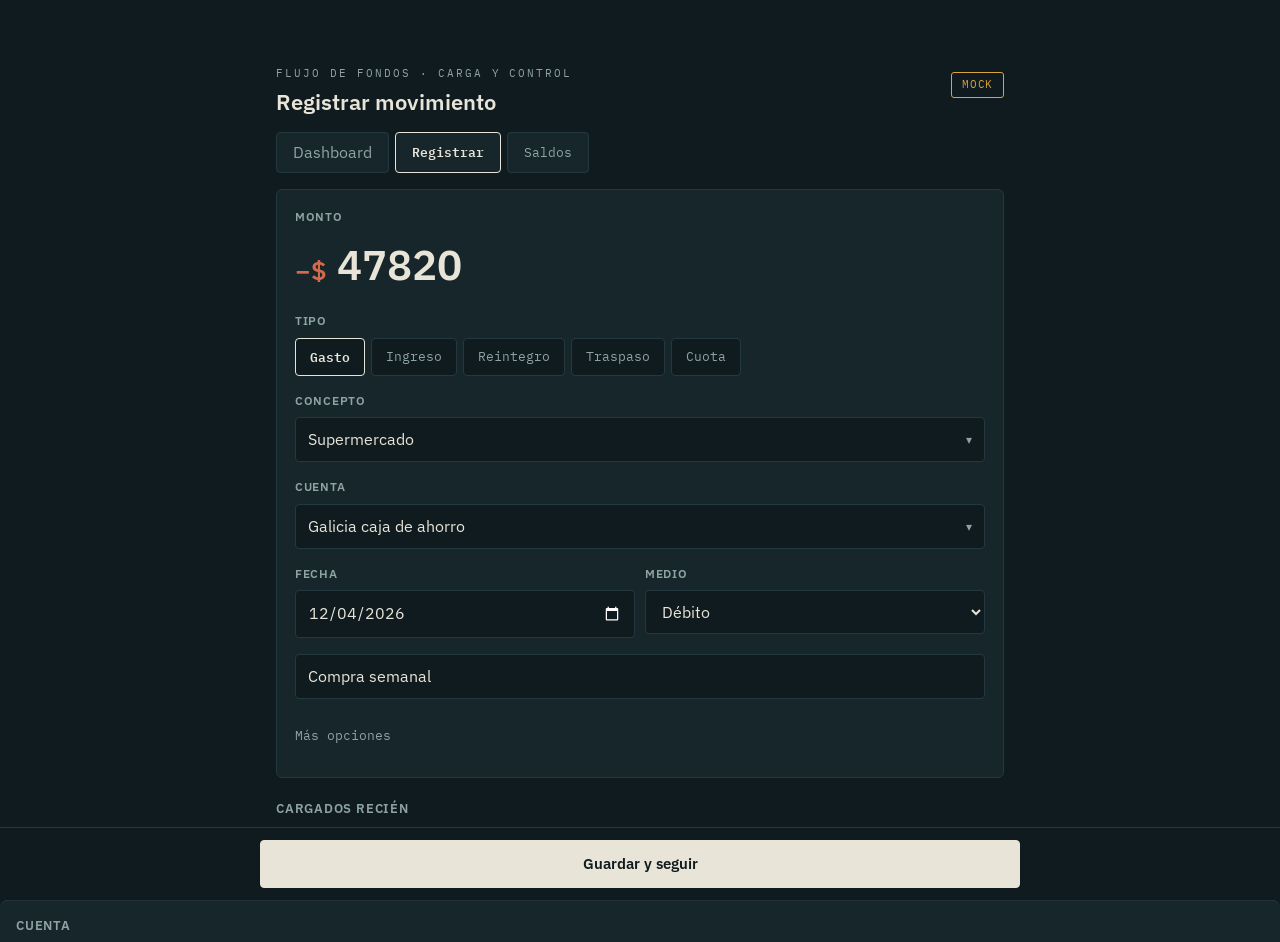
<file: demo-financeapp/index.html>
<!DOCTYPE html>
<html lang="es">
<head>
<meta charset="utf-8">
<meta name="viewport" content="width=device-width,initial-scale=1,viewport-fit=cover">
<title>Registrar — FinanceApp 2.0</title>
<link rel="preconnect" href="https://fonts.googleapis.com"><link rel="preconnect" href="https://fonts.gstatic.com" crossorigin><link href="https://fonts.googleapis.com/css2?family=IBM+Plex+Mono:wght@500;600&family=IBM+Plex+Sans:wght@400;500;600;700&display=swap" rel="stylesheet">
<style>
/* FinanceApp 2.0 — styles.css
   Mismo lenguaje visual que el Dashboard: paleta oscura, IBM Plex, bordes de 4-6px,
   nada de sombras. Las variables son exactamente las del Index.html del tablero,
   así las tres secciones se ven como una sola app.
   Mobile-first (§2.8): el escritorio es la misma pantalla en un viewport ancho. */

:root {
  --bg:      #0F1B1E;
  --surface: #16262B;
  --line:    #24393F;
  --text:    #E8E4D8;
  --muted:   #8FA3A3;
  --usd:     #7FBF8E;
  --riesgo:  #D26A4B;
  --estable: #D9A441;
  --optimo:  #7FBF8E;

  --egreso:   var(--riesgo);
  --ingreso:  var(--usd);
  --traspaso: #8AA9C4;

  --tap:      44px;
  --safe:     env(safe-area-inset-bottom, 0px);
  --safe-top: env(safe-area-inset-top, 0px);
}

* { box-sizing: border-box; margin: 0; padding: 0; -webkit-tap-highlight-color: transparent; }

body {
  background: var(--bg);
  color: var(--text);
  font-family: 'IBM Plex Sans', system-ui, -apple-system, sans-serif;
  -webkit-font-smoothing: antialiased;
  font-size: 16px;            /* 16px evita el zoom automático de iOS al enfocar */
  line-height: 1.45;
}

.mono, .monto-box input, .item .imp, .cta input, .conc .fila span:last-child {
  font-family: 'IBM Plex Mono', ui-monospace, Menlo, Consolas, monospace;
  font-variant-numeric: tabular-nums;
}

/* ---------------------------------------------------------------- layout */

.wrap {
  max-width: 760px;
  margin: 0 auto;
  padding: 20px 16px calc(96px + var(--safe));
}

.eyebrow {
  font-family: 'IBM Plex Mono', monospace; font-size: 11px; letter-spacing: .18em;
  color: var(--muted); text-transform: uppercase;
}
h1 { font-size: 22px; font-weight: 600; margin: 4px 0 14px; }

.encabezado { display: flex; align-items: flex-start; justify-content: space-between; gap: 12px; }

.badge {
  font-family: 'IBM Plex Mono', monospace; font-size: 11px; letter-spacing: .06em;
  text-transform: uppercase; padding: 4px 10px; border-radius: 3px;
  border: 1px solid var(--line); color: var(--muted); white-space: nowrap; margin-top: 6px;
}
.badge.mock { border-color: var(--estable); color: var(--estable); }

/* ---------------------------------------------------------------- nav */

.tabs { display: flex; gap: 6px; flex-wrap: wrap; margin-bottom: 16px; }
.tab {
  font-family: 'IBM Plex Mono', monospace; font-size: 13px;
  padding: 8px 16px; min-height: 38px;
  background: var(--surface); border: 1px solid var(--line); border-radius: 4px;
  color: var(--muted); cursor: pointer;
  transition: border-color .15s, color .15s;
  text-decoration: none; display: inline-flex; align-items: center;
}
.tab:hover { border-color: var(--muted); }
.tab[aria-pressed="true"] { color: var(--text); border-color: var(--text); font-weight: 600; }
.tab:focus-visible { outline: 2px solid var(--estable); outline-offset: 2px; }

/* ---------------------------------------------------------------- tarjetas */

.card {
  background: var(--surface); border: 1px solid var(--line); border-radius: 6px;
  padding: 18px; margin-bottom: 14px;
}

.field { margin-bottom: 16px; }
.field:last-child { margin-bottom: 0; }
label.lbl, h2 {
  display: block; font-size: 12px; font-weight: 600; color: var(--muted);
  text-transform: uppercase; letter-spacing: .06em; margin-bottom: 8px;
}
h2 { font-size: 13px; }

/* ---------------------------------------------------------------- monto */

.monto-box { display: flex; align-items: baseline; gap: 10px; }
.monto-box .signo { font-size: 26px; font-weight: 600; color: var(--muted); }
#monto {
  flex: 1; min-width: 0; width: 100%;
  font-size: 42px; font-weight: 600; line-height: 1;
  border: none; background: transparent; color: var(--text);
  padding: 4px 0;
}
#monto:focus { outline: none; }
#monto::placeholder { color: var(--line); }
.monto-box.egreso  .signo { color: var(--egreso); }
.monto-box.ingreso .signo { color: var(--ingreso); }
.monto-box.traspaso .signo { color: var(--traspaso); }

/* ---------------------------------------------------------------- controles */

.chips { display: flex; gap: 6px; flex-wrap: wrap; }
.chip {
  font-family: 'IBM Plex Mono', monospace; font-size: 13px;
  min-height: 36px; padding: 7px 14px;
  background: var(--bg); border: 1px solid var(--line); border-radius: 4px;
  color: var(--muted); cursor: pointer; transition: border-color .15s, color .15s;
}
.chip:hover { border-color: var(--muted); }
.chip[aria-pressed="true"] { color: var(--text); border-color: var(--text); font-weight: 600; }

.pick, input[type="text"], input:not([type]), input[type="date"], select {
  width: 100%; min-height: var(--tap);
  background: var(--bg); border: 1px solid var(--line); border-radius: 4px;
  color: var(--text); font: inherit; font-size: 16px; padding: 10px 12px;
}
.pick {
  display: flex; align-items: center; justify-content: space-between;
  gap: 8px; text-align: left; cursor: pointer;
}
.pick:hover { border-color: var(--muted); }
.pick .val { flex: 1; min-width: 0; overflow: hidden; text-overflow: ellipsis; white-space: nowrap; }
.pick .val.vacio { color: var(--muted); }
.pick .caret { color: var(--muted); font-size: 12px; }
.pick:focus-visible, input:focus-visible, select:focus-visible {
  outline: 2px solid var(--estable); outline-offset: 2px;
}
input[type="date"] { color-scheme: dark; }

.row2 { display: grid; grid-template-columns: 1fr 1fr; gap: 10px; }

details.mas summary {
  cursor: pointer; list-style: none; color: var(--muted);
  font-family: 'IBM Plex Mono', monospace; font-size: 13px;
  min-height: var(--tap); display: flex; align-items: center;
}
details.mas summary:hover { color: var(--text); }
details.mas summary::-webkit-details-marker { display: none; }
details.mas[open] summary { margin-bottom: 12px; }

/* ---------------------------------------------------------------- barra fija */

.barra {
  position: fixed; left: 0; right: 0; bottom: 0;
  padding: 12px 16px calc(12px + var(--safe));
  background: var(--bg); border-top: 1px solid var(--line);
}
.barra .inner { max-width: 760px; margin: 0 auto; }
.btn {
  width: 100%; min-height: 48px; border-radius: 4px; border: 1px solid var(--text);
  background: var(--text); color: var(--bg);
  font: inherit; font-size: 15px; font-weight: 600; cursor: pointer;
}
.btn[disabled] { opacity: .35; cursor: default; }
.btn.sec {
  background: var(--surface); color: var(--muted); border-color: var(--line);
  min-height: var(--tap); font-family: 'IBM Plex Mono', monospace; font-size: 13px;
}
.btn.sec:hover { border-color: var(--muted); color: var(--text); }

/* ---------------------------------------------------------------- hoja inferior */

.sheet-bg {
  position: fixed; inset: 0; background: rgba(0,0,0,.6);
  opacity: 0; pointer-events: none; transition: opacity .18s;
}
.sheet-bg.open { opacity: 1; pointer-events: auto; }

.sheet {
  position: fixed; left: 0; right: 0; bottom: 0;
  max-height: 82vh; display: flex; flex-direction: column;
  background: var(--surface); border-top: 1px solid var(--line);
  border-radius: 8px 8px 0 0;
  transform: translateY(100%); transition: transform .22s ease;
  padding-bottom: var(--safe); z-index: 50;
}
.sheet.open { transform: none; }
.sheet .head { padding: 16px 16px 10px; border-bottom: 1px solid var(--line); }
.sheet .head h2 { margin: 0 0 10px; }
.sheet .lista { overflow-y: auto; -webkit-overflow-scrolling: touch; }
.sheet .opt {
  display: flex; align-items: center; justify-content: space-between; gap: 10px;
  width: 100%; min-height: var(--tap); padding: 12px 16px;
  border: none; border-bottom: 1px solid var(--line);
  background: transparent; color: var(--text); font: inherit; font-size: 15px;
  text-align: left; cursor: pointer;
}
.sheet .opt:hover { background: var(--bg); }
.sheet .opt small {
  font-family: 'IBM Plex Mono', monospace; color: var(--muted); font-size: 11px; white-space: nowrap;
}
.sheet .grupo {
  padding: 12px 16px 5px; font-family: 'IBM Plex Mono', monospace;
  font-size: 10px; letter-spacing: .12em; text-transform: uppercase;
  color: var(--muted); background: var(--bg);
}

/* ---------------------------------------------------------------- listas */

.hoy h2 { margin: 22px 0 10px; }
.item {
  display: flex; align-items: center; gap: 10px;
  padding: 11px 14px; border: 1px solid var(--line); border-radius: 4px;
  background: var(--surface); margin-bottom: 6px;
}
.item .txt { flex: 1; min-width: 0; }
.item .txt b { display: block; font-size: 14px; font-weight: 500; }
.item .txt small { color: var(--muted); font-size: 11px; }
.item .imp { font-size: 14px; font-weight: 600; white-space: nowrap; }
.item.egreso   .imp { color: var(--egreso); }
.item.ingreso  .imp { color: var(--ingreso); }
.item.traspaso .imp { color: var(--traspaso); }
.item.anulado { opacity: .4; }
.item.anulado .imp { text-decoration: line-through; }
.item .x {
  border: none; background: transparent; color: var(--muted);
  font-size: 18px; width: var(--tap); height: var(--tap); cursor: pointer;
}
.item .x[disabled] { opacity: .3; cursor: default; }

/* ---------------------------------------------------------------- saldos */

.cta {
  display: flex; align-items: center; gap: 10px;
  background: var(--surface); border: 1px solid var(--line); border-radius: 4px;
  padding: 11px 14px; margin-bottom: 6px;
}
.cta .nom { flex: 1; min-width: 0; }
.cta .nom b { display: block; font-size: 14px; font-weight: 500; }
.cta .nom small { color: var(--muted); font-size: 11px; }
.cta input { width: 132px; flex: none; text-align: right; font-size: 15px; }
.cta .est { width: 18px; text-align: center; font-size: 15px; }
.cta.cierra   .est { color: var(--usd); }
.cta.nocierra .est { color: var(--riesgo); }

.conc {
  border: 1px solid var(--line); border-radius: 4px; background: var(--surface);
  padding: 14px; margin-bottom: 8px; font-size: 13px;
}
.conc b { font-size: 14px; }
.conc .fila { display: flex; justify-content: space-between; gap: 12px; margin-top: 5px; }
.conc.cierra   { border-left: 3px solid var(--usd); }
.conc.nocierra { border-left: 3px solid var(--riesgo); }

/* ---------------------------------------------------------------- avisos */

.toast {
  /* Arriba: abajo vive el botón de guardar, que es la zona del pulgar. */
  position: fixed; left: 12px; right: 12px; top: calc(10px + var(--safe-top));
  max-width: 736px; margin: 0 auto;
  display: flex; align-items: center; gap: 12px;
  padding: 13px 14px; border-radius: 4px;
  background: var(--text); color: var(--bg); font-size: 14px;
  transform: translateY(calc(-100% - 24px)); transition: transform .2s ease;
  z-index: 60; cursor: pointer;
}
.toast.open { transform: none; }
.toast.err { background: var(--riesgo); color: #fff; }
.toast .msg { flex: 1; min-width: 0; }
.toast button {
  border: none; background: transparent; color: inherit;
  font: inherit; font-weight: 700; text-decoration: underline; cursor: pointer;
}
.toast button[disabled] { opacity: .5; cursor: default; text-decoration: none; }
.toast .cerrar {
  flex: none; width: 28px; height: 28px; line-height: 1;
  font-size: 20px; opacity: .7; text-decoration: none;
}

.nota { font-size: 12px; color: var(--muted); margin-top: 8px; }
.nota.warn { color: var(--estable); }
.nota.aviso-doble {
  margin: 0; padding: 11px 13px; border-radius: 4px;
  background: var(--bg); border-left: 3px solid var(--traspaso);
  color: var(--text); font-size: 13px;
}

/* --------------------------------------------- build de demo */
#vistaDash{margin:0 -14px}
#vistaDash iframe{width:100%;height:calc(100vh - 190px);border:0;display:block;background:var(--bg)}
.tab#tabDash{font:inherit}

body{padding-top:46px}

</style>
</head>
<body>

<div class="wrap">

  <header class="encabezado">
    <div>
      <div class="eyebrow">Flujo de fondos · carga y control</div>
      <h1 id="titulo">Registrar movimiento</h1>
    </div>
    <span class="badge" id="badge">…</span>
  </header>

  <nav class="tabs" id="tabs">
    <button type="button" class="tab" id="tabDash" data-vista="dash" aria-pressed="false">Dashboard</button>
    <button type="button" class="tab" data-vista="reg" aria-pressed="true">Registrar</button>
    <button type="button" class="tab" data-vista="sal" aria-pressed="false">Saldos</button>
  </nav>

  <div id="vistaReg">

  <!-- ------------------------------------------------ formulario -->
  <form class="card" id="form" autocomplete="off">

    <div class="field">
      <label class="lbl" for="monto">Monto</label>
      <div class="monto-box egreso" id="montoBox">
        <span class="signo" id="signo">−$</span>
        <input id="monto" inputmode="decimal" placeholder="0" aria-label="Monto">
      </div>
      <p class="nota" id="notaMonto" hidden></p>
    </div>

    <div class="field">
      <label class="lbl">Tipo</label>
      <div class="chips" id="tipos" role="group" aria-label="Tipo de movimiento"></div>
    </div>

    <div class="field" id="fConcepto">
      <label class="lbl" for="bConcepto">Concepto</label>
      <button type="button" class="pick" id="bConcepto">
        <span class="val vacio">Elegir concepto</span><span class="caret">▾</span>
      </button>
    </div>

    <div class="field" id="fSub" hidden>
      <label class="lbl" for="bSub">Subcategoría</label>
      <button type="button" class="pick" id="bSub">
        <span class="val vacio">Elegir subcategoría</span><span class="caret">▾</span>
      </button>
    </div>

    <div class="field">
      <label class="lbl" for="bCuenta" id="lblCuenta">Cuenta</label>
      <button type="button" class="pick" id="bCuenta">
        <span class="val vacio">Elegir cuenta</span><span class="caret">▾</span>
      </button>
    </div>

    <div class="field" id="fDestino" hidden>
      <label class="lbl" for="bDestino">Cuenta destino</label>
      <button type="button" class="pick" id="bDestino">
        <span class="val vacio">Elegir destino</span><span class="caret">▾</span>
      </button>
    </div>

    <div class="field" id="fFci" hidden>
      <p class="nota aviso-doble" id="notaFci"></p>
    </div>

    <div class="field row2">
      <div>
        <label class="lbl" for="fecha">Fecha</label>
        <input type="date" id="fecha">
      </div>
      <div>
        <label class="lbl" for="medio">Medio</label>
        <select id="medio">
          <option value="">—</option>
          <option value="debito">Débito</option>
          <option value="transferencia">Transferencia</option>
          <option value="qr">QR / billetera</option>
          <option value="efectivo">Efectivo</option>
        </select>
      </div>
    </div>

    <div class="field">
      <button type="button" class="btn sec" id="bDesc">+ Descripción</button>
      <input type="text" id="desc" placeholder="Opcional" hidden>
    </div>

    <details class="mas" id="mas">
      <summary>Más opciones</summary>
      <div class="field row2">
        <div>
          <label class="lbl" for="moneda">Moneda</label>
          <select id="moneda"><option>ARS</option><option>USD</option></select>
        </div>
        <div>
          <label class="lbl" for="tc">TC aplicado</label>
          <input type="text" id="tc" inputmode="decimal" placeholder="Sólo si es USD">
        </div>
      </div>
      <div class="field">
        <label class="lbl" for="foto">Comprobante</label>
        <input type="file" id="foto" accept="image/*" capture="environment">
        <p class="nota">Se guarda en Drive a partir de F6. Por ahora no se sube.</p>
      </div>
    </details>

  </form>

  <!-- ------------------------------------------------ cargados hoy -->
  <section class="hoy">
    <h2>Cargados recién</h2>
    <div id="lista"><p class="nota">Todavía no cargaste nada en esta sesión.</p></div>
  </section>

  </div><!-- /vistaReg -->

  <!-- ---------------------------------------------- vista tablero -->
  <div id="vistaDash" hidden><iframe id="ifDash" title="Tablero"></iframe></div>

  <!-- ------------------------------------------------ vista saldos -->
  <div id="vistaSal" hidden>
    <div class="card">
      <div class="field">
        <label class="lbl" for="fechaSaldos">Fecha de la declaración</label>
        <input type="date" id="fechaSaldos">
      </div>
      <p class="nota">El saldo se copia de la app del banco. Es el único dato que
        viene de afuera del sistema, y por eso es el que audita.</p>
    </div>

    <div id="cuentasSaldos"><p class="nota">Cargando cuentas…</p></div>

    <section class="hoy">
      <h2>Última conciliación</h2>
      <div id="resConc"><p class="nota">Declará los saldos para ver si cierra.</p></div>
    </section>
  </div>

</div>

<!-- ------------------------------------------------ barra fija -->
<div class="barra">
  <div class="inner">
    <button class="btn" id="guardar" disabled>Guardar y seguir</button>
    <button class="btn" id="guardarSaldos" hidden>Guardar saldos</button>
  </div>
</div>

<!-- ------------------------------------------------ hoja inferior -->
<div class="sheet-bg" id="sheetBg"></div>
<div class="sheet" id="sheet" role="dialog" aria-modal="true">
  <div class="head">
    <h2 id="sheetTitulo">Elegir</h2>
    <input type="text" id="sheetBuscar" placeholder="Buscar…" aria-label="Buscar">
  </div>
  <div class="lista" id="sheetLista"></div>
</div>

<!-- ------------------------------------------------ toast -->
<div class="toast" id="toast" role="status">
  <span class="msg" id="toastMsg"></span>
  <button id="toastAccion" hidden>Deshacer</button>
  <button class="cerrar" id="toastCerrar" aria-label="Cerrar aviso">×</button>
</div>

<script>window.DASH_HTML = "<!DOCTYPE html>\n<html lang=\"es\">\n<head>\n<meta charset=\"UTF-8\">\n<meta name=\"viewport\" content=\"width=device-width, initial-scale=1\">\n<title>Flujo de Fondos<\/title>\n<link rel=\"preconnect\" href=\"https://fonts.googleapis.com\">\n<link href=\"https://fonts.googleapis.com/css2?family=IBM+Plex+Mono:wght@400;500;600&family=IBM+Plex+Sans:wght@400;500;600&display=swap\" rel=\"stylesheet\">\n<script src=\"https://cdnjs.cloudflare.com/ajax/libs/Chart.js/4.4.1/chart.umd.min.js\"><\/script>\n<style>\n  :root{\n    --bg:#0F1B1E; --surface:#16262B; --line:#24393F;\n    --text:#E8E4D8; --muted:#8FA3A3;\n    --usd:#7FBF8E; --riesgo:#D26A4B; --estable:#D9A441; --optimo:#7FBF8E;\n  }\n  *{box-sizing:border-box;margin:0;padding:0}\n  body{background:var(--bg);color:var(--text);font-family:'IBM Plex Sans',sans-serif;\n       -webkit-font-smoothing:antialiased;padding:20px 16px 48px;max-width:760px;margin:0 auto}\n  .mono{font-family:'IBM Plex Mono',monospace;font-variant-numeric:tabular-nums}\n\n  .eyebrow{font-family:'IBM Plex Mono',monospace;font-size:11px;letter-spacing:.18em;\n           color:var(--muted);text-transform:uppercase}\n  h1{font-size:22px;font-weight:600;margin:4px 0 14px}\n  .meta{display:flex;flex-wrap:wrap;gap:8px;align-items:center;margin-bottom:16px}\n  .chip{font-family:'IBM Plex Mono',monospace;font-size:12px;padding:4px 10px;\n        border:1px solid var(--line);border-radius:3px;color:var(--muted)}\n  .chip strong{color:var(--text);font-weight:600}\n\n  /* Selectores de escenario y per\u00edodo */\n  .selector{display:flex;gap:6px;flex-wrap:wrap;margin-bottom:10px}\n  .selector button{font-family:'IBM Plex Mono',monospace;font-size:13px;padding:7px 14px;\n        background:var(--surface);border:1px solid var(--line);border-radius:4px;\n        color:var(--muted);cursor:pointer;transition:border-color .15s,color .15s}\n  .selector button:hover{border-color:var(--muted)}\n  .selector button.on{color:var(--text);border-color:var(--text);font-weight:600}\n  .selector button:focus-visible{outline:2px solid var(--estable);outline-offset:2px}\n  .selector.periodos{margin-bottom:10px}\n  .selector.periodos button{font-size:12px;padding:5px 11px}\n  .selector.meses{margin-bottom:20px}\n  .selector.meses button{font-size:11px;padding:4px 8px}\n  .sel-label{font-size:10px;color:var(--muted);text-transform:uppercase;letter-spacing:.08em;\n             width:100%;margin-bottom:2px}\n\n  .card{background:var(--surface);border:1px solid var(--line);border-radius:6px;\n        padding:18px;margin-bottom:14px}\n  .kpi-label{font-size:12px;color:var(--muted);letter-spacing:.06em;text-transform:uppercase;margin-bottom:6px}\n  .kpi-usd{font-family:'IBM Plex Mono',monospace;font-size:42px;font-weight:600;\n           color:var(--usd);line-height:1;font-variant-numeric:tabular-nums}\n  .kpi-usd small{font-size:18px;color:var(--muted);font-weight:400}\n  .kpi-sub{font-size:12px;color:var(--muted);margin-top:8px}\n\n  .runway{margin-top:18px}\n  .runway-head{display:flex;justify-content:space-between;align-items:baseline;margin-bottom:6px}\n  .runway-val{font-family:'IBM Plex Mono',monospace;font-size:20px;font-weight:600}\n  .runway-track{position:relative;height:10px;background:var(--bg);border:1px solid var(--line);\n                border-radius:5px;overflow:visible}\n  .runway-fill{height:100%;border-radius:5px;background:var(--usd);transition:width .5s ease}\n  .runway-fill.bajo{background:var(--riesgo)}\n  .runway-umbral{position:absolute;top:-5px;bottom:-5px;width:2px;background:var(--text);opacity:.7}\n  .runway-umbral::after{content:'umbral 3m';position:absolute;top:auto;bottom:-20px;left:-16px;\n                        font-family:'IBM Plex Mono',monospace;font-size:10px;color:var(--muted);white-space:nowrap}\n  .runway{padding-bottom:14px}\n\n  .cinta{display:flex;gap:2px;margin-top:10px}\n  .cinta span{flex:1;height:26px;border-radius:2px;opacity:.85;cursor:pointer}\n  .cinta span.sel{outline:2px solid var(--text);outline-offset:1px;opacity:1}\n  .cinta-leyenda{display:flex;gap:14px;margin-top:8px;font-size:11px;color:var(--muted)}\n  .dot{display:inline-block;width:8px;height:8px;border-radius:2px;margin-right:5px;vertical-align:-1px}\n  .cinta-anios{display:flex;justify-content:space-between;font-family:'IBM Plex Mono',monospace;\n               font-size:10px;color:var(--muted);margin-top:4px}\n\n  .chart-wrap{position:relative;height:230px}\n  h2{font-size:13px;font-weight:600;letter-spacing:.06em;text-transform:uppercase;\n     color:var(--muted);margin-bottom:12px}\n  h2 .alcance{font-weight:400;text-transform:none;letter-spacing:0}\n\n  .kpi-doble{display:flex;gap:28px;flex-wrap:wrap;align-items:flex-end;margin-top:4px}\n  .kpi-ars{font-family:'IBM Plex Mono',monospace;font-size:26px;font-weight:600;\n           line-height:1.1;font-variant-numeric:tabular-nums}\n  .kpi-sub2{font-size:11px;color:var(--muted);margin-top:5px;letter-spacing:.04em}\n\n  .grid{display:grid;grid-template-columns:repeat(auto-fit,minmax(130px,1fr));gap:10px}\n  .mini{background:var(--bg);border:1px solid var(--line);border-radius:4px;padding:10px 12px;text-align:center}\n  .mini .l{font-size:10px;color:var(--muted);text-transform:uppercase;letter-spacing:.05em}\n  .mini .v{font-family:'IBM Plex Mono',monospace;font-size:15px;font-weight:500;margin-top:3px}\n  .neg{color:var(--riesgo)} .pos{color:var(--usd)}\n\n  .obj{margin-bottom:12px}\n  .obj:last-child{margin-bottom:0}\n  .obj-head{display:flex;justify-content:space-between;font-size:13px;margin-bottom:5px}\n  .obj-track{height:7px;background:var(--bg);border:1px solid var(--line);border-radius:4px;overflow:hidden}\n  .obj-fill{height:100%;background:var(--estable);border-radius:4px}\n  .obj-fill.full{background:var(--usd)}\n\n  footer{margin-top:22px;font-size:11px;color:var(--muted);text-align:center;line-height:1.6}\n  #preview-banner{display:none;background:var(--estable);color:#0F1B1E;font-size:12px;\n                  font-weight:600;padding:8px 12px;border-radius:4px;margin-bottom:16px;text-align:center}\n  #cargando{text-align:center;color:var(--muted);padding:60px 0;font-family:'IBM Plex Mono',monospace;font-size:13px}\n  @media (prefers-reduced-motion: reduce){ .runway-fill{transition:none} }\n<\/style>\n<\/head>\n<body>\n\n<div id=\"preview-banner\">VISTA PREVIA LOCAL \u2014 datos de ejemplo, no del archivo<\/div>\n<div id=\"cargando\">consultando el tablero y recalculando los tres escenarios\u2026<\/div>\n\n<div id=\"app\" style=\"display:none\">\n  <div class=\"eyebrow\">Informe de gesti\u00f3n \u00b7 solo lectura<\/div>\n  <h1>Flujo de Fondos<\/h1>\n  <div class=\"meta\">\n    <span class=\"chip\">Consulta <strong id=\"generado\" class=\"mono\">\u2014<\/strong><\/span>\n  <\/div>\n\n  <!-- KPI norte -->\n  <div class=\"card\">\n    <div class=\"kpi-label\">Posici\u00f3n proyectada \u00b7 a <span id=\"kpiMes\" class=\"mono\" style=\"color:var(--text)\">\u2014<\/span><\/div>\n    <div class=\"kpi-doble\">\n      <div>\n        <div class=\"kpi-usd\"><span id=\"fondoUSD\">\u2014<\/span> <small>USD<\/small><\/div>\n        <div class=\"kpi-sub2\">Fondo acumulado \u00b7 ahorro y cobertura<\/div>\n      <\/div>\n      <div>\n        <div class=\"kpi-ars\"><span id=\"fondoConting\">\u2014<\/span><\/div>\n        <div class=\"kpi-sub2\">Caja en pesos \u00b7 saldo l\u00edquido del mes<\/div>\n      <\/div>\n    <\/div>\n\n    <div class=\"runway\">\n      <div class=\"runway-head\">\n        <span class=\"kpi-label\" style=\"margin:0\">Margen de cobertura<\/span>\n        <span class=\"runway-val mono\"><span id=\"margen\">\u2014<\/span> <span style=\"font-size:12px;color:var(--muted)\">meses<\/span><\/span>\n      <\/div>\n      <div class=\"runway-track\">\n        <div class=\"runway-fill\" id=\"runwayFill\" style=\"width:0%\"><\/div>\n        <div class=\"runway-umbral\" id=\"runwayUmbral\"><\/div>\n      <\/div>\n    <\/div>\n  <\/div>\n\n  <!-- Cinta de liquidez -->\n  <div class=\"card\">\n    <h2>Estado de liquidez, mes a mes<\/h2>\n    <div class=\"cinta\" id=\"cinta\"><\/div>\n    <div class=\"cinta-anios\" id=\"cintaAnios\"><\/div>\n    <div class=\"cinta-leyenda\">\n      <span><i class=\"dot\" style=\"background:var(--riesgo)\"><\/i>Riesgo<\/span>\n      <span><i class=\"dot\" style=\"background:var(--estable)\"><\/i>Estable<\/span>\n      <span><i class=\"dot\" style=\"background:var(--optimo)\"><\/i>\u00d3ptimo<\/span>\n    <\/div>\n  <\/div>\n\n  <div class=\"selector\" id=\"selEscenarios\" role=\"tablist\" aria-label=\"Escenario\">\n    <span class=\"sel-label\">Escenario<\/span>\n  <\/div>\n  <div class=\"selector periodos\" id=\"selPeriodos\" role=\"tablist\" aria-label=\"Per\u00edodo\">\n    <span class=\"sel-label\">Per\u00edodo<\/span>\n  <\/div>\n  <div class=\"selector meses\" id=\"selMeses\" role=\"tablist\" aria-label=\"Mes\" style=\"display:none\"><\/div>\n\n  <div class=\"card\">\n    <h2>Fondo acumulado y compra mensual <span class=\"alcance\">\u00b7 USD<\/span><\/h2>\n    <div class=\"chart-wrap\"><canvas id=\"chartUSD\"><\/canvas><\/div>\n  <\/div>\n\n  <div class=\"card\">\n    <h2>Ingresos vs. gastos <span class=\"alcance\">\u00b7 ARS<\/span><\/h2>\n    <div class=\"chart-wrap\"><canvas id=\"chartFlujo\"><\/canvas><\/div>\n  <\/div>\n\n  <div class=\"card\">\n    <h2>Margen de cobertura vs. umbral<\/h2>\n    <div class=\"chart-wrap\"><canvas id=\"chartMargen\"><\/canvas><\/div>\n  <\/div>\n\n  <div class=\"card\">\n    <h2>Promedios mensuales (ARS) <span class=\"alcance\" id=\"alcanceProm\"><\/span><\/h2>\n    <div class=\"grid\">\n      <div class=\"mini\"><div class=\"l\">Ingresos<\/div><div class=\"v\" id=\"pIng\">\u2014<\/div><\/div>\n      <div class=\"mini\"><div class=\"l\">Egresos fijos<\/div><div class=\"v\" id=\"pEgr\">\u2014<\/div><\/div>\n      <div class=\"mini\"><div class=\"l\">Cuotas y pr\u00e9stamos<\/div><div class=\"v\" id=\"pCuo\">\u2014<\/div><\/div>\n      <div class=\"mini\"><div class=\"l\">Tasa de ahorro<\/div><div class=\"v\" id=\"pTas\">\u2014<\/div><\/div>\n      <div class=\"mini\"><div class=\"l\">Flujo neto<\/div><div class=\"v\" id=\"pFlu\">\u2014<\/div><\/div>\n    <\/div>\n  <\/div>\n\n  <div class=\"card\">\n    <h2>Cobertura de objetivos <span class=\"alcance\" id=\"alcanceObj\"><\/span><\/h2>\n    <div id=\"objetivos\"><\/div>\n  <\/div>\n\n  <footer>\n    Fuente: TABLERO_CONTROL del Google Sheet \u00b7 los tres escenarios se recalculan al cargar; el archivo queda en su escenario original.<br>\n    El registro y los supuestos se editan en el Sheet, no ac\u00e1.\n  <\/footer>\n<\/div>\n\n<script>\nconst UMBRAL = 3, RUNWAY_MAX = 12;\nconst cssVar = n => getComputedStyle(document.documentElement).getPropertyValue(n).trim();\nconst colorEstado = e => ({'Riesgo':cssVar('--riesgo'),'Estable':cssVar('--estable'),'\u00d3ptimo':cssVar('--optimo')})[e] || cssVar('--line');\n\nconst fmt0   = v => Math.round(v).toLocaleString('es-AR');                       // sin decimales\nconst fmtUSD = v => fmt0(v);\nconst fmtARS = v => '$ ' + (Math.abs(v)>=1e6 ? (v/1e6).toLocaleString('es-AR',{maximumFractionDigits:2})+' M' : fmt0(v));\nconst fmtK   = v => Math.abs(v)>=1e6 ? '$ '+(v/1e6).toLocaleString('es-AR',{maximumFractionDigits:1})+' M'\n                 : Math.abs(v)>=1e3 ? '$ '+(v/1e3).toLocaleString('es-AR',{maximumFractionDigits:0})+' K'\n                 : '$ '+fmt0(v);\nconst fmtPct = v => (v*100).toLocaleString('es-AR',{maximumFractionDigits:1})+' %';\nconst fmtMes = ym => { const [y,m]=ym.split('-');\n  return ['ene','feb','mar','abr','may','jun','jul','ago','sep','oct','nov','dic'][+m-1]+' '+y.slice(2); };\nconst mesCorto = ym => fmtMes(ym).split(' ')[0];\nconst hoyYM = () => { const d=new Date(); return d.getFullYear()+'-'+String(d.getMonth()+1).padStart(2,'0'); };\nconst mesIdx = ym => { const [y,m]=ym.split('-').map(Number); return y*12+m; };\n// Si el mes pedido no existe en la serie visible, devuelve el m\u00e1s cercano disponible\nfunction ajustarMes(deseado, serie){\n  if (serie.some(s=>s.fecha===deseado)) return deseado;\n  let mejor = serie[serie.length-1].fecha, dist = Infinity;\n  serie.forEach(s=>{ const d = Math.abs(mesIdx(s.fecha)-mesIdx(deseado));\n    if (d < dist){ dist = d; mejor = s.fecha; } });\n  return mejor;\n}\n\n// ---------- Estado de la app ----------\nlet DATA = null;\nlet escenarioVisto = null;\nlet periodoVisto = 'Todo';\nlet mesVisto = null;                 // mes navegado; por defecto, el \u00faltimo del per\u00edodo visible\nlet charts = { usd:null, flujo:null, margen:null };\n\n// L\u00ednea vertical sutil: marca el mes navegado por defecto, o el punto bajo el cursor\nconst lineaMes = {\n  id: 'lineaMes',\n  afterDraw(chart){\n    let x = null;\n    const act = chart.tooltip && chart.tooltip.getActiveElements ? chart.tooltip.getActiveElements() : [];\n    if (act.length) x = act[0].element.x;\n    else if (chart.$mesIdx != null) {\n      const p = chart.getDatasetMeta(0).data[chart.$mesIdx];\n      if (p) x = p.x;\n    }\n    if (x == null) return;\n    const {ctx, chartArea:{top,bottom}} = chart;\n    ctx.save();\n    ctx.strokeStyle = 'rgba(232,228,216,.28)';\n    ctx.lineWidth = 1;\n    ctx.setLineDash([3,4]);\n    ctx.beginPath(); ctx.moveTo(x,top); ctx.lineTo(x,bottom); ctx.stroke();\n    ctx.restore();\n  }\n};\n\nfunction iniciar(d){\n  DATA = d;\n  escenarioVisto = d.escenarioActivo;\n  document.getElementById('cargando').style.display='none';\n  document.getElementById('app').style.display='block';\n  document.getElementById('generado').textContent = d.generadoEl;\n\n  // Botonera de escenarios\n  const se = document.getElementById('selEscenarios');\n  d.escenarios.forEach(esc=>{\n    const b = document.createElement('button');\n    b.textContent = esc;\n    b.dataset.esc = esc;\n    b.onclick = ()=>{ escenarioVisto = esc; pintar(); };\n    se.appendChild(b);\n  });\n\n  // Botonera de per\u00edodos: a\u00f1os presentes en la serie + Todo\n  const anios = [...new Set(d.porEscenario[escenarioVisto].serie.map(s=>s.fecha.slice(0,4)))];\n  const sp = document.getElementById('selPeriodos');\n  ['Todo', ...anios].forEach(per=>{\n    const b = document.createElement('button');\n    b.textContent = per;\n    b.dataset.per = per;\n    b.onclick = ()=>{\n      periodoVisto = per;\n      if (per === 'Todo') mesVisto = hoyYM();                 // el presente como referencia\n      else if (mesVisto) mesVisto = per + '-' + mesVisto.slice(5); // mismo mes, otro a\u00f1o\n      pintar();\n    };\n    sp.appendChild(b);\n  });\n\n  crearCharts();\n  pintar();\n}\n\nfunction serieVisible(){\n  const s = DATA.porEscenario[escenarioVisto].serie;\n  return periodoVisto==='Todo' ? s : s.filter(x=>x.fecha.slice(0,4)===periodoVisto);\n}\n\nfunction pintar(){\n  const esc = DATA.porEscenario[escenarioVisto];\n  const serie = serieVisible();\n\n  // Estado visual de botoneras\n  document.querySelectorAll('#selEscenarios button').forEach(b=>\n    b.classList.toggle('on', b.dataset.esc===escenarioVisto));\n  document.querySelectorAll('#selPeriodos button').forEach(b=>\n    b.classList.toggle('on', b.dataset.per===periodoVisto));\n\n  // KPIs del mes navegado (por defecto, el mes calendario actual)\n  mesVisto = ajustarMes(mesVisto || hoyYM(), serie);\n  const punto = serie.find(s=>s.fecha===mesVisto);\n  document.getElementById('kpiMes').textContent = fmtMes(punto.fecha);\n  document.getElementById('fondoUSD').textContent = fmtUSD(punto.fondoUSD);\n  const conting = isFinite(punto.fondoContingARS) ? punto.fondoContingARS : esc.kpis.fondoContingARS;\n  document.getElementById('fondoConting').textContent = isFinite(conting) ? fmtARS(conting) : '\u2014';\n  document.getElementById('margen').textContent = punto.margen.toLocaleString('es-AR',{maximumFractionDigits:1});\n  const fill = document.getElementById('runwayFill');\n  fill.style.width = Math.min(punto.margen/RUNWAY_MAX,1)*100 + '%';\n  fill.classList.toggle('bajo', punto.margen < UMBRAL);\n\n  // Chips de mes: visibles solo cuando hay un a\u00f1o elegido\n  const sm = document.getElementById('selMeses');\n  if (periodoVisto === 'Todo') {\n    sm.style.display = 'none';\n  } else {\n    sm.style.display = 'flex';\n    sm.innerHTML = '<span class=\"sel-label\">Mes<\/span>';\n    serie.forEach(s=>{\n      const b = document.createElement('button');\n      b.textContent = mesCorto(s.fecha);\n      b.classList.toggle('on', s.fecha === mesVisto);\n      b.onclick = ()=>{ mesVisto = s.fecha; pintar(); };\n      sm.appendChild(b);\n    });\n  }\n  document.getElementById('runwayUmbral').style.left = (UMBRAL/RUNWAY_MAX*100)+'%';\n\n  // Cinta de liquidez del per\u00edodo visible\n  const cinta = document.getElementById('cinta');\n  cinta.innerHTML = '';\n  serie.forEach(s=>{\n    const el = document.createElement('span');\n    el.style.background = colorEstado(s.estado);\n    el.title = fmtMes(s.fecha)+' \u00b7 '+s.estado+' \u00b7 '+s.margen.toFixed(1)+' m';\n    if (s.fecha === mesVisto) el.classList.add('sel');\n    el.onclick = ()=>{ mesVisto = s.fecha; pintar(); };\n    cinta.appendChild(el);\n  });\n  const anios = [...new Set(serie.map(s=>s.fecha.slice(0,4)))];\n  document.getElementById('cintaAnios').innerHTML = anios.map(a=>'<span>'+a+'<\/span>').join('');\n\n  // Gr\u00e1ficos\n  const labels = serie.map(s=>fmtMes(s.fecha));\n  const mi = serie.findIndex(s=>s.fecha===mesVisto);\n  charts.usd.$mesIdx = mi; charts.flujo.$mesIdx = mi; charts.margen.$mesIdx = mi;\n  charts.usd.data.labels = labels;\n  charts.usd.data.datasets[0].data = serie.map(s=>s.fondoUSD);\n  // Compra USD del mes: ARS convertidos al TC de la columna M; sin TC no se dibuja el punto\n  charts.usd.data.datasets[1].data = serie.map(s=> s.tc>0 ? s.compraUSDARS/s.tc : null);\n  charts.usd.update();\n  charts.flujo.data.labels = labels;\n  charts.flujo.data.datasets[0].data = serie.map(s=>s.ingresos);\n  charts.flujo.data.datasets[1].data = serie.map(s=>s.egresos + s.cuotas);\n  charts.flujo.update();\n  charts.margen.data.labels = labels;\n  charts.margen.data.datasets[0].data = serie.map(s=>s.margen);\n  charts.margen.data.datasets[1].data = serie.map(()=>UMBRAL);\n  charts.margen.update();\n\n  // Promedios recalculados sobre el per\u00edodo visible\n  const n = serie.length || 1;\n  const avg = f => serie.reduce((a,s)=>a+f(s),0)/n;\n  document.getElementById('alcanceProm').textContent =\n    periodoVisto==='Todo' ? '\u00b7 horizonte completo' : '\u00b7 '+periodoVisto;\n  document.getElementById('pIng').textContent = fmtARS(avg(s=>s.ingresos));\n  document.getElementById('pEgr').textContent = fmtARS(avg(s=>s.egresos));\n  document.getElementById('pCuo').textContent = fmtARS(avg(s=>s.cuotas));\n  const tasa = avg(s=>s.tasaAhorro), flujo = avg(s=>s.flujoNeto);\n  const tas = document.getElementById('pTas');\n  tas.textContent = fmtPct(tasa);\n  tas.className = 'v ' + (tasa>=0?'pos':'neg');\n  const flu = document.getElementById('pFlu');\n  flu.textContent = fmtARS(flujo);\n  flu.className = 'v ' + (flujo>=0?'pos':'neg');\n\n  // Objetivos: cobertura del fondo del mes navegado sobre cada monto objetivo (USD)\n  document.getElementById('alcanceObj').textContent = '\u00b7 a ' + fmtMes(punto.fecha);\n  const cont = document.getElementById('objetivos');\n  cont.innerHTML = '';\n  esc.objetivos.forEach(o=>{\n    // El tablero guarda cobertura al mes de G3; el monto objetivo se despeja: objetivo = D7 / cobertura\n    const objetivoUSD = (o.cobertura && isFinite(o.cobertura) && o.cobertura > 0 && esc.kpis.fondoUSD > 0)\n      ? esc.kpis.fondoUSD / o.cobertura : null;\n    const sinDato = !objetivoUSD || !isFinite(objetivoUSD);\n    const pct = sinDato ? 0 : Math.max(0, punto.fondoUSD / objetivoUSD);\n    const detalle = sinDato ? 'sin dato en el tablero'\n                            : fmtPct(pct)+' de USD '+fmt0(objetivoUSD);\n    const div = document.createElement('div');\n    div.className = 'obj';\n    div.innerHTML =\n      '<div class=\"obj-head\"><span>'+o.nombre+'<\/span>'+\n      '<span class=\"mono\">'+detalle+'<\/span><\/div>'+\n      '<div class=\"obj-track\"><div class=\"obj-fill'+(pct>=1?' full':'')+\n      '\" style=\"width:'+Math.min(pct,1)*100+'%\"><\/div><\/div>';\n    cont.appendChild(div);\n  });\n}\n\nfunction crearCharts(){\n  const gridCol = cssVar('--line'), tickCol = cssVar('--muted');\n  const base = tooltipFmt => ({\n    responsive:true, maintainAspectRatio:false, animation:{duration:300},\n    interaction:{mode:'index', intersect:false},\n    plugins:{ legend:{display:false},\n      tooltip:{ callbacks:{ label: ctx => tooltipFmt(ctx.parsed.y) } } },\n    scales:{ x:{grid:{color:gridCol},ticks:{color:tickCol,maxTicksLimit:8,font:{family:'IBM Plex Mono',size:10}}},\n             y:{grid:{color:gridCol},ticks:{color:tickCol,font:{family:'IBM Plex Mono',size:10},\n                callback:v=>fmt0(v)}} }\n  });\n\n  charts.usd = new Chart(document.getElementById('chartUSD'),{\n    type:'line',\n    data:{labels:[], datasets:[\n      { label:'Fondo acumulado', data:[], borderColor:cssVar('--usd'),\n        backgroundColor:'rgba(127,191,142,.12)', fill:true, borderWidth:2, pointRadius:0,\n        pointHitRadius:12, tension:.25 },\n      { label:'Compra USD del mes', data:[], borderColor:cssVar('--estable'),\n        borderWidth:1.5, borderDash:[6,4], pointRadius:0, pointHitRadius:12,\n        tension:.25 }\n    ]},\n    options: (()=>{ const o = base(v => fmt0(v)+' USD');\n      o.plugins.legend = { display:true, labels:{ color:tickCol, boxWidth:14, boxHeight:2,\n        font:{family:'IBM Plex Sans', size:11} } };\n      o.plugins.tooltip.callbacks.label = ctx => ctx.dataset.label+': '+fmt0(ctx.parsed.y)+' USD';\n      return o; })(),\n    plugins: [lineaMes]\n  });\n\n  charts.flujo = new Chart(document.getElementById('chartFlujo'),{\n    type:'line',\n    data:{labels:[], datasets:[\n      { label:'Ingresos',   data:[], borderColor:cssVar('--usd'),     borderWidth:2, pointRadius:0, pointHitRadius:12, tension:.25 },\n      { label:'Gastos',     data:[], borderColor:cssVar('--riesgo'),  borderWidth:2, pointRadius:0, pointHitRadius:12, tension:.25 }\n    ]},\n    options: (()=>{ const o = base(v=>v);\n      o.plugins.legend = { display:true, labels:{ color:tickCol, boxWidth:14, boxHeight:2,\n        font:{family:'IBM Plex Sans', size:11} } };\n      o.plugins.tooltip.callbacks.label = ctx => ctx.dataset.label+': '+fmtK(ctx.parsed.y);\n      o.scales.y.ticks.callback = v => fmtK(v);\n      return o; })(),\n    plugins: [lineaMes]\n  });\n\n  charts.margen = new Chart(document.getElementById('chartMargen'),{\n    type:'line',\n    data:{labels:[], datasets:[\n      { data:[], borderColor:cssVar('--estable'), borderWidth:2, pointRadius:0,\n        pointHitRadius:12, tension:.25 },\n      { data:[], borderColor:cssVar('--text'), borderWidth:1, borderDash:[5,5], pointRadius:0 }\n    ]},\n    options: (()=>{ const o = base(v => v.toLocaleString('es-AR',{maximumFractionDigits:1})+' meses');\n      o.plugins.tooltip.filter = i => i.datasetIndex===0;   // el umbral no muestra tooltip\n      o.scales.y.ticks.callback = v => v;                    // meses, escala chica\n      return o; })(),\n    plugins: [lineaMes]\n  });\n}\n\nfunction fallo(err){\n  document.getElementById('cargando').textContent = 'No se pudo leer el tablero: '+ (err && err.message || err);\n}\n\n// ---------- Arranque ----------\nif (typeof google !== 'undefined' && google.script) {\n  google.script.run.withSuccessHandler(iniciar).withFailureHandler(fallo).getDashboardData();\n} else {\n  document.getElementById('preview-banner').style.display='block';\n  const meses=[], ini=new Date(2025,10,1);\n  for(let i=0;i<50;i++){ const f=new Date(ini.getFullYear(),ini.getMonth()+i,1);\n    meses.push(f.getFullYear()+'-'+String(f.getMonth()+1).padStart(2,'0')); }\n  const arma = factor => {\n    let usd=0;\n    const serie = meses.map((m,i)=>{ usd += (i<4?0 : (400+i*45)*factor);\n      const margen = Math.max(.3, usd/(2800 - i*10));\n      return { fecha:m, ingresos:(5000000+i*60000)*factor, egresos:2300000+i*20000,\n               cuotas:i<38?850000:0, tasaAhorro:.05+.01*i*factor, flujoNeto:(i%7===0?-1:1)*(300000+i*40000),\n               fondoContingARS:500000, compraUSDARS:(i<4?0:(600000+i*35000)*factor),\n               fondoUSD:usd, tc:1480+i*15, fondoARS:usd*(1480+i*15), margen,\n               estado: margen<1.5?'Riesgo': margen<8?'Estable':'\u00d3ptimo' }; });\n    const u = serie[49];\n    return { kpis:{fondoUSD:u.fondoUSD, margenMeses:u.margen, fondoContingARS:500000},\n             objetivos:[{nombre:'Viaje',cobertura:19.56*factor},{nombre:'Depto',cobertura:1.30*factor},\n                        {nombre:'Casa',cobertura:0.78*factor}], serie };\n  };\n  iniciar({ escenarios:['Pesimista','Base','Optimista'], escenarioActivo:'Base',\n    mesSeleccionado:meses[49],\n    porEscenario:{ Pesimista:arma(.55), Base:arma(1), Optimista:arma(1.45) },\n    generadoEl:'vista previa' });\n}\n<\/script>\n<\/body>\n<\/html>\n";</script>
<script>
/**
 * FinanceApp 2.0 — api.js
 *
 * Única puerta de salida de datos del front. Dos adaptadores intercambiables:
 *   · MockAdapter — datos de ejemplo, para iterar en el navegador sin Google.
 *   · GasAdapter  — google.script.run envuelto en promesas.
 *
 * Ningún otro archivo llama a Google directamente. Esta capa es lo que hace
 * barata la eventual mudanza a otro hosting (ver §2.10 del documento).
 */

(function (global) {
  'use strict';

  // ---------------------------------------------------------------- GAS

  /**
   * Las funciones srv* del server devuelven STRING JSON, no objetos: Apps Script
   * serializa los objetos por su cuenta y ante cualquier valor que no le gusta
   * devuelve null sin avisar. Mandar JSON hace el transporte predecible.
   */
  function gasCall(fn, args) {
    return new Promise(function (resolve, reject) {
      google.script.run
        .withSuccessHandler(function (txt) {
          if (txt === null || txt === undefined) {
            return reject(new Error('El servidor no devolvió nada. Revisá el registro de ejecuciones.'));
          }
          try { resolve(typeof txt === 'string' ? JSON.parse(txt) : txt); }
          catch (e) { reject(new Error('Respuesta ilegible del servidor: ' + String(txt).slice(0, 120))); }
        })
        .withFailureHandler(function (err) { reject(new Error(err && err.message || String(err))); })
        [fn].apply(null, args || []);
    });
  }

  var GasAdapter = {
    modo: 'vivo',
    getCatalogos: function () { return gasCall('srvGetCatalogos'); },
    appendMovimientos: function (lote, opts) { return gasCall('srvAppendMovimientos', [lote, opts || {}]); },
    appendCompraTarjeta: function (c, opts) { return gasCall('srvAppendCompraTarjeta', [c, opts || {}]); },
    declararSaldos: function (l, opts) { return gasCall('srvDeclararSaldos', [l, opts || {}]); },
    anularMovimiento: function (id, motivo) { return gasCall('srvAnularMovimiento', [id, motivo]); },
    getUltimosMovimientos: function (n) { return gasCall('srvUltimosMovimientos', [n]); },
    estadoSaldos: function () { return gasCall('srvEstadoSaldos'); },
    registrarRendimiento: function (c, m) { return gasCall('srvRegistrarRendimiento', [c, m]); }
  };

  // ---------------------------------------------------------------- MOCK

  var MOCK_CUENTAS = [
    { id: 'galicia_ars', nombre: 'Galicia caja de ahorro', tipo: 'banco', moneda: 'ARS', concilia: 'si', activo: 'si' },
    { id: 'galicia_usd', nombre: 'Galicia caja de ahorro USD', tipo: 'banco', moneda: 'USD', concilia: 'si', activo: 'si' },
    { id: 'fima', nombre: 'FIMA', tipo: 'fci', moneda: 'ARS', concilia: 'si', activo: 'si' },
    { id: 'mercadopago', nombre: 'MercadoPago', tipo: 'billetera', moneda: 'ARS', concilia: 'si', activo: 'si' },
    { id: 'efectivo', nombre: 'Efectivo', tipo: 'efectivo', moneda: 'ARS', concilia: 'si', activo: 'si' }
  ];

  var MOCK_CONCEPTOS = [
    ['Sueldo', 2, 'INGRESOS', 'no'], ['Imp. Ganancias', 3, 'INGRESOS', 'no'],
    ['Bono/Vacaciones/Regalos/Aum. retroactivo', 4, 'INGRESOS', 'no'],
    ['Alquiler Joaco', 5, 'INGRESOS', 'no'], ['SAC', 7, 'INGRESOS', 'no'],
    ['Alquiler', 9, 'EGRESOS', 'si'], ['Gastos Alquiler', 10, 'EGRESOS', 'si'],
    ['Luz', 11, 'EGRESOS', 'si'], ['Gas', 12, 'EGRESOS', 'si'], ['Agua', 13, 'EGRESOS', 'si'],
    ['Celular', 14, 'EGRESOS', 'si'], ['Celular abuela', 15, 'EGRESOS', 'si'],
    ['Internet', 16, 'EGRESOS', 'si'], ['Spotify', 17, 'EGRESOS', 'si'], ['IA', 18, 'EGRESOS', 'si'],
    ['Seguros', 19, 'EGRESOS', 'si'], ['Gastos Auto', 20, 'EGRESOS', 'si'],
    ['Patente/Inmobiliario', 21, 'EGRESOS', 'si'], ['Teatro', 22, 'EGRESOS', 'si'],
    ['Futurock', 23, 'EGRESOS', 'si'], ['Verdulería', 24, 'EGRESOS', 'si'],
    ['Carnicería', 25, 'EGRESOS', 'si'], ['Supermercado', 26, 'EGRESOS', 'si'],
    ['Ida a la oficina', 27, 'EGRESOS', 'si'], ['Farmacia', 28, 'EGRESOS', 'si'],
    ['Regalos cumples', 29, 'EGRESOS', 'si'], ['Delivery/Pedidos', 30, 'EGRESOS', 'si'],
    ['Salidas', 31, 'EGRESOS', 'si'], ['Cigarrillos', 32, 'EGRESOS', 'si'],
    ['Flores', 33, 'EGRESOS', 'si'], ['Peluquería', 34, 'EGRESOS', 'si'],
    ['Limpieza', 35, 'EGRESOS', 'si'], ['Resto Extra', 36, 'EGRESOS', 'si'],
    ['Gastos Extra', 37, 'EGRESOS', 'si'], ['TC Mamá', 38, 'EGRESOS', 'no'],
    ['TC Galicia', 39, 'EGRESOS', 'no'],
    ['Cuota Préstamo MercadoPago', 41, 'DEUDA', 'no'], ['Cuota Préstamo Galicia', 42, 'DEUDA', 'no'],
    ['Cuota Préstamo Anses', 43, 'DEUDA', 'no'], ['Cuota Préstamo Provincia', 44, 'DEUDA', 'no']
  ].map(function (c) {
    return { concepto: c[0], fila: c[1], bloque: c[2], admite_reintegro: c[3], activo: 'si' };
  });

  var MOCK_SUBS = ['Viaje a Bolivar', 'Almuerzo home office', 'Veterinario Albus', 'Plantas',
    'Libros', 'Regalos', 'Ropa', 'Hogar', 'Panadería', 'Mudanza a Bolivar',
    'Eventos/Recitales', 'Vacaciones', 'Quebradura']
    .map(function (s) { return { concepto: 'Gastos Extra', subcategoria: s, activo: 'si' }; });

  var MockAdapter = {
    modo: 'mock',
    _mov: [],

    getCatalogos: function () {
      return this._demora({
        cuentas: MOCK_CUENTAS,
        conceptos: MOCK_CONCEPTOS,
        subcategorias: MOCK_SUBS,
        config: { MES_INICIO_LEDGER: '2026-09', MODO: 'sombra' },
        hoy: new Date().toISOString().slice(0, 10),
        recientes: {
          conceptos: { 'Supermercado': 12, 'Salidas': 8, 'Delivery/Pedidos': 6, 'Verdulería': 5, 'Gastos Auto': 4 },
          cuentas: { 'galicia_ars': 20, 'mercadopago': 9, 'efectivo': 2 }
        }
      });
    },

    appendMovimientos: function (lote, opts) {
      var self = this;
      var resultados = lote.map(function (m, i) {
        // Espeja las validaciones del server, en versión mínima, para que el
        // mock no de una falsa sensación de que todo entra.
        if (!(Number(m.monto) > 0)) return { indice: i, ok: false, error: 'Monto inválido' };
        if (m.fecha > new Date().toISOString().slice(0, 10)) {
          return { indice: i, ok: false, error: 'No se cargan movimientos futuros' };
        }
        if (m.tipo !== 'TRASPASO' && !m.concepto) return { indice: i, ok: false, error: 'Falta el concepto' };
        if (m.concepto === 'Gastos Extra' && !m.subcategoria) {
          return { indice: i, ok: false, error: '"Gastos Extra" exige subcategoría' };
        }
        if (m.tipo === 'TRASPASO' && (!m.cuenta_destino || m.cuenta_destino === m.cuenta)) {
          return { indice: i, ok: false, error: 'Traspaso: destino inválido' };
        }
        var id = 'mock-' + Date.now() + '-' + i;
        var filas = m.desde_fci && m.tipo !== 'TRASPASO' ? 2 : 1;
        self._mov.push({
          id: id, fecha: m.fecha, tipo: m.tipo, concepto: m.concepto || '(traspaso)',
          descripcion: m.descripcion, monto: Number(m.monto), cuenta: m.cuenta, estado: 'confirmado'
        });
        return { indice: i, ok: true, id: id, filas: new Array(filas) };
      });
      var errores = resultados.some(function (r) { return !r.ok; });
      return this._demora({
        ok: !errores,
        escritos: errores ? 0 : resultados.reduce(function (a, r) { return a + (r.filas ? r.filas.length : 0); }, 0),
        resultados: resultados
      });
    },

    appendCompraTarjeta: function (c) {
      return this._demora({ ok: true, grupo_id: 'mock-tj-' + Date.now(), cuotas: Number(c.cuotas_total) });
    },

    declararSaldos: function (l) {
      var self = this;
      l.forEach(function (d) { self._saldos[d.cuenta] = { saldo: d.saldo_real, fecha: d.fecha }; });
      return this._demora({ ok: true, escritos: l.length });
    },

    _saldos: {},

    estadoSaldos: function () {
      var self = this;
      return this._demora({
        hoy: new Date().toISOString().slice(0, 10),
        cuentas: MOCK_CUENTAS.map(function (c) {
          var u = self._saldos[c.id];
          return {
            id: c.id, nombre: c.nombre, moneda: c.moneda, tipo: c.tipo,
            ultimoSaldo: u ? u.saldo : (c.id === 'fima' ? 495265 : 0),
            ultimaFecha: u ? u.fecha : '2026-09-09',
            cierra: c.id !== 'fima', diferencia: c.id === 'fima' ? -5297.42 : 0,
            rendimientoSugerido: c.id === 'fima' ? 5297.42 : null,
            tna: c.id === 'fima' ? 0.43 : null, tnaPlausible: true
          };
        })
      });
    },

    registrarRendimiento: function () { return this._demora({ ok: true, monto: 5297.42, concepto: 'Rendimientos FIMA' }); },

    anularMovimiento: function (id) {
      var m = this._mov.filter(function (x) { return x.id === id; })[0];
      if (m) m.estado = 'anulado';
      return this._demora({ ok: true });
    },

    getUltimosMovimientos: function (n) {
      return this._demora(this._mov.slice(-(n || 20)).reverse());
    },

    // Simula la latencia real de Apps Script (§2.9) para que la UX se pruebe
    // contra el peor caso y no contra una respuesta instantánea.
    _demora: function (v) {
      return new Promise(function (res) {
        setTimeout(function () { res(JSON.parse(JSON.stringify(v))); }, 350 + Math.random() * 900);
      });
    }
  };

  // ---------------------------------------------------------------- selector

  var enApps = typeof google !== 'undefined' && google.script && google.script.run;
  global.API = enApps ? GasAdapter : MockAdapter;
  global.API.enApps = !!enApps;

})(window);

/* ============================================================ SEMILLA DEMO
   Números inventados. No hay ni un dato real de nadie acá adentro.
   Se monta encima del MockAdapter para que las dos pantallas abran con
   contenido: sin esto, la demo arranca vacía y no se entiende qué hace.
   ========================================================================= */
(function () {
  var A = window.API;

  var hoy = new Date();
  var d = function (n) {
    var x = new Date(hoy.getTime() - n * 86400000);
    return x.toISOString().slice(0, 10);
  };

  A._mov = [
    { id: 'demo-1', fecha: d(0), tipo: 'EGRESO',    concepto: 'Supermercado',
      descripcion: 'Compra semanal', monto: 47820, cuenta: 'galicia_ars', estado: 'confirmado' },
    { id: 'demo-2', fecha: d(0), tipo: 'EGRESO',    concepto: 'Delivery/Pedidos',
      descripcion: '', monto: 12400, cuenta: 'mercadopago', estado: 'confirmado' },
    { id: 'demo-3', fecha: d(1), tipo: 'REINTEGRO', concepto: 'Ida a la oficina',
      descripcion: 'Nafta del viaje a Capital', monto: 38000, cuenta: 'galicia_ars', estado: 'confirmado' },
    { id: 'demo-4', fecha: d(1), tipo: 'TRASPASO',  concepto: '(traspaso)',
      descripcion: 'Rescate para pagar', monto: 90000, cuenta: 'fima', estado: 'confirmado' },
    { id: 'demo-5', fecha: d(2), tipo: 'DEUDA',     concepto: 'Cuota Préstamo Galicia',
      descripcion: 'Cuota 7 de 24', monto: 156300, cuenta: 'galicia_ars', estado: 'confirmado' }
  ];

  /* Una cuenta que no cierra es lo interesante de mostrar: el FCI devenga y la
     diferencia del tramo ES el rendimiento, no un error. */
  var DEMO = {
    galicia_ars: { saldo: 214650,  cierra: true,  dif: 0 },
    galicia_usd: { saldo: 1840,    cierra: true,  dif: 0 },
    fima:        { saldo: 1286470, cierra: false, dif: -8412.65,
                   rend: 8412.65, tna: 0.412 },
    mercadopago: { saldo: 63120,   cierra: true,  dif: 0 },
    efectivo:    { saldo: 0,       cierra: true,  dif: 0 }
  };

  A.estadoSaldos = function () {
    var self = this;
    return this._demora({
      hoy: d(0),
      cuentas: Object.keys(DEMO).map(function (id) {
        var base = NOMBRES[id], x = DEMO[id];
        var u = self._saldos[id];
        return {
          id: id, nombre: base.nombre, moneda: base.moneda, tipo: base.tipo,
          ultimoSaldo: u ? u.saldo : x.saldo,
          ultimaFecha: u ? u.fecha : d(1),
          cierra: x.cierra, diferencia: x.dif,
          rendimientoSugerido: x.rend || null,
          tna: x.tna === undefined ? null : x.tna,
          tnaPlausible: true
        };
      })
    });
  };

  var NOMBRES = {
    galicia_ars: { nombre: 'Galicia caja de ahorro',     moneda: 'ARS', tipo: 'banco' },
    galicia_usd: { nombre: 'Galicia caja de ahorro USD', moneda: 'USD', tipo: 'banco' },
    fima:        { nombre: 'FIMA',                       moneda: 'ARS', tipo: 'fci' },
    mercadopago: { nombre: 'MercadoPago',                moneda: 'ARS', tipo: 'billetera' },
    efectivo:    { nombre: 'Efectivo',                   moneda: 'ARS', tipo: 'efectivo' }
  };

  A.registrarRendimiento = function () {
    DEMO.fima.cierra = true; DEMO.fima.dif = 0; DEMO.fima.rend = null;
    return this._demora({ ok: true, monto: 8412.65, concepto: 'Rendimientos FIMA' });
  };

  /* La demora real de Apps Script es de 1 a 3 segundos (§2.9). Acá se deja una
     versión corta: alcanza para que se vea que la UI es optimista, sin que la
     demo parezca trabada. */
  A._demora = function (v) {
    return new Promise(function (res) {
      setTimeout(function () { res(JSON.parse(JSON.stringify(v))); }, 180 + Math.random() * 260);
    });
  };
})();

(function () {
  var $ = function (id) { return document.getElementById(id); };

  function esperar(cond, hacer, intentos) {
    intentos = intentos === undefined ? 60 : intentos;
    if (cond()) return hacer();
    if (intentos <= 0) return;                     // se rinde en silencio
    setTimeout(function () { esperar(cond, hacer, intentos - 1); }, 100);
  }

  function elegir(botonId, texto, luego) {
    $(botonId).click();
    esperar(function () { return $('sheetLista').children.length > 0; }, function () {
      var b = Array.prototype.filter.call($('sheetLista').querySelectorAll('button'),
        function (x) { return x.textContent.indexOf(texto) === 0; })[0];
      if (b) b.click();
      setTimeout(luego, 220);
    });
  }

  window.addEventListener('DOMContentLoaded', function () {
    esperar(function () { return $('badge').textContent !== 'cargando' &&
                                 $('tipos').children.length > 0; }, function () {
      var m = $('monto');
      m.value = '47820';
      m.dispatchEvent(new Event('input', { bubbles: true }));
      elegir('bConcepto', 'Supermercado', function () {
        elegir('bCuenta', 'Galicia caja de ahorro', function () {
          $('medio').value = 'debito';
          $('bDesc').click();
          $('desc').value = 'Compra semanal';
          if (document.activeElement) document.activeElement.blur();
          window.scrollTo(0, 0);
        });
      });
    });
  });
})();

</script>
<script>
/**
 * FinanceApp 2.0 — app.js
 *
 * Lógica del formulario de registro. Habla sólo con window.API (api.js).
 *
 * Principios que este archivo respeta (§2.8 y §2.9 del documento):
 *   · El formulario está operativo apenas llegan los catálogos. Nada más lo bloquea.
 *   · UI optimista: el movimiento aparece en la lista al instante; la escritura va atrás.
 *   · Confirmación con deshacer, nunca un diálogo previo.
 *   · Guardar no vuelve al inicio: limpia monto y descripción y deja el foco listo.
 */

(function () {
  'use strict';

  var $ = function (id) { return document.getElementById(id); };

  var TIPOS = [
    { id: 'EGRESO',    label: 'Gasto',     signo: '−$', clase: 'egreso' },
    { id: 'INGRESO',   label: 'Ingreso',   signo: '+$', clase: 'ingreso' },
    { id: 'REINTEGRO', label: 'Reintegro', signo: '+$', clase: 'ingreso' },
    { id: 'TRASPASO',  label: 'Traspaso',  signo: '$',  clase: 'traspaso' },
    { id: 'DEUDA',     label: 'Cuota',     signo: '−$', clase: 'egreso' }
  ];

  var cat = null;                                  // catálogos del server
  var st = { tipo: 'EGRESO', concepto: '', subcategoria: '', cuenta: '', destino: '' };
  var pendientes = 0;                              // escrituras en vuelo

  // ================================================================ arranque

  document.addEventListener('DOMContentLoaded', function () {
    pintarTipos();
    // La pestaña inicial también viaja desde el server: location.search dentro
    // del iframe es el del iframe, no el de la app.
    if (window.TAB_INICIAL === 'sal') setTimeout(function () { irA('sal'); }, 0);
    $('fecha').value = new Date().toISOString().slice(0, 10);
    conectar();
    cargarCatalogos();
  });

  function cargarCatalogos() {
    $('badge').textContent = 'cargando';
    API.getCatalogos().then(function (c) {
      cat = c;
      if (c.hoy) $('fecha').value = c.hoy;
      $('badge').textContent = API.enApps ? (c.config.MODO || 'en vivo') : 'mock';
      $('badge').classList.toggle('mock', !API.enApps);
      $('badge').title = API.enApps
        ? 'Ledger desde ' + c.config.MES_INICIO_LEDGER + ' · modo ' + c.config.MODO
        : 'Datos de ejemplo. No se escribe nada en la planilla.';
      revisar();
    }).catch(function (e) {
      $('badge').textContent = 'sin conexión';
      aviso('No pude cargar los catálogos: ' + e.message, true);
    });
  }

  // ================================================================ tipos

  function pintarTipos() {
    $('tipos').innerHTML = '';
    TIPOS.forEach(function (t) {
      var b = document.createElement('button');
      b.type = 'button';
      b.className = 'chip';
      b.textContent = t.label;
      b.setAttribute('aria-pressed', String(t.id === st.tipo));
      b.onclick = function () { setTipo(t.id); };
      $('tipos').appendChild(b);
    });
  }

  function setTipo(id) {
    st.tipo = id;
    var t = tipoActual();

    // Un traspaso no lleva concepto; lleva cuenta destino.
    var esTraspaso = id === 'TRASPASO';
    $('fConcepto').hidden = esTraspaso;
    $('fDestino').hidden = !esTraspaso;
    $('lblCuenta').textContent = esTraspaso ? 'Cuenta origen' : 'Cuenta';

    $('signo').textContent = t.signo;
    $('montoBox').className = 'monto-box ' + t.clase;

    // Al cambiar de tipo, un concepto que ya no aplica se limpia.
    if (st.concepto && !conceptoValido(st.concepto)) setConcepto('');

    pintarTipos();
    revisarFci();
    revisar();
  }

  function tipoActual() {
    return TIPOS.filter(function (t) { return t.id === st.tipo; })[0];
  }

  /** Qué conceptos tienen sentido para el tipo elegido. */
  function conceptosDelTipo() {
    if (!cat) return [];
    return cat.conceptos.filter(function (c) {
      if (st.tipo === 'INGRESO')   return c.bloque === 'INGRESOS';
      if (st.tipo === 'DEUDA')     return c.bloque === 'DEUDA';
      // Mismo criterio que el server: si acá se ofrece un concepto que allá se
      // rechaza, el usuario lo elige y recién al guardar se entera. Una sola regla.
      if (st.tipo === 'REINTEGRO') return c.admite_reintegro === 'si';
      if (st.tipo === 'EGRESO')    return c.bloque === 'EGRESOS';
      return true;
    });
  }

  function conceptoValido(nombre) {
    return conceptosDelTipo().some(function (c) { return c.concepto === nombre; });
  }

  // ================================================================ selección

  function setConcepto(nombre) {
    st.concepto = nombre;
    ponerVal('bConcepto', nombre, 'Elegir concepto');
    var esExtra = nombre === 'Gastos Extra';
    $('fSub').hidden = !esExtra;
    if (!esExtra) { st.subcategoria = ''; ponerVal('bSub', '', 'Elegir subcategoría'); }
    revisar();
  }

  function setCuenta(id) {
    st.cuenta = id;
    ponerVal('bCuenta', nombreCuenta(id), 'Elegir cuenta');
    revisarFci();
    revisar();
  }

  function ponerVal(btnId, texto, placeholder) {
    var v = $(btnId).querySelector('.val');
    v.textContent = texto || placeholder;
    v.classList.toggle('vacio', !texto);
  }

  function nombreCuenta(id) {
    if (!cat) return id;
    var c = cat.cuentas.filter(function (x) { return x.id === id; })[0];
    return c ? c.nombre : id;
  }

  /**
   * Cuentas que no pagan directo (FIMA): el banco siempre hace rescate a la caja
   * de ahorro y paga desde ahí. No hay nada que tildar — se elige de dónde salió
   * la plata y el server arma las dos patas. Acá sólo se avisa qué va a pasar.
   */
  function revisarFci() {
    var c = cat && cat.cuentas.filter(function (x) { return x.id === st.cuenta; })[0];
    var via = c && c.paga_via && ['EGRESO', 'DEUDA'].indexOf(st.tipo) !== -1 ? c.paga_via : null;
    var box = $('fFci');
    box.hidden = !via;
    if (via) {
      $('notaFci').textContent =
        'Se registran dos movimientos, igual que en el banco: el rescate de ' +
        c.nombre + ' a ' + nombreCuenta(via) + ', y el pago desde ahí.';
    }
  }

  // ================================================================ hoja inferior

  var sheetOnPick = null;

  function abrirSheet(titulo, items, onPick) {
    sheetOnPick = onPick;
    $('sheetTitulo').textContent = titulo;
    $('sheetBuscar').value = '';
    pintarSheet(items, '');
    $('sheetBuscar').oninput = function () { pintarSheet(items, this.value); };
    $('sheet').classList.add('open');
    $('sheetBg').classList.add('open');
    // En escritorio el buscador se enfoca solo; en el celular no, para que el
    // teclado no tape media lista antes de que se pueda ver.
    if (window.matchMedia('(min-width: 700px)').matches) $('sheetBuscar').focus();
  }

  function cerrarSheet() {
    $('sheet').classList.remove('open');
    $('sheetBg').classList.remove('open');
  }

  function pintarSheet(items, filtro) {
    var f = quitarTildes(filtro);
    var vis = items.filter(function (i) {
      return !f || quitarTildes(i.label).indexOf(f) !== -1;
    });
    var cont = $('sheetLista');
    cont.innerHTML = '';
    var grupoActual = null;
    vis.forEach(function (i) {
      if (i.grupo && i.grupo !== grupoActual) {
        grupoActual = i.grupo;
        var g = document.createElement('div');
        g.className = 'grupo';
        g.textContent = i.grupo;
        cont.appendChild(g);
      }
      var b = document.createElement('button');
      b.type = 'button';
      b.className = 'opt';
      b.innerHTML = '<span></span>' + (i.nota ? '<small></small>' : '');
      b.querySelector('span').textContent = i.label;
      if (i.nota) b.querySelector('small').textContent = i.nota;
      b.onclick = function () { cerrarSheet(); sheetOnPick(i.value); };
      cont.appendChild(b);
    });
    if (!vis.length) {
      cont.innerHTML = '<p class="nota" style="padding:16px">Nada coincide con "' + filtro + '".</p>';
    }
  }

  function quitarTildes(s) {
    return String(s || '').toLowerCase().normalize('NFD').replace(/[\u0300-\u036f]/g, '');
  }

  /** Ordena por uso reciente y deja el resto alfabético debajo. */
  function porUso(items, usos, claveLabel) {
    var frecuentes = [], resto = [];
    items.forEach(function (i) {
      var n = usos[i.value] || usos[i[claveLabel]] || 0;
      (n > 0 ? frecuentes : resto).push({ i: i, n: n });
    });
    frecuentes.sort(function (a, b) { return b.n - a.n; });
    resto.sort(function (a, b) { return a.i.label.localeCompare(b.i.label, 'es'); });
    return frecuentes.map(function (x) {
      x.i.grupo = 'Frecuentes'; x.i.nota = x.n + '×'; return x.i;
    }).concat(resto.map(function (x) { x.i.grupo = 'Todos'; return x.i; }));
  }

  // ================================================================ validación

  function montoNumero() {
    // Acepta "45.000,50" y "45000.50" indistintamente.
    var t = $('monto').value.trim().replace(/\s/g, '');
    if (!t) return NaN;
    if (t.indexOf(',') !== -1) t = t.replace(/\./g, '').replace(',', '.');
    return Number(t);
  }

  function revisar() {
    var m = montoNumero();
    var ok = cat && isFinite(m) && m > 0 && st.cuenta;

    if (st.tipo === 'TRASPASO') {
      ok = ok && st.destino && st.destino !== st.cuenta;
    } else {
      ok = ok && st.concepto;
      if (st.concepto === 'Gastos Extra') ok = ok && st.subcategoria;
    }

    if ($('moneda').value === 'USD') ok = ok && Number($('tc').value) > 0;

    var nota = $('notaMonto');
    if ($('monto').value.trim() && !(m > 0)) {
      nota.hidden = false; nota.className = 'nota warn';
      nota.textContent = 'El monto va siempre en positivo: el signo lo da el tipo.';
    } else {
      nota.hidden = true;
    }

    $('guardar').disabled = !ok;
    return ok;
  }

  // ================================================================ guardar

  var guardando = false;

  function guardar() {
    if (guardando || !revisar()) return;
    guardando = true;
    setTimeout(function () { guardando = false; }, 400);   // anti doble-toque

    var mov = {
      fecha: $('fecha').value,
      tipo: st.tipo,
      monto: montoNumero(),
      cuenta: st.cuenta,
      descripcion: $('desc').value.trim(),
      medio_pago: $('medio').value,
      moneda: $('moneda').value,
      origen: 'manual'
    };
    if (st.tipo === 'TRASPASO') {
      mov.cuenta_destino = st.destino;
    } else {
      mov.concepto = st.concepto;
      if (st.subcategoria) mov.subcategoria = st.subcategoria;
      // El asiento compuesto ya no se pide: sale de paga_via en CUENTAS.
    }
    if (mov.moneda === 'USD') mov.tc_aplicado = Number($('tc').value.replace(',', '.'));

    // --- UI optimista: primero se ve, después se escribe.
    var temp = agregarItemProvisorio(mov);
    limpiarParaElSiguiente();
    pendientes++;
    marcarPendientes();

    API.appendMovimientos([mov]).then(function (res) {
      pendientes--; marcarPendientes();
      var r = res.resultados && res.resultados[0];

      if (!res.ok) {
        var msg = (r && r.error) || res.error || 'No se pudo guardar';
        temp.remove();
        if (r && r.duplicado) return preguntarDuplicado(mov, msg);
        return aviso(msg, true, function () { restaurar(mov); });
      }

      temp.dataset.id = r.id;
      temp.classList.remove('pendiente');
      var filas = r.filas ? r.filas.length : 1;
      aviso('Guardado' + (filas > 1 ? ' (' + filas + ' asientos)' : '') +
            (r.aviso ? ' · ' + r.aviso : ''), false, function () { deshacer(r.id, temp); }, 'Deshacer');
    }).catch(function (e) {
      pendientes--; marcarPendientes();
      temp.remove();
      aviso('Error de conexión: ' + e.message, true, function () { restaurar(mov); });
    });
  }

  function preguntarDuplicado(mov, msg) {
    aviso(msg, true, function () {
      mov.forzar_duplicado = true;
      var temp = agregarItemProvisorio(mov);
      API.appendMovimientos([mov]).then(function (res) {
        var r = res.resultados && res.resultados[0];
        if (res.ok) { temp.dataset.id = r.id; temp.classList.remove('pendiente'); aviso('Guardado igual'); }
        else { temp.remove(); aviso((r && r.error) || 'No se pudo', true); }
      });
    }, 'Guardar igual');
  }

  /**
   * Anular es una acción no repetible: se bloquea en el momento del clic, no
   * cuando vuelve la respuesta. Entre el clic y la respuesta hay 1-3 segundos, y
   * ese hueco alcanza para que tres toques impacientes manden tres pedidos.
   */
  function deshacer(id, nodo) {
    if (nodo.dataset.anulando === '1' || nodo.classList.contains('anulado')) return;
    nodo.dataset.anulando = '1';

    var x = nodo.querySelector('.x');
    if (x) { x.disabled = true; x.textContent = '…'; }

    API.anularMovimiento(id, 'Deshecho desde la app').then(function (res) {
      if (res.ok) {
        nodo.classList.add('anulado');
        if (x) x.remove();
        aviso(res.yaEstaba ? 'Ya estaba anulado' : (res.mensaje || 'Anulado'));
      } else {
        nodo.dataset.anulando = '';
        if (x) { x.disabled = false; x.textContent = '×'; }
        aviso(res.error || 'No se pudo anular', true);
      }
    }).catch(function (e) {
      nodo.dataset.anulando = '';
      if (x) { x.disabled = false; x.textContent = '×'; }
      aviso('Error al anular: ' + e.message, true);
    });
  }

  /** Devuelve el formulario al estado anterior si la escritura falló. */
  function restaurar(mov) {
    $('monto').value = String(mov.monto).replace('.', ',');
    if (mov.descripcion) { abrirDescripcion(); $('desc').value = mov.descripcion; }
    revisar();
    $('monto').focus();
  }

  /** La descripción arranca plegada: casi nunca se usa y abrir el teclado por
   *  reflejo obliga a cerrarlo para llegar al botón de guardar. */
  function plegarDescripcion() {
    $('desc').value = '';
    $('desc').hidden = true;
    $('bDesc').hidden = false;
  }

  function abrirDescripcion() {
    $('bDesc').hidden = true;
    $('desc').hidden = false;
    $('desc').focus();
  }

  function limpiarParaElSiguiente() {
    // La fecha, el tipo, la cuenta y el concepto se conservan: cargar tres
    // cosas seguidas tiene que ser un gesto por ítem, no un formulario nuevo.
    $('monto').value = '';
    plegarDescripcion();
    revisar();
    $('monto').focus();
  }

  function marcarPendientes() {
    $('guardar').textContent = pendientes
      ? 'Guardando ' + pendientes + '…'
      : 'Guardar y seguir';
  }

  // ================================================================ lista

  function agregarItemProvisorio(mov) {
    var cont = $('lista');
    if (cont.querySelector('.nota')) cont.innerHTML = '';

    var t = TIPOS.filter(function (x) { return x.id === mov.tipo; })[0];
    var el = document.createElement('div');
    el.className = 'item pendiente ' + t.clase;
    el.innerHTML =
      '<div class="txt"><b></b><small></small></div>' +
      '<div class="imp"></div>' +
      '<button class="x" title="Deshacer">×</button>';
    el.querySelector('b').textContent = mov.concepto ||
      (nombreCuenta(mov.cuenta) + ' → ' + nombreCuenta(mov.cuenta_destino));
    el.querySelector('small').textContent =
      [mov.fecha, nombreCuenta(mov.cuenta), mov.descripcion].filter(Boolean).join(' · ');
    el.querySelector('.imp').textContent = t.signo.replace('$', '') + ' ' + fmt(mov.monto);
    el.querySelector('.x').onclick = function () {
      if (el.dataset.id) deshacer(el.dataset.id, el);
    };
    cont.insertBefore(el, cont.firstChild);
    return el;
  }

  function fmt(n) {
    return Number(n).toLocaleString('es-AR', { minimumFractionDigits: 0, maximumFractionDigits: 2 });
  }

  // ================================================================ toast

  var toastT = null;

  /**
   * El aviso vive ARRIBA (ver styles.css): abajo está el botón de guardar y
   * taparlo es peor que no avisar. Se cierra solo, tocándolo, o con la ×.
   */
  function aviso(msg, esError, accion, textoAccion) {
    clearTimeout(toastT);
    $('toastMsg').textContent = msg;
    $('toast').classList.toggle('err', !!esError);

    var b = $('toastAccion');
    if (accion) {
      b.hidden = false;
      b.disabled = false;
      b.textContent = textoAccion || 'Reintentar';
      // De un solo uso: se desarma antes de ejecutar, no después.
      b.onclick = function (ev) {
        ev.stopPropagation();
        b.disabled = true;
        b.onclick = null;
        ocultarToast();
        accion();
      };
    } else {
      b.hidden = true;
      b.onclick = null;
    }

    $('toast').classList.add('open');
    toastT = setTimeout(ocultarToast, esError ? 8000 : 4000);
  }

  function ocultarToast() {
    clearTimeout(toastT);
    $('toast').classList.remove('open');
  }

  // ================================================================ eventos

  function conectar() {
    $('monto').addEventListener('input', revisar);
    $('moneda').addEventListener('change', revisar);
    $('tc').addEventListener('input', revisar);

    $('form').addEventListener('submit', function (e) { e.preventDefault(); guardar(); });
    $('guardar').addEventListener('click', guardar);

    $('monto').addEventListener('keydown', function (e) {
      if (e.key === 'Enter') { e.preventDefault(); guardar(); }
    });

    $('bConcepto').onclick = function () {
      if (!cat) return;
      var items = conceptosDelTipo().map(function (c) {
        return { label: c.concepto, value: c.concepto };
      });
      abrirSheet('Concepto', porUso(items, cat.recientes.conceptos, 'value'), setConcepto);
    };

    $('bSub').onclick = function () {
      if (!cat) return;
      var items = cat.subcategorias.map(function (s) {
        return { label: s.subcategoria, value: s.subcategoria };
      });
      abrirSheet('Subcategoría', items, function (v) {
        st.subcategoria = v; ponerVal('bSub', v, 'Elegir subcategoría'); revisar();
      });
    };

    $('bCuenta').onclick = function () {
      if (!cat) return;
      var items = cat.cuentas.map(function (c) {
        return { label: c.nombre, value: c.id, nota: c.moneda };
      });
      abrirSheet('Cuenta', porUso(items, cat.recientes.cuentas, 'value'), setCuenta);
    };

    $('bDestino').onclick = function () {
      if (!cat) return;
      var items = cat.cuentas
        .filter(function (c) { return c.id !== st.cuenta; })
        .map(function (c) { return { label: c.nombre, value: c.id, nota: c.moneda }; });
      abrirSheet('Cuenta destino', items, function (v) {
        st.destino = v; ponerVal('bDestino', nombreCuenta(v), 'Elegir destino'); revisar();
      });
    };

    $('bDesc').onclick = abrirDescripcion;
    $('guardarSaldos').onclick = guardarSaldos;
    Array.prototype.forEach.call(document.querySelectorAll('.tab[data-vista]'), function (b) {
      b.onclick = function () { irA(b.dataset.vista); };
    });
    // El link al Dashboard necesita URL ABSOLUTA y target="_top": adentro del
    // iframe de Apps Script, una ruta relativa se resuelve contra
    // googleusercontent.com y la pantalla queda en blanco.
    // BUILD DE DEMO: el tablero no vive en otra URL, se muestra acá adentro
    // dentro de un iframe. En la app publicada esto es un link con target="_top".

    // Tocar el aviso en cualquier parte lo cierra. Antes sólo se iba solo, y si
    // uno lo tocaba no pasaba nada: parecía colgado.
    $('toast').onclick = ocultarToast;
    $('toastCerrar').onclick = function (ev) { ev.stopPropagation(); ocultarToast(); };

    $('sheetBg').onclick = cerrarSheet;
    document.addEventListener('keydown', function (e) {
      if (e.key === 'Escape') cerrarSheet();
    });

    // armarSalida() queda fuera del build web: adentro de un iframe
    // pisaría el historial de la página que lo contiene.
  }

  // ================================================================ vistas

  var vista = 'reg';

  function irA(v) {
    vista = v;
    $('vistaReg').hidden = v !== 'reg';
    $('vistaSal').hidden = v !== 'sal';
    $('vistaDash').hidden = v !== 'dash';
    document.querySelector('.barra').hidden = v === 'dash';
    if (v === 'dash') {
      var ifr = $('ifDash');
      if (!ifr.srcdoc) ifr.srcdoc = window.DASH_HTML;   // se carga recién al entrar
    }
    $('guardar').hidden = v !== 'reg';
    $('guardarSaldos').hidden = v !== 'sal';
    $('titulo').textContent = v === 'dash' ? 'Tablero'
      : (v === 'reg' ? 'Registrar movimiento' : 'Saldos y conciliación');
    Array.prototype.forEach.call(document.querySelectorAll('.tab[data-vista]'), function (b) {
      b.setAttribute('aria-pressed', String(b.dataset.vista === v));
    });
    if (v === 'sal') cargarSaldos();
  }

  // ================================================================ saldos

  var estado = null;

  function cargarSaldos() {
    $('cuentasSaldos').innerHTML = '<p class="nota">Cargando cuentas…</p>';
    API.estadoSaldos().then(function (e) {
      estado = e;
      if (!$('fechaSaldos').value) $('fechaSaldos').value = e.hoy;
      pintarCuentas();
      pintarConciliacion();
    }).catch(function (err) {
      $('cuentasSaldos').innerHTML = '';
      aviso('No pude traer los saldos: ' + err.message, true);
    });
  }

  function pintarCuentas() {
    var cont = $('cuentasSaldos');
    cont.innerHTML = '';
    estado.cuentas.forEach(function (c) {
      var el = document.createElement('div');
      el.className = 'cta ' + (c.cierra === null ? '' : c.cierra ? 'cierra' : 'nocierra');
      el.innerHTML =
        '<div class="nom"><b></b><small></small></div>' +
        '<input inputmode="decimal" aria-label="Saldo">' +
        '<span class="est"></span>';
      el.querySelector('b').textContent = c.nombre;
      el.querySelector('small').textContent = c.ultimaFecha
        ? 'último: ' + c.ultimaFecha + ' · ' + fmt(c.ultimoSaldo) + ' ' + c.moneda
        : 'sin declarar';
      el.querySelector('.est').textContent = c.cierra === null ? '' : (c.cierra ? '✓' : '✗');
      var inp = el.querySelector('input');
      inp.dataset.cuenta = c.id;
      // Prellenado con el último saldo: la mayoría de los días una o dos cuentas
      // no se mueven, y así se confirman sin tipear nada.
      inp.value = c.ultimoSaldo === null ? '' : String(c.ultimoSaldo).replace('.', ',');
      cont.appendChild(el);
    });
  }

  function pintarConciliacion() {
    var cont = $('resConc');
    cont.innerHTML = '';
    var algo = false;
    estado.cuentas.forEach(function (c) {
      if (c.cierra === null) return;
      algo = true;
      var el = document.createElement('div');
      el.className = 'conc ' + (c.cierra ? 'cierra' : 'nocierra');
      var h = '<b>' + (c.cierra ? '✓ ' : '✗ ') + c.nombre + '</b>' +
              '<div class="fila"><span>Diferencia</span><span>' + fmt(c.diferencia) + '</span></div>';
      if (!c.cierra && c.tipo === 'fci' && c.rendimientoSugerido) {
        h += '<div class="fila"><span>Rendimiento sugerido</span><span>' +
             fmt(c.rendimientoSugerido) + '</span></div>';
        if (c.tna !== null) {
          // Coma decimal: el resto de los números de la pantalla usa es-AR y un
          // punto acá se lee como separador de miles.
          h += '<div class="fila"><span>TNA implícita</span><span>' +
               (c.tna * 100).toFixed(1).replace('.', ',') + ' %' +
               (c.tnaPlausible ? '' : ' ⚠') + '</span></div>';
        }
        h += '<button type="button" class="btn sec" style="margin-top:8px" data-rend="' +
             c.id + '">Registrar como rendimiento</button>';
        if (!c.tnaPlausible) {
          h += '<p class="nota warn">Una tasa fuera de rango casi siempre es un ' +
               'movimiento sin cargar, no un rendimiento. Revisá antes.</p>';
        }
      }
      el.innerHTML = h;
      var b = el.querySelector('[data-rend]');
      if (b) b.onclick = function () { registrarRend(c.id, b); };
      cont.appendChild(el);
    });
    if (!algo) cont.innerHTML = '<p class="nota">Hacen falta dos declaraciones para conciliar.</p>';
  }

  function registrarRend(cuentaId, boton) {
    boton.disabled = true;
    boton.textContent = 'Registrando…';
    API.registrarRendimiento(cuentaId).then(function (r) {
      if (r.ok) { aviso('Registrado ' + fmt(r.monto) + ' como ' + r.concepto); cargarSaldos(); }
      else { boton.disabled = false; boton.textContent = 'Registrar como rendimiento';
             aviso(r.error || 'No se pudo', true); }
    });
  }

  function guardarSaldos() {
    var fecha = $('fechaSaldos').value;
    if (!fecha) return aviso('Falta la fecha', true);

    var lista = [];
    Array.prototype.forEach.call($('cuentasSaldos').querySelectorAll('input'), function (i) {
      var t = i.value.trim().replace(/\./g, '').replace(',', '.');
      if (t === '') return;
      var v = Number(t);
      if (!isFinite(v)) return;
      lista.push({ fecha: fecha, cuenta: i.dataset.cuenta, saldo_real: v, origen: 'manual' });
    });
    if (!lista.length) return aviso('No hay ningún saldo para guardar', true);

    $('guardarSaldos').disabled = true;
    $('guardarSaldos').textContent = 'Guardando…';
    API.declararSaldos(lista).then(function (r) {
      $('guardarSaldos').disabled = false;
      $('guardarSaldos').textContent = 'Guardar saldos';
      if (!r.ok) return aviso(r.error || 'No se pudo guardar', true);
      aviso(lista.length + ' saldo(s) declarado(s)');
      cargarSaldos();
    }).catch(function (e) {
      $('guardarSaldos').disabled = false;
      $('guardarSaldos').textContent = 'Guardar saldos';
      aviso('Error: ' + e.message, true);
    });
  }

  // ================================================================ salir

  /**
   * El gesto de atrás cerraba la app de una. Se mete una entrada de historia
   * propia: el primer "atrás" cierra la hoja inferior si está abierta, o avisa;
   * recién el segundo sale. Es el patrón de las apps nativas.
   */
  function armarSalida() {
    var armado = false, t = null;
    history.pushState({ fa: 1 }, '');

    window.addEventListener('popstate', function () {
      if ($('sheet').classList.contains('open')) {
        cerrarSheet();
        history.pushState({ fa: 1 }, '');
        return;
      }
      if (vista !== 'reg') {
        irA('reg');
        history.pushState({ fa: 1 }, '');
        return;
      }
      if (armado) { armado = false; history.back(); return; }

      history.pushState({ fa: 1 }, '');
      armado = true;
      clearTimeout(t);
      t = setTimeout(function () { armado = false; }, 3500);

      var hayAlgo = $('monto').value.trim() || pendientes > 0;
      aviso(hayAlgo
        ? 'Tenés algo sin terminar. Tocá atrás otra vez para salir.'
        : 'Tocá atrás otra vez para salir.', !!hayAlgo);
    });
  }

})();

</script>
</body>
</html>
</file>
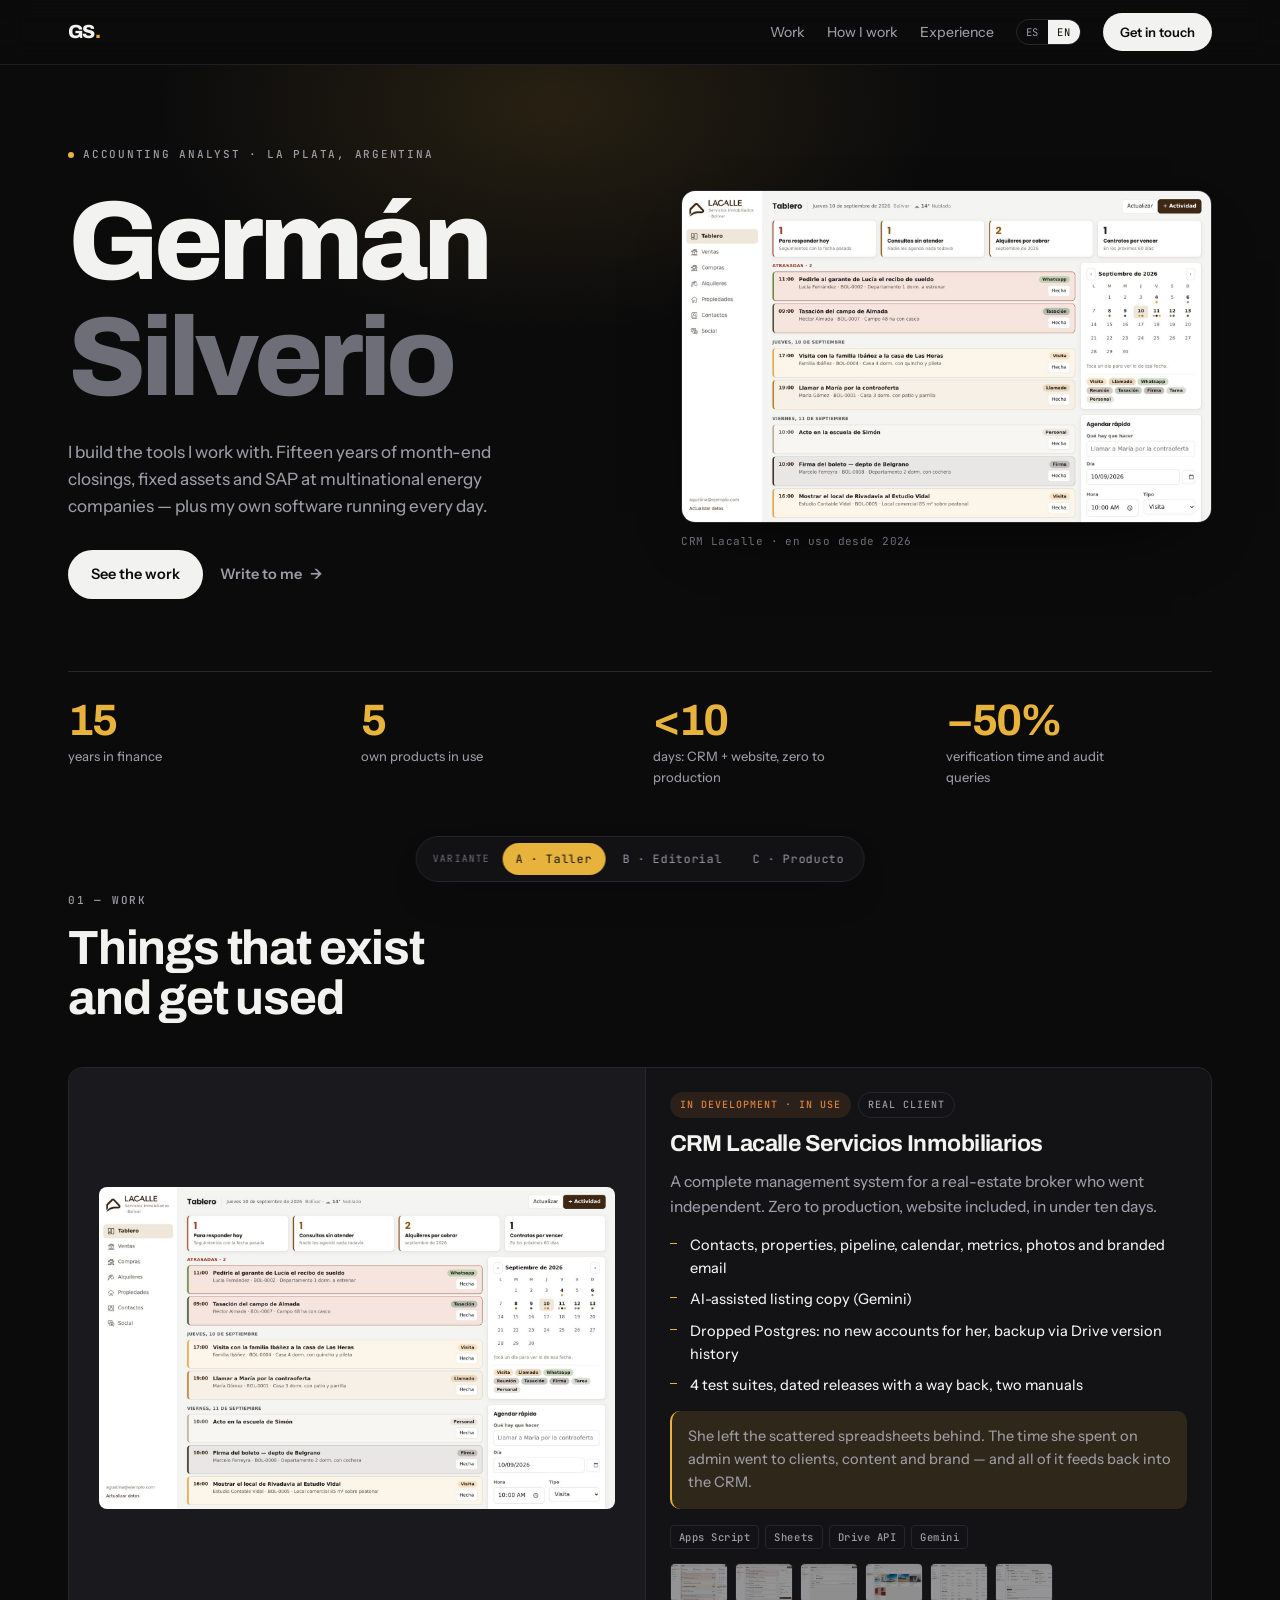
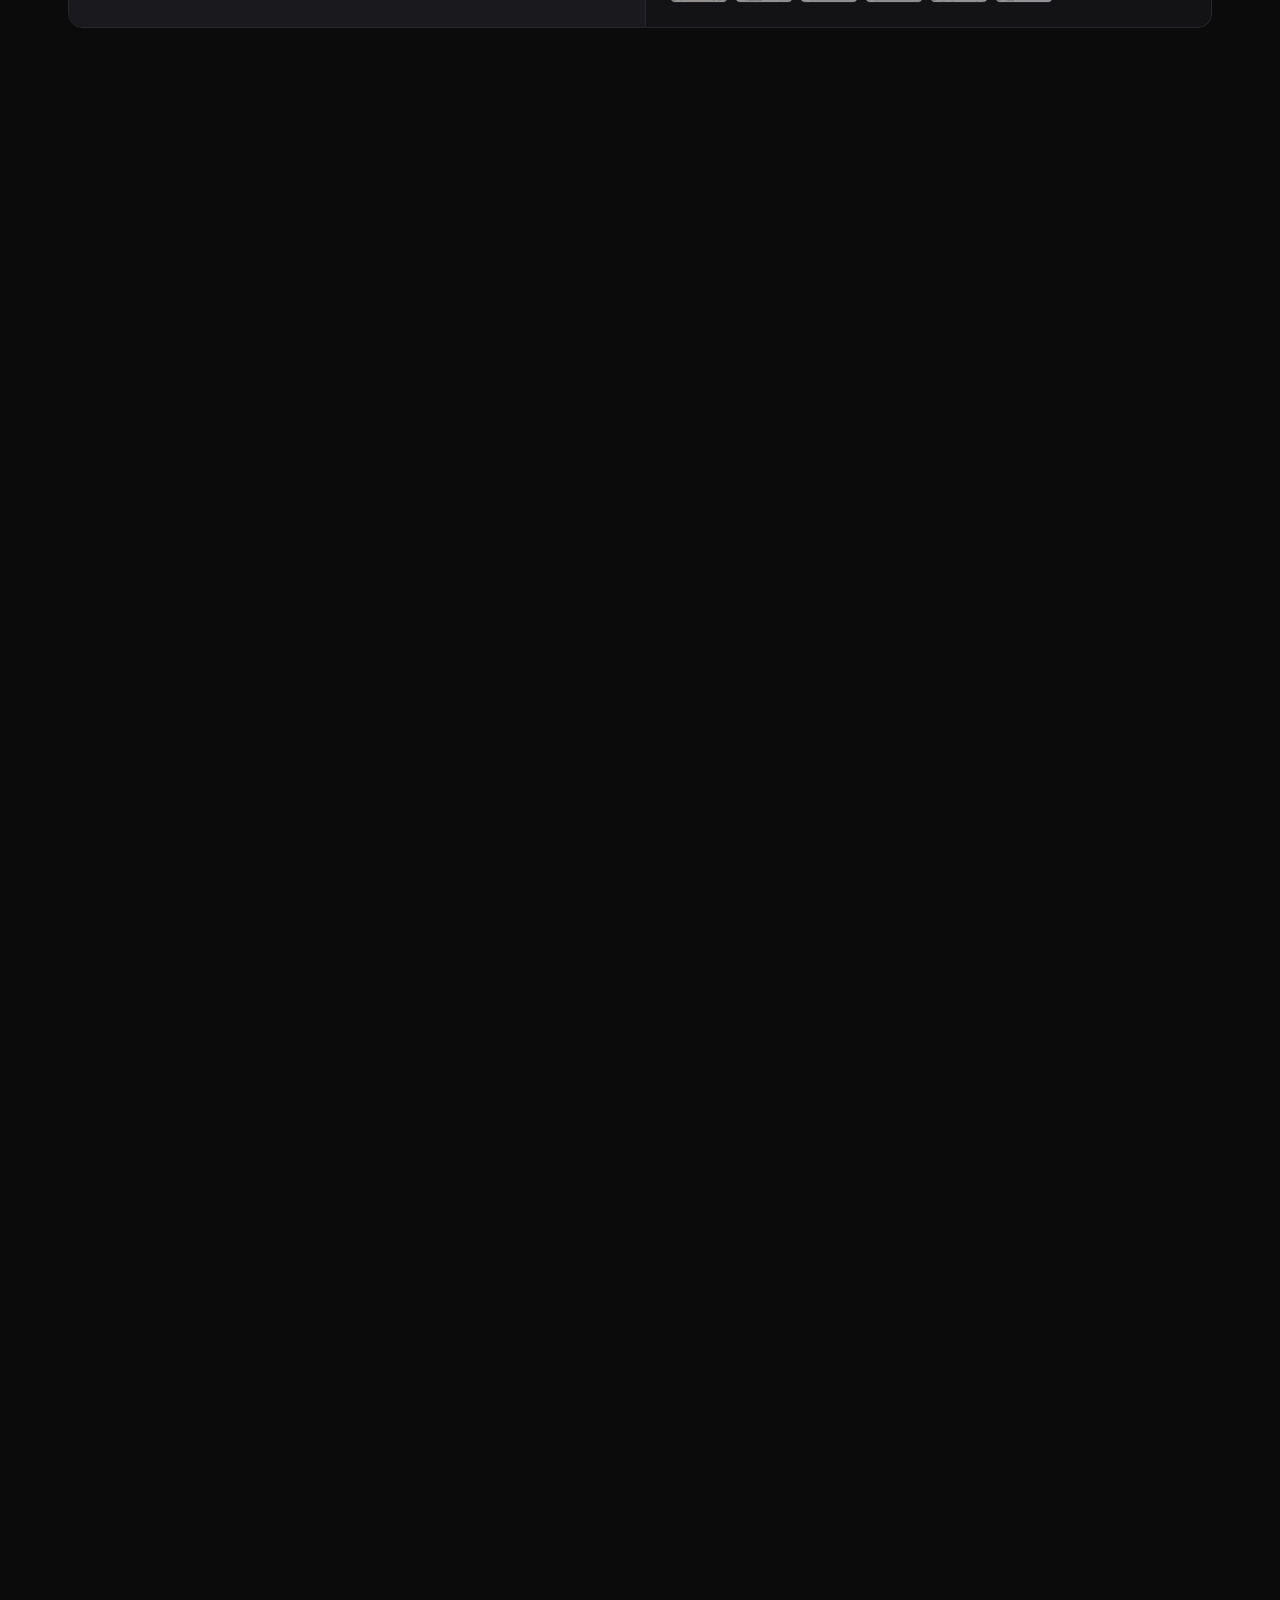
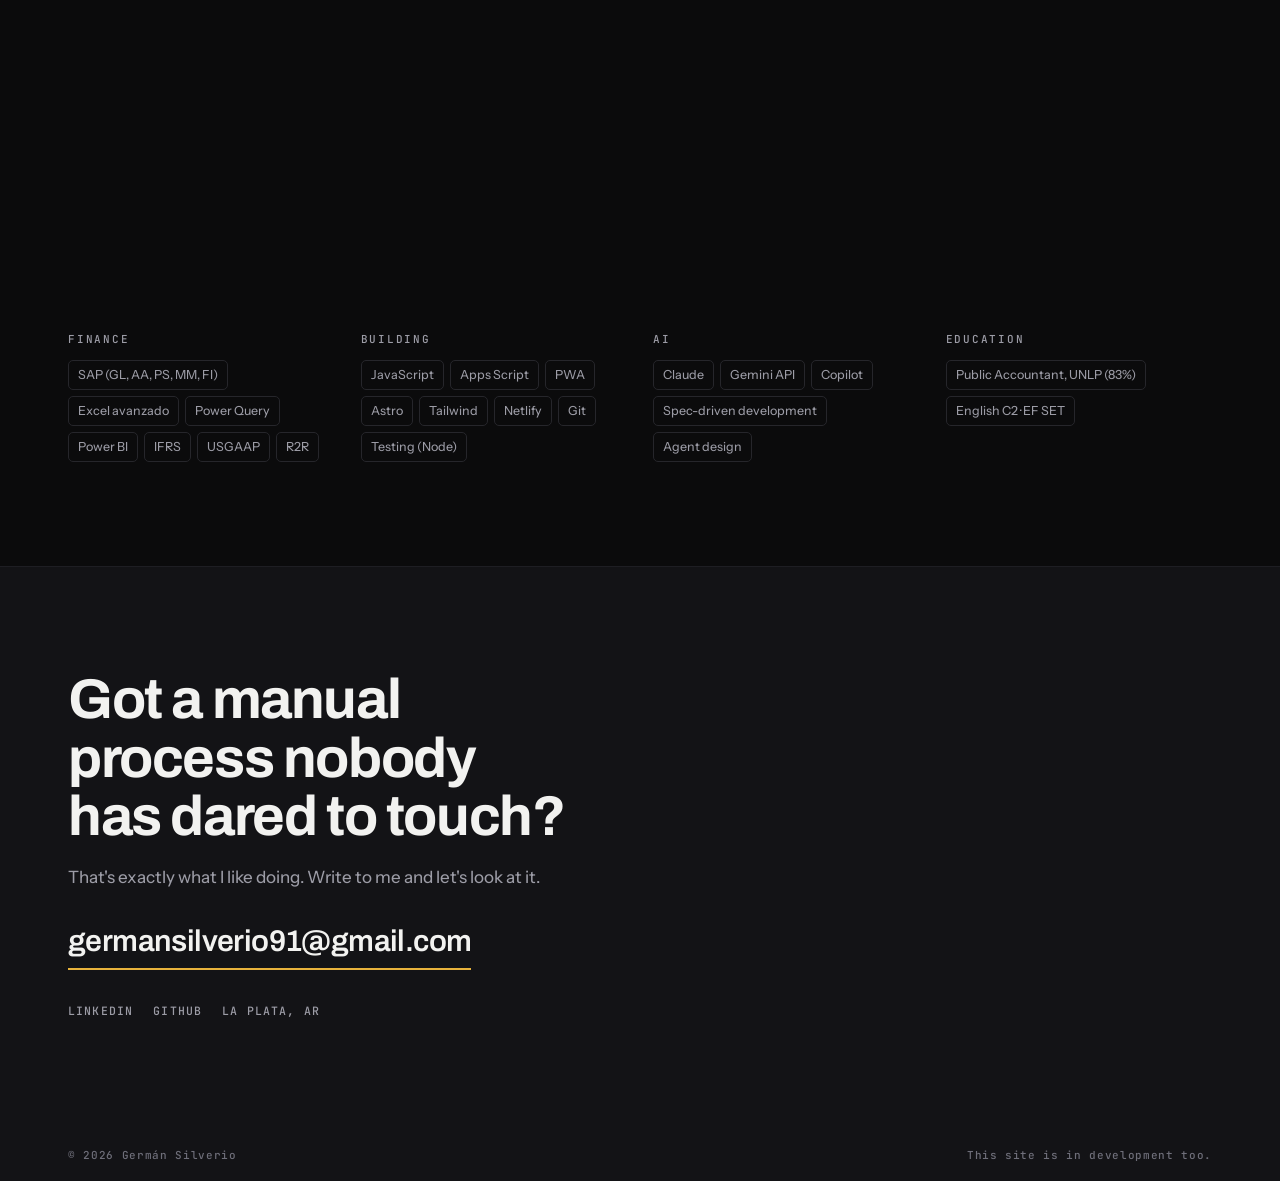
<file: variantes/index.html>
<!DOCTYPE html>
<html lang="es">
<head>
<meta charset="UTF-8">
<title>Variantes del portfolio</title>
<meta http-equiv="refresh" content="0; url=a/index.html">
</head>
<body style="background:#0B0B0C;color:#F2F2F0;font-family:system-ui,sans-serif;padding:40px">
<p>Abriendo la variante A… <a href="a/index.html" style="color:#E8B33C">entrar</a></p>
</body>
</html>
</file>
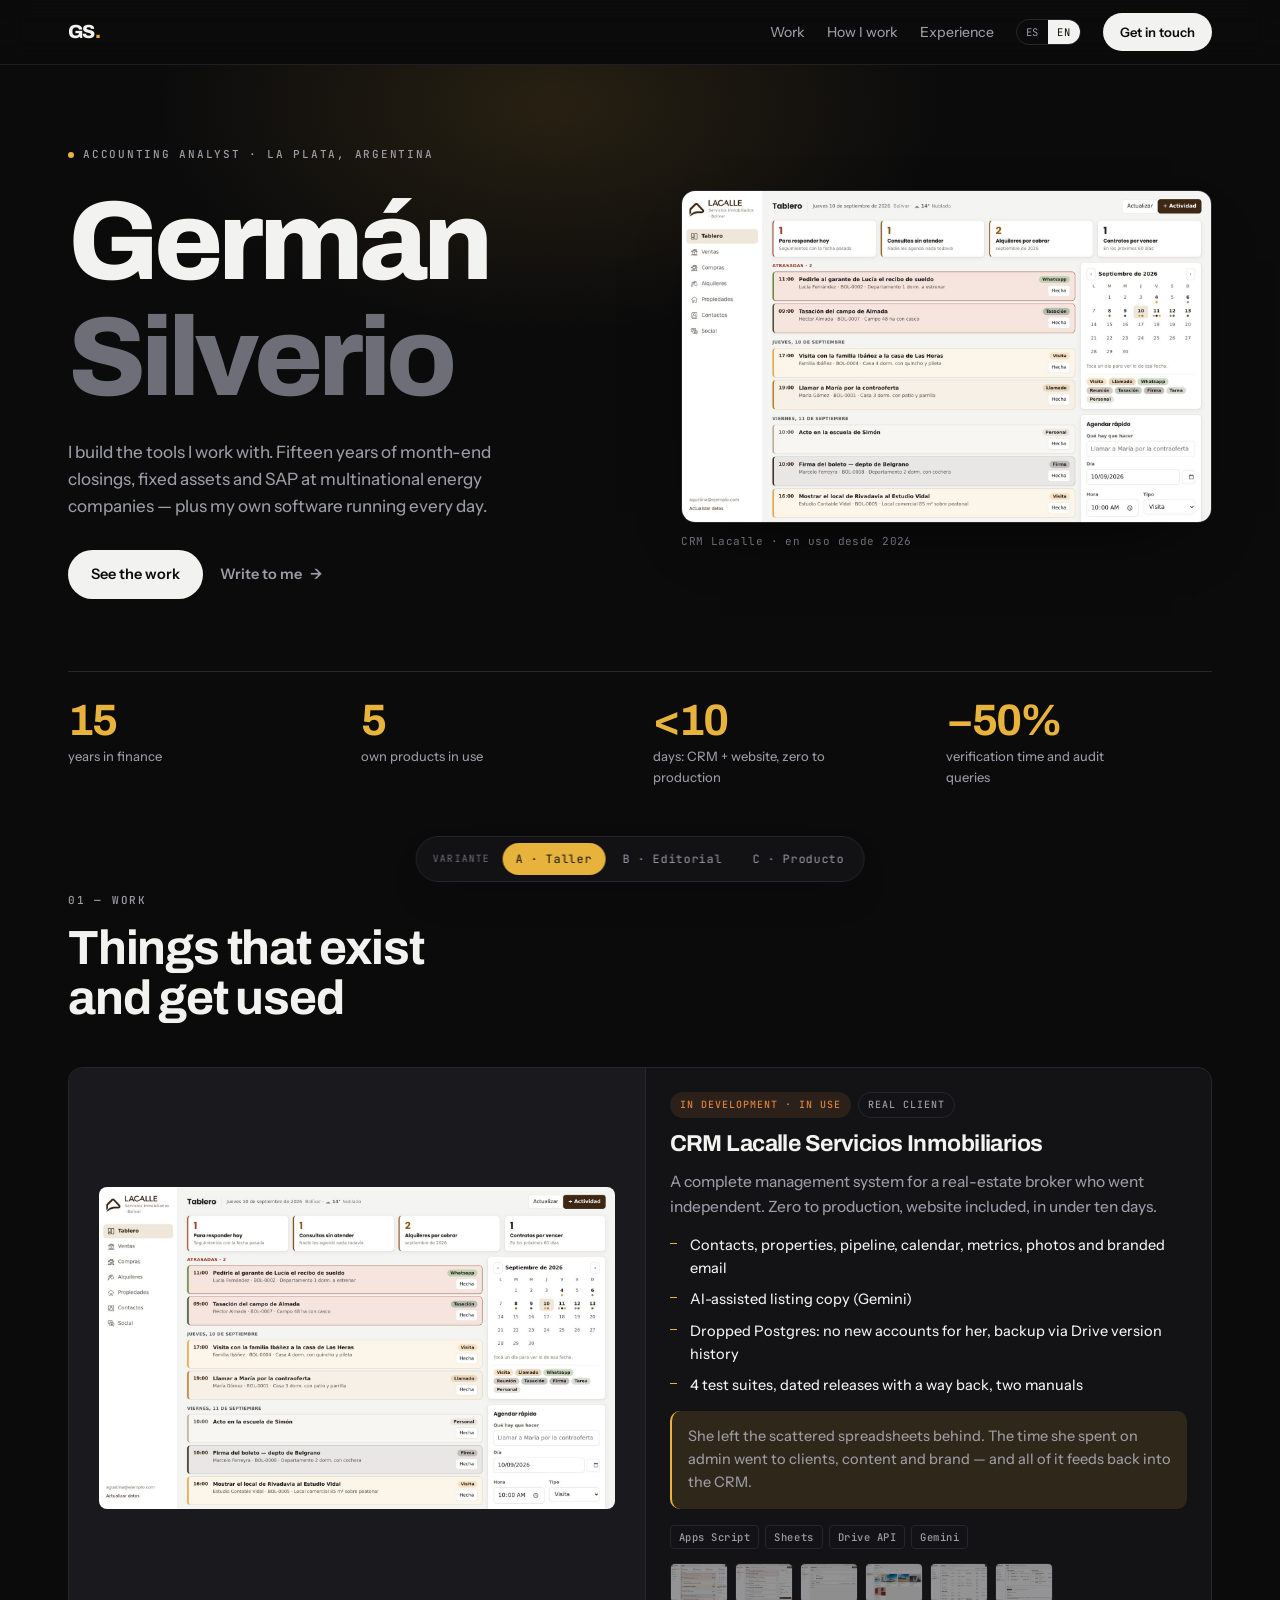
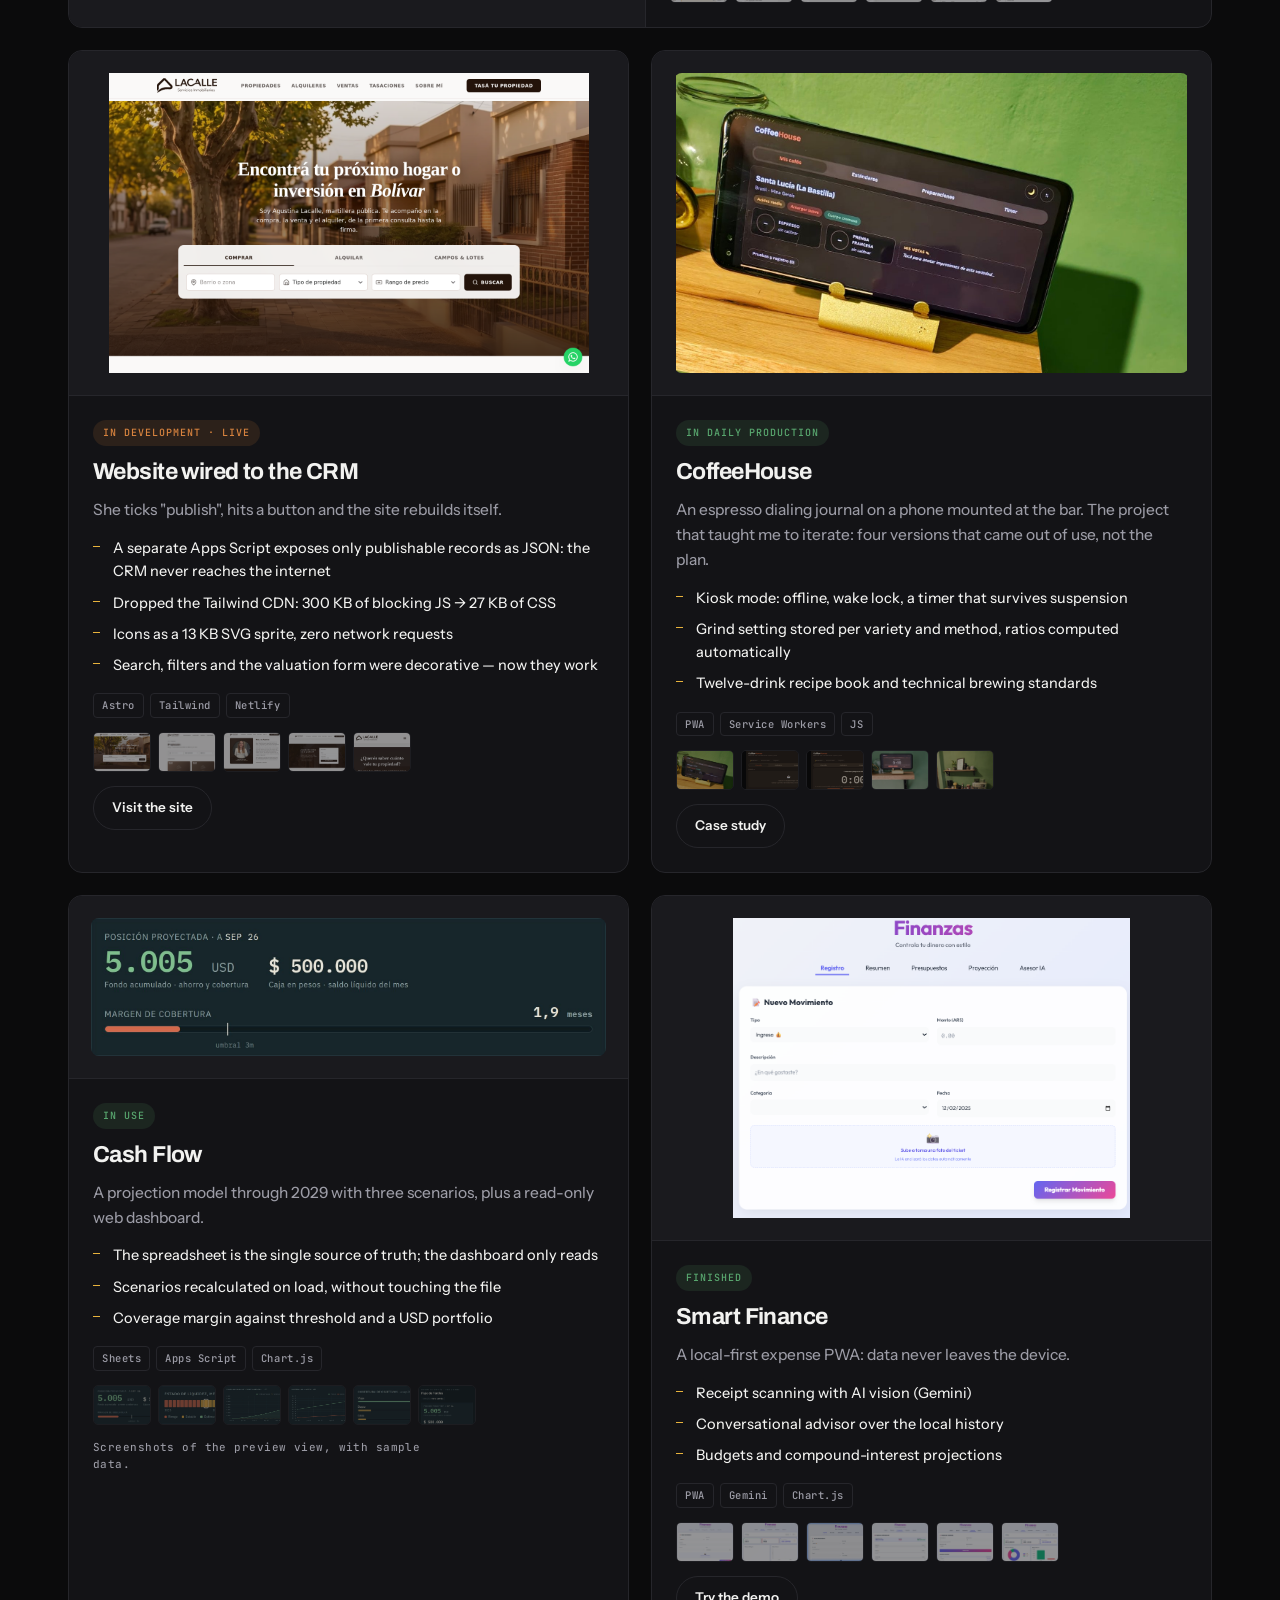
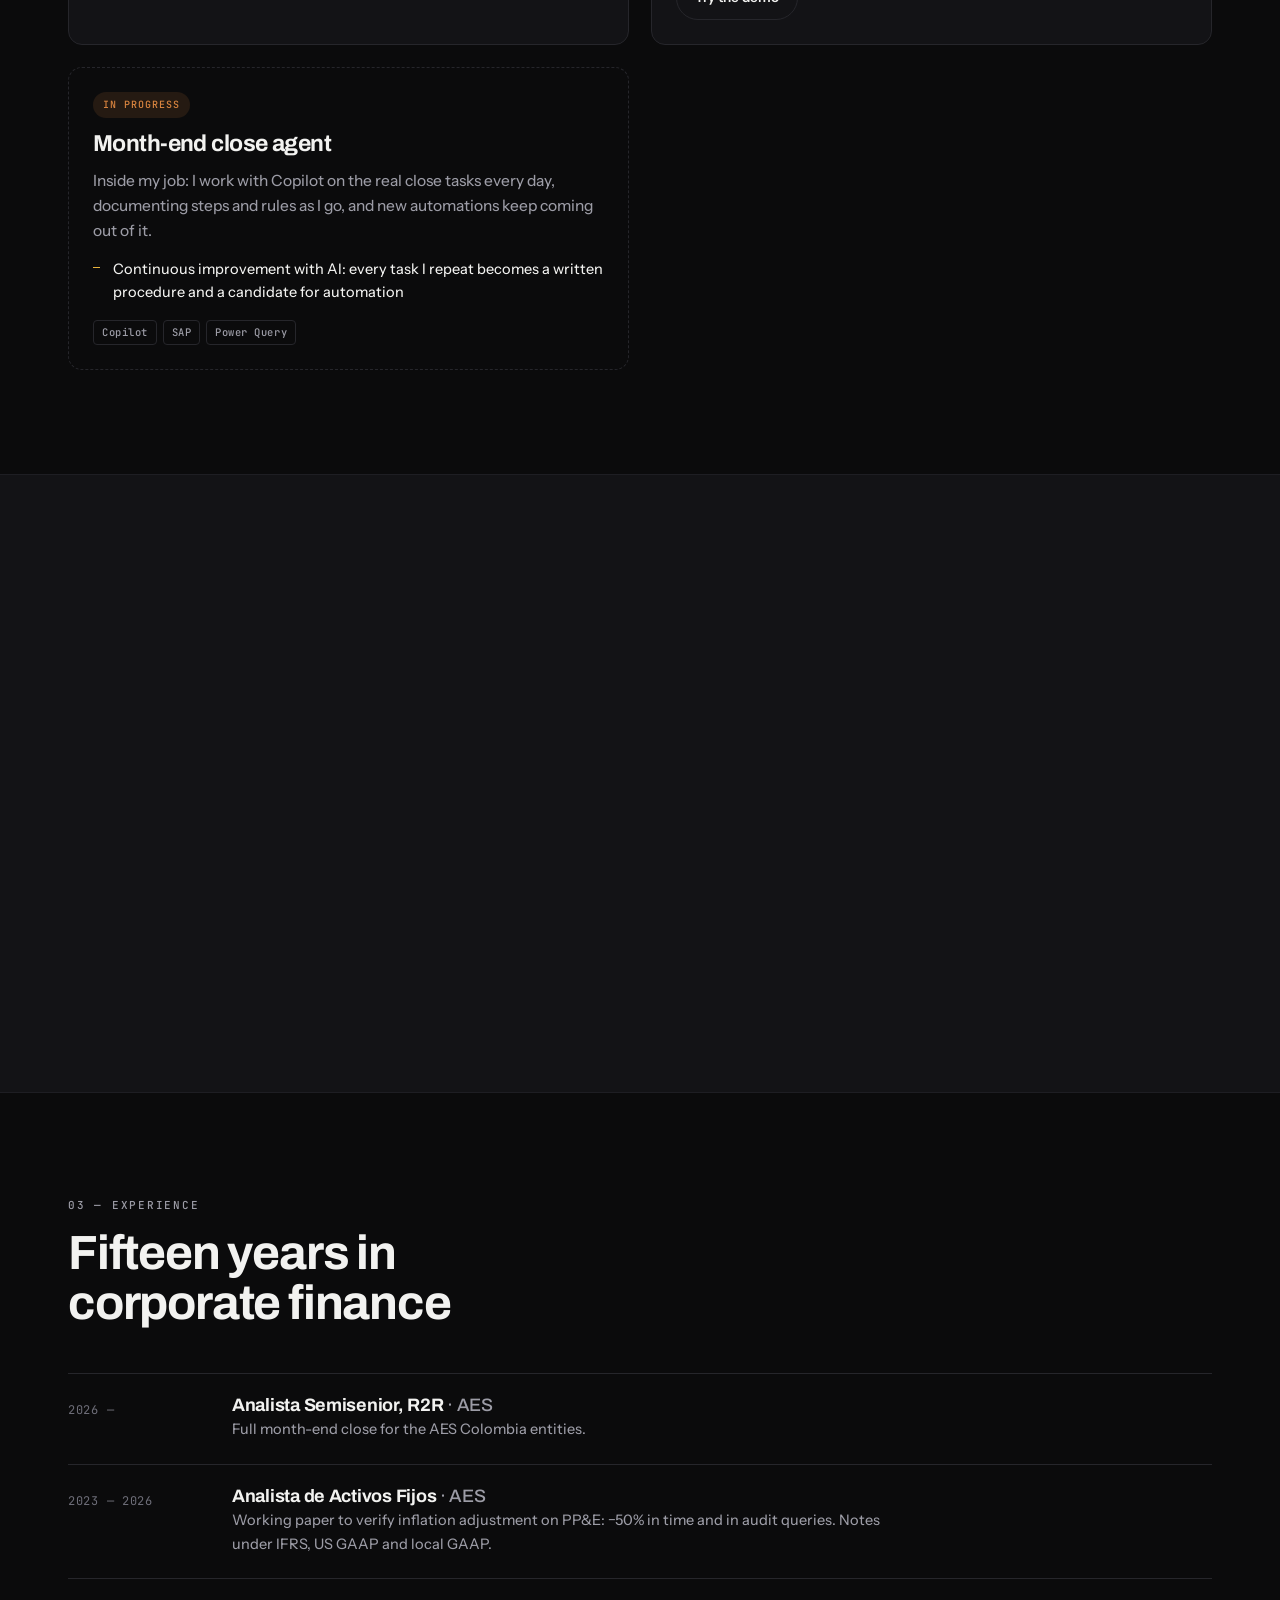
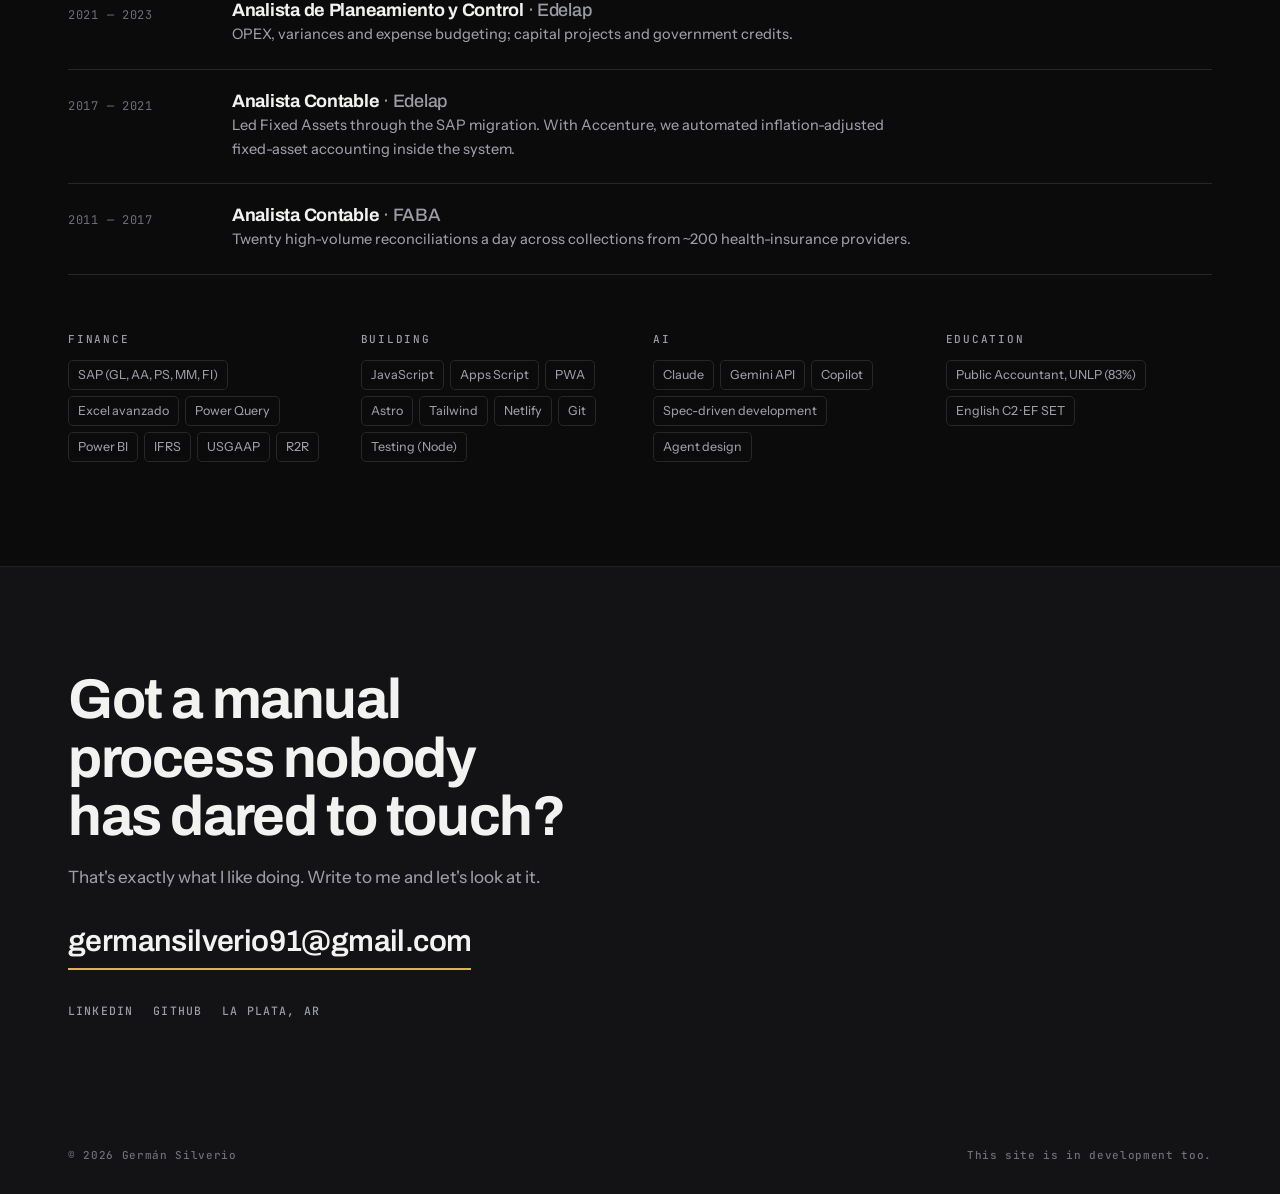
<file: variantes/a/index.html>
<!DOCTYPE html>
<html lang="es">

<head>
    <meta charset="UTF-8">
    <meta name="viewport" content="width=device-width, initial-scale=1.0">
    <title>Germán Silverio | Portfolio — A · Taller</title>
    <meta name="description"
        content="Analista contable que construye las herramientas con las que trabaja. Automatización, IA aplicada y software de negocio en producción.">

    <link rel="icon" type="image/svg+xml" href="../../assets/favicon.svg">
    <link rel="icon" type="image/png" sizes="32x32" href="../../assets/favicon-32.png">
    <link rel="apple-touch-icon" href="../../assets/apple-touch-icon.png">

    <link rel="preconnect" href="https://fonts.googleapis.com">
    <link rel="preconnect" href="https://fonts.gstatic.com" crossorigin>
    <link href="https://fonts.googleapis.com/css2?family=Archivo:wght@500;600;700;800&family=Instrument+Sans:wght@400..700&family=JetBrains+Mono:wght@400;500&display=swap" rel="stylesheet">

    <link rel="stylesheet" href="styles.css">
</head>

<body>

    <nav class="nav">
        <div class="shell nav-in">
            <a href="#top" class="mark">GS<span>.</span></a>
            <div class="nav-right">
                <ul class="nav-links">
                    <li><a href="#work" data-i18n="nav.work">Proyectos</a></li>
                    <li><a href="#how" data-i18n="nav.how">Cómo trabajo</a></li>
                    <li><a href="#cv" data-i18n="nav.cv">Trayectoria</a></li>
                </ul>
                <div class="lang" role="group" aria-label="Idioma / Language">
                    <button id="lang-es" class="on" type="button">ES</button>
                    <button id="lang-en" type="button">EN</button>
                </div>
                <a href="#contact" class="btn btn-solid btn-sm" data-i18n="nav.cta">Hablemos</a>
            </div>
        </div>
    </nav>

    <!-- ================= HERO ================= -->
    <header id="top" class="hero">
        <div class="shell hero-grid">
            <div class="hero-copy">
                <span class="eyebrow"><i class="dot"></i><span data-i18n="hero.eyebrow">Analista contable · La Plata,
                        Argentina</span></span>
                <h1>Germán<br><span class="outline">Silverio</span></h1>
                <p class="lead" data-i18n="hero.lead">Construyo las herramientas con las que trabajo. Quince años de
                    cierres, activos fijos y SAP en multinacionales de energía — y software propio que corre todos los
                    días.</p>
                <div class="hero-cta">
                    <a href="#work" class="btn btn-solid" data-i18n="hero.cta1">Ver proyectos</a>
                    <a href="#contact" class="btn btn-link" data-i18n="hero.cta2">Escribime <span
                            aria-hidden="true">→</span></a>
                </div>
            </div>
            <figure class="hero-shot">
                <img src="../../assets/images/crm-tablero.jpg"
                    alt="Tablero del CRM que Germán construyó para una martillera pública">
                <figcaption class="cap" data-i18n="hero.cap">CRM Lacalle · en uso desde 2026</figcaption>
            </figure>
        </div>

        <div class="shell">
            <ul class="stats">
                <li><b>15</b><span data-i18n="stat.1">años en finanzas</span></li>
                <li><b>5</b><span data-i18n="stat.2">productos propios en uso</span></li>
                <li><b>&lt;10</b><span data-i18n="stat.3">días: CRM + web, de cero a producción</span></li>
                <li><b>−50%</b><span data-i18n="stat.4">tiempo de verificación y consultas de auditoría</span></li>
            </ul>
        </div>
    </header>

    <!-- ================= PROYECTOS ================= -->
    <section id="work" class="sec">
        <div class="shell">
            <div class="sec-head">
                <span class="eyebrow" data-i18n="work.eyebrow">01 — Proyectos</span>
                <h2 data-i18n="work.title">Cosas que existen y se usan</h2>
            </div>

            <div class="cards">

                <article class="card wide">
                    <div class="shot">
                        <img src="../../assets/images/crm-tablero.jpg" alt="Tablero del CRM Lacalle" id="m1">
                    </div>
                    <div class="card-body">
                        <div class="tags">
                            <span class="tag tag-dev" data-i18n="p1.state">En desarrollo · en uso</span>
                            <span class="tag" data-i18n="p1.kind">Cliente real</span>
                        </div>
                        <h3 data-i18n="p1.title">CRM Lacalle Servicios Inmobiliarios</h3>
                        <p data-i18n="p1.sub">Sistema de gestión completo para una martillera que se lanzó por su
                            cuenta. Del cero a producción, con el sitio web, en menos de diez días.</p>
                        <ul class="pts">
                            <li data-i18n="p1.b1">Contactos, propiedades, pipeline, agenda, métricas, fotos y mails
                                con firma</li>
                            <li data-i18n="p1.b2">Redacción de avisos asistida por IA (Gemini)</li>
                            <li data-i18n="p1.b3">Descarté Postgres: cero cuentas nuevas para ella, respaldo por
                                historial de Drive</li>
                            <li data-i18n="p1.b4">4 suites de tests, releases fechadas con vuelta atrás, dos manuales
                            </li>
                        </ul>
                        <p class="win"><span data-i18n="p1.win">Dejó las planillas sueltas. El tiempo que gastaba en
                                administrar se le fue a clientes, contenido y marca — y todo eso vuelve al CRM como
                                insumo.</span></p>
                        <ul class="stack">
                            <li>Apps Script</li>
                            <li>Sheets</li>
                            <li>Drive API</li>
                            <li>Gemini</li>
                        </ul>
                        <div class="thumbs" data-target="m1">
                            <img src="../../assets/images/crm-tablero.jpg" alt="Tablero">
                            <img src="../../assets/images/crm-agenda.jpg" alt="Agenda">
                            <img src="../../assets/images/crm-operaciones.jpg" alt="Operaciones">
                            <img src="../../assets/images/crm-propiedades.jpg" alt="Propiedades">
                            <img src="../../assets/images/crm-contactos.jpg" alt="Contactos">
                            <img src="../../assets/images/crm-social.jpg" alt="Social">
                        </div>
                    </div>
                </article>

                <article class="card">
                    <div class="shot">
                        <img src="../../assets/images/web-hero.png" alt="Portada del sitio web de Lacalle" id="m2">
                    </div>
                    <div class="card-body">
                        <div class="tags">
                            <span class="tag tag-dev" data-i18n="p2.state">En desarrollo · publicada</span>
                        </div>
                        <h3 data-i18n="p2.title">Sitio web conectado al CRM</h3>
                        <p data-i18n="p2.sub">Ella tilda "publicar", aprieta un botón y el sitio se reconstruye solo.
                        </p>
                        <ul class="pts">
                            <li data-i18n="p2.b1">Un Apps Script aparte expone por JSON solo lo publicable: el CRM
                                nunca sale a internet</li>
                            <li data-i18n="p2.b2">Saqué el CDN de Tailwind: 300 KB de JS bloqueante → 27 KB de CSS</li>
                            <li data-i18n="p2.b3">Iconos por sprite SVG de 13 KB, sin pedidos de red</li>
                            <li data-i18n="p2.b4">Buscador, filtros y formulario de tasación: eran decorativos, hoy
                                funcionan</li>
                        </ul>
                        <ul class="stack">
                            <li>Astro</li>
                            <li>Tailwind</li>
                            <li>Netlify</li>
                        </ul>
                        <div class="thumbs" data-target="m2">
                            <img src="../../assets/images/web-hero.png" alt="Portada">
                            <img src="../../assets/images/web-listado.png" alt="Listado">
                            <img src="../../assets/images/web-nosotros.png" alt="Institucional">
                            <img src="../../assets/images/web-tasacion.png" alt="Tasación">
                            <img src="../../assets/images/web-movil.png" alt="Móvil">
                        </div>
                        <a href="https://agustinalacalleinmobiliaria.netlify.app" target="_blank" rel="noopener"
                            class="btn btn-line" data-i18n="p2.cta">Ver el sitio</a>
                    </div>
                </article>

                <article class="card">
                    <div class="shot">
                        <img src="../../assets/images/coffee-pared-cafes.jpg" alt="CoffeeHouse montada en la barra" id="m3">
                    </div>
                    <div class="card-body">
                        <div class="tags">
                            <span class="tag tag-live" data-i18n="p3.state">En producción diaria</span>
                        </div>
                        <h3 data-i18n="p3.title">CoffeeHouse</h3>
                        <p data-i18n="p3.sub">Bitácora de calibración de espresso en un teléfono montado en la barra.
                            El proyecto que me enseñó a iterar: cuatro versiones salidas del uso, no del plan.</p>
                        <ul class="pts">
                            <li data-i18n="p3.b1">Modo kiosk: offline, wake lock, timer que sobrevive la suspensión
                            </li>
                            <li data-i18n="p3.b2">Calibre guardado por variedad y método, ratios automáticos</li>
                            <li data-i18n="p3.b3">Recetario de doce preparaciones y estándares técnicos</li>
                        </ul>
                        <ul class="stack">
                            <li>PWA</li>
                            <li>Service Workers</li>
                            <li>JS</li>
                        </ul>
                        <div class="thumbs" data-target="m3">
                            <img src="../../assets/images/coffee-pared-cafes.jpg" alt="En la barra">
                            <img src="../../assets/images/coffee-pantalla-cafes.jpg" alt="Registro">
                            <img src="../../assets/images/coffee-pantalla-timer.jpg" alt="Timer">
                            <img src="../../assets/images/coffee-pared-timer.jpg" alt="Timer en la barra">
                            <img src="../../assets/images/coffee-barra-antes.jpg" alt="Antes">
                        </div>
                        <a href="https://germansilverio.github.io/coffeehouse_caso/#historia" target="_blank"
                            rel="noopener" class="btn btn-line" data-i18n="p3.cta">Caso de estudio</a>
                    </div>
                </article>

                <article class="card">
                    <div class="shot">
                        <img src="../../assets/images/cashflow-tablero.jpg" alt="Tablero de flujo de fondos" id="m4">
                    </div>
                    <div class="card-body">
                        <div class="tags">
                            <span class="tag tag-live" data-i18n="p4.state">En uso</span>
                        </div>
                        <h3 data-i18n="p4.title">Flujo de Fondos</h3>
                        <p data-i18n="p4.sub">Modelo de proyección a 2029 con tres escenarios, más un tablero web de
                            solo lectura.</p>
                        <ul class="pts">
                            <li data-i18n="p4.b1">El Sheet es la única fuente de verdad; el tablero solo lee</li>
                            <li data-i18n="p4.b2">Escenarios recalculados al cargar, sin tocar el archivo</li>
                            <li data-i18n="p4.b3">Margen de cobertura contra umbral y cartera en dólares</li>
                        </ul>
                        <ul class="stack">
                            <li>Sheets</li>
                            <li>Apps Script</li>
                            <li>Chart.js</li>
                        </ul>
                        <div class="thumbs" data-target="m4">
                            <img src="../../assets/images/cashflow-tablero.jpg" alt="Posición">
                            <img src="../../assets/images/cashflow-liquidez.jpg" alt="Liquidez">
                            <img src="../../assets/images/cashflow-flujo.jpg" alt="Fondo acumulado">
                            <img src="../../assets/images/cashflow-ingresos.jpg" alt="Ingresos vs. gastos">
                            <img src="../../assets/images/cashflow-objetivos.jpg" alt="Objetivos">
                            <img src="../../assets/images/cashflow-movil.jpg" alt="Móvil">
                        </div>
                        <p class="cap" data-i18n="p4.cap">Capturas de la vista de demostración, con datos de ejemplo.
                        </p>
                    </div>
                </article>

                <article class="card">
                    <div class="shot">
                        <img src="../../assets/images/finance-main.png" alt="Smart Finance" id="m5">
                    </div>
                    <div class="card-body">
                        <div class="tags">
                            <span class="tag tag-live" data-i18n="p5.state">Terminada</span>
                        </div>
                        <h3 data-i18n="p5.title">Smart Finance</h3>
                        <p data-i18n="p5.sub">PWA de gastos local-first: los datos nunca salen del dispositivo.</p>
                        <ul class="pts">
                            <li data-i18n="p5.b1">Escaneo de tickets por visión artificial (Gemini)</li>
                            <li data-i18n="p5.b2">Asesor conversacional sobre el historial local</li>
                            <li data-i18n="p5.b3">Presupuestos y proyección con interés compuesto</li>
                        </ul>
                        <ul class="stack">
                            <li>PWA</li>
                            <li>Gemini</li>
                            <li>Chart.js</li>
                        </ul>
                        <div class="thumbs" data-target="m5">
                            <img src="../../assets/images/finance-main.png" alt="Principal">
                            <img src="../../assets/images/finance-dashboard.png" alt="Dashboard">
                            <img src="../../assets/images/finance-registro.png" alt="Registro">
                            <img src="../../assets/images/finance-budget.png" alt="Presupuestos">
                            <img src="../../assets/images/finance-projection.png" alt="Proyección">
                            <img src="../../assets/images/finance-chart.png" alt="Gráficos">
                        </div>
                        <a href="../../demo/index.html" target="_blank" class="btn btn-line" data-i18n="p5.cta">Probar la
                            demo</a>
                    </div>
                </article>

                <article class="card card-flat">
                    <div class="card-body">
                        <div class="tags">
                            <span class="tag tag-dev" data-i18n="p6.state">En curso</span>
                        </div>
                        <h3 data-i18n="p6.title">Agente de cierres contables</h3>
                        <p data-i18n="p6.sub">Dentro de mi trabajo: uso Copilot sobre las tareas reales de cierre y
                            documento los pasos y las reglas mientras las hago, para construir un agente que las
                            ejecute.</p>
                        <ul class="pts">
                            <li data-i18n="p6.b1">Sin resultados todavía: es la dirección, no un logro</li>
                        </ul>
                        <ul class="stack">
                            <li>Copilot</li>
                            <li>SAP</li>
                            <li>Power Query</li>
                        </ul>
                    </div>
                </article>

            </div>
        </div>
    </section>

    <!-- ================= CÓMO TRABAJO ================= -->
    <section id="how" class="sec sec-alt">
        <div class="shell">
            <div class="sec-head">
                <span class="eyebrow" data-i18n="how.eyebrow">02 — Cómo trabajo</span>
                <h2 data-i18n="how.title">Entender, construir, sostener</h2>
            </div>
            <div class="steps">
                <div class="step">
                    <span class="num">01</span>
                    <h3 data-i18n="how.s1.t">Entiendo el proceso</h3>
                    <p data-i18n="how.s1.p">Quince años adentro de cierres y control de gestión. Sé dónde se pierde el
                        tiempo y qué dato no cierra. Automatizar sin eso es acelerar un error.</p>
                </div>
                <div class="step">
                    <span class="num">02</span>
                    <h3 data-i18n="how.s2.t">Construyo la herramienta</h3>
                    <p data-i18n="how.s2.p">Escribo la especificación, dirijo el desarrollo con IA y decido la
                        arquitectura. El código lo escribe el modelo; las decisiones las tomo yo.</p>
                </div>
                <div class="step">
                    <span class="num">03</span>
                    <h3 data-i18n="how.s3.t">La sostengo</h3>
                    <p data-i18n="how.s3.p">Entrego, miro cómo se usa de verdad y vuelvo a tocarla. Tests, versionado
                        y manuales para que no dependa de mí.</p>
                </div>
            </div>
        </div>
    </section>

    <!-- ================= TRAYECTORIA ================= -->
    <section id="cv" class="sec">
        <div class="shell">
            <div class="sec-head">
                <span class="eyebrow" data-i18n="cv.eyebrow">03 — Trayectoria</span>
                <h2 data-i18n="cv.title">Quince años en finanzas corporativas</h2>
            </div>

            <ol class="roles">
                <li>
                    <span class="when">2026 —</span>
                    <div>
                        <h3>Analista Semisenior, R2R <em>· AES</em></h3>
                        <p data-i18n="cv.r1">Cierre mensual integral de las entidades de AES Colombia.</p>
                    </div>
                </li>
                <li>
                    <span class="when">2023 — 2026</span>
                    <div>
                        <h3>Analista de Activos Fijos <em>· AES</em></h3>
                        <p data-i18n="cv.r2">Papel de trabajo para verificar el RECPAM sobre bienes de uso: −50% en
                            tiempo y en consultas de auditoría. Notas bajo IFRS, USGAAP y GAAP local.</p>
                    </div>
                </li>
                <li>
                    <span class="when">2021 — 2023</span>
                    <div>
                        <h3>Analista de Planeamiento y Control <em>· Edelap</em></h3>
                        <p data-i18n="cv.r3">OPEX, desvíos y presupuesto de gastos; obras de capital y créditos con el
                            Estado.</p>
                    </div>
                </li>
                <li>
                    <span class="when">2017 — 2021</span>
                    <div>
                        <h3>Analista Contable <em>· Edelap</em></h3>
                        <p data-i18n="cv.r4">Lideré Activos Fijos en la migración a SAP. Con Accenture, automatizamos
                            el ajuste por inflación de bienes de uso dentro del sistema.</p>
                    </div>
                </li>
                <li>
                    <span class="when">2011 — 2017</span>
                    <div>
                        <h3>Analista Contable <em>· FABA</em></h3>
                        <p data-i18n="cv.r5">Veinte conciliaciones de alto volumen por día sobre las cobranzas de ~200
                            obras sociales.</p>
                    </div>
                </li>
            </ol>

            <div class="tools">
                <div>
                    <span class="eyebrow" data-i18n="tools.1">Finanzas</span>
                    <div class="chips">
                        <span>SAP (GL, AA, PS, MM, FI)</span><span>Excel avanzado</span><span>Power Query</span><span>Power
                            BI</span><span>IFRS</span><span>USGAAP</span><span>R2R</span>
                    </div>
                </div>
                <div>
                    <span class="eyebrow" data-i18n="tools.2">Construcción</span>
                    <div class="chips">
                        <span>JavaScript</span><span>Apps Script</span><span>PWA</span><span>Astro</span><span>Tailwind</span><span>Netlify</span><span>Git</span><span
                            data-i18n="tools.test">Testing (Node)</span>
                    </div>
                </div>
                <div>
                    <span class="eyebrow" data-i18n="tools.3">IA</span>
                    <div class="chips">
                        <span>Claude</span><span>Gemini API</span><span>Copilot</span><span
                            data-i18n="tools.spec">Desarrollo por especificación</span><span
                            data-i18n="tools.agents">Diseño de agentes</span>
                    </div>
                </div>
                <div>
                    <span class="eyebrow" data-i18n="tools.4">Formación</span>
                    <div class="chips">
                        <span data-i18n="tools.degree">Contador Público, UNLP (83%)</span><span
                            data-i18n="tools.en">Inglés C2 · EF SET</span>
                    </div>
                </div>
            </div>
        </div>
    </section>

    <!-- ================= CONTACTO ================= -->
    <section id="contact" class="sec cta">
        <div class="shell cta-in">
            <h2 data-i18n="cta.title">¿Tenés un proceso manual que nadie se animó a tocar?</h2>
            <p data-i18n="cta.sub">Eso es exactamente lo que me gusta hacer. Escribime y lo miramos.</p>
            <a href="mailto:germansilverio91@gmail.com" class="mail">germansilverio91@gmail.com</a>
            <div class="links">
                <a href="https://www.linkedin.com/in/germán-silverio/" target="_blank" rel="noopener">LinkedIn</a>
                <a href="https://github.com/germansilverio" target="_blank" rel="noopener">GitHub</a>
                <span>La Plata, AR</span>
            </div>
        </div>
    </section>

    <footer class="foot">
        <div class="shell foot-in">
            <span>© 2026 Germán Silverio</span>
            <span data-i18n="foot.note">Este sitio también está en desarrollo.</span>
        </div>
    </footer>


    <nav class="vswitch" aria-label="Comparar variantes"><em>Variante</em><a href="../a/index.html" class="on">A · Taller</a><a href="../b/index.html" class="">B · Editorial</a><a href="../c/index.html" class="">C · Producto</a></nav>
    <div id="lb" class="lb" hidden>
        <button class="lb-x" type="button" aria-label="Cerrar">×</button>
        <button class="lb-p" type="button" aria-label="Anterior">‹</button>
        <img id="lb-img" alt="">
        <button class="lb-n" type="button" aria-label="Siguiente">›</button>
    </div>

    <script src="../../js/main.js"></script>
</body>

</html>
</file>
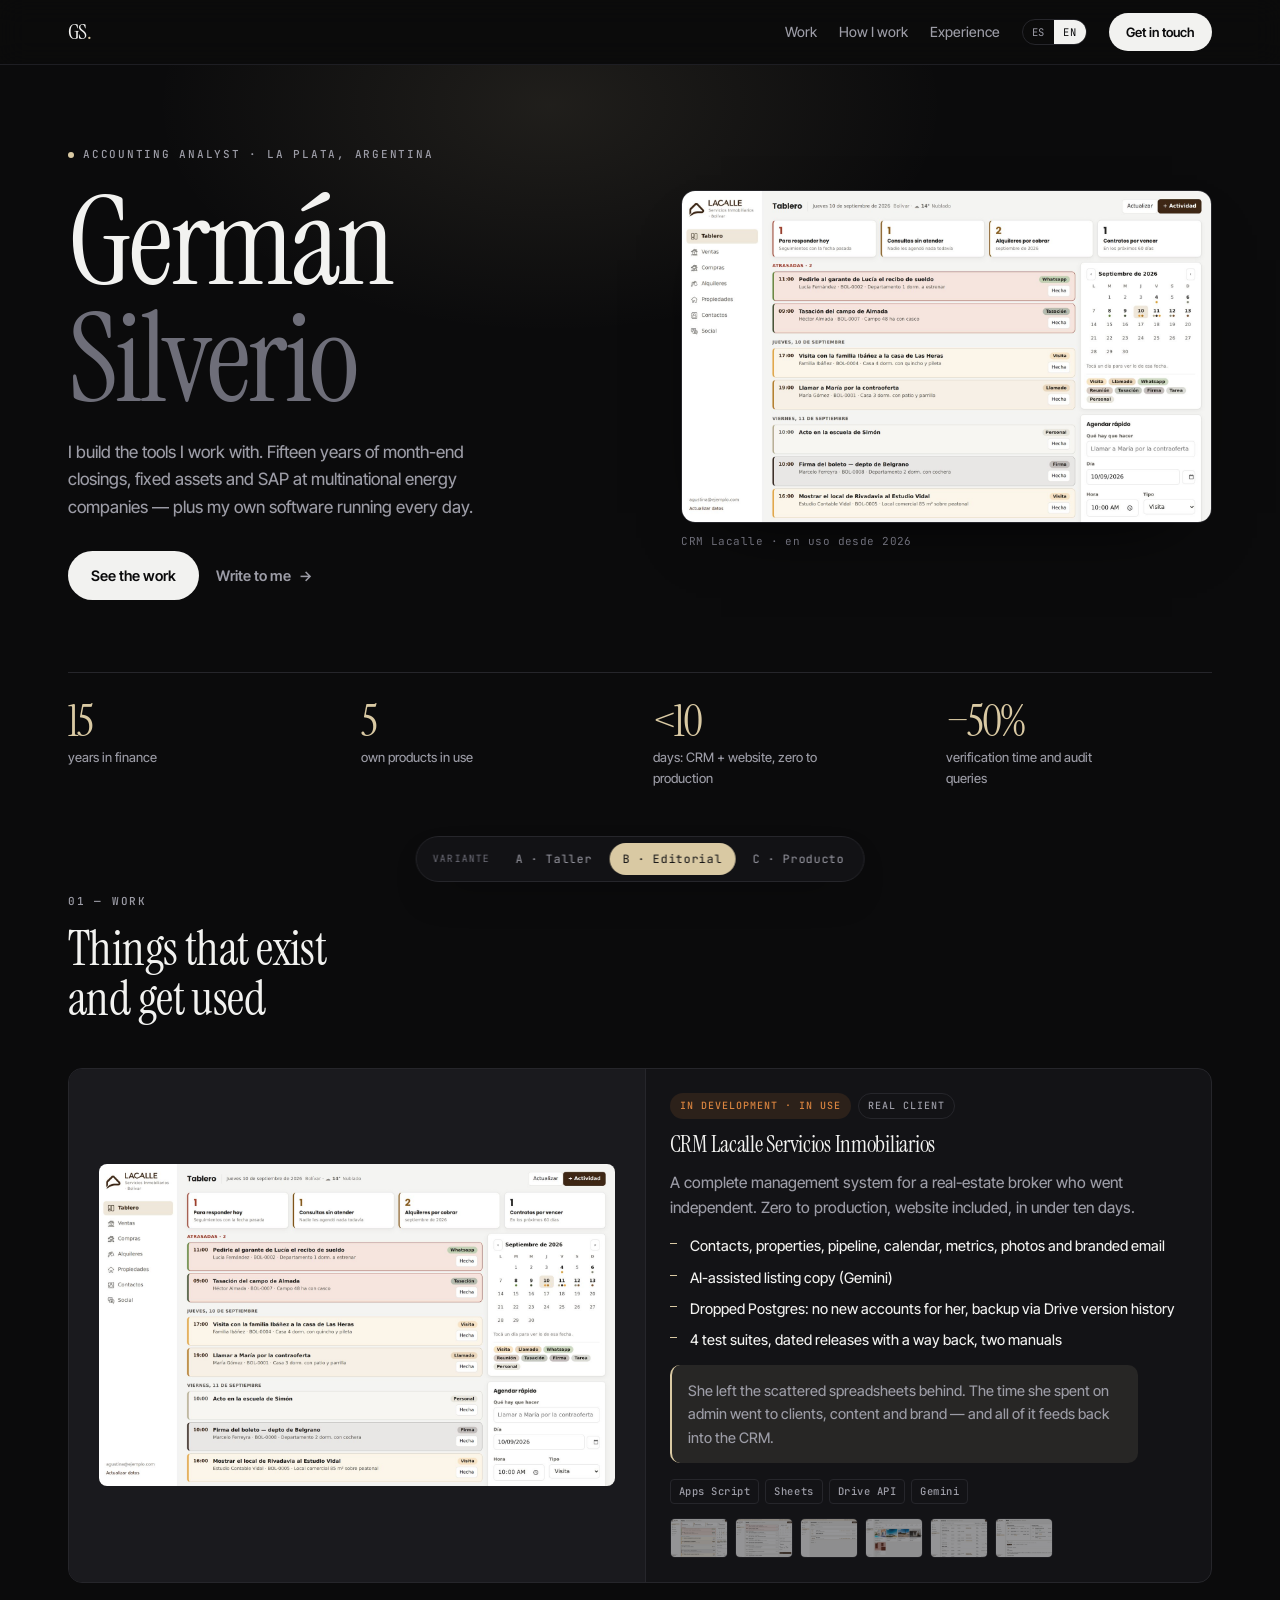
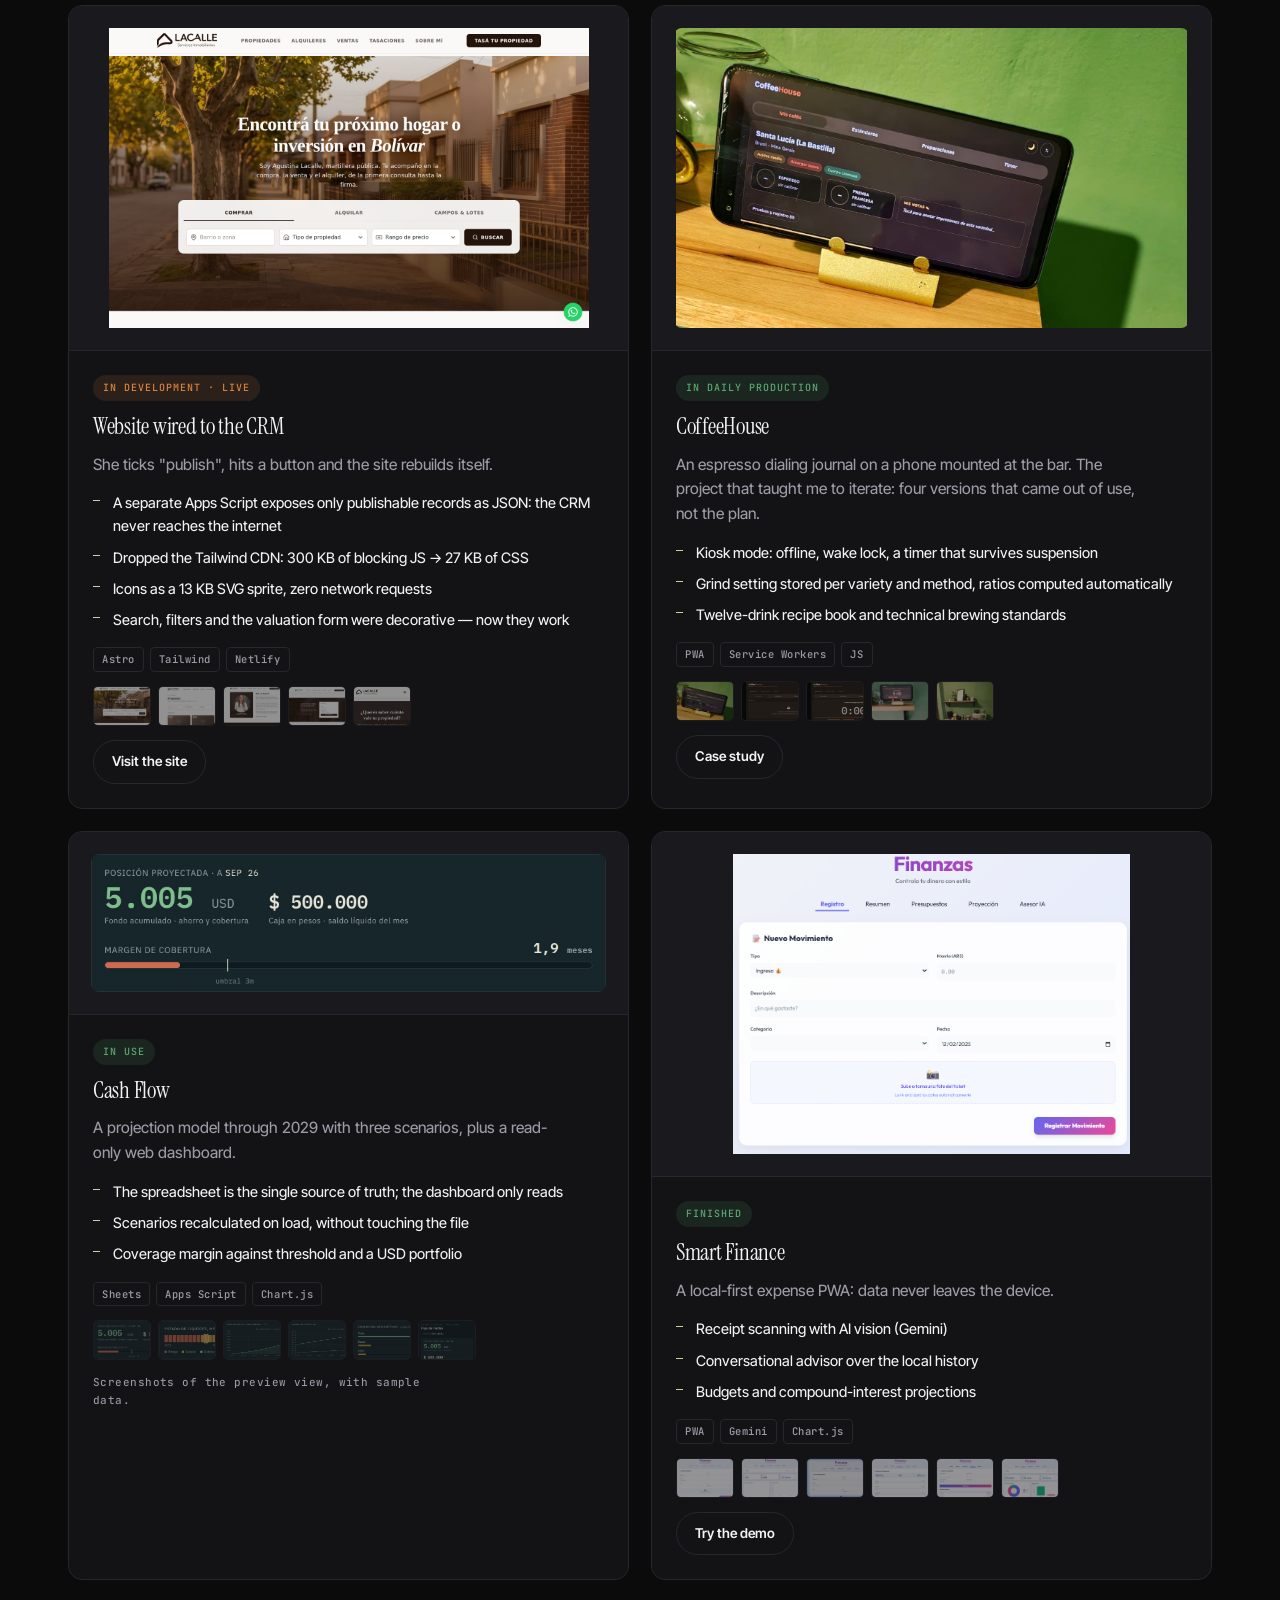
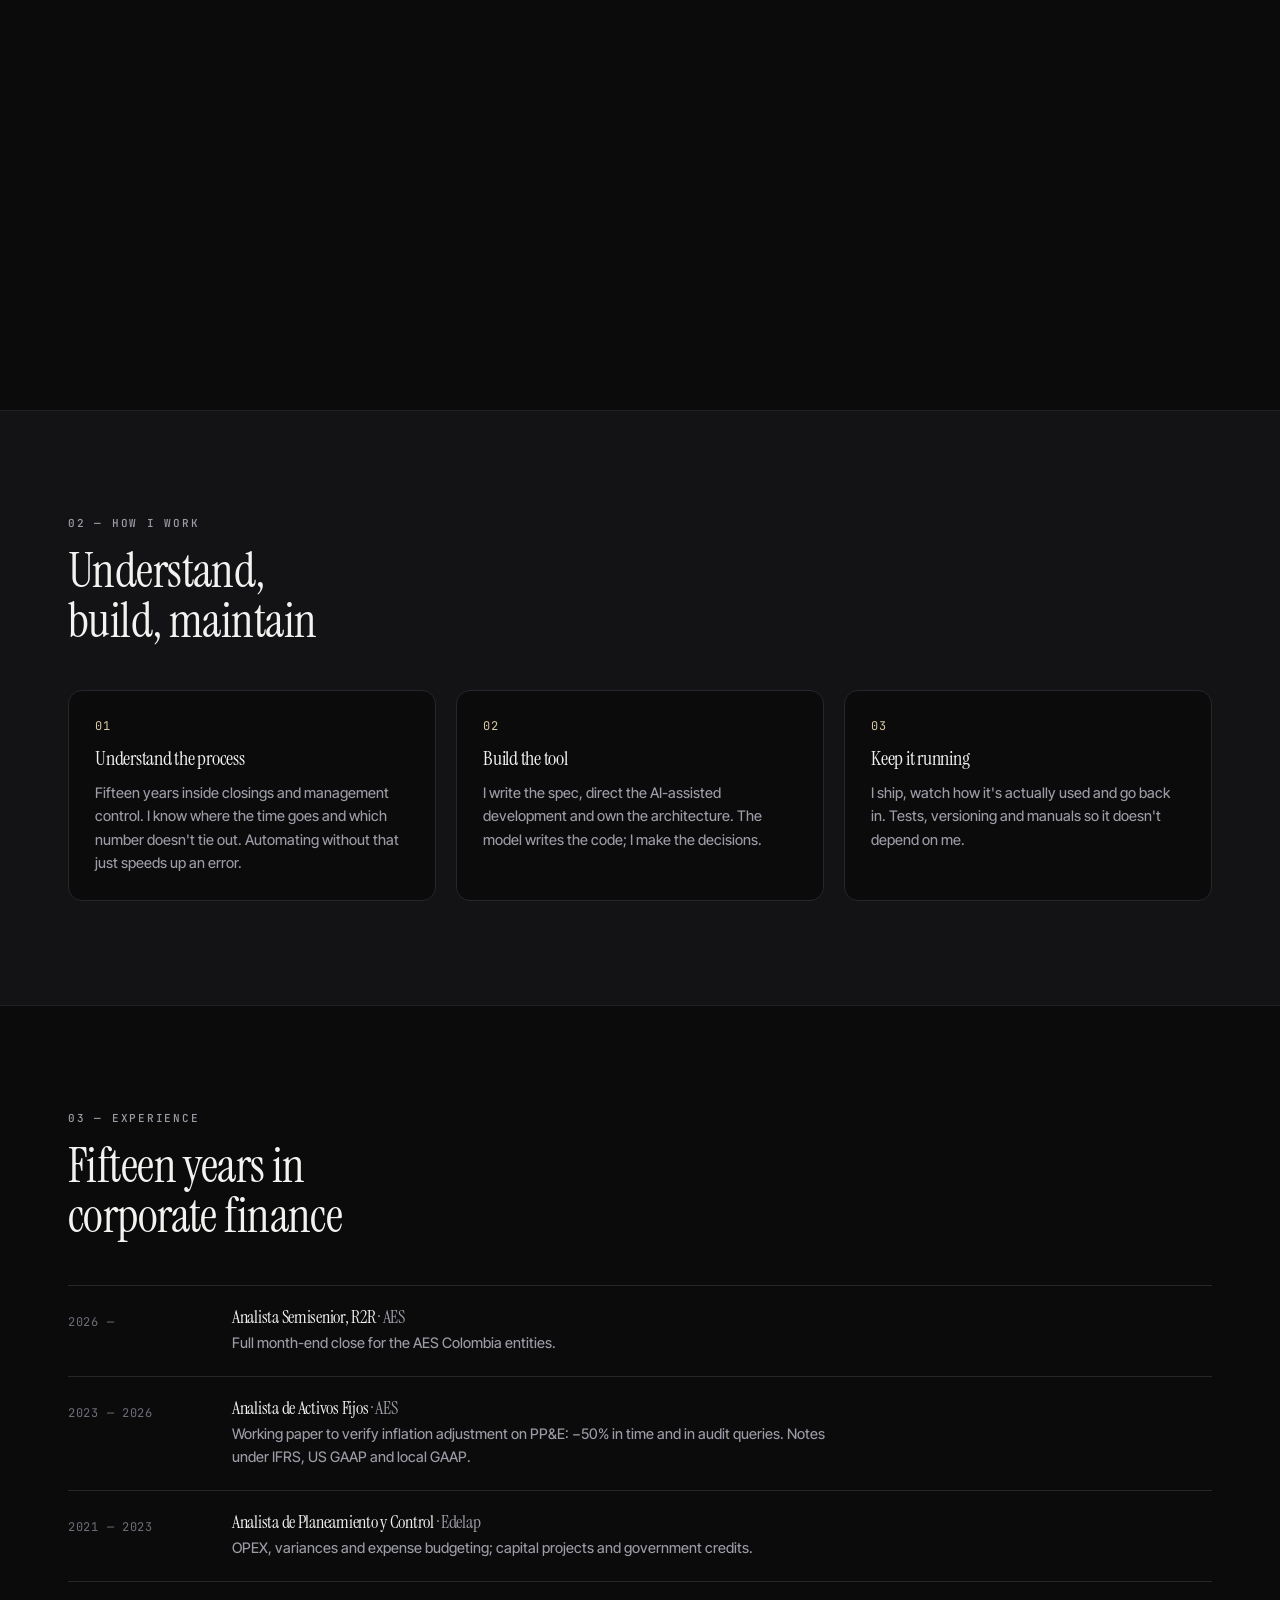
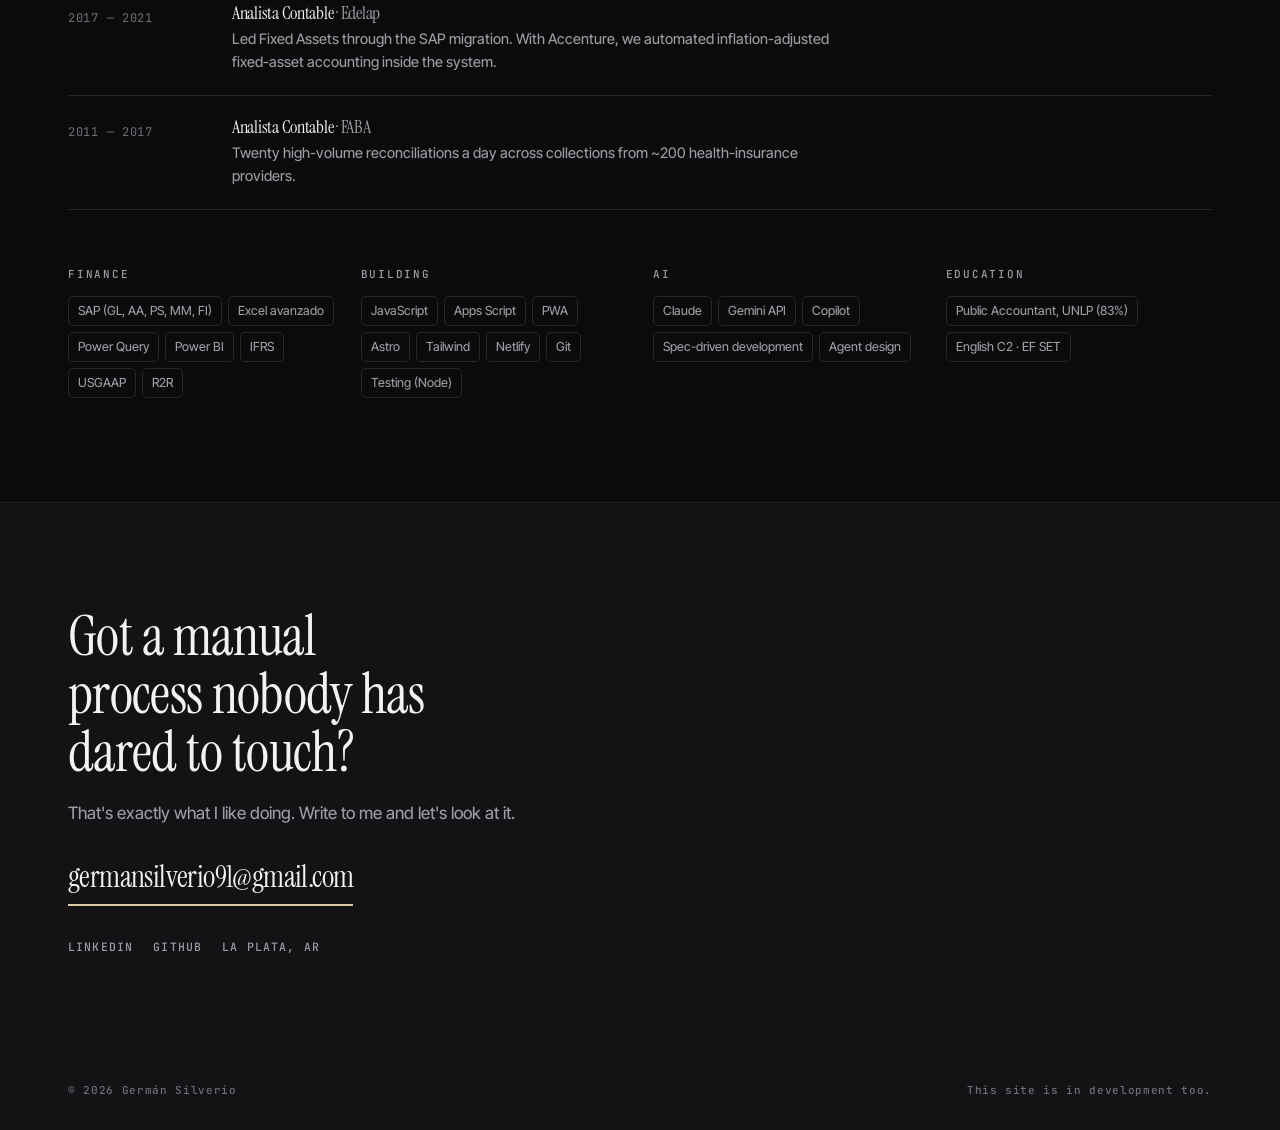
<file: variantes/b/index.html>
<!DOCTYPE html>
<html lang="es">

<head>
    <meta charset="UTF-8">
    <meta name="viewport" content="width=device-width, initial-scale=1.0">
    <title>Germán Silverio | Portfolio — B · Editorial</title>
    <meta name="description"
        content="Analista contable que construye las herramientas con las que trabaja. Automatización, IA aplicada y software de negocio en producción.">

    <link rel="icon" type="image/svg+xml" href="../../assets/favicon.svg">
    <link rel="icon" type="image/png" sizes="32x32" href="../../assets/favicon-32.png">
    <link rel="apple-touch-icon" href="../../assets/apple-touch-icon.png">

    <link rel="preconnect" href="https://fonts.googleapis.com">
    <link rel="preconnect" href="https://fonts.gstatic.com" crossorigin>
    <link href="https://fonts.googleapis.com/css2?family=Instrument+Serif&family=Inter+Tight:wght@400..700&family=JetBrains+Mono:wght@400;500&display=swap" rel="stylesheet">

    <link rel="stylesheet" href="styles.css">
</head>

<body>

    <nav class="nav">
        <div class="shell nav-in">
            <a href="#top" class="mark">GS<span>.</span></a>
            <div class="nav-right">
                <ul class="nav-links">
                    <li><a href="#work" data-i18n="nav.work">Proyectos</a></li>
                    <li><a href="#how" data-i18n="nav.how">Cómo trabajo</a></li>
                    <li><a href="#cv" data-i18n="nav.cv">Trayectoria</a></li>
                </ul>
                <div class="lang" role="group" aria-label="Idioma / Language">
                    <button id="lang-es" class="on" type="button">ES</button>
                    <button id="lang-en" type="button">EN</button>
                </div>
                <a href="#contact" class="btn btn-solid btn-sm" data-i18n="nav.cta">Hablemos</a>
            </div>
        </div>
    </nav>

    <!-- ================= HERO ================= -->
    <header id="top" class="hero">
        <div class="shell hero-grid">
            <div class="hero-copy">
                <span class="eyebrow"><i class="dot"></i><span data-i18n="hero.eyebrow">Analista contable · La Plata,
                        Argentina</span></span>
                <h1>Germán<br><span class="outline">Silverio</span></h1>
                <p class="lead" data-i18n="hero.lead">Construyo las herramientas con las que trabajo. Quince años de
                    cierres, activos fijos y SAP en multinacionales de energía — y software propio que corre todos los
                    días.</p>
                <div class="hero-cta">
                    <a href="#work" class="btn btn-solid" data-i18n="hero.cta1">Ver proyectos</a>
                    <a href="#contact" class="btn btn-link" data-i18n="hero.cta2">Escribime <span
                            aria-hidden="true">→</span></a>
                </div>
            </div>
            <figure class="hero-shot">
                <img src="../../assets/images/crm-tablero.jpg"
                    alt="Tablero del CRM que Germán construyó para una martillera pública">
                <figcaption class="cap" data-i18n="hero.cap">CRM Lacalle · en uso desde 2026</figcaption>
            </figure>
        </div>

        <div class="shell">
            <ul class="stats">
                <li><b>15</b><span data-i18n="stat.1">años en finanzas</span></li>
                <li><b>5</b><span data-i18n="stat.2">productos propios en uso</span></li>
                <li><b>&lt;10</b><span data-i18n="stat.3">días: CRM + web, de cero a producción</span></li>
                <li><b>−50%</b><span data-i18n="stat.4">tiempo de verificación y consultas de auditoría</span></li>
            </ul>
        </div>
    </header>

    <!-- ================= PROYECTOS ================= -->
    <section id="work" class="sec">
        <div class="shell">
            <div class="sec-head">
                <span class="eyebrow" data-i18n="work.eyebrow">01 — Proyectos</span>
                <h2 data-i18n="work.title">Cosas que existen y se usan</h2>
            </div>

            <div class="cards">

                <article class="card wide">
                    <div class="shot">
                        <img src="../../assets/images/crm-tablero.jpg" alt="Tablero del CRM Lacalle" id="m1">
                    </div>
                    <div class="card-body">
                        <div class="tags">
                            <span class="tag tag-dev" data-i18n="p1.state">En desarrollo · en uso</span>
                            <span class="tag" data-i18n="p1.kind">Cliente real</span>
                        </div>
                        <h3 data-i18n="p1.title">CRM Lacalle Servicios Inmobiliarios</h3>
                        <p data-i18n="p1.sub">Sistema de gestión completo para una martillera que se lanzó por su
                            cuenta. Del cero a producción, con el sitio web, en menos de diez días.</p>
                        <ul class="pts">
                            <li data-i18n="p1.b1">Contactos, propiedades, pipeline, agenda, métricas, fotos y mails
                                con firma</li>
                            <li data-i18n="p1.b2">Redacción de avisos asistida por IA (Gemini)</li>
                            <li data-i18n="p1.b3">Descarté Postgres: cero cuentas nuevas para ella, respaldo por
                                historial de Drive</li>
                            <li data-i18n="p1.b4">4 suites de tests, releases fechadas con vuelta atrás, dos manuales
                            </li>
                        </ul>
                        <p class="win"><span data-i18n="p1.win">Dejó las planillas sueltas. El tiempo que gastaba en
                                administrar se le fue a clientes, contenido y marca — y todo eso vuelve al CRM como
                                insumo.</span></p>
                        <ul class="stack">
                            <li>Apps Script</li>
                            <li>Sheets</li>
                            <li>Drive API</li>
                            <li>Gemini</li>
                        </ul>
                        <div class="thumbs" data-target="m1">
                            <img src="../../assets/images/crm-tablero.jpg" alt="Tablero">
                            <img src="../../assets/images/crm-agenda.jpg" alt="Agenda">
                            <img src="../../assets/images/crm-operaciones.jpg" alt="Operaciones">
                            <img src="../../assets/images/crm-propiedades.jpg" alt="Propiedades">
                            <img src="../../assets/images/crm-contactos.jpg" alt="Contactos">
                            <img src="../../assets/images/crm-social.jpg" alt="Social">
                        </div>
                    </div>
                </article>

                <article class="card">
                    <div class="shot">
                        <img src="../../assets/images/web-hero.png" alt="Portada del sitio web de Lacalle" id="m2">
                    </div>
                    <div class="card-body">
                        <div class="tags">
                            <span class="tag tag-dev" data-i18n="p2.state">En desarrollo · publicada</span>
                        </div>
                        <h3 data-i18n="p2.title">Sitio web conectado al CRM</h3>
                        <p data-i18n="p2.sub">Ella tilda "publicar", aprieta un botón y el sitio se reconstruye solo.
                        </p>
                        <ul class="pts">
                            <li data-i18n="p2.b1">Un Apps Script aparte expone por JSON solo lo publicable: el CRM
                                nunca sale a internet</li>
                            <li data-i18n="p2.b2">Saqué el CDN de Tailwind: 300 KB de JS bloqueante → 27 KB de CSS</li>
                            <li data-i18n="p2.b3">Iconos por sprite SVG de 13 KB, sin pedidos de red</li>
                            <li data-i18n="p2.b4">Buscador, filtros y formulario de tasación: eran decorativos, hoy
                                funcionan</li>
                        </ul>
                        <ul class="stack">
                            <li>Astro</li>
                            <li>Tailwind</li>
                            <li>Netlify</li>
                        </ul>
                        <div class="thumbs" data-target="m2">
                            <img src="../../assets/images/web-hero.png" alt="Portada">
                            <img src="../../assets/images/web-listado.png" alt="Listado">
                            <img src="../../assets/images/web-nosotros.png" alt="Institucional">
                            <img src="../../assets/images/web-tasacion.png" alt="Tasación">
                            <img src="../../assets/images/web-movil.png" alt="Móvil">
                        </div>
                        <a href="https://agustinalacalleinmobiliaria.netlify.app" target="_blank" rel="noopener"
                            class="btn btn-line" data-i18n="p2.cta">Ver el sitio</a>
                    </div>
                </article>

                <article class="card">
                    <div class="shot">
                        <img src="../../assets/images/coffee-pared-cafes.jpg" alt="CoffeeHouse montada en la barra" id="m3">
                    </div>
                    <div class="card-body">
                        <div class="tags">
                            <span class="tag tag-live" data-i18n="p3.state">En producción diaria</span>
                        </div>
                        <h3 data-i18n="p3.title">CoffeeHouse</h3>
                        <p data-i18n="p3.sub">Bitácora de calibración de espresso en un teléfono montado en la barra.
                            El proyecto que me enseñó a iterar: cuatro versiones salidas del uso, no del plan.</p>
                        <ul class="pts">
                            <li data-i18n="p3.b1">Modo kiosk: offline, wake lock, timer que sobrevive la suspensión
                            </li>
                            <li data-i18n="p3.b2">Calibre guardado por variedad y método, ratios automáticos</li>
                            <li data-i18n="p3.b3">Recetario de doce preparaciones y estándares técnicos</li>
                        </ul>
                        <ul class="stack">
                            <li>PWA</li>
                            <li>Service Workers</li>
                            <li>JS</li>
                        </ul>
                        <div class="thumbs" data-target="m3">
                            <img src="../../assets/images/coffee-pared-cafes.jpg" alt="En la barra">
                            <img src="../../assets/images/coffee-pantalla-cafes.jpg" alt="Registro">
                            <img src="../../assets/images/coffee-pantalla-timer.jpg" alt="Timer">
                            <img src="../../assets/images/coffee-pared-timer.jpg" alt="Timer en la barra">
                            <img src="../../assets/images/coffee-barra-antes.jpg" alt="Antes">
                        </div>
                        <a href="https://germansilverio.github.io/coffeehouse_caso/#historia" target="_blank"
                            rel="noopener" class="btn btn-line" data-i18n="p3.cta">Caso de estudio</a>
                    </div>
                </article>

                <article class="card">
                    <div class="shot">
                        <img src="../../assets/images/cashflow-tablero.jpg" alt="Tablero de flujo de fondos" id="m4">
                    </div>
                    <div class="card-body">
                        <div class="tags">
                            <span class="tag tag-live" data-i18n="p4.state">En uso</span>
                        </div>
                        <h3 data-i18n="p4.title">Flujo de Fondos</h3>
                        <p data-i18n="p4.sub">Modelo de proyección a 2029 con tres escenarios, más un tablero web de
                            solo lectura.</p>
                        <ul class="pts">
                            <li data-i18n="p4.b1">El Sheet es la única fuente de verdad; el tablero solo lee</li>
                            <li data-i18n="p4.b2">Escenarios recalculados al cargar, sin tocar el archivo</li>
                            <li data-i18n="p4.b3">Margen de cobertura contra umbral y cartera en dólares</li>
                        </ul>
                        <ul class="stack">
                            <li>Sheets</li>
                            <li>Apps Script</li>
                            <li>Chart.js</li>
                        </ul>
                        <div class="thumbs" data-target="m4">
                            <img src="../../assets/images/cashflow-tablero.jpg" alt="Posición">
                            <img src="../../assets/images/cashflow-liquidez.jpg" alt="Liquidez">
                            <img src="../../assets/images/cashflow-flujo.jpg" alt="Fondo acumulado">
                            <img src="../../assets/images/cashflow-ingresos.jpg" alt="Ingresos vs. gastos">
                            <img src="../../assets/images/cashflow-objetivos.jpg" alt="Objetivos">
                            <img src="../../assets/images/cashflow-movil.jpg" alt="Móvil">
                        </div>
                        <p class="cap" data-i18n="p4.cap">Capturas de la vista de demostración, con datos de ejemplo.
                        </p>
                    </div>
                </article>

                <article class="card">
                    <div class="shot">
                        <img src="../../assets/images/finance-main.png" alt="Smart Finance" id="m5">
                    </div>
                    <div class="card-body">
                        <div class="tags">
                            <span class="tag tag-live" data-i18n="p5.state">Terminada</span>
                        </div>
                        <h3 data-i18n="p5.title">Smart Finance</h3>
                        <p data-i18n="p5.sub">PWA de gastos local-first: los datos nunca salen del dispositivo.</p>
                        <ul class="pts">
                            <li data-i18n="p5.b1">Escaneo de tickets por visión artificial (Gemini)</li>
                            <li data-i18n="p5.b2">Asesor conversacional sobre el historial local</li>
                            <li data-i18n="p5.b3">Presupuestos y proyección con interés compuesto</li>
                        </ul>
                        <ul class="stack">
                            <li>PWA</li>
                            <li>Gemini</li>
                            <li>Chart.js</li>
                        </ul>
                        <div class="thumbs" data-target="m5">
                            <img src="../../assets/images/finance-main.png" alt="Principal">
                            <img src="../../assets/images/finance-dashboard.png" alt="Dashboard">
                            <img src="../../assets/images/finance-registro.png" alt="Registro">
                            <img src="../../assets/images/finance-budget.png" alt="Presupuestos">
                            <img src="../../assets/images/finance-projection.png" alt="Proyección">
                            <img src="../../assets/images/finance-chart.png" alt="Gráficos">
                        </div>
                        <a href="../../demo/index.html" target="_blank" class="btn btn-line" data-i18n="p5.cta">Probar la
                            demo</a>
                    </div>
                </article>

                <article class="card card-flat">
                    <div class="card-body">
                        <div class="tags">
                            <span class="tag tag-dev" data-i18n="p6.state">En curso</span>
                        </div>
                        <h3 data-i18n="p6.title">Agente de cierres contables</h3>
                        <p data-i18n="p6.sub">Dentro de mi trabajo: uso Copilot sobre las tareas reales de cierre y
                            documento los pasos y las reglas mientras las hago, para construir un agente que las
                            ejecute.</p>
                        <ul class="pts">
                            <li data-i18n="p6.b1">Sin resultados todavía: es la dirección, no un logro</li>
                        </ul>
                        <ul class="stack">
                            <li>Copilot</li>
                            <li>SAP</li>
                            <li>Power Query</li>
                        </ul>
                    </div>
                </article>

            </div>
        </div>
    </section>

    <!-- ================= CÓMO TRABAJO ================= -->
    <section id="how" class="sec sec-alt">
        <div class="shell">
            <div class="sec-head">
                <span class="eyebrow" data-i18n="how.eyebrow">02 — Cómo trabajo</span>
                <h2 data-i18n="how.title">Entender, construir, sostener</h2>
            </div>
            <div class="steps">
                <div class="step">
                    <span class="num">01</span>
                    <h3 data-i18n="how.s1.t">Entiendo el proceso</h3>
                    <p data-i18n="how.s1.p">Quince años adentro de cierres y control de gestión. Sé dónde se pierde el
                        tiempo y qué dato no cierra. Automatizar sin eso es acelerar un error.</p>
                </div>
                <div class="step">
                    <span class="num">02</span>
                    <h3 data-i18n="how.s2.t">Construyo la herramienta</h3>
                    <p data-i18n="how.s2.p">Escribo la especificación, dirijo el desarrollo con IA y decido la
                        arquitectura. El código lo escribe el modelo; las decisiones las tomo yo.</p>
                </div>
                <div class="step">
                    <span class="num">03</span>
                    <h3 data-i18n="how.s3.t">La sostengo</h3>
                    <p data-i18n="how.s3.p">Entrego, miro cómo se usa de verdad y vuelvo a tocarla. Tests, versionado
                        y manuales para que no dependa de mí.</p>
                </div>
            </div>
        </div>
    </section>

    <!-- ================= TRAYECTORIA ================= -->
    <section id="cv" class="sec">
        <div class="shell">
            <div class="sec-head">
                <span class="eyebrow" data-i18n="cv.eyebrow">03 — Trayectoria</span>
                <h2 data-i18n="cv.title">Quince años en finanzas corporativas</h2>
            </div>

            <ol class="roles">
                <li>
                    <span class="when">2026 —</span>
                    <div>
                        <h3>Analista Semisenior, R2R <em>· AES</em></h3>
                        <p data-i18n="cv.r1">Cierre mensual integral de las entidades de AES Colombia.</p>
                    </div>
                </li>
                <li>
                    <span class="when">2023 — 2026</span>
                    <div>
                        <h3>Analista de Activos Fijos <em>· AES</em></h3>
                        <p data-i18n="cv.r2">Papel de trabajo para verificar el RECPAM sobre bienes de uso: −50% en
                            tiempo y en consultas de auditoría. Notas bajo IFRS, USGAAP y GAAP local.</p>
                    </div>
                </li>
                <li>
                    <span class="when">2021 — 2023</span>
                    <div>
                        <h3>Analista de Planeamiento y Control <em>· Edelap</em></h3>
                        <p data-i18n="cv.r3">OPEX, desvíos y presupuesto de gastos; obras de capital y créditos con el
                            Estado.</p>
                    </div>
                </li>
                <li>
                    <span class="when">2017 — 2021</span>
                    <div>
                        <h3>Analista Contable <em>· Edelap</em></h3>
                        <p data-i18n="cv.r4">Lideré Activos Fijos en la migración a SAP. Con Accenture, automatizamos
                            el ajuste por inflación de bienes de uso dentro del sistema.</p>
                    </div>
                </li>
                <li>
                    <span class="when">2011 — 2017</span>
                    <div>
                        <h3>Analista Contable <em>· FABA</em></h3>
                        <p data-i18n="cv.r5">Veinte conciliaciones de alto volumen por día sobre las cobranzas de ~200
                            obras sociales.</p>
                    </div>
                </li>
            </ol>

            <div class="tools">
                <div>
                    <span class="eyebrow" data-i18n="tools.1">Finanzas</span>
                    <div class="chips">
                        <span>SAP (GL, AA, PS, MM, FI)</span><span>Excel avanzado</span><span>Power Query</span><span>Power
                            BI</span><span>IFRS</span><span>USGAAP</span><span>R2R</span>
                    </div>
                </div>
                <div>
                    <span class="eyebrow" data-i18n="tools.2">Construcción</span>
                    <div class="chips">
                        <span>JavaScript</span><span>Apps Script</span><span>PWA</span><span>Astro</span><span>Tailwind</span><span>Netlify</span><span>Git</span><span
                            data-i18n="tools.test">Testing (Node)</span>
                    </div>
                </div>
                <div>
                    <span class="eyebrow" data-i18n="tools.3">IA</span>
                    <div class="chips">
                        <span>Claude</span><span>Gemini API</span><span>Copilot</span><span
                            data-i18n="tools.spec">Desarrollo por especificación</span><span
                            data-i18n="tools.agents">Diseño de agentes</span>
                    </div>
                </div>
                <div>
                    <span class="eyebrow" data-i18n="tools.4">Formación</span>
                    <div class="chips">
                        <span data-i18n="tools.degree">Contador Público, UNLP (83%)</span><span
                            data-i18n="tools.en">Inglés C2 · EF SET</span>
                    </div>
                </div>
            </div>
        </div>
    </section>

    <!-- ================= CONTACTO ================= -->
    <section id="contact" class="sec cta">
        <div class="shell cta-in">
            <h2 data-i18n="cta.title">¿Tenés un proceso manual que nadie se animó a tocar?</h2>
            <p data-i18n="cta.sub">Eso es exactamente lo que me gusta hacer. Escribime y lo miramos.</p>
            <a href="mailto:germansilverio91@gmail.com" class="mail">germansilverio91@gmail.com</a>
            <div class="links">
                <a href="https://www.linkedin.com/in/germán-silverio/" target="_blank" rel="noopener">LinkedIn</a>
                <a href="https://github.com/germansilverio" target="_blank" rel="noopener">GitHub</a>
                <span>La Plata, AR</span>
            </div>
        </div>
    </section>

    <footer class="foot">
        <div class="shell foot-in">
            <span>© 2026 Germán Silverio</span>
            <span data-i18n="foot.note">Este sitio también está en desarrollo.</span>
        </div>
    </footer>


    <nav class="vswitch" aria-label="Comparar variantes"><em>Variante</em><a href="../a/index.html" class="">A · Taller</a><a href="../b/index.html" class="on">B · Editorial</a><a href="../c/index.html" class="">C · Producto</a></nav>
    <div id="lb" class="lb" hidden>
        <button class="lb-x" type="button" aria-label="Cerrar">×</button>
        <button class="lb-p" type="button" aria-label="Anterior">‹</button>
        <img id="lb-img" alt="">
        <button class="lb-n" type="button" aria-label="Siguiente">›</button>
    </div>

    <script src="../../js/main.js"></script>
</body>

</html>
</file>
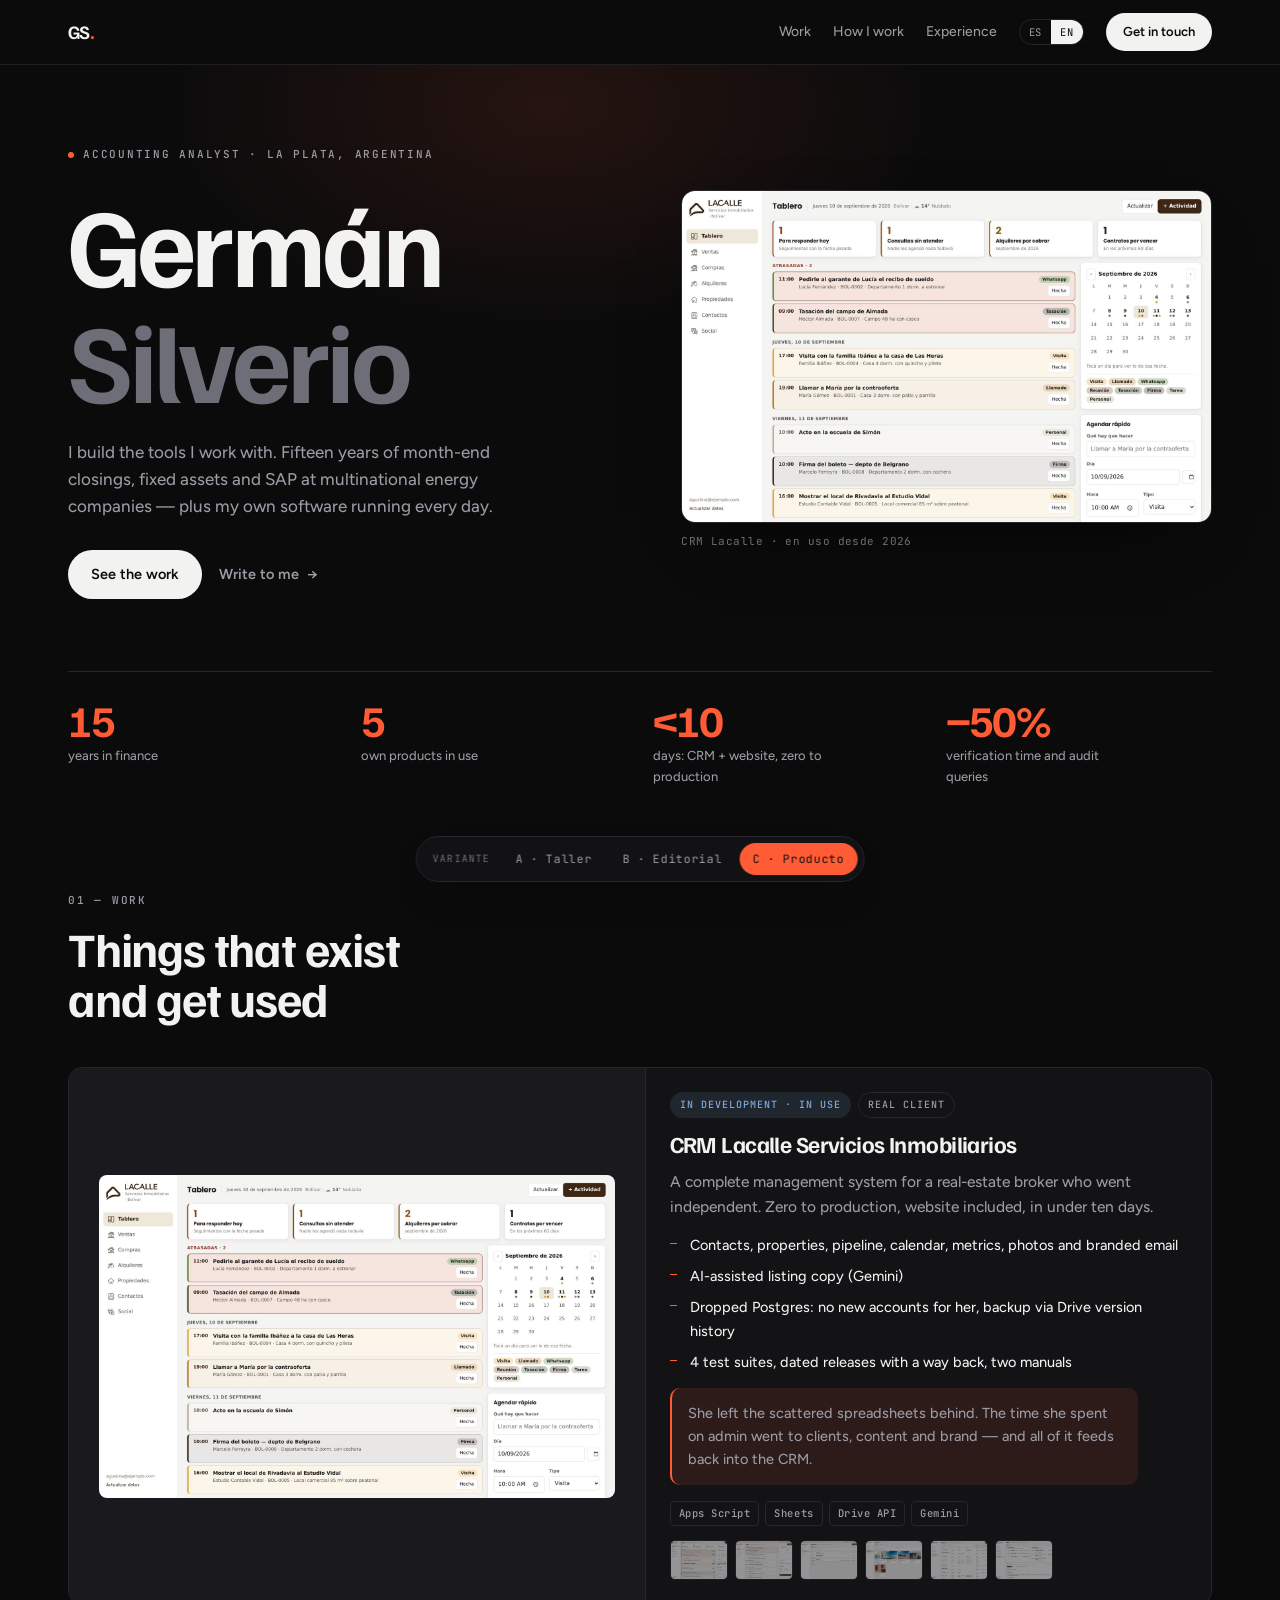
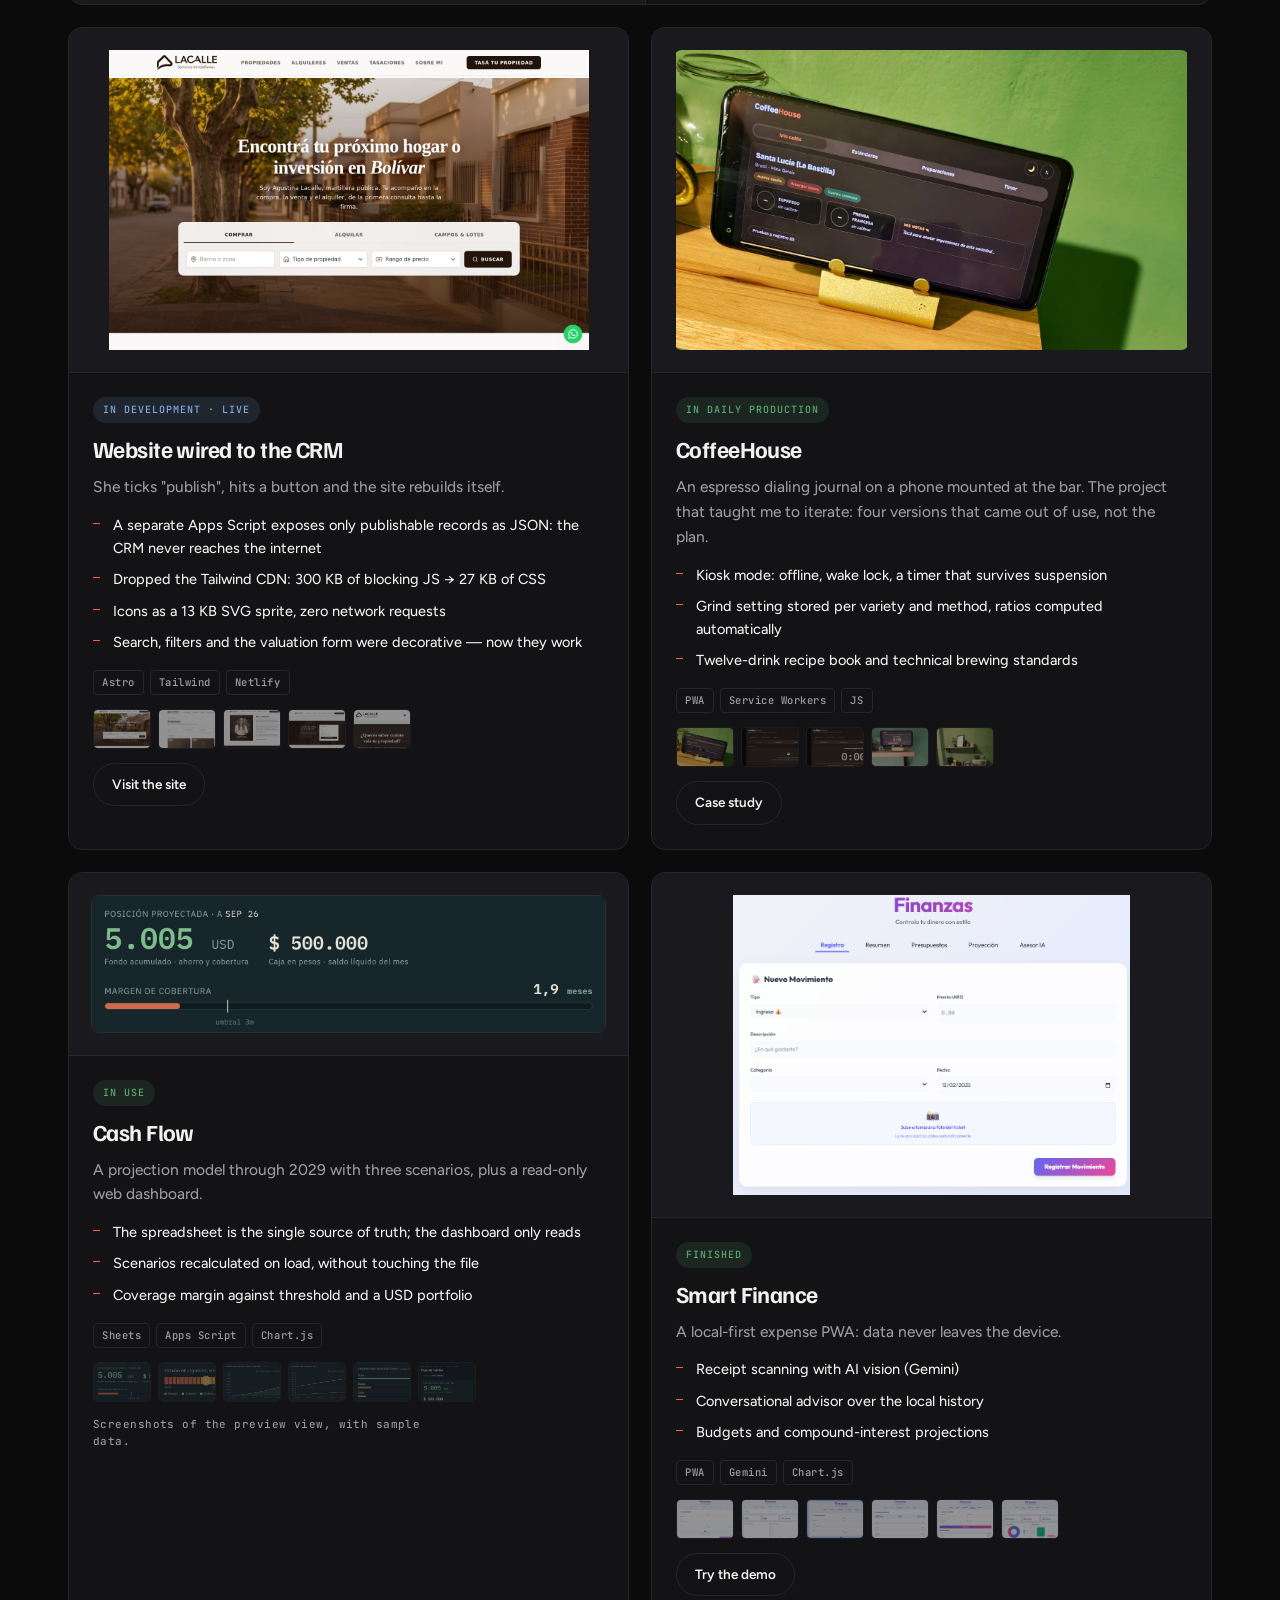
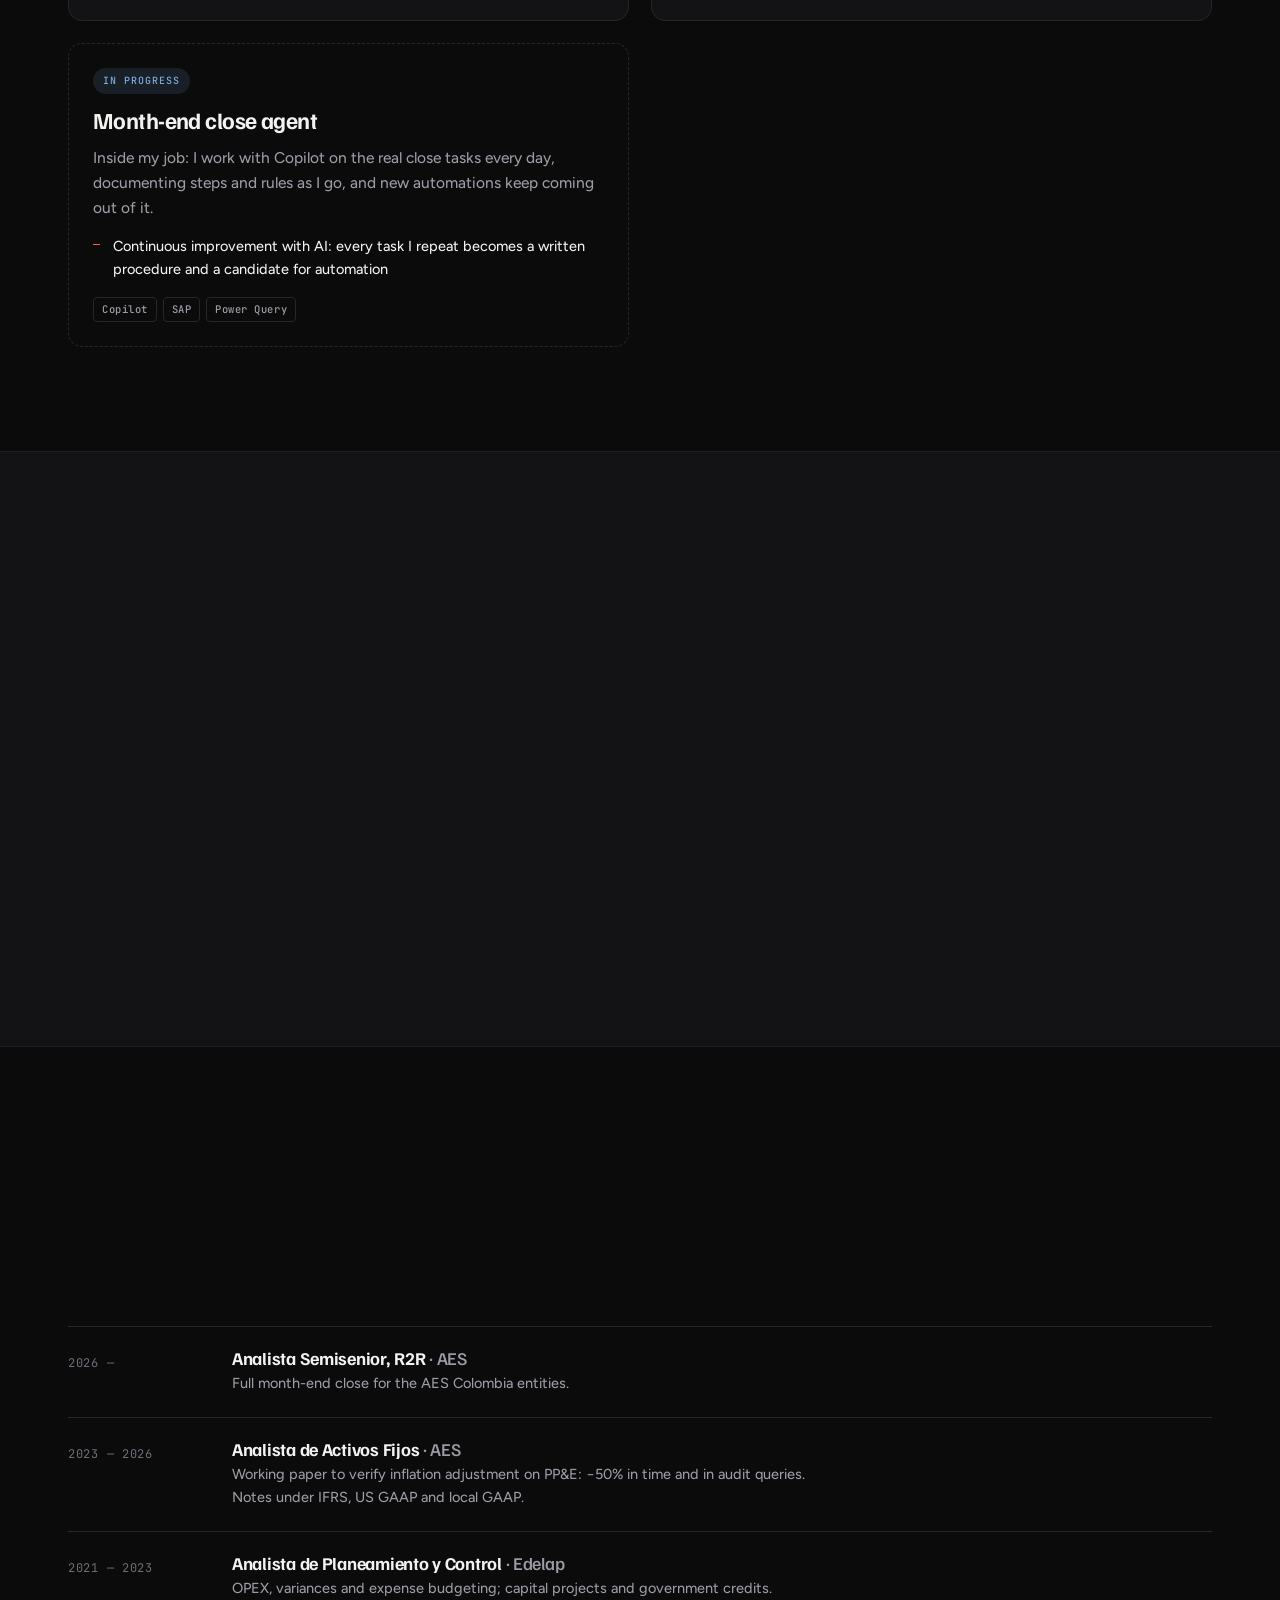
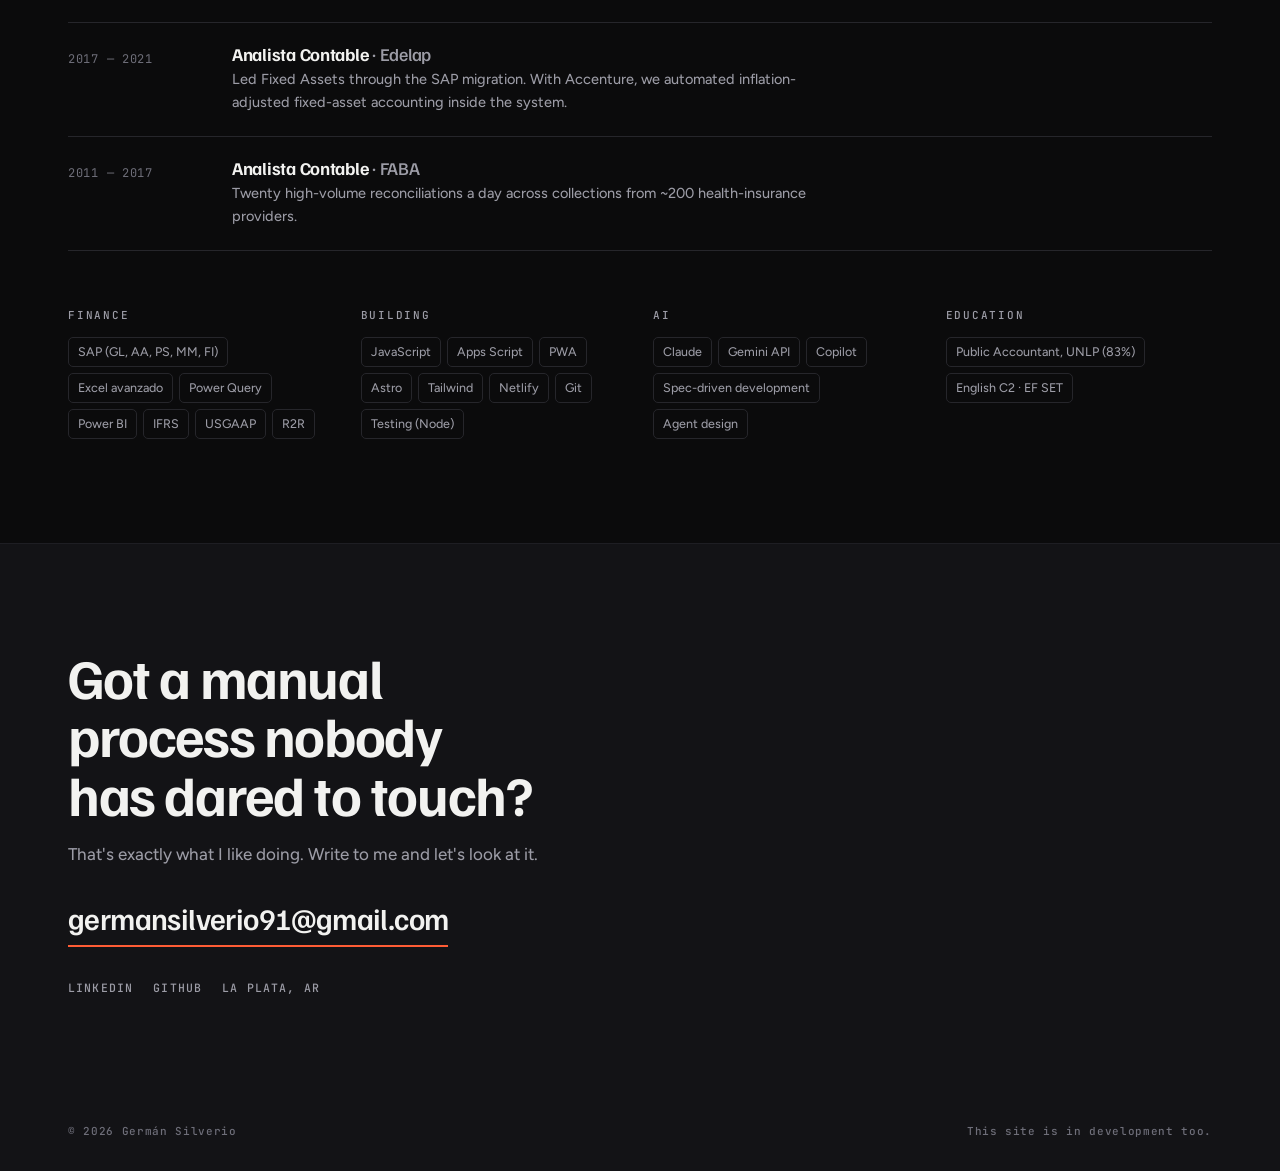
<file: variantes/c/index.html>
<!DOCTYPE html>
<html lang="es">

<head>
    <meta charset="UTF-8">
    <meta name="viewport" content="width=device-width, initial-scale=1.0">
    <title>Germán Silverio | Portfolio — C · Producto</title>
    <meta name="description"
        content="Analista contable que construye las herramientas con las que trabaja. Automatización, IA aplicada y software de negocio en producción.">

    <link rel="icon" type="image/svg+xml" href="../../assets/favicon.svg">
    <link rel="icon" type="image/png" sizes="32x32" href="../../assets/favicon-32.png">
    <link rel="apple-touch-icon" href="../../assets/apple-touch-icon.png">

    <link rel="preconnect" href="https://fonts.googleapis.com">
    <link rel="preconnect" href="https://fonts.gstatic.com" crossorigin>
    <link href="https://fonts.googleapis.com/css2?family=Familjen+Grotesk:wght@400..700&family=Figtree:wght@400..700&family=JetBrains+Mono:wght@400;500&display=swap" rel="stylesheet">

    <link rel="stylesheet" href="styles.css">
</head>

<body>

    <nav class="nav">
        <div class="shell nav-in">
            <a href="#top" class="mark">GS<span>.</span></a>
            <div class="nav-right">
                <ul class="nav-links">
                    <li><a href="#work" data-i18n="nav.work">Proyectos</a></li>
                    <li><a href="#how" data-i18n="nav.how">Cómo trabajo</a></li>
                    <li><a href="#cv" data-i18n="nav.cv">Trayectoria</a></li>
                </ul>
                <div class="lang" role="group" aria-label="Idioma / Language">
                    <button id="lang-es" class="on" type="button">ES</button>
                    <button id="lang-en" type="button">EN</button>
                </div>
                <a href="#contact" class="btn btn-solid btn-sm" data-i18n="nav.cta">Hablemos</a>
            </div>
        </div>
    </nav>

    <!-- ================= HERO ================= -->
    <header id="top" class="hero">
        <div class="shell hero-grid">
            <div class="hero-copy">
                <span class="eyebrow"><i class="dot"></i><span data-i18n="hero.eyebrow">Analista contable · La Plata,
                        Argentina</span></span>
                <h1>Germán<br><span class="outline">Silverio</span></h1>
                <p class="lead" data-i18n="hero.lead">Construyo las herramientas con las que trabajo. Quince años de
                    cierres, activos fijos y SAP en multinacionales de energía — y software propio que corre todos los
                    días.</p>
                <div class="hero-cta">
                    <a href="#work" class="btn btn-solid" data-i18n="hero.cta1">Ver proyectos</a>
                    <a href="#contact" class="btn btn-link" data-i18n="hero.cta2">Escribime <span
                            aria-hidden="true">→</span></a>
                </div>
            </div>
            <figure class="hero-shot">
                <img src="../../assets/images/crm-tablero.jpg"
                    alt="Tablero del CRM que Germán construyó para una martillera pública">
                <figcaption class="cap" data-i18n="hero.cap">CRM Lacalle · en uso desde 2026</figcaption>
            </figure>
        </div>

        <div class="shell">
            <ul class="stats">
                <li><b>15</b><span data-i18n="stat.1">años en finanzas</span></li>
                <li><b>5</b><span data-i18n="stat.2">productos propios en uso</span></li>
                <li><b>&lt;10</b><span data-i18n="stat.3">días: CRM + web, de cero a producción</span></li>
                <li><b>−50%</b><span data-i18n="stat.4">tiempo de verificación y consultas de auditoría</span></li>
            </ul>
        </div>
    </header>

    <!-- ================= PROYECTOS ================= -->
    <section id="work" class="sec">
        <div class="shell">
            <div class="sec-head">
                <span class="eyebrow" data-i18n="work.eyebrow">01 — Proyectos</span>
                <h2 data-i18n="work.title">Cosas que existen y se usan</h2>
            </div>

            <div class="cards">

                <article class="card wide">
                    <div class="shot">
                        <img src="../../assets/images/crm-tablero.jpg" alt="Tablero del CRM Lacalle" id="m1">
                    </div>
                    <div class="card-body">
                        <div class="tags">
                            <span class="tag tag-dev" data-i18n="p1.state">En desarrollo · en uso</span>
                            <span class="tag" data-i18n="p1.kind">Cliente real</span>
                        </div>
                        <h3 data-i18n="p1.title">CRM Lacalle Servicios Inmobiliarios</h3>
                        <p data-i18n="p1.sub">Sistema de gestión completo para una martillera que se lanzó por su
                            cuenta. Del cero a producción, con el sitio web, en menos de diez días.</p>
                        <ul class="pts">
                            <li data-i18n="p1.b1">Contactos, propiedades, pipeline, agenda, métricas, fotos y mails
                                con firma</li>
                            <li data-i18n="p1.b2">Redacción de avisos asistida por IA (Gemini)</li>
                            <li data-i18n="p1.b3">Descarté Postgres: cero cuentas nuevas para ella, respaldo por
                                historial de Drive</li>
                            <li data-i18n="p1.b4">4 suites de tests, releases fechadas con vuelta atrás, dos manuales
                            </li>
                        </ul>
                        <p class="win"><span data-i18n="p1.win">Dejó las planillas sueltas. El tiempo que gastaba en
                                administrar se le fue a clientes, contenido y marca — y todo eso vuelve al CRM como
                                insumo.</span></p>
                        <ul class="stack">
                            <li>Apps Script</li>
                            <li>Sheets</li>
                            <li>Drive API</li>
                            <li>Gemini</li>
                        </ul>
                        <div class="thumbs" data-target="m1">
                            <img src="../../assets/images/crm-tablero.jpg" alt="Tablero">
                            <img src="../../assets/images/crm-agenda.jpg" alt="Agenda">
                            <img src="../../assets/images/crm-operaciones.jpg" alt="Operaciones">
                            <img src="../../assets/images/crm-propiedades.jpg" alt="Propiedades">
                            <img src="../../assets/images/crm-contactos.jpg" alt="Contactos">
                            <img src="../../assets/images/crm-social.jpg" alt="Social">
                        </div>
                    </div>
                </article>

                <article class="card">
                    <div class="shot">
                        <img src="../../assets/images/web-hero.png" alt="Portada del sitio web de Lacalle" id="m2">
                    </div>
                    <div class="card-body">
                        <div class="tags">
                            <span class="tag tag-dev" data-i18n="p2.state">En desarrollo · publicada</span>
                        </div>
                        <h3 data-i18n="p2.title">Sitio web conectado al CRM</h3>
                        <p data-i18n="p2.sub">Ella tilda "publicar", aprieta un botón y el sitio se reconstruye solo.
                        </p>
                        <ul class="pts">
                            <li data-i18n="p2.b1">Un Apps Script aparte expone por JSON solo lo publicable: el CRM
                                nunca sale a internet</li>
                            <li data-i18n="p2.b2">Saqué el CDN de Tailwind: 300 KB de JS bloqueante → 27 KB de CSS</li>
                            <li data-i18n="p2.b3">Iconos por sprite SVG de 13 KB, sin pedidos de red</li>
                            <li data-i18n="p2.b4">Buscador, filtros y formulario de tasación: eran decorativos, hoy
                                funcionan</li>
                        </ul>
                        <ul class="stack">
                            <li>Astro</li>
                            <li>Tailwind</li>
                            <li>Netlify</li>
                        </ul>
                        <div class="thumbs" data-target="m2">
                            <img src="../../assets/images/web-hero.png" alt="Portada">
                            <img src="../../assets/images/web-listado.png" alt="Listado">
                            <img src="../../assets/images/web-nosotros.png" alt="Institucional">
                            <img src="../../assets/images/web-tasacion.png" alt="Tasación">
                            <img src="../../assets/images/web-movil.png" alt="Móvil">
                        </div>
                        <a href="https://agustinalacalleinmobiliaria.netlify.app" target="_blank" rel="noopener"
                            class="btn btn-line" data-i18n="p2.cta">Ver el sitio</a>
                    </div>
                </article>

                <article class="card">
                    <div class="shot">
                        <img src="../../assets/images/coffee-pared-cafes.jpg" alt="CoffeeHouse montada en la barra" id="m3">
                    </div>
                    <div class="card-body">
                        <div class="tags">
                            <span class="tag tag-live" data-i18n="p3.state">En producción diaria</span>
                        </div>
                        <h3 data-i18n="p3.title">CoffeeHouse</h3>
                        <p data-i18n="p3.sub">Bitácora de calibración de espresso en un teléfono montado en la barra.
                            El proyecto que me enseñó a iterar: cuatro versiones salidas del uso, no del plan.</p>
                        <ul class="pts">
                            <li data-i18n="p3.b1">Modo kiosk: offline, wake lock, timer que sobrevive la suspensión
                            </li>
                            <li data-i18n="p3.b2">Calibre guardado por variedad y método, ratios automáticos</li>
                            <li data-i18n="p3.b3">Recetario de doce preparaciones y estándares técnicos</li>
                        </ul>
                        <ul class="stack">
                            <li>PWA</li>
                            <li>Service Workers</li>
                            <li>JS</li>
                        </ul>
                        <div class="thumbs" data-target="m3">
                            <img src="../../assets/images/coffee-pared-cafes.jpg" alt="En la barra">
                            <img src="../../assets/images/coffee-pantalla-cafes.jpg" alt="Registro">
                            <img src="../../assets/images/coffee-pantalla-timer.jpg" alt="Timer">
                            <img src="../../assets/images/coffee-pared-timer.jpg" alt="Timer en la barra">
                            <img src="../../assets/images/coffee-barra-antes.jpg" alt="Antes">
                        </div>
                        <a href="https://germansilverio.github.io/coffeehouse_caso/#historia" target="_blank"
                            rel="noopener" class="btn btn-line" data-i18n="p3.cta">Caso de estudio</a>
                    </div>
                </article>

                <article class="card">
                    <div class="shot">
                        <img src="../../assets/images/cashflow-tablero.jpg" alt="Tablero de flujo de fondos" id="m4">
                    </div>
                    <div class="card-body">
                        <div class="tags">
                            <span class="tag tag-live" data-i18n="p4.state">En uso</span>
                        </div>
                        <h3 data-i18n="p4.title">Flujo de Fondos</h3>
                        <p data-i18n="p4.sub">Modelo de proyección a 2029 con tres escenarios, más un tablero web de
                            solo lectura.</p>
                        <ul class="pts">
                            <li data-i18n="p4.b1">El Sheet es la única fuente de verdad; el tablero solo lee</li>
                            <li data-i18n="p4.b2">Escenarios recalculados al cargar, sin tocar el archivo</li>
                            <li data-i18n="p4.b3">Margen de cobertura contra umbral y cartera en dólares</li>
                        </ul>
                        <ul class="stack">
                            <li>Sheets</li>
                            <li>Apps Script</li>
                            <li>Chart.js</li>
                        </ul>
                        <div class="thumbs" data-target="m4">
                            <img src="../../assets/images/cashflow-tablero.jpg" alt="Posición">
                            <img src="../../assets/images/cashflow-liquidez.jpg" alt="Liquidez">
                            <img src="../../assets/images/cashflow-flujo.jpg" alt="Fondo acumulado">
                            <img src="../../assets/images/cashflow-ingresos.jpg" alt="Ingresos vs. gastos">
                            <img src="../../assets/images/cashflow-objetivos.jpg" alt="Objetivos">
                            <img src="../../assets/images/cashflow-movil.jpg" alt="Móvil">
                        </div>
                        <p class="cap" data-i18n="p4.cap">Capturas de la vista de demostración, con datos de ejemplo.
                        </p>
                    </div>
                </article>

                <article class="card">
                    <div class="shot">
                        <img src="../../assets/images/finance-main.png" alt="Smart Finance" id="m5">
                    </div>
                    <div class="card-body">
                        <div class="tags">
                            <span class="tag tag-live" data-i18n="p5.state">Terminada</span>
                        </div>
                        <h3 data-i18n="p5.title">Smart Finance</h3>
                        <p data-i18n="p5.sub">PWA de gastos local-first: los datos nunca salen del dispositivo.</p>
                        <ul class="pts">
                            <li data-i18n="p5.b1">Escaneo de tickets por visión artificial (Gemini)</li>
                            <li data-i18n="p5.b2">Asesor conversacional sobre el historial local</li>
                            <li data-i18n="p5.b3">Presupuestos y proyección con interés compuesto</li>
                        </ul>
                        <ul class="stack">
                            <li>PWA</li>
                            <li>Gemini</li>
                            <li>Chart.js</li>
                        </ul>
                        <div class="thumbs" data-target="m5">
                            <img src="../../assets/images/finance-main.png" alt="Principal">
                            <img src="../../assets/images/finance-dashboard.png" alt="Dashboard">
                            <img src="../../assets/images/finance-registro.png" alt="Registro">
                            <img src="../../assets/images/finance-budget.png" alt="Presupuestos">
                            <img src="../../assets/images/finance-projection.png" alt="Proyección">
                            <img src="../../assets/images/finance-chart.png" alt="Gráficos">
                        </div>
                        <a href="../../demo/index.html" target="_blank" class="btn btn-line" data-i18n="p5.cta">Probar la
                            demo</a>
                    </div>
                </article>

                <article class="card card-flat">
                    <div class="card-body">
                        <div class="tags">
                            <span class="tag tag-dev" data-i18n="p6.state">En curso</span>
                        </div>
                        <h3 data-i18n="p6.title">Agente de cierres contables</h3>
                        <p data-i18n="p6.sub">Dentro de mi trabajo: uso Copilot sobre las tareas reales de cierre y
                            documento los pasos y las reglas mientras las hago, para construir un agente que las
                            ejecute.</p>
                        <ul class="pts">
                            <li data-i18n="p6.b1">Sin resultados todavía: es la dirección, no un logro</li>
                        </ul>
                        <ul class="stack">
                            <li>Copilot</li>
                            <li>SAP</li>
                            <li>Power Query</li>
                        </ul>
                    </div>
                </article>

            </div>
        </div>
    </section>

    <!-- ================= CÓMO TRABAJO ================= -->
    <section id="how" class="sec sec-alt">
        <div class="shell">
            <div class="sec-head">
                <span class="eyebrow" data-i18n="how.eyebrow">02 — Cómo trabajo</span>
                <h2 data-i18n="how.title">Entender, construir, sostener</h2>
            </div>
            <div class="steps">
                <div class="step">
                    <span class="num">01</span>
                    <h3 data-i18n="how.s1.t">Entiendo el proceso</h3>
                    <p data-i18n="how.s1.p">Quince años adentro de cierres y control de gestión. Sé dónde se pierde el
                        tiempo y qué dato no cierra. Automatizar sin eso es acelerar un error.</p>
                </div>
                <div class="step">
                    <span class="num">02</span>
                    <h3 data-i18n="how.s2.t">Construyo la herramienta</h3>
                    <p data-i18n="how.s2.p">Escribo la especificación, dirijo el desarrollo con IA y decido la
                        arquitectura. El código lo escribe el modelo; las decisiones las tomo yo.</p>
                </div>
                <div class="step">
                    <span class="num">03</span>
                    <h3 data-i18n="how.s3.t">La sostengo</h3>
                    <p data-i18n="how.s3.p">Entrego, miro cómo se usa de verdad y vuelvo a tocarla. Tests, versionado
                        y manuales para que no dependa de mí.</p>
                </div>
            </div>
        </div>
    </section>

    <!-- ================= TRAYECTORIA ================= -->
    <section id="cv" class="sec">
        <div class="shell">
            <div class="sec-head">
                <span class="eyebrow" data-i18n="cv.eyebrow">03 — Trayectoria</span>
                <h2 data-i18n="cv.title">Quince años en finanzas corporativas</h2>
            </div>

            <ol class="roles">
                <li>
                    <span class="when">2026 —</span>
                    <div>
                        <h3>Analista Semisenior, R2R <em>· AES</em></h3>
                        <p data-i18n="cv.r1">Cierre mensual integral de las entidades de AES Colombia.</p>
                    </div>
                </li>
                <li>
                    <span class="when">2023 — 2026</span>
                    <div>
                        <h3>Analista de Activos Fijos <em>· AES</em></h3>
                        <p data-i18n="cv.r2">Papel de trabajo para verificar el RECPAM sobre bienes de uso: −50% en
                            tiempo y en consultas de auditoría. Notas bajo IFRS, USGAAP y GAAP local.</p>
                    </div>
                </li>
                <li>
                    <span class="when">2021 — 2023</span>
                    <div>
                        <h3>Analista de Planeamiento y Control <em>· Edelap</em></h3>
                        <p data-i18n="cv.r3">OPEX, desvíos y presupuesto de gastos; obras de capital y créditos con el
                            Estado.</p>
                    </div>
                </li>
                <li>
                    <span class="when">2017 — 2021</span>
                    <div>
                        <h3>Analista Contable <em>· Edelap</em></h3>
                        <p data-i18n="cv.r4">Lideré Activos Fijos en la migración a SAP. Con Accenture, automatizamos
                            el ajuste por inflación de bienes de uso dentro del sistema.</p>
                    </div>
                </li>
                <li>
                    <span class="when">2011 — 2017</span>
                    <div>
                        <h3>Analista Contable <em>· FABA</em></h3>
                        <p data-i18n="cv.r5">Veinte conciliaciones de alto volumen por día sobre las cobranzas de ~200
                            obras sociales.</p>
                    </div>
                </li>
            </ol>

            <div class="tools">
                <div>
                    <span class="eyebrow" data-i18n="tools.1">Finanzas</span>
                    <div class="chips">
                        <span>SAP (GL, AA, PS, MM, FI)</span><span>Excel avanzado</span><span>Power Query</span><span>Power
                            BI</span><span>IFRS</span><span>USGAAP</span><span>R2R</span>
                    </div>
                </div>
                <div>
                    <span class="eyebrow" data-i18n="tools.2">Construcción</span>
                    <div class="chips">
                        <span>JavaScript</span><span>Apps Script</span><span>PWA</span><span>Astro</span><span>Tailwind</span><span>Netlify</span><span>Git</span><span
                            data-i18n="tools.test">Testing (Node)</span>
                    </div>
                </div>
                <div>
                    <span class="eyebrow" data-i18n="tools.3">IA</span>
                    <div class="chips">
                        <span>Claude</span><span>Gemini API</span><span>Copilot</span><span
                            data-i18n="tools.spec">Desarrollo por especificación</span><span
                            data-i18n="tools.agents">Diseño de agentes</span>
                    </div>
                </div>
                <div>
                    <span class="eyebrow" data-i18n="tools.4">Formación</span>
                    <div class="chips">
                        <span data-i18n="tools.degree">Contador Público, UNLP (83%)</span><span
                            data-i18n="tools.en">Inglés C2 · EF SET</span>
                    </div>
                </div>
            </div>
        </div>
    </section>

    <!-- ================= CONTACTO ================= -->
    <section id="contact" class="sec cta">
        <div class="shell cta-in">
            <h2 data-i18n="cta.title">¿Tenés un proceso manual que nadie se animó a tocar?</h2>
            <p data-i18n="cta.sub">Eso es exactamente lo que me gusta hacer. Escribime y lo miramos.</p>
            <a href="mailto:germansilverio91@gmail.com" class="mail">germansilverio91@gmail.com</a>
            <div class="links">
                <a href="https://www.linkedin.com/in/germán-silverio/" target="_blank" rel="noopener">LinkedIn</a>
                <a href="https://github.com/germansilverio" target="_blank" rel="noopener">GitHub</a>
                <span>La Plata, AR</span>
            </div>
        </div>
    </section>

    <footer class="foot">
        <div class="shell foot-in">
            <span>© 2026 Germán Silverio</span>
            <span data-i18n="foot.note">Este sitio también está en desarrollo.</span>
        </div>
    </footer>


    <nav class="vswitch" aria-label="Comparar variantes"><em>Variante</em><a href="../a/index.html" class="">A · Taller</a><a href="../b/index.html" class="">B · Editorial</a><a href="../c/index.html" class="on">C · Producto</a></nav>
    <div id="lb" class="lb" hidden>
        <button class="lb-x" type="button" aria-label="Cerrar">×</button>
        <button class="lb-p" type="button" aria-label="Anterior">‹</button>
        <img id="lb-img" alt="">
        <button class="lb-n" type="button" aria-label="Siguiente">›</button>
    </div>

    <script src="../../js/main.js"></script>
</body>

</html>
</file>
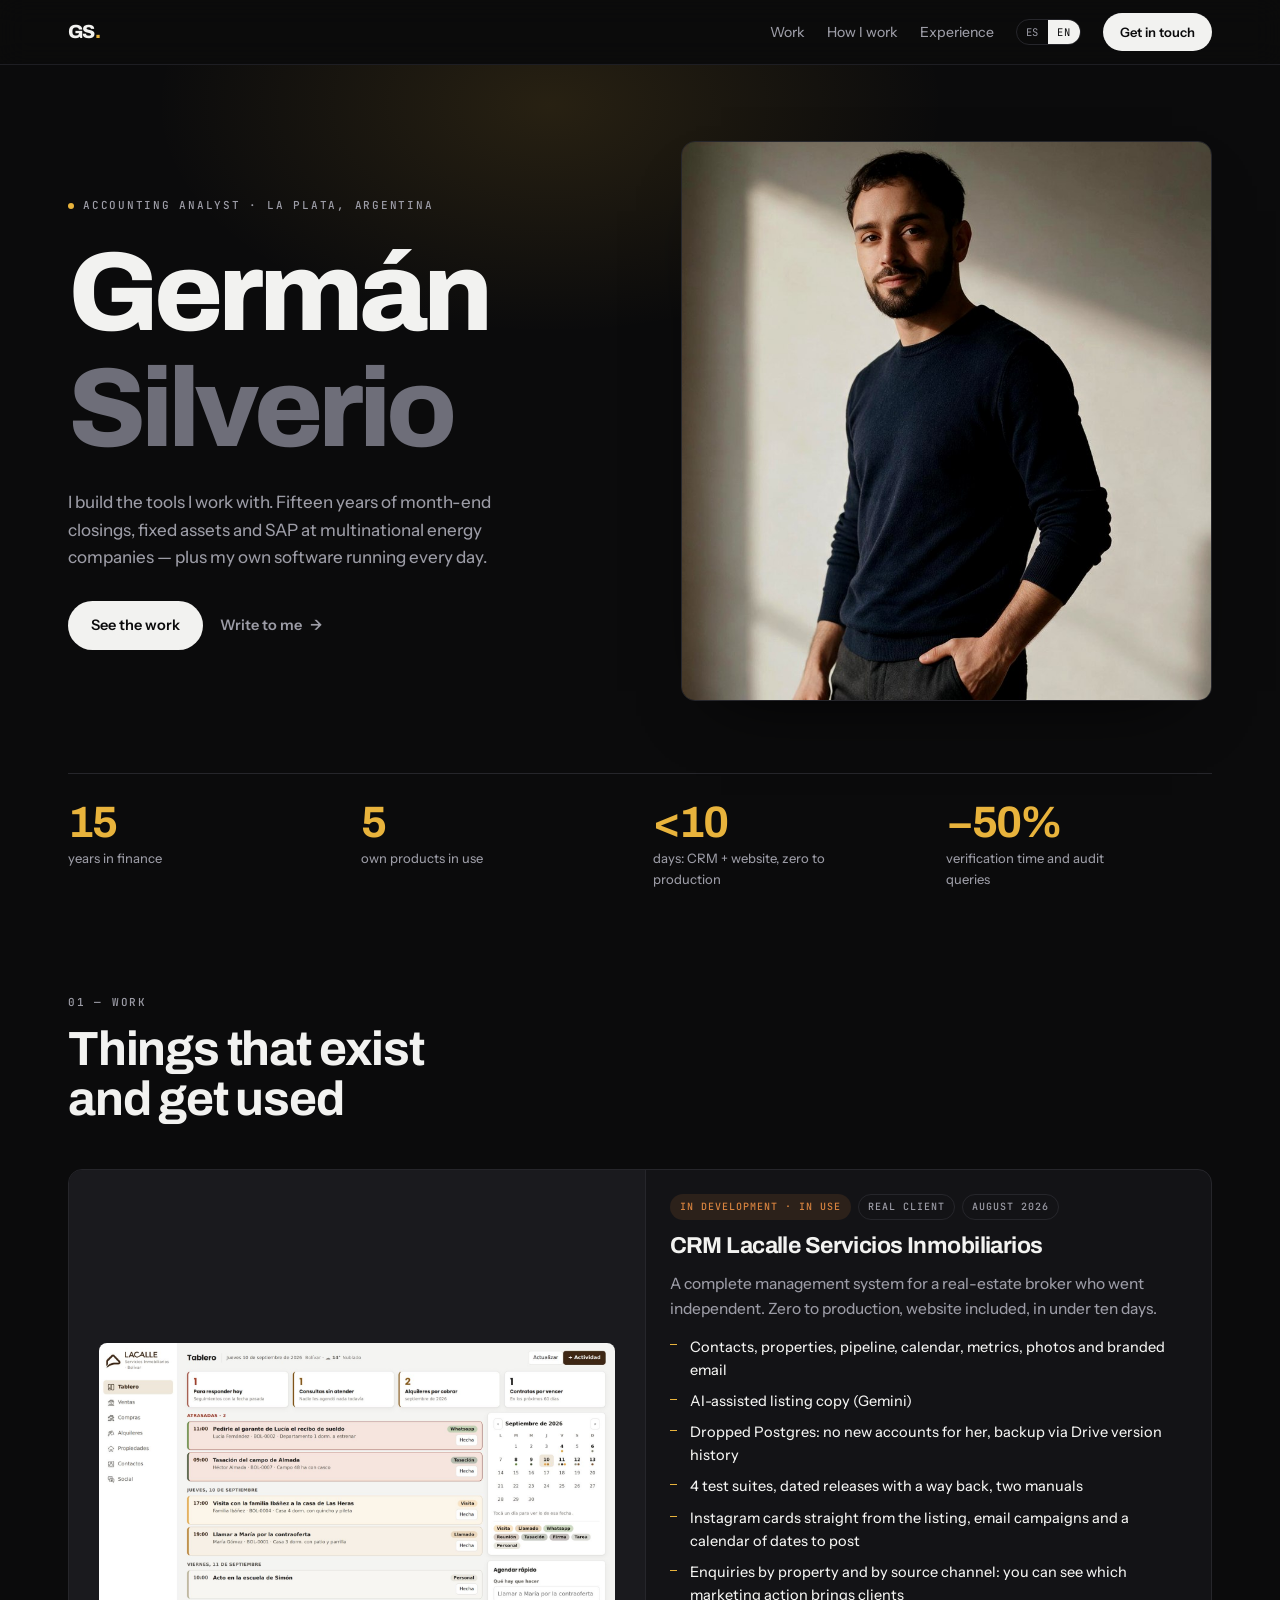
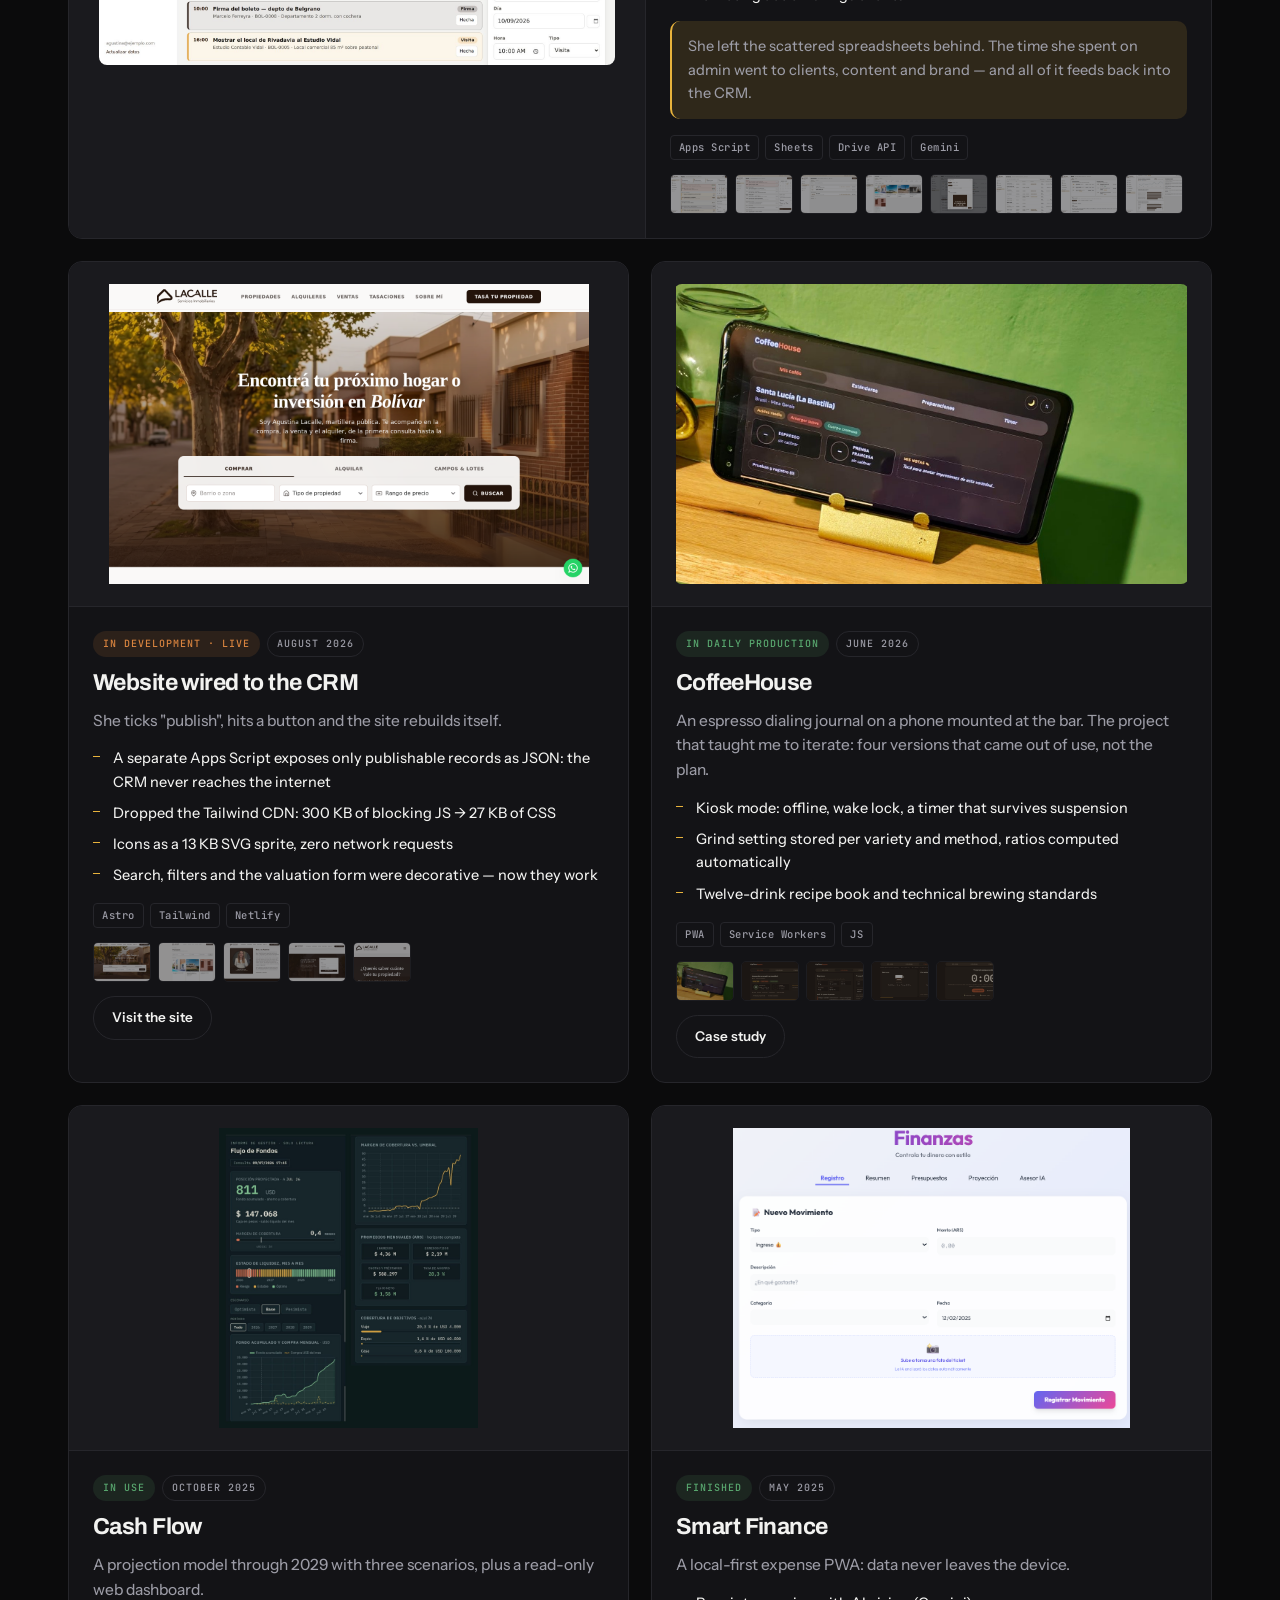
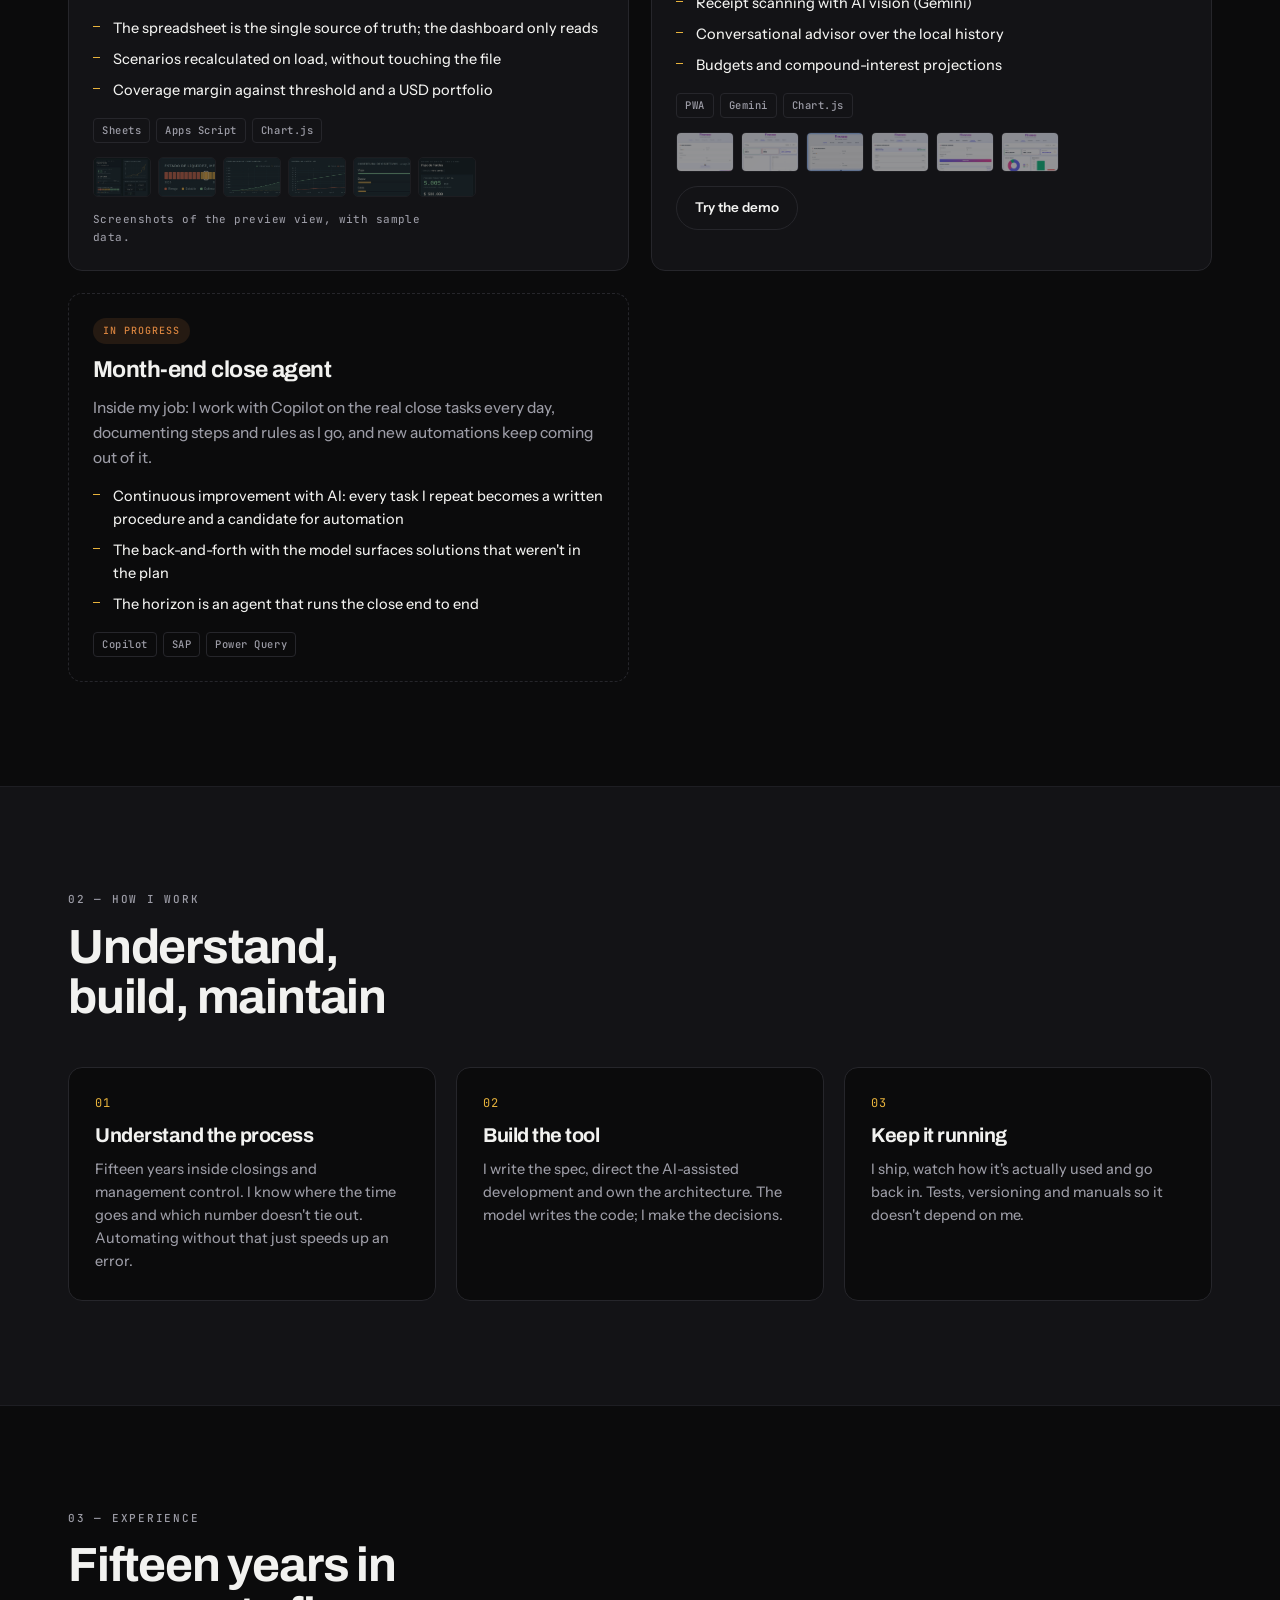
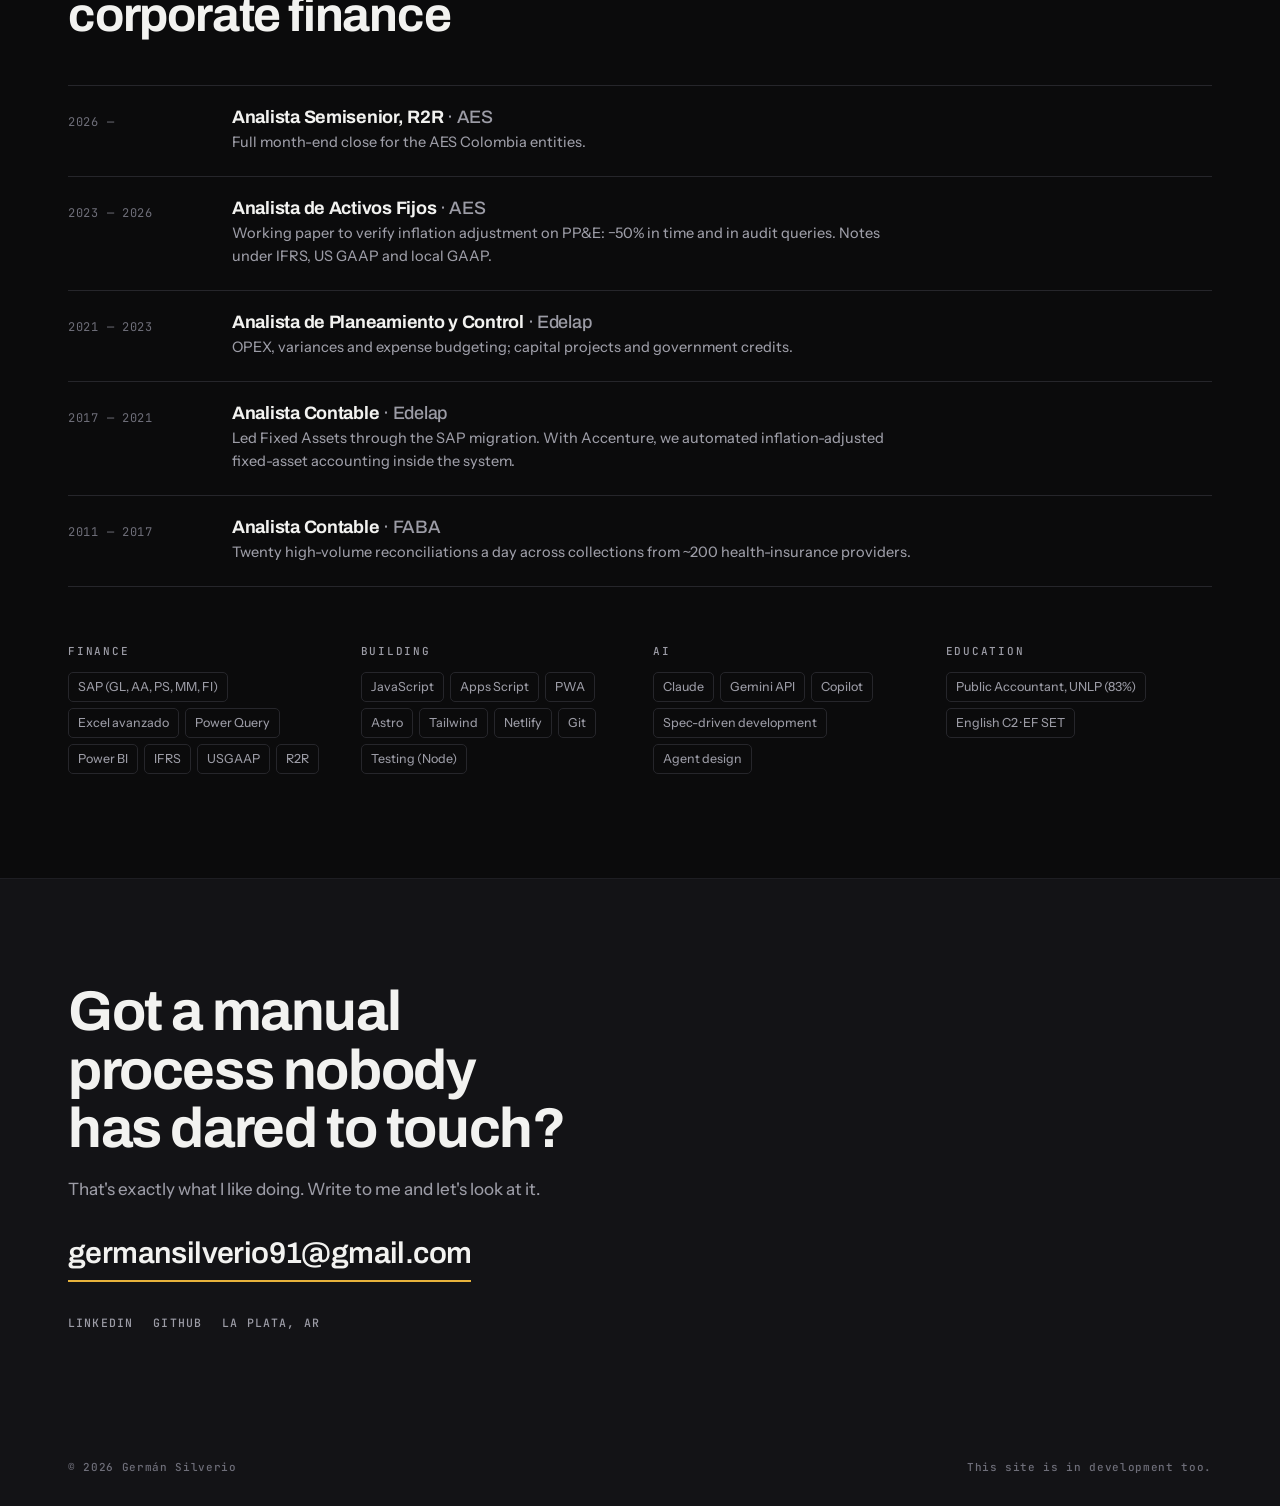
<file: versiones/v1-ago-2026/index.html>
<!DOCTYPE html>
<html lang="es">

<head>
    <meta charset="UTF-8">
    <meta name="viewport" content="width=device-width, initial-scale=1.0">
    <title>Germán Silverio | Portfolio</title>
    <meta name="description"
        content="Analista contable que construye las herramientas con las que trabaja. Automatización, IA aplicada y software de negocio en producción.">

    <link rel="icon" type="image/svg+xml" href="../../assets/favicon.svg">
    <link rel="icon" type="image/png" sizes="32x32" href="../../assets/favicon-32.png">
    <link rel="apple-touch-icon" href="../../assets/apple-touch-icon.png">

    <link rel="preconnect" href="https://fonts.googleapis.com">
    <link rel="preconnect" href="https://fonts.gstatic.com" crossorigin>
    <link href="https://fonts.googleapis.com/css2?family=Archivo:wght@500;600;700;800&family=Instrument+Sans:wght@400..700&family=JetBrains+Mono:wght@400;500&display=swap" rel="stylesheet">

    <link rel="stylesheet" href="css/styles.css">
</head>

<body>

    <nav class="nav">
        <div class="shell nav-in">
            <a href="#top" class="mark">GS<span>.</span></a>
            <div class="nav-right">
                <ul class="nav-links">
                    <li><a href="#work" data-i18n="nav.work">Proyectos</a></li>
                    <li><a href="#how" data-i18n="nav.how">Cómo trabajo</a></li>
                    <li><a href="#cv" data-i18n="nav.cv">Trayectoria</a></li>
                </ul>
                <div class="lang" role="group" aria-label="Idioma / Language">
                    <button id="lang-es" class="on" type="button">ES</button>
                    <button id="lang-en" type="button">EN</button>
                </div>
                <a href="#contact" class="btn btn-solid btn-sm" data-i18n="nav.cta">Hablemos</a>
            </div>
        </div>
    </nav>

    <!-- ================= HERO ================= -->
    <header id="top" class="hero">
        <div class="shell hero-grid">
            <div class="hero-copy">
                <span class="eyebrow"><i class="dot"></i><span data-i18n="hero.eyebrow">Analista contable · La Plata,
                        Argentina</span></span>
                <h1>Germán<br><span class="outline">Silverio</span></h1>
                <p class="lead" data-i18n="hero.lead">Construyo las herramientas con las que trabajo. Quince años de
                    cierres, activos fijos y SAP en multinacionales de energía — y software propio que corre todos los
                    días.</p>
                <div class="hero-cta">
                    <a href="#work" class="btn btn-solid" data-i18n="hero.cta1">Ver proyectos</a>
                    <a href="#contact" class="btn btn-link" data-i18n="hero.cta2">Escribime <span
                            aria-hidden="true">→</span></a>
                </div>
            </div>
            <figure class="hero-shot">
                <img src="../../assets/images/german.jpg" alt="Germán Silverio">
            </figure>
        </div>

        <div class="shell">
            <ul class="stats">
                <li><b>15</b><span data-i18n="stat.1">años en finanzas</span></li>
                <li><b>5</b><span data-i18n="stat.2">productos propios en uso</span></li>
                <li><b>&lt;10</b><span data-i18n="stat.3">días: CRM + web, de cero a producción</span></li>
                <li><b>−50%</b><span data-i18n="stat.4">tiempo de verificación y consultas de auditoría</span></li>
            </ul>
        </div>
    </header>

    <!-- ================= PROYECTOS ================= -->
    <section id="work" class="sec">
        <div class="shell">
            <div class="sec-head">
                <span class="eyebrow" data-i18n="work.eyebrow">01 — Proyectos</span>
                <h2 data-i18n="work.title">Cosas que existen y se usan</h2>
            </div>

            <div class="cards">

                <article class="card wide">
                    <div class="shot">
                        <img src="../../assets/images/crm-tablero.jpg" alt="Tablero del CRM Lacalle" id="m1">
                    </div>
                    <div class="card-body">
                        <div class="tags">
                            <span class="tag tag-dev" data-i18n="p1.state">En desarrollo · en uso</span>
                            <span class="tag" data-i18n="p1.kind">Cliente real</span>
                            <span class="tag" data-i18n="p1.date">Agosto 2026</span>
                        </div>
                        <h3 data-i18n="p1.title">CRM Lacalle Servicios Inmobiliarios</h3>
                        <p data-i18n="p1.sub">Sistema de gestión completo para una martillera que se lanzó por su
                            cuenta. Del cero a producción, con el sitio web, en menos de diez días.</p>
                        <ul class="pts">
                            <li data-i18n="p1.b1">Contactos, propiedades, pipeline, agenda, métricas, fotos y mails
                                con firma</li>
                            <li data-i18n="p1.b2">Redacción de avisos asistida por IA (Gemini)</li>
                            <li data-i18n="p1.b3">Descarté Postgres: cero cuentas nuevas para ella, respaldo por
                                historial de Drive</li>
                            <li data-i18n="p1.b4">4 suites de tests, releases fechadas con vuelta atrás, dos manuales
                            </li>
                            <li data-i18n="p1.b5">Placas para Instagram desde la ficha, difusión por mail y calendario de
                                fechas para postear</li>
                            <li data-i18n="p1.b6">Consultas por propiedad y por canal de origen: se ve qué acción de
                                publicidad trae clientes</li>
                        </ul>
                        <p class="win"><span data-i18n="p1.win">Dejó las planillas sueltas. El tiempo que gastaba en
                                administrar se le fue a clientes, contenido y marca — y todo eso vuelve al CRM como
                                insumo.</span></p>
                        <ul class="stack">
                            <li>Apps Script</li>
                            <li>Sheets</li>
                            <li>Drive API</li>
                            <li>Gemini</li>
                        </ul>
                        <div class="thumbs" data-target="m1">
                            <img src="../../assets/images/crm-tablero.jpg" alt="Tablero">
                            <img src="../../assets/images/crm-agenda.jpg" alt="Agenda">
                            <img src="../../assets/images/crm-operaciones.jpg" alt="Operaciones">
                            <img src="../../assets/images/crm-propiedades.jpg" alt="Propiedades">
                            <img src="../../assets/images/crm-placa.jpg" alt="Placa para Instagram">
                            <img src="../../assets/images/crm-contactos.jpg" alt="Contactos">
                            <img src="../../assets/images/crm-social.jpg" alt="Social">
                            <img src="../../assets/images/crm-metricas.jpg" alt="Métricas y consultas">
                        </div>
                    </div>
                </article>

                <article class="card">
                    <div class="shot">
                        <img src="../../assets/images/web-hero.png" alt="Portada del sitio web de Lacalle" id="m2">
                    </div>
                    <div class="card-body">
                        <div class="tags">
                            <span class="tag tag-dev" data-i18n="p2.state">En desarrollo · publicada</span>
                            <span class="tag" data-i18n="p2.date">Agosto 2026</span>
                        </div>
                        <h3 data-i18n="p2.title">Sitio web conectado al CRM</h3>
                        <p data-i18n="p2.sub">Ella tilda "publicar", aprieta un botón y el sitio se reconstruye solo.
                        </p>
                        <ul class="pts">
                            <li data-i18n="p2.b1">Un Apps Script aparte expone por JSON solo lo publicable: el CRM
                                nunca sale a internet</li>
                            <li data-i18n="p2.b2">Saqué el CDN de Tailwind: 300 KB de JS bloqueante → 27 KB de CSS</li>
                            <li data-i18n="p2.b3">Iconos por sprite SVG de 13 KB, sin pedidos de red</li>
                            <li data-i18n="p2.b4">Buscador, filtros y formulario de tasación: eran decorativos, hoy
                                funcionan</li>
                        </ul>
                        <ul class="stack">
                            <li>Astro</li>
                            <li>Tailwind</li>
                            <li>Netlify</li>
                        </ul>
                        <div class="thumbs" data-target="m2">
                            <img src="../../assets/images/web-hero.png" alt="Portada">
                            <img src="../../assets/images/web-propiedades.jpg" alt="Listado de propiedades">
                            <img src="../../assets/images/web-nosotros.png" alt="Institucional">
                            <img src="../../assets/images/web-tasacion.png" alt="Tasación">
                            <img src="../../assets/images/web-movil.png" alt="Móvil">
                        </div>
                        <a href="https://agustinalacalleinmobiliaria.netlify.app" target="_blank" rel="noopener"
                            class="btn btn-line" data-i18n="p2.cta">Ver el sitio</a>
                    </div>
                </article>

                <article class="card">
                    <div class="shot">
                        <img src="../../assets/images/coffee-pared-cafes.jpg" alt="CoffeeHouse montada en la barra" id="m3">
                    </div>
                    <div class="card-body">
                        <div class="tags">
                            <span class="tag tag-live" data-i18n="p3.state">En producción diaria</span>
                            <span class="tag" data-i18n="p3.date">Junio 2026</span>
                        </div>
                        <h3 data-i18n="p3.title">CoffeeHouse</h3>
                        <p data-i18n="p3.sub">Bitácora de calibración de espresso en un teléfono montado en la barra.
                            El proyecto que me enseñó a iterar: cuatro versiones salidas del uso, no del plan.</p>
                        <ul class="pts">
                            <li data-i18n="p3.b1">Modo kiosk: offline, wake lock, timer que sobrevive la suspensión
                            </li>
                            <li data-i18n="p3.b2">Calibre guardado por variedad y método, ratios automáticos</li>
                            <li data-i18n="p3.b3">Recetario de doce preparaciones y estándares técnicos</li>
                        </ul>
                        <ul class="stack">
                            <li>PWA</li>
                            <li>Service Workers</li>
                            <li>JS</li>
                        </ul>
                        <div class="thumbs" data-target="m3">
                            <img src="../../assets/images/coffee-pared-cafes.jpg" alt="En la barra">
                            <img src="../../assets/images/coffee-app-cafes.jpg" alt="Mis cafés">
                            <img src="../../assets/images/coffee-app-estandares.jpg" alt="Estándares">
                            <img src="../../assets/images/coffee-app-preparaciones.jpg" alt="Preparaciones">
                            <img src="../../assets/images/coffee-app-timer.jpg" alt="Timer">
                        </div>
                        <a href="https://germansilverio.github.io/coffeehouse_caso/#historia" target="_blank"
                            rel="noopener" class="btn btn-line" data-i18n="p3.cta">Caso de estudio</a>
                    </div>
                </article>

                <article class="card">
                    <div class="shot">
                        <img src="../../assets/images/cashflow-app-completo.jpg" alt="Tablero completo de flujo de fondos" id="m4">
                    </div>
                    <div class="card-body">
                        <div class="tags">
                            <span class="tag tag-live" data-i18n="p4.state">En uso</span>
                            <span class="tag" data-i18n="p4.date">Octubre 2025</span>
                        </div>
                        <h3 data-i18n="p4.title">Flujo de Fondos</h3>
                        <p data-i18n="p4.sub">Modelo de proyección a 2029 con tres escenarios, más un tablero web de
                            solo lectura.</p>
                        <ul class="pts">
                            <li data-i18n="p4.b1">El Sheet es la única fuente de verdad; el tablero solo lee</li>
                            <li data-i18n="p4.b2">Escenarios recalculados al cargar, sin tocar el archivo</li>
                            <li data-i18n="p4.b3">Margen de cobertura contra umbral y cartera en dólares</li>
                        </ul>
                        <ul class="stack">
                            <li>Sheets</li>
                            <li>Apps Script</li>
                            <li>Chart.js</li>
                        </ul>
                        <div class="thumbs" data-target="m4">
                            <img src="../../assets/images/cashflow-app-completo.jpg" alt="Tablero completo">
                            <img src="../../assets/images/cashflow-liquidez.jpg" alt="Liquidez">
                            <img src="../../assets/images/cashflow-flujo.jpg" alt="Fondo acumulado">
                            <img src="../../assets/images/cashflow-ingresos.jpg" alt="Ingresos vs. gastos">
                            <img src="../../assets/images/cashflow-objetivos.jpg" alt="Objetivos">
                            <img src="../../assets/images/cashflow-movil.jpg" alt="Móvil">
                        </div>
                        <p class="cap" data-i18n="p4.cap">Capturas de la vista de demostración, con datos de ejemplo.
                        </p>
                    </div>
                </article>

                <article class="card">
                    <div class="shot">
                        <img src="../../assets/images/finance-main.png" alt="Smart Finance" id="m5">
                    </div>
                    <div class="card-body">
                        <div class="tags">
                            <span class="tag tag-live" data-i18n="p5.state">Terminada</span>
                            <span class="tag" data-i18n="p5.date">Mayo 2025</span>
                        </div>
                        <h3 data-i18n="p5.title">Smart Finance</h3>
                        <p data-i18n="p5.sub">PWA de gastos local-first: los datos nunca salen del dispositivo.</p>
                        <ul class="pts">
                            <li data-i18n="p5.b1">Escaneo de tickets por visión artificial (Gemini)</li>
                            <li data-i18n="p5.b2">Asesor conversacional sobre el historial local</li>
                            <li data-i18n="p5.b3">Presupuestos y proyección con interés compuesto</li>
                        </ul>
                        <ul class="stack">
                            <li>PWA</li>
                            <li>Gemini</li>
                            <li>Chart.js</li>
                        </ul>
                        <div class="thumbs" data-target="m5">
                            <img src="../../assets/images/finance-main.png" alt="Principal">
                            <img src="../../assets/images/finance-dashboard.png" alt="Dashboard">
                            <img src="../../assets/images/finance-registro.png" alt="Registro">
                            <img src="../../assets/images/finance-budget.png" alt="Presupuestos">
                            <img src="../../assets/images/finance-projection.png" alt="Proyección">
                            <img src="../../assets/images/finance-chart.png" alt="Gráficos">
                        </div>
                        <a href="../../demo/index.html" target="_blank" class="btn btn-line" data-i18n="p5.cta">Probar la
                            demo</a>
                    </div>
                </article>

                <article class="card card-flat">
                    <div class="card-body">
                        <div class="tags">
                            <span class="tag tag-dev" data-i18n="p6.state">En curso</span>
                        </div>
                        <h3 data-i18n="p6.title">Agente de cierres contables</h3>
                        <p data-i18n="p6.sub">Dentro de mi trabajo: día a día trabajo con Copilot sobre las tareas
                            reales de cierre, documento pasos y reglas mientras las hago, y de ahí van saliendo
                            automatizaciones nuevas.</p>
                        <ul class="pts">
                            <li data-i18n="p6.b1">Mejora continua con IA: cada tarea que repito se vuelve procedimiento
                                escrito y candidata a automatizar</li>
                            <li data-i18n="p6.b2">Del ida y vuelta con el modelo aparecen soluciones que no estaban en el
                                plan</li>
                            <li data-i18n="p6.b3">El horizonte es un agente que ejecute el cierre punta a punta</li>
                        </ul>
                        <ul class="stack">
                            <li>Copilot</li>
                            <li>SAP</li>
                            <li>Power Query</li>
                        </ul>
                    </div>
                </article>

            </div>
        </div>
    </section>

    <!-- ================= CÓMO TRABAJO ================= -->
    <section id="how" class="sec sec-alt">
        <div class="shell">
            <div class="sec-head">
                <span class="eyebrow" data-i18n="how.eyebrow">02 — Cómo trabajo</span>
                <h2 data-i18n="how.title">Entender, construir, sostener</h2>
            </div>
            <div class="steps">
                <div class="step">
                    <span class="num">01</span>
                    <h3 data-i18n="how.s1.t">Entiendo el proceso</h3>
                    <p data-i18n="how.s1.p">Quince años adentro de cierres y control de gestión. Sé dónde se pierde el
                        tiempo y qué dato no cierra. Automatizar sin eso es acelerar un error.</p>
                </div>
                <div class="step">
                    <span class="num">02</span>
                    <h3 data-i18n="how.s2.t">Construyo la herramienta</h3>
                    <p data-i18n="how.s2.p">Escribo la especificación, dirijo el desarrollo con IA y decido la
                        arquitectura. El código lo escribe el modelo; las decisiones las tomo yo.</p>
                </div>
                <div class="step">
                    <span class="num">03</span>
                    <h3 data-i18n="how.s3.t">La sostengo</h3>
                    <p data-i18n="how.s3.p">Entrego, miro cómo se usa de verdad y vuelvo a tocarla. Tests, versionado
                        y manuales para que no dependa de mí.</p>
                </div>
            </div>
        </div>
    </section>

    <!-- ================= TRAYECTORIA ================= -->
    <section id="cv" class="sec">
        <div class="shell">
            <div class="sec-head">
                <span class="eyebrow" data-i18n="cv.eyebrow">03 — Trayectoria</span>
                <h2 data-i18n="cv.title">Quince años en finanzas corporativas</h2>
            </div>

            <ol class="roles">
                <li>
                    <span class="when">2026 —</span>
                    <div>
                        <h3>Analista Semisenior, R2R <em>· AES</em></h3>
                        <p data-i18n="cv.r1">Cierre mensual integral de las entidades de AES Colombia.</p>
                    </div>
                </li>
                <li>
                    <span class="when">2023 — 2026</span>
                    <div>
                        <h3>Analista de Activos Fijos <em>· AES</em></h3>
                        <p data-i18n="cv.r2">Papel de trabajo para verificar el RECPAM sobre bienes de uso: −50% en
                            tiempo y en consultas de auditoría. Notas bajo IFRS, USGAAP y GAAP local.</p>
                    </div>
                </li>
                <li>
                    <span class="when">2021 — 2023</span>
                    <div>
                        <h3>Analista de Planeamiento y Control <em>· Edelap</em></h3>
                        <p data-i18n="cv.r3">OPEX, desvíos y presupuesto de gastos; obras de capital y créditos con el
                            Estado.</p>
                    </div>
                </li>
                <li>
                    <span class="when">2017 — 2021</span>
                    <div>
                        <h3>Analista Contable <em>· Edelap</em></h3>
                        <p data-i18n="cv.r4">Lideré Activos Fijos en la migración a SAP. Con Accenture, automatizamos
                            el ajuste por inflación de bienes de uso dentro del sistema.</p>
                    </div>
                </li>
                <li>
                    <span class="when">2011 — 2017</span>
                    <div>
                        <h3>Analista Contable <em>· FABA</em></h3>
                        <p data-i18n="cv.r5">Veinte conciliaciones de alto volumen por día sobre las cobranzas de ~200
                            obras sociales.</p>
                    </div>
                </li>
            </ol>

            <div class="tools">
                <div>
                    <span class="eyebrow" data-i18n="tools.1">Finanzas</span>
                    <div class="chips">
                        <span>SAP (GL, AA, PS, MM, FI)</span><span>Excel avanzado</span><span>Power Query</span><span>Power
                            BI</span><span>IFRS</span><span>USGAAP</span><span>R2R</span>
                    </div>
                </div>
                <div>
                    <span class="eyebrow" data-i18n="tools.2">Construcción</span>
                    <div class="chips">
                        <span>JavaScript</span><span>Apps Script</span><span>PWA</span><span>Astro</span><span>Tailwind</span><span>Netlify</span><span>Git</span><span
                            data-i18n="tools.test">Testing (Node)</span>
                    </div>
                </div>
                <div>
                    <span class="eyebrow" data-i18n="tools.3">IA</span>
                    <div class="chips">
                        <span>Claude</span><span>Gemini API</span><span>Copilot</span><span
                            data-i18n="tools.spec">Desarrollo por especificación</span><span
                            data-i18n="tools.agents">Diseño de agentes</span>
                    </div>
                </div>
                <div>
                    <span class="eyebrow" data-i18n="tools.4">Formación</span>
                    <div class="chips">
                        <span data-i18n="tools.degree">Contador Público, UNLP (83%)</span><span
                            data-i18n="tools.en">Inglés C2 · EF SET</span>
                    </div>
                </div>
            </div>
        </div>
    </section>

    <!-- ================= CONTACTO ================= -->
    <section id="contact" class="sec cta">
        <div class="shell cta-in">
            <h2 data-i18n="cta.title">¿Tenés un proceso manual que nadie se animó a tocar?</h2>
            <p data-i18n="cta.sub">Eso es exactamente lo que me gusta hacer. Escribime y lo miramos.</p>
            <a href="mailto:germansilverio91@gmail.com" class="mail">germansilverio91@gmail.com</a>
            <div class="links">
                <a href="https://www.linkedin.com/in/germán-silverio/" target="_blank" rel="noopener">LinkedIn</a>
                <a href="https://github.com/germansilverio" target="_blank" rel="noopener">GitHub</a>
                <span>La Plata, AR</span>
            </div>
        </div>
    </section>

    <footer class="foot">
        <div class="shell foot-in">
            <span>© 2026 Germán Silverio</span>
            <span data-i18n="foot.note">Este sitio también está en desarrollo.</span>
        </div>
    </footer>

    <div id="lb" class="lb" hidden>
        <button class="lb-x" type="button" aria-label="Cerrar">×</button>
        <button class="lb-p" type="button" aria-label="Anterior">‹</button>
        <img id="lb-img" alt="">
        <button class="lb-n" type="button" aria-label="Siguiente">›</button>
    </div>

    <script src="js/main.js"></script>
</body>

</html>
</file>
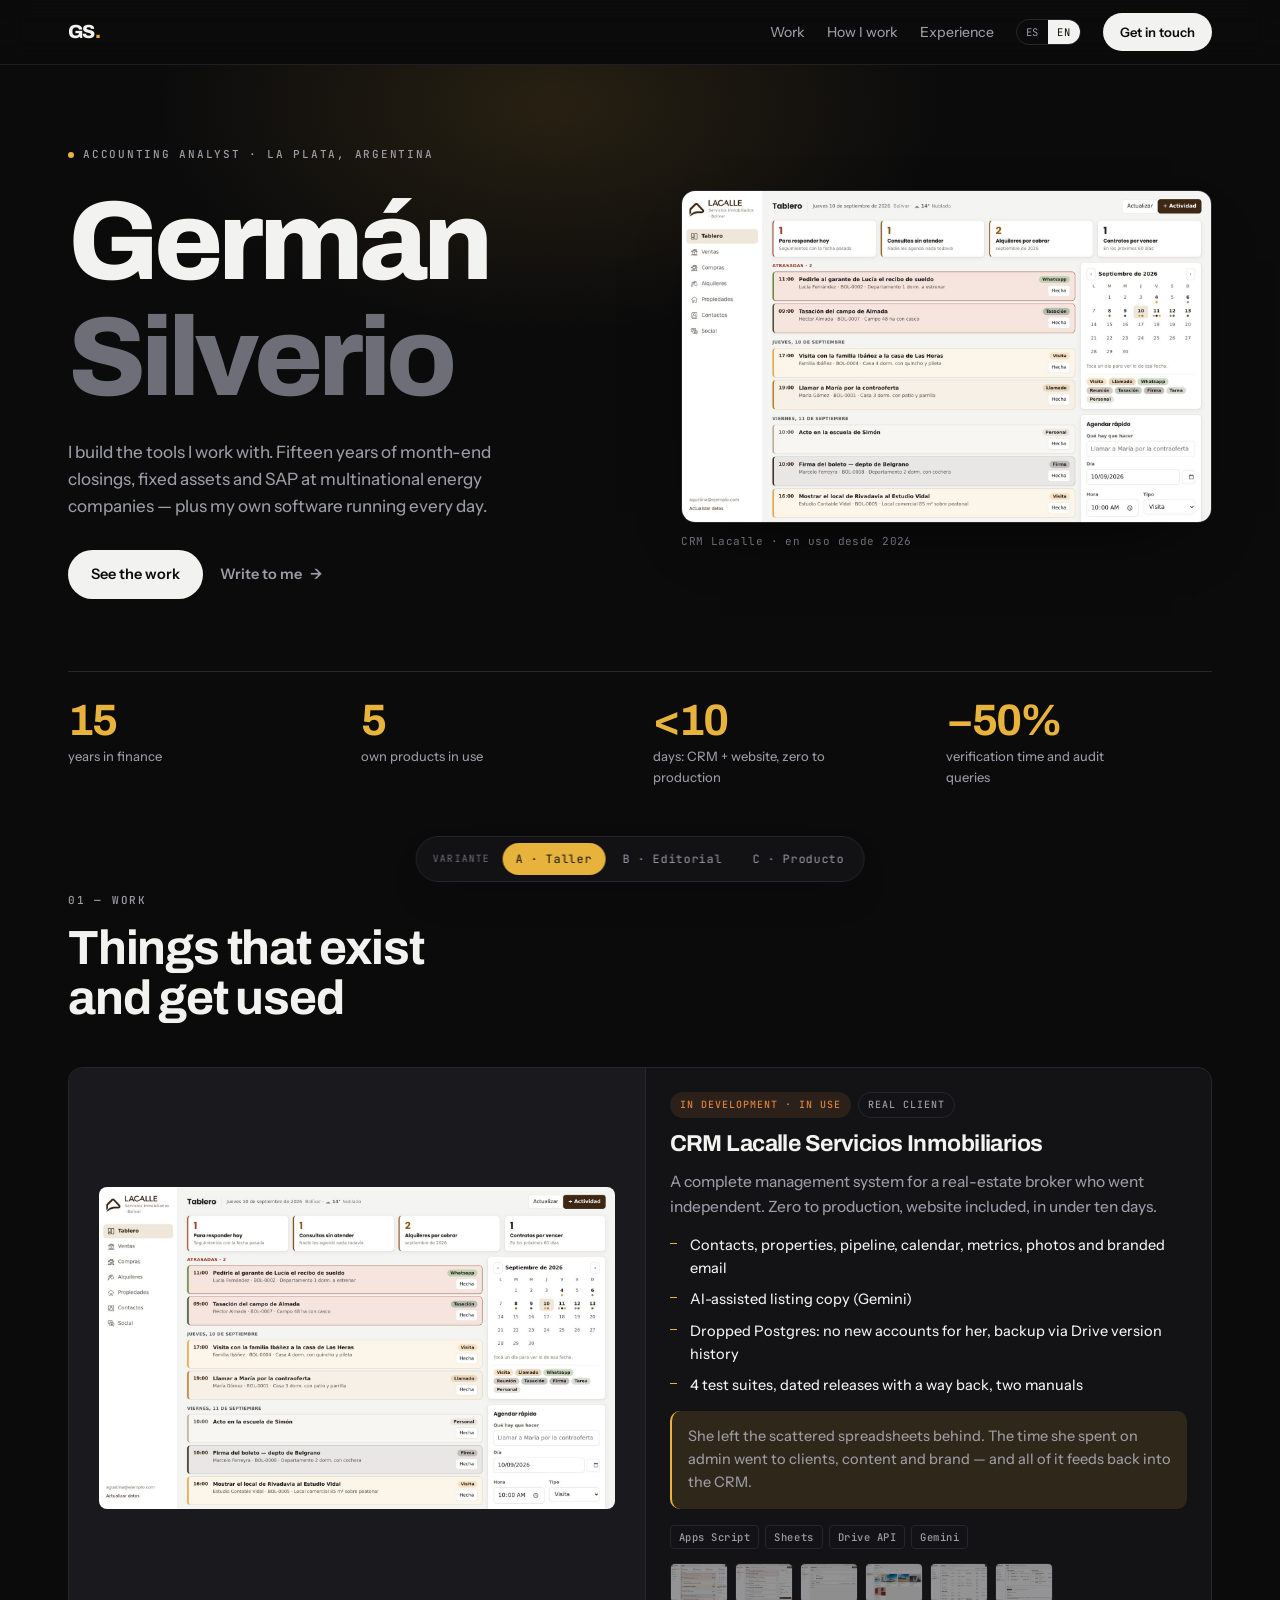
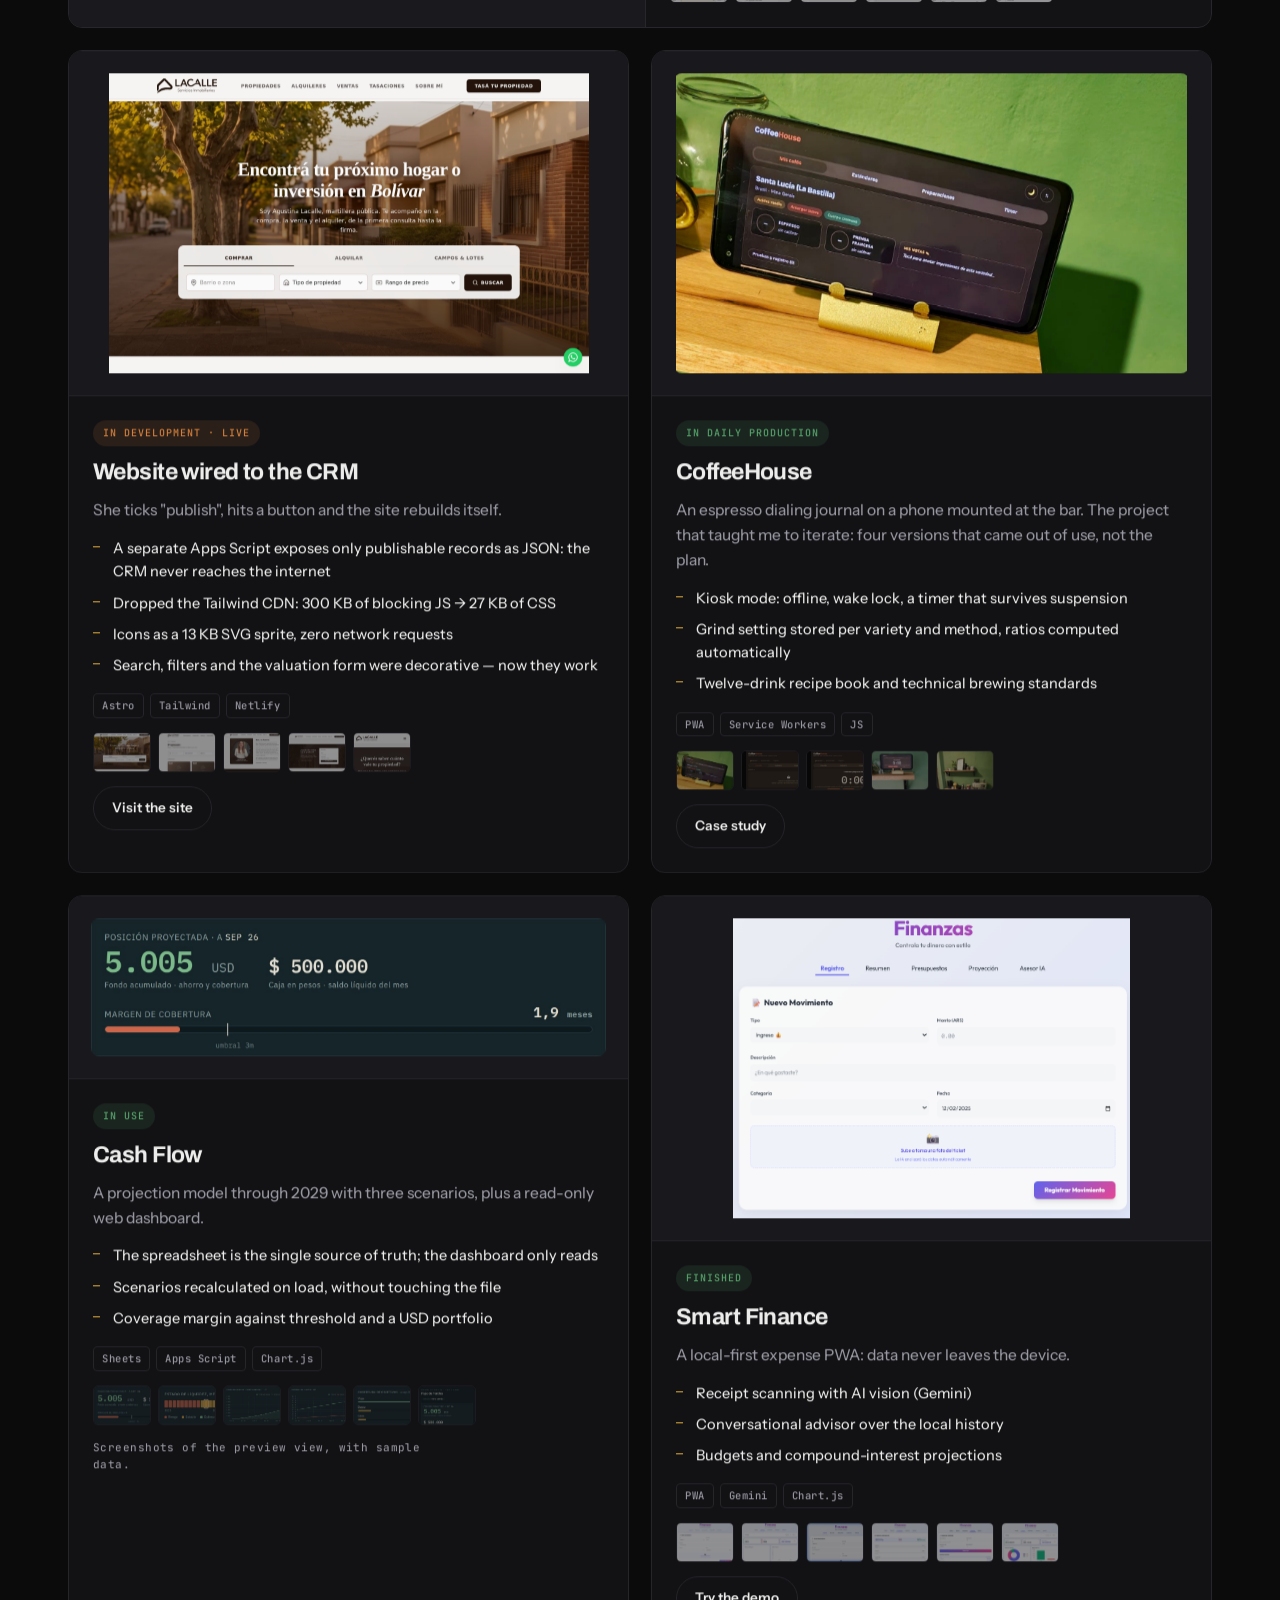
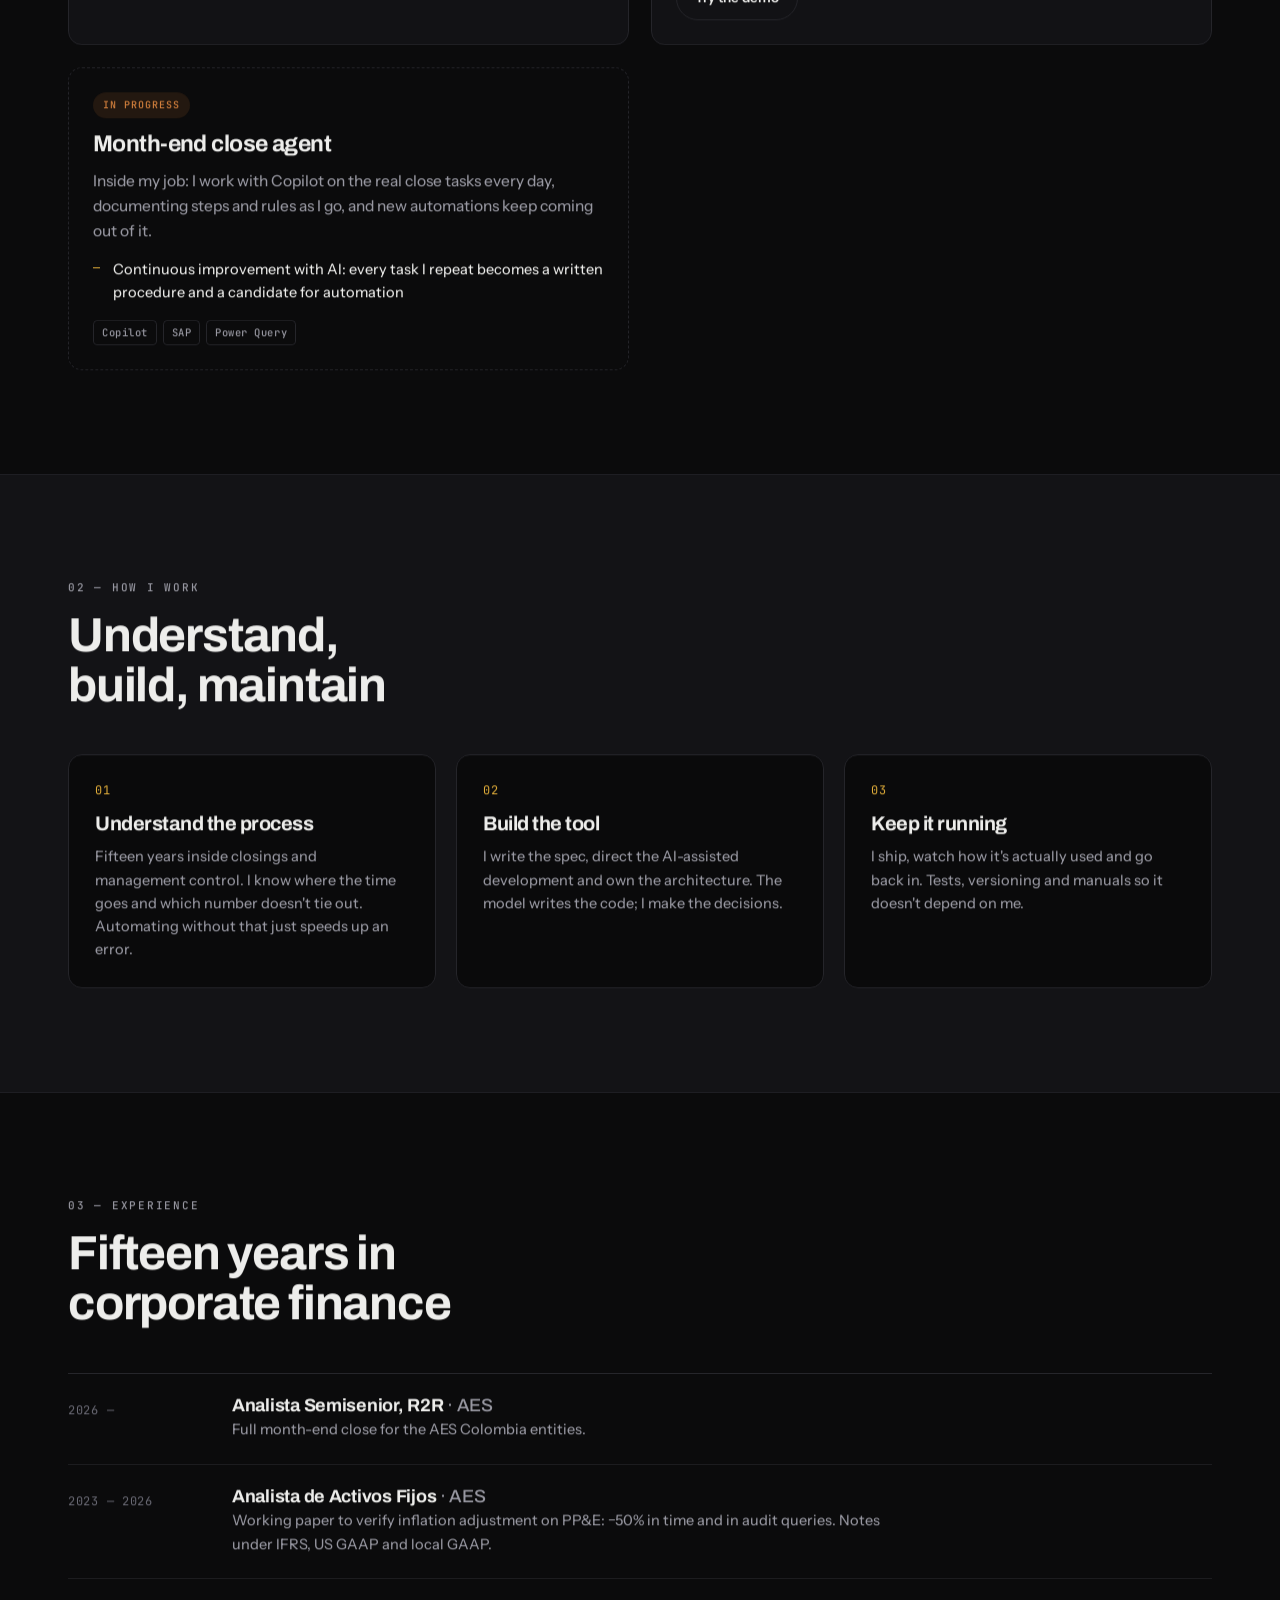
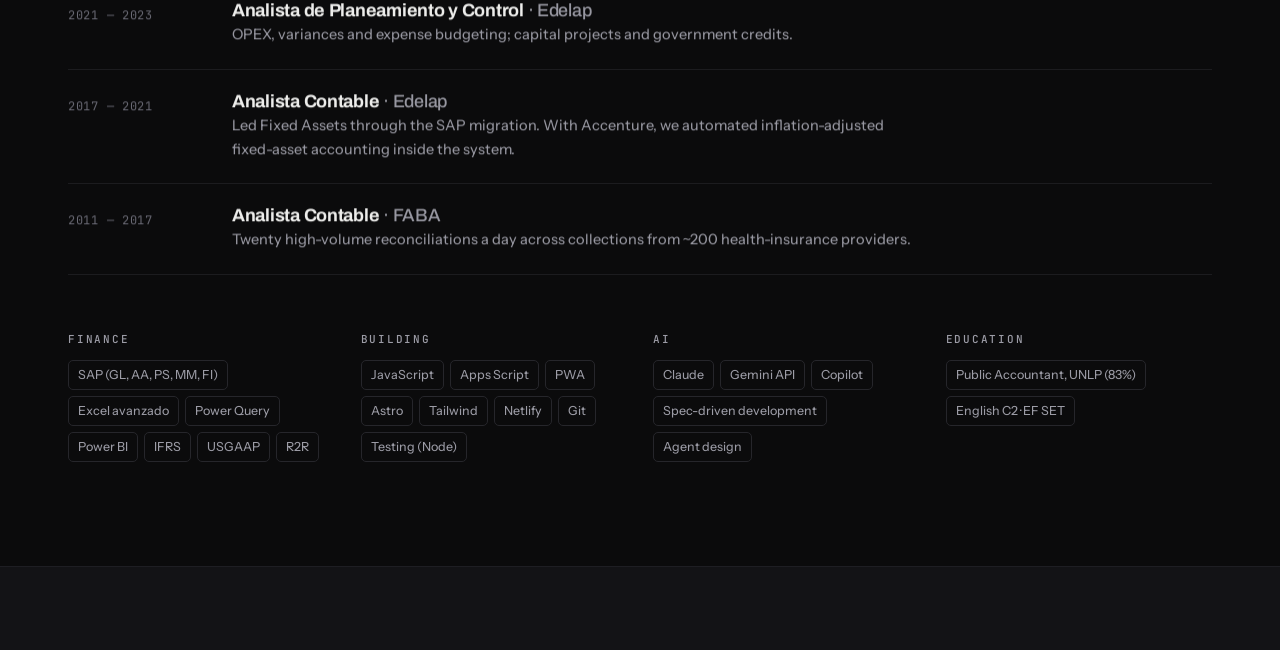
<file: versiones/v1-ago-2026/variantes/index.html>
<!DOCTYPE html>
<html lang="es">
<head>
<meta charset="UTF-8">
<title>Variantes del portfolio</title>
<meta http-equiv="refresh" content="0; url=a/index.html">
</head>
<body style="background:#0B0B0C;color:#F2F2F0;font-family:system-ui,sans-serif;padding:40px">
<p>Abriendo la variante A… <a href="a/index.html" style="color:#E8B33C">entrar</a></p>
</body>
</html>
</file>
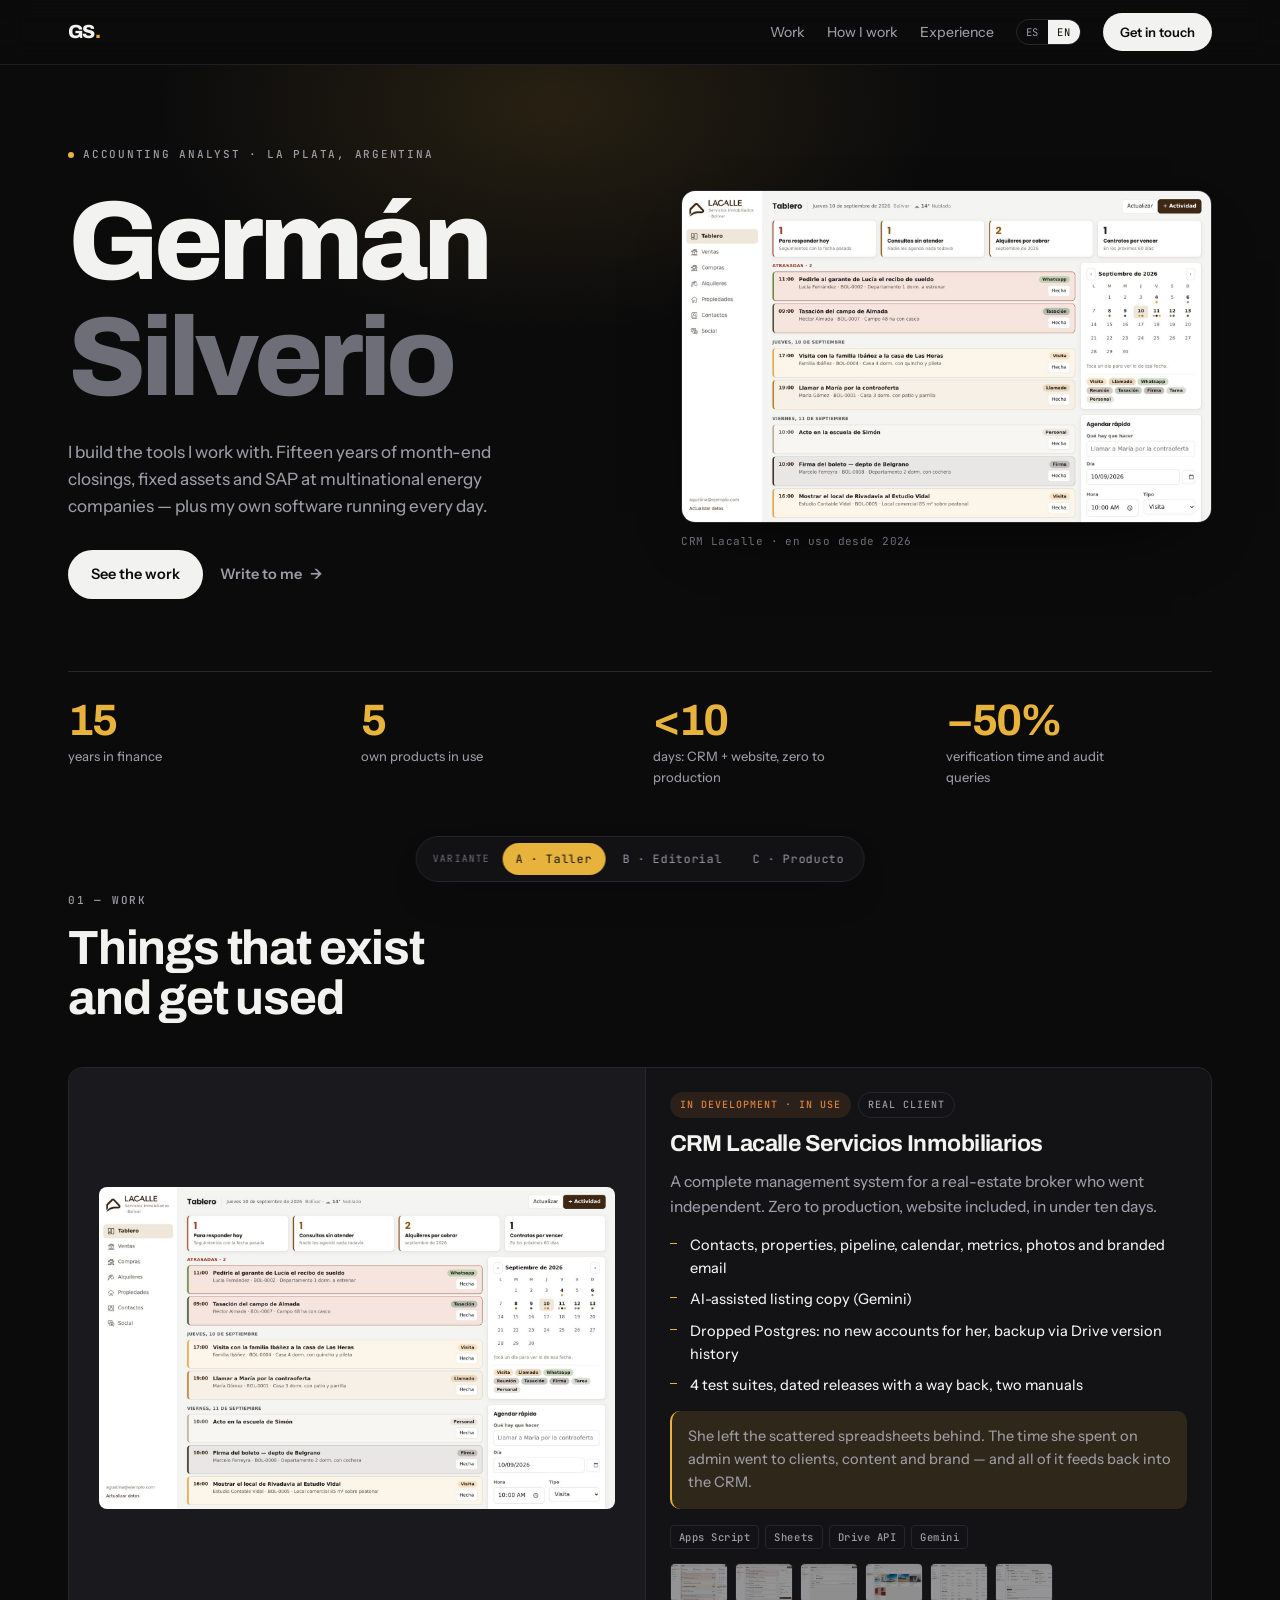
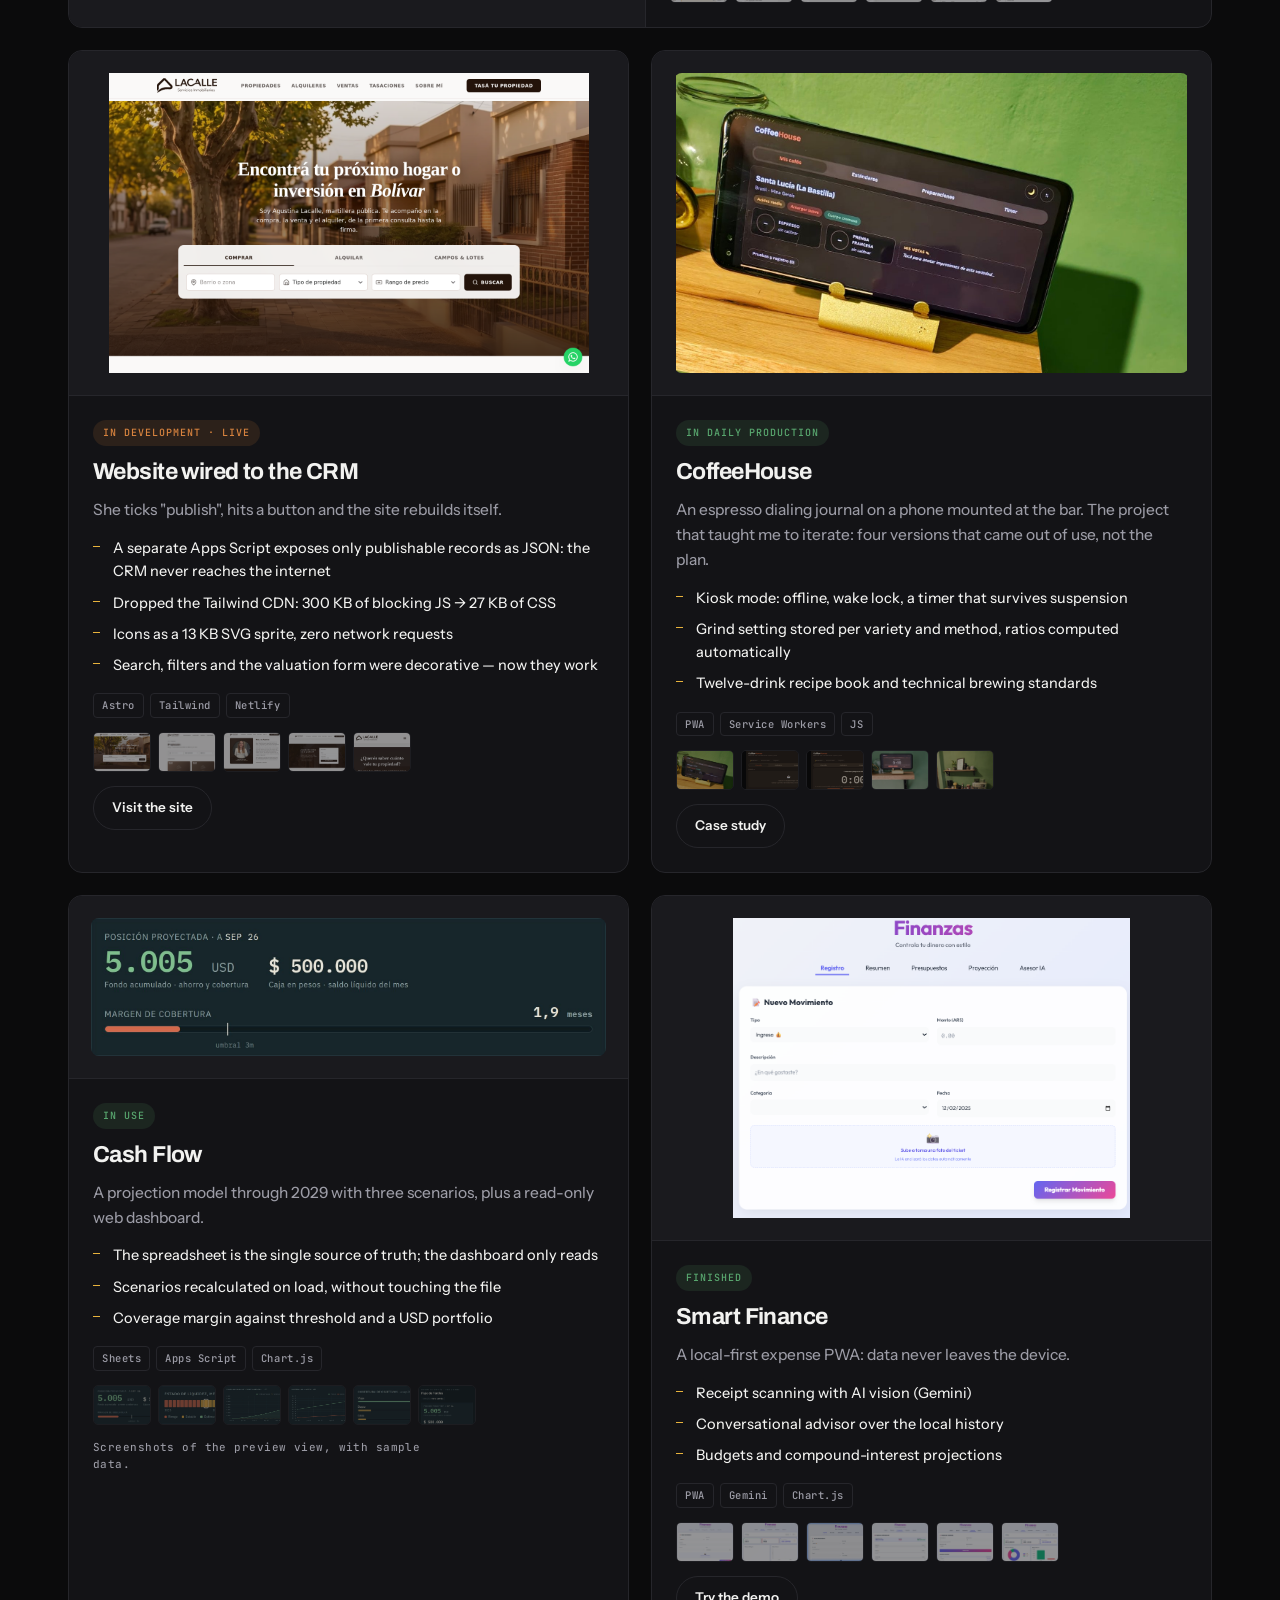
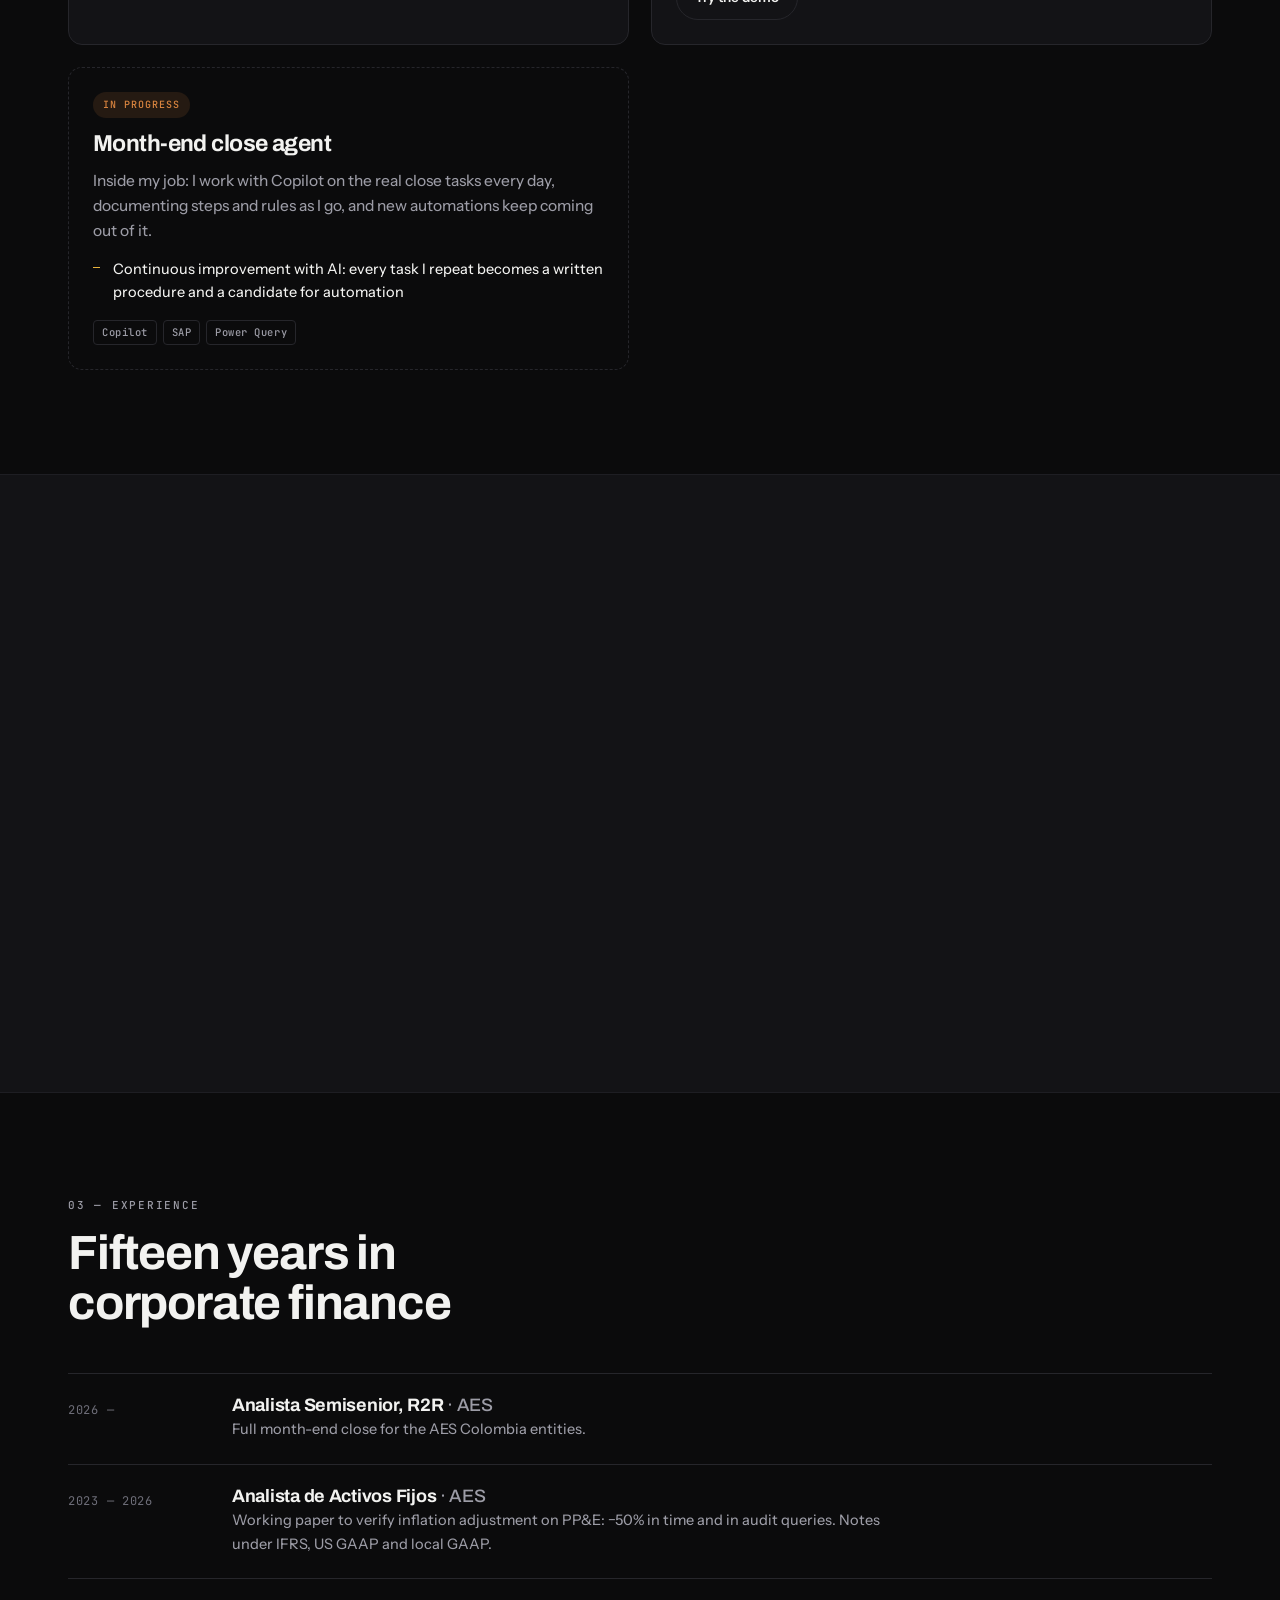
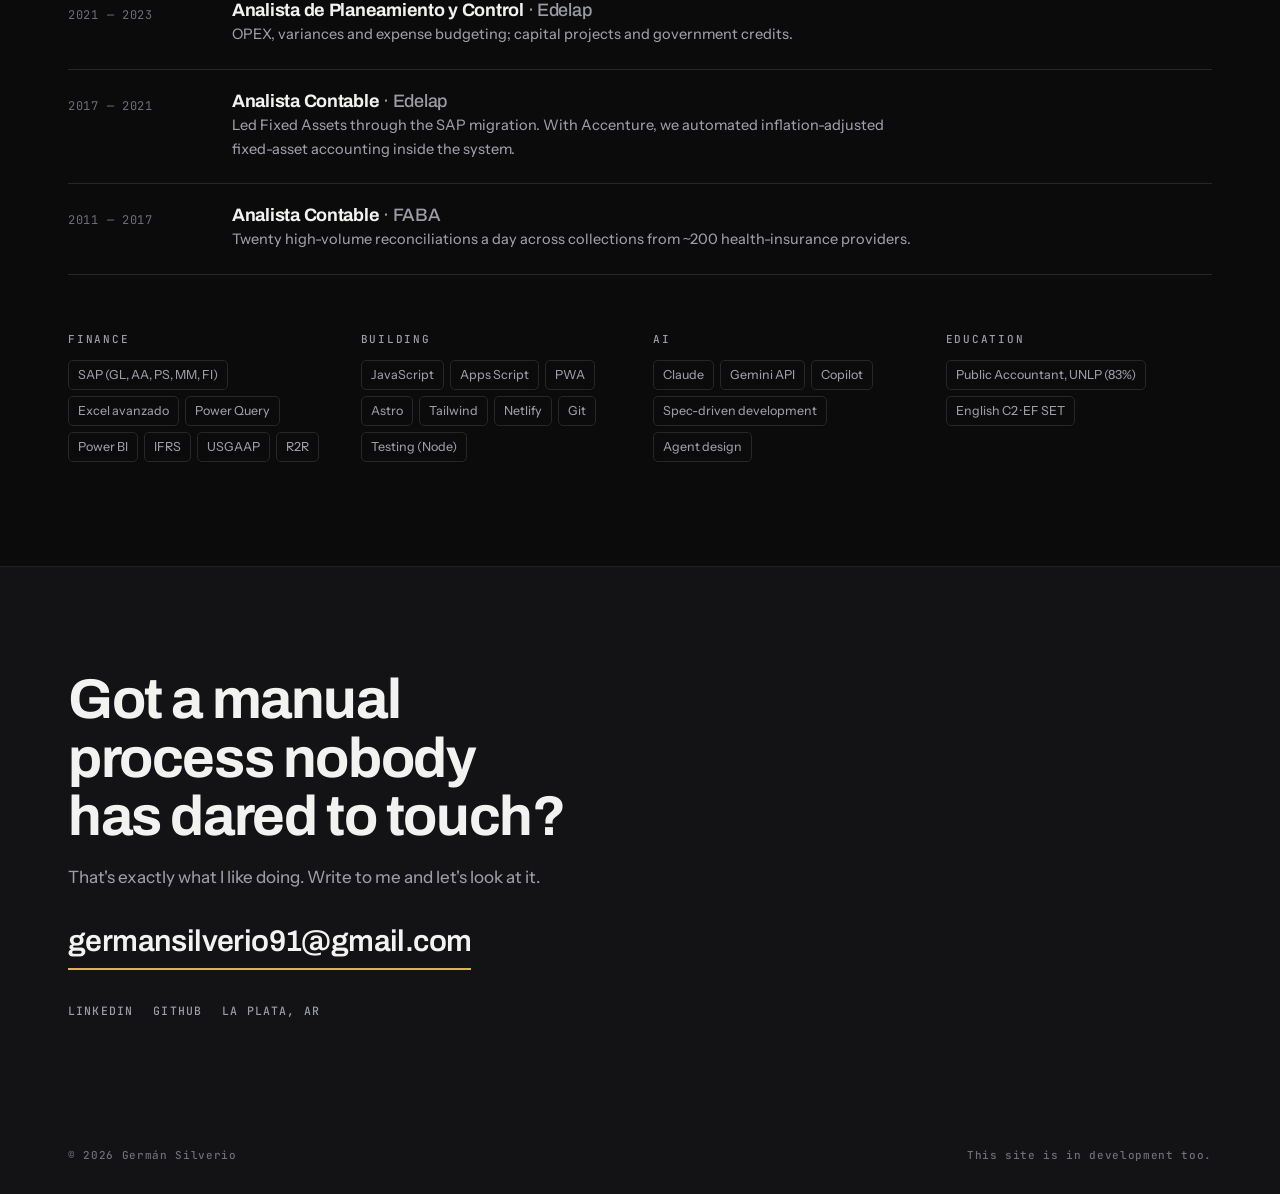
<file: versiones/v1-ago-2026/variantes/a/index.html>
<!DOCTYPE html>
<html lang="es">

<head>
    <meta charset="UTF-8">
    <meta name="viewport" content="width=device-width, initial-scale=1.0">
    <title>Germán Silverio | Portfolio — A · Taller</title>
    <meta name="description"
        content="Analista contable que construye las herramientas con las que trabaja. Automatización, IA aplicada y software de negocio en producción.">

    <link rel="icon" type="image/svg+xml" href="../../../../assets/favicon.svg">
    <link rel="icon" type="image/png" sizes="32x32" href="../../../../assets/favicon-32.png">
    <link rel="apple-touch-icon" href="../../../../assets/apple-touch-icon.png">

    <link rel="preconnect" href="https://fonts.googleapis.com">
    <link rel="preconnect" href="https://fonts.gstatic.com" crossorigin>
    <link href="https://fonts.googleapis.com/css2?family=Archivo:wght@500;600;700;800&family=Instrument+Sans:wght@400..700&family=JetBrains+Mono:wght@400;500&display=swap" rel="stylesheet">

    <link rel="stylesheet" href="styles.css">
</head>

<body>

    <nav class="nav">
        <div class="shell nav-in">
            <a href="#top" class="mark">GS<span>.</span></a>
            <div class="nav-right">
                <ul class="nav-links">
                    <li><a href="#work" data-i18n="nav.work">Proyectos</a></li>
                    <li><a href="#how" data-i18n="nav.how">Cómo trabajo</a></li>
                    <li><a href="#cv" data-i18n="nav.cv">Trayectoria</a></li>
                </ul>
                <div class="lang" role="group" aria-label="Idioma / Language">
                    <button id="lang-es" class="on" type="button">ES</button>
                    <button id="lang-en" type="button">EN</button>
                </div>
                <a href="#contact" class="btn btn-solid btn-sm" data-i18n="nav.cta">Hablemos</a>
            </div>
        </div>
    </nav>

    <!-- ================= HERO ================= -->
    <header id="top" class="hero">
        <div class="shell hero-grid">
            <div class="hero-copy">
                <span class="eyebrow"><i class="dot"></i><span data-i18n="hero.eyebrow">Analista contable · La Plata,
                        Argentina</span></span>
                <h1>Germán<br><span class="outline">Silverio</span></h1>
                <p class="lead" data-i18n="hero.lead">Construyo las herramientas con las que trabajo. Quince años de
                    cierres, activos fijos y SAP en multinacionales de energía — y software propio que corre todos los
                    días.</p>
                <div class="hero-cta">
                    <a href="#work" class="btn btn-solid" data-i18n="hero.cta1">Ver proyectos</a>
                    <a href="#contact" class="btn btn-link" data-i18n="hero.cta2">Escribime <span
                            aria-hidden="true">→</span></a>
                </div>
            </div>
            <figure class="hero-shot">
                <img src="../../../../assets/images/crm-tablero.jpg"
                    alt="Tablero del CRM que Germán construyó para una martillera pública">
                <figcaption class="cap" data-i18n="hero.cap">CRM Lacalle · en uso desde 2026</figcaption>
            </figure>
        </div>

        <div class="shell">
            <ul class="stats">
                <li><b>15</b><span data-i18n="stat.1">años en finanzas</span></li>
                <li><b>5</b><span data-i18n="stat.2">productos propios en uso</span></li>
                <li><b>&lt;10</b><span data-i18n="stat.3">días: CRM + web, de cero a producción</span></li>
                <li><b>−50%</b><span data-i18n="stat.4">tiempo de verificación y consultas de auditoría</span></li>
            </ul>
        </div>
    </header>

    <!-- ================= PROYECTOS ================= -->
    <section id="work" class="sec">
        <div class="shell">
            <div class="sec-head">
                <span class="eyebrow" data-i18n="work.eyebrow">01 — Proyectos</span>
                <h2 data-i18n="work.title">Cosas que existen y se usan</h2>
            </div>

            <div class="cards">

                <article class="card wide">
                    <div class="shot">
                        <img src="../../../../assets/images/crm-tablero.jpg" alt="Tablero del CRM Lacalle" id="m1">
                    </div>
                    <div class="card-body">
                        <div class="tags">
                            <span class="tag tag-dev" data-i18n="p1.state">En desarrollo · en uso</span>
                            <span class="tag" data-i18n="p1.kind">Cliente real</span>
                        </div>
                        <h3 data-i18n="p1.title">CRM Lacalle Servicios Inmobiliarios</h3>
                        <p data-i18n="p1.sub">Sistema de gestión completo para una martillera que se lanzó por su
                            cuenta. Del cero a producción, con el sitio web, en menos de diez días.</p>
                        <ul class="pts">
                            <li data-i18n="p1.b1">Contactos, propiedades, pipeline, agenda, métricas, fotos y mails
                                con firma</li>
                            <li data-i18n="p1.b2">Redacción de avisos asistida por IA (Gemini)</li>
                            <li data-i18n="p1.b3">Descarté Postgres: cero cuentas nuevas para ella, respaldo por
                                historial de Drive</li>
                            <li data-i18n="p1.b4">4 suites de tests, releases fechadas con vuelta atrás, dos manuales
                            </li>
                        </ul>
                        <p class="win"><span data-i18n="p1.win">Dejó las planillas sueltas. El tiempo que gastaba en
                                administrar se le fue a clientes, contenido y marca — y todo eso vuelve al CRM como
                                insumo.</span></p>
                        <ul class="stack">
                            <li>Apps Script</li>
                            <li>Sheets</li>
                            <li>Drive API</li>
                            <li>Gemini</li>
                        </ul>
                        <div class="thumbs" data-target="m1">
                            <img src="../../../../assets/images/crm-tablero.jpg" alt="Tablero">
                            <img src="../../../../assets/images/crm-agenda.jpg" alt="Agenda">
                            <img src="../../../../assets/images/crm-operaciones.jpg" alt="Operaciones">
                            <img src="../../../../assets/images/crm-propiedades.jpg" alt="Propiedades">
                            <img src="../../../../assets/images/crm-contactos.jpg" alt="Contactos">
                            <img src="../../../../assets/images/crm-social.jpg" alt="Social">
                        </div>
                    </div>
                </article>

                <article class="card">
                    <div class="shot">
                        <img src="../../../../assets/images/web-hero.png" alt="Portada del sitio web de Lacalle" id="m2">
                    </div>
                    <div class="card-body">
                        <div class="tags">
                            <span class="tag tag-dev" data-i18n="p2.state">En desarrollo · publicada</span>
                        </div>
                        <h3 data-i18n="p2.title">Sitio web conectado al CRM</h3>
                        <p data-i18n="p2.sub">Ella tilda "publicar", aprieta un botón y el sitio se reconstruye solo.
                        </p>
                        <ul class="pts">
                            <li data-i18n="p2.b1">Un Apps Script aparte expone por JSON solo lo publicable: el CRM
                                nunca sale a internet</li>
                            <li data-i18n="p2.b2">Saqué el CDN de Tailwind: 300 KB de JS bloqueante → 27 KB de CSS</li>
                            <li data-i18n="p2.b3">Iconos por sprite SVG de 13 KB, sin pedidos de red</li>
                            <li data-i18n="p2.b4">Buscador, filtros y formulario de tasación: eran decorativos, hoy
                                funcionan</li>
                        </ul>
                        <ul class="stack">
                            <li>Astro</li>
                            <li>Tailwind</li>
                            <li>Netlify</li>
                        </ul>
                        <div class="thumbs" data-target="m2">
                            <img src="../../../../assets/images/web-hero.png" alt="Portada">
                            <img src="../../../../assets/images/web-listado.png" alt="Listado">
                            <img src="../../../../assets/images/web-nosotros.png" alt="Institucional">
                            <img src="../../../../assets/images/web-tasacion.png" alt="Tasación">
                            <img src="../../../../assets/images/web-movil.png" alt="Móvil">
                        </div>
                        <a href="https://agustinalacalleinmobiliaria.netlify.app" target="_blank" rel="noopener"
                            class="btn btn-line" data-i18n="p2.cta">Ver el sitio</a>
                    </div>
                </article>

                <article class="card">
                    <div class="shot">
                        <img src="../../../../assets/images/coffee-pared-cafes.jpg" alt="CoffeeHouse montada en la barra" id="m3">
                    </div>
                    <div class="card-body">
                        <div class="tags">
                            <span class="tag tag-live" data-i18n="p3.state">En producción diaria</span>
                        </div>
                        <h3 data-i18n="p3.title">CoffeeHouse</h3>
                        <p data-i18n="p3.sub">Bitácora de calibración de espresso en un teléfono montado en la barra.
                            El proyecto que me enseñó a iterar: cuatro versiones salidas del uso, no del plan.</p>
                        <ul class="pts">
                            <li data-i18n="p3.b1">Modo kiosk: offline, wake lock, timer que sobrevive la suspensión
                            </li>
                            <li data-i18n="p3.b2">Calibre guardado por variedad y método, ratios automáticos</li>
                            <li data-i18n="p3.b3">Recetario de doce preparaciones y estándares técnicos</li>
                        </ul>
                        <ul class="stack">
                            <li>PWA</li>
                            <li>Service Workers</li>
                            <li>JS</li>
                        </ul>
                        <div class="thumbs" data-target="m3">
                            <img src="../../../../assets/images/coffee-pared-cafes.jpg" alt="En la barra">
                            <img src="../../../../assets/images/coffee-pantalla-cafes.jpg" alt="Registro">
                            <img src="../../../../assets/images/coffee-pantalla-timer.jpg" alt="Timer">
                            <img src="../../../../assets/images/coffee-pared-timer.jpg" alt="Timer en la barra">
                            <img src="../../../../assets/images/coffee-barra-antes.jpg" alt="Antes">
                        </div>
                        <a href="https://germansilverio.github.io/coffeehouse_caso/#historia" target="_blank"
                            rel="noopener" class="btn btn-line" data-i18n="p3.cta">Caso de estudio</a>
                    </div>
                </article>

                <article class="card">
                    <div class="shot">
                        <img src="../../../../assets/images/cashflow-tablero.jpg" alt="Tablero de flujo de fondos" id="m4">
                    </div>
                    <div class="card-body">
                        <div class="tags">
                            <span class="tag tag-live" data-i18n="p4.state">En uso</span>
                        </div>
                        <h3 data-i18n="p4.title">Flujo de Fondos</h3>
                        <p data-i18n="p4.sub">Modelo de proyección a 2029 con tres escenarios, más un tablero web de
                            solo lectura.</p>
                        <ul class="pts">
                            <li data-i18n="p4.b1">El Sheet es la única fuente de verdad; el tablero solo lee</li>
                            <li data-i18n="p4.b2">Escenarios recalculados al cargar, sin tocar el archivo</li>
                            <li data-i18n="p4.b3">Margen de cobertura contra umbral y cartera en dólares</li>
                        </ul>
                        <ul class="stack">
                            <li>Sheets</li>
                            <li>Apps Script</li>
                            <li>Chart.js</li>
                        </ul>
                        <div class="thumbs" data-target="m4">
                            <img src="../../../../assets/images/cashflow-tablero.jpg" alt="Posición">
                            <img src="../../../../assets/images/cashflow-liquidez.jpg" alt="Liquidez">
                            <img src="../../../../assets/images/cashflow-flujo.jpg" alt="Fondo acumulado">
                            <img src="../../../../assets/images/cashflow-ingresos.jpg" alt="Ingresos vs. gastos">
                            <img src="../../../../assets/images/cashflow-objetivos.jpg" alt="Objetivos">
                            <img src="../../../../assets/images/cashflow-movil.jpg" alt="Móvil">
                        </div>
                        <p class="cap" data-i18n="p4.cap">Capturas de la vista de demostración, con datos de ejemplo.
                        </p>
                    </div>
                </article>

                <article class="card">
                    <div class="shot">
                        <img src="../../../../assets/images/finance-main.png" alt="Smart Finance" id="m5">
                    </div>
                    <div class="card-body">
                        <div class="tags">
                            <span class="tag tag-live" data-i18n="p5.state">Terminada</span>
                        </div>
                        <h3 data-i18n="p5.title">Smart Finance</h3>
                        <p data-i18n="p5.sub">PWA de gastos local-first: los datos nunca salen del dispositivo.</p>
                        <ul class="pts">
                            <li data-i18n="p5.b1">Escaneo de tickets por visión artificial (Gemini)</li>
                            <li data-i18n="p5.b2">Asesor conversacional sobre el historial local</li>
                            <li data-i18n="p5.b3">Presupuestos y proyección con interés compuesto</li>
                        </ul>
                        <ul class="stack">
                            <li>PWA</li>
                            <li>Gemini</li>
                            <li>Chart.js</li>
                        </ul>
                        <div class="thumbs" data-target="m5">
                            <img src="../../../../assets/images/finance-main.png" alt="Principal">
                            <img src="../../../../assets/images/finance-dashboard.png" alt="Dashboard">
                            <img src="../../../../assets/images/finance-registro.png" alt="Registro">
                            <img src="../../../../assets/images/finance-budget.png" alt="Presupuestos">
                            <img src="../../../../assets/images/finance-projection.png" alt="Proyección">
                            <img src="../../../../assets/images/finance-chart.png" alt="Gráficos">
                        </div>
                        <a href="../../../../demo/index.html" target="_blank" class="btn btn-line" data-i18n="p5.cta">Probar la
                            demo</a>
                    </div>
                </article>

                <article class="card card-flat">
                    <div class="card-body">
                        <div class="tags">
                            <span class="tag tag-dev" data-i18n="p6.state">En curso</span>
                        </div>
                        <h3 data-i18n="p6.title">Agente de cierres contables</h3>
                        <p data-i18n="p6.sub">Dentro de mi trabajo: uso Copilot sobre las tareas reales de cierre y
                            documento los pasos y las reglas mientras las hago, para construir un agente que las
                            ejecute.</p>
                        <ul class="pts">
                            <li data-i18n="p6.b1">Sin resultados todavía: es la dirección, no un logro</li>
                        </ul>
                        <ul class="stack">
                            <li>Copilot</li>
                            <li>SAP</li>
                            <li>Power Query</li>
                        </ul>
                    </div>
                </article>

            </div>
        </div>
    </section>

    <!-- ================= CÓMO TRABAJO ================= -->
    <section id="how" class="sec sec-alt">
        <div class="shell">
            <div class="sec-head">
                <span class="eyebrow" data-i18n="how.eyebrow">02 — Cómo trabajo</span>
                <h2 data-i18n="how.title">Entender, construir, sostener</h2>
            </div>
            <div class="steps">
                <div class="step">
                    <span class="num">01</span>
                    <h3 data-i18n="how.s1.t">Entiendo el proceso</h3>
                    <p data-i18n="how.s1.p">Quince años adentro de cierres y control de gestión. Sé dónde se pierde el
                        tiempo y qué dato no cierra. Automatizar sin eso es acelerar un error.</p>
                </div>
                <div class="step">
                    <span class="num">02</span>
                    <h3 data-i18n="how.s2.t">Construyo la herramienta</h3>
                    <p data-i18n="how.s2.p">Escribo la especificación, dirijo el desarrollo con IA y decido la
                        arquitectura. El código lo escribe el modelo; las decisiones las tomo yo.</p>
                </div>
                <div class="step">
                    <span class="num">03</span>
                    <h3 data-i18n="how.s3.t">La sostengo</h3>
                    <p data-i18n="how.s3.p">Entrego, miro cómo se usa de verdad y vuelvo a tocarla. Tests, versionado
                        y manuales para que no dependa de mí.</p>
                </div>
            </div>
        </div>
    </section>

    <!-- ================= TRAYECTORIA ================= -->
    <section id="cv" class="sec">
        <div class="shell">
            <div class="sec-head">
                <span class="eyebrow" data-i18n="cv.eyebrow">03 — Trayectoria</span>
                <h2 data-i18n="cv.title">Quince años en finanzas corporativas</h2>
            </div>

            <ol class="roles">
                <li>
                    <span class="when">2026 —</span>
                    <div>
                        <h3>Analista Semisenior, R2R <em>· AES</em></h3>
                        <p data-i18n="cv.r1">Cierre mensual integral de las entidades de AES Colombia.</p>
                    </div>
                </li>
                <li>
                    <span class="when">2023 — 2026</span>
                    <div>
                        <h3>Analista de Activos Fijos <em>· AES</em></h3>
                        <p data-i18n="cv.r2">Papel de trabajo para verificar el RECPAM sobre bienes de uso: −50% en
                            tiempo y en consultas de auditoría. Notas bajo IFRS, USGAAP y GAAP local.</p>
                    </div>
                </li>
                <li>
                    <span class="when">2021 — 2023</span>
                    <div>
                        <h3>Analista de Planeamiento y Control <em>· Edelap</em></h3>
                        <p data-i18n="cv.r3">OPEX, desvíos y presupuesto de gastos; obras de capital y créditos con el
                            Estado.</p>
                    </div>
                </li>
                <li>
                    <span class="when">2017 — 2021</span>
                    <div>
                        <h3>Analista Contable <em>· Edelap</em></h3>
                        <p data-i18n="cv.r4">Lideré Activos Fijos en la migración a SAP. Con Accenture, automatizamos
                            el ajuste por inflación de bienes de uso dentro del sistema.</p>
                    </div>
                </li>
                <li>
                    <span class="when">2011 — 2017</span>
                    <div>
                        <h3>Analista Contable <em>· FABA</em></h3>
                        <p data-i18n="cv.r5">Veinte conciliaciones de alto volumen por día sobre las cobranzas de ~200
                            obras sociales.</p>
                    </div>
                </li>
            </ol>

            <div class="tools">
                <div>
                    <span class="eyebrow" data-i18n="tools.1">Finanzas</span>
                    <div class="chips">
                        <span>SAP (GL, AA, PS, MM, FI)</span><span>Excel avanzado</span><span>Power Query</span><span>Power
                            BI</span><span>IFRS</span><span>USGAAP</span><span>R2R</span>
                    </div>
                </div>
                <div>
                    <span class="eyebrow" data-i18n="tools.2">Construcción</span>
                    <div class="chips">
                        <span>JavaScript</span><span>Apps Script</span><span>PWA</span><span>Astro</span><span>Tailwind</span><span>Netlify</span><span>Git</span><span
                            data-i18n="tools.test">Testing (Node)</span>
                    </div>
                </div>
                <div>
                    <span class="eyebrow" data-i18n="tools.3">IA</span>
                    <div class="chips">
                        <span>Claude</span><span>Gemini API</span><span>Copilot</span><span
                            data-i18n="tools.spec">Desarrollo por especificación</span><span
                            data-i18n="tools.agents">Diseño de agentes</span>
                    </div>
                </div>
                <div>
                    <span class="eyebrow" data-i18n="tools.4">Formación</span>
                    <div class="chips">
                        <span data-i18n="tools.degree">Contador Público, UNLP (83%)</span><span
                            data-i18n="tools.en">Inglés C2 · EF SET</span>
                    </div>
                </div>
            </div>
        </div>
    </section>

    <!-- ================= CONTACTO ================= -->
    <section id="contact" class="sec cta">
        <div class="shell cta-in">
            <h2 data-i18n="cta.title">¿Tenés un proceso manual que nadie se animó a tocar?</h2>
            <p data-i18n="cta.sub">Eso es exactamente lo que me gusta hacer. Escribime y lo miramos.</p>
            <a href="mailto:germansilverio91@gmail.com" class="mail">germansilverio91@gmail.com</a>
            <div class="links">
                <a href="https://www.linkedin.com/in/germán-silverio/" target="_blank" rel="noopener">LinkedIn</a>
                <a href="https://github.com/germansilverio" target="_blank" rel="noopener">GitHub</a>
                <span>La Plata, AR</span>
            </div>
        </div>
    </section>

    <footer class="foot">
        <div class="shell foot-in">
            <span>© 2026 Germán Silverio</span>
            <span data-i18n="foot.note">Este sitio también está en desarrollo.</span>
        </div>
    </footer>


    <nav class="vswitch" aria-label="Comparar variantes"><em>Variante</em><a href="../a/index.html" class="on">A · Taller</a><a href="../b/index.html" class="">B · Editorial</a><a href="../c/index.html" class="">C · Producto</a></nav>
    <div id="lb" class="lb" hidden>
        <button class="lb-x" type="button" aria-label="Cerrar">×</button>
        <button class="lb-p" type="button" aria-label="Anterior">‹</button>
        <img id="lb-img" alt="">
        <button class="lb-n" type="button" aria-label="Siguiente">›</button>
    </div>

    <script src="../../js/main.js"></script>
</body>

</html>
</file>
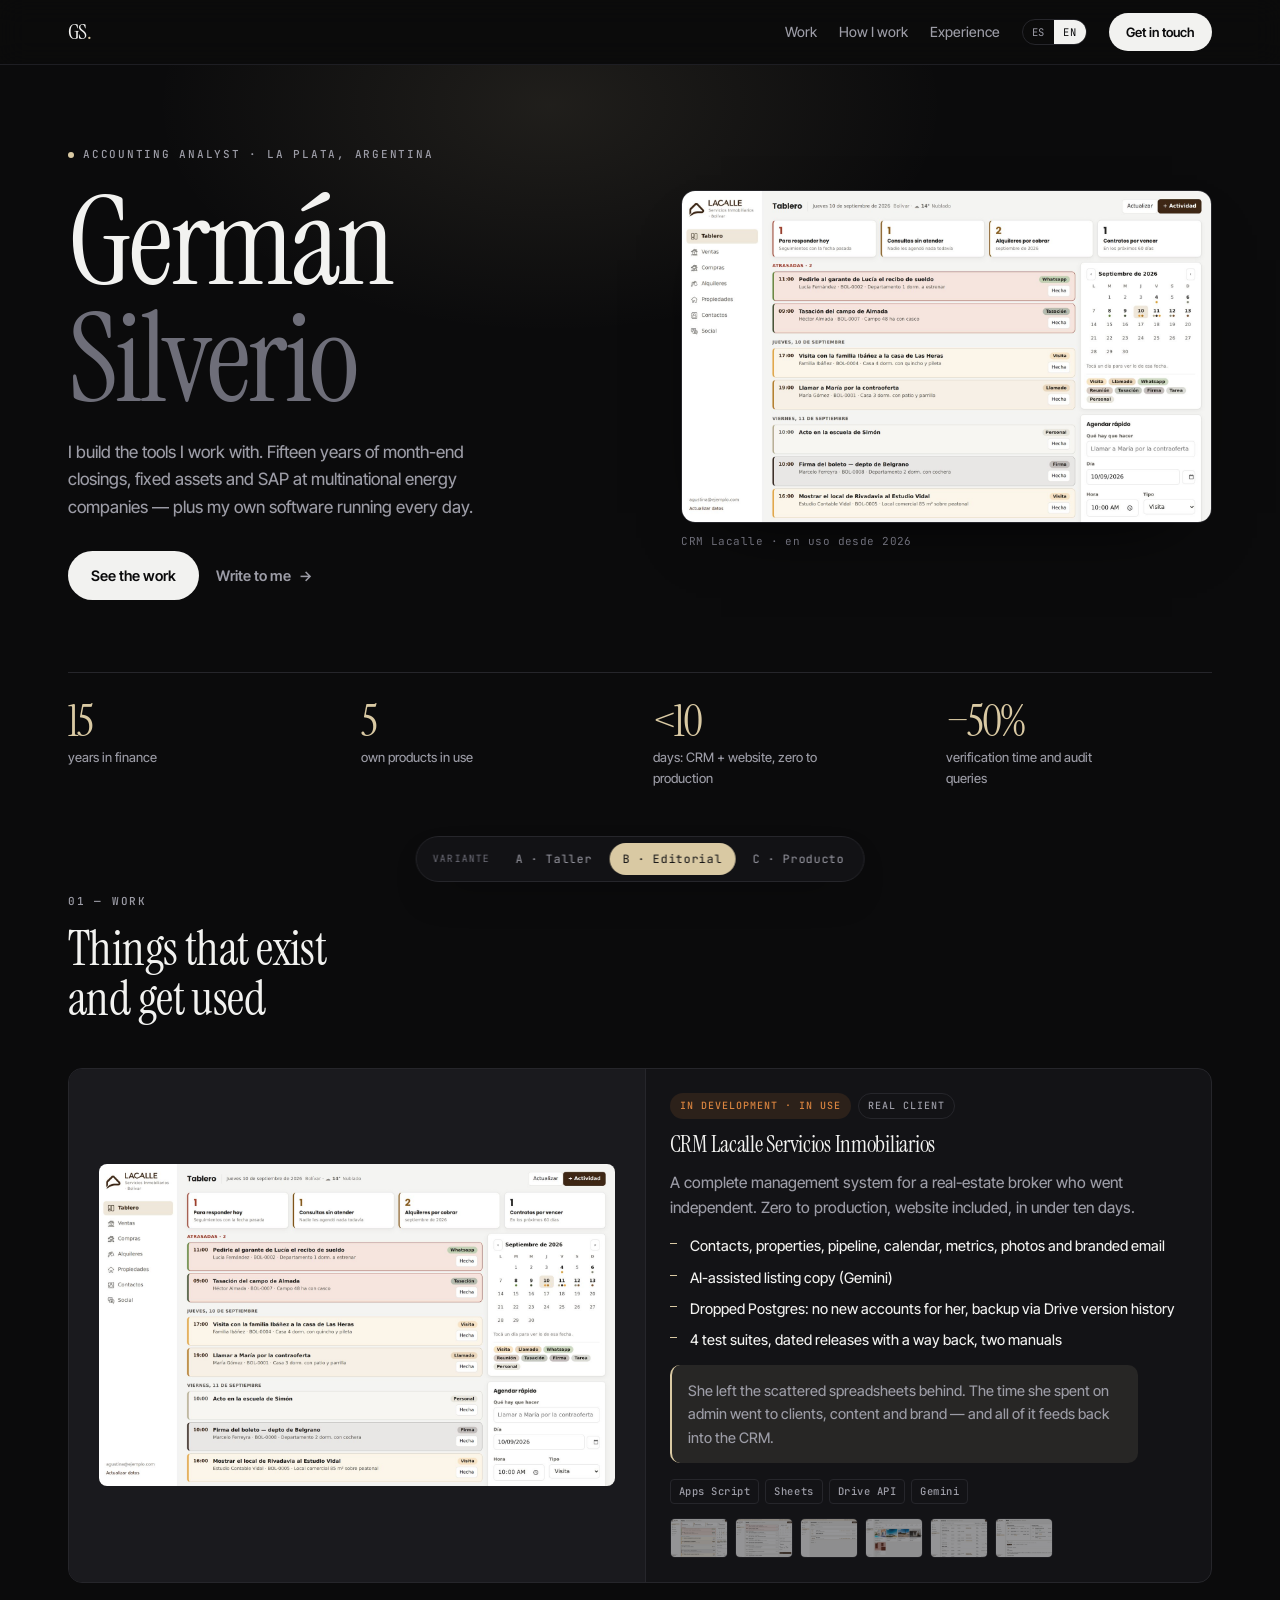
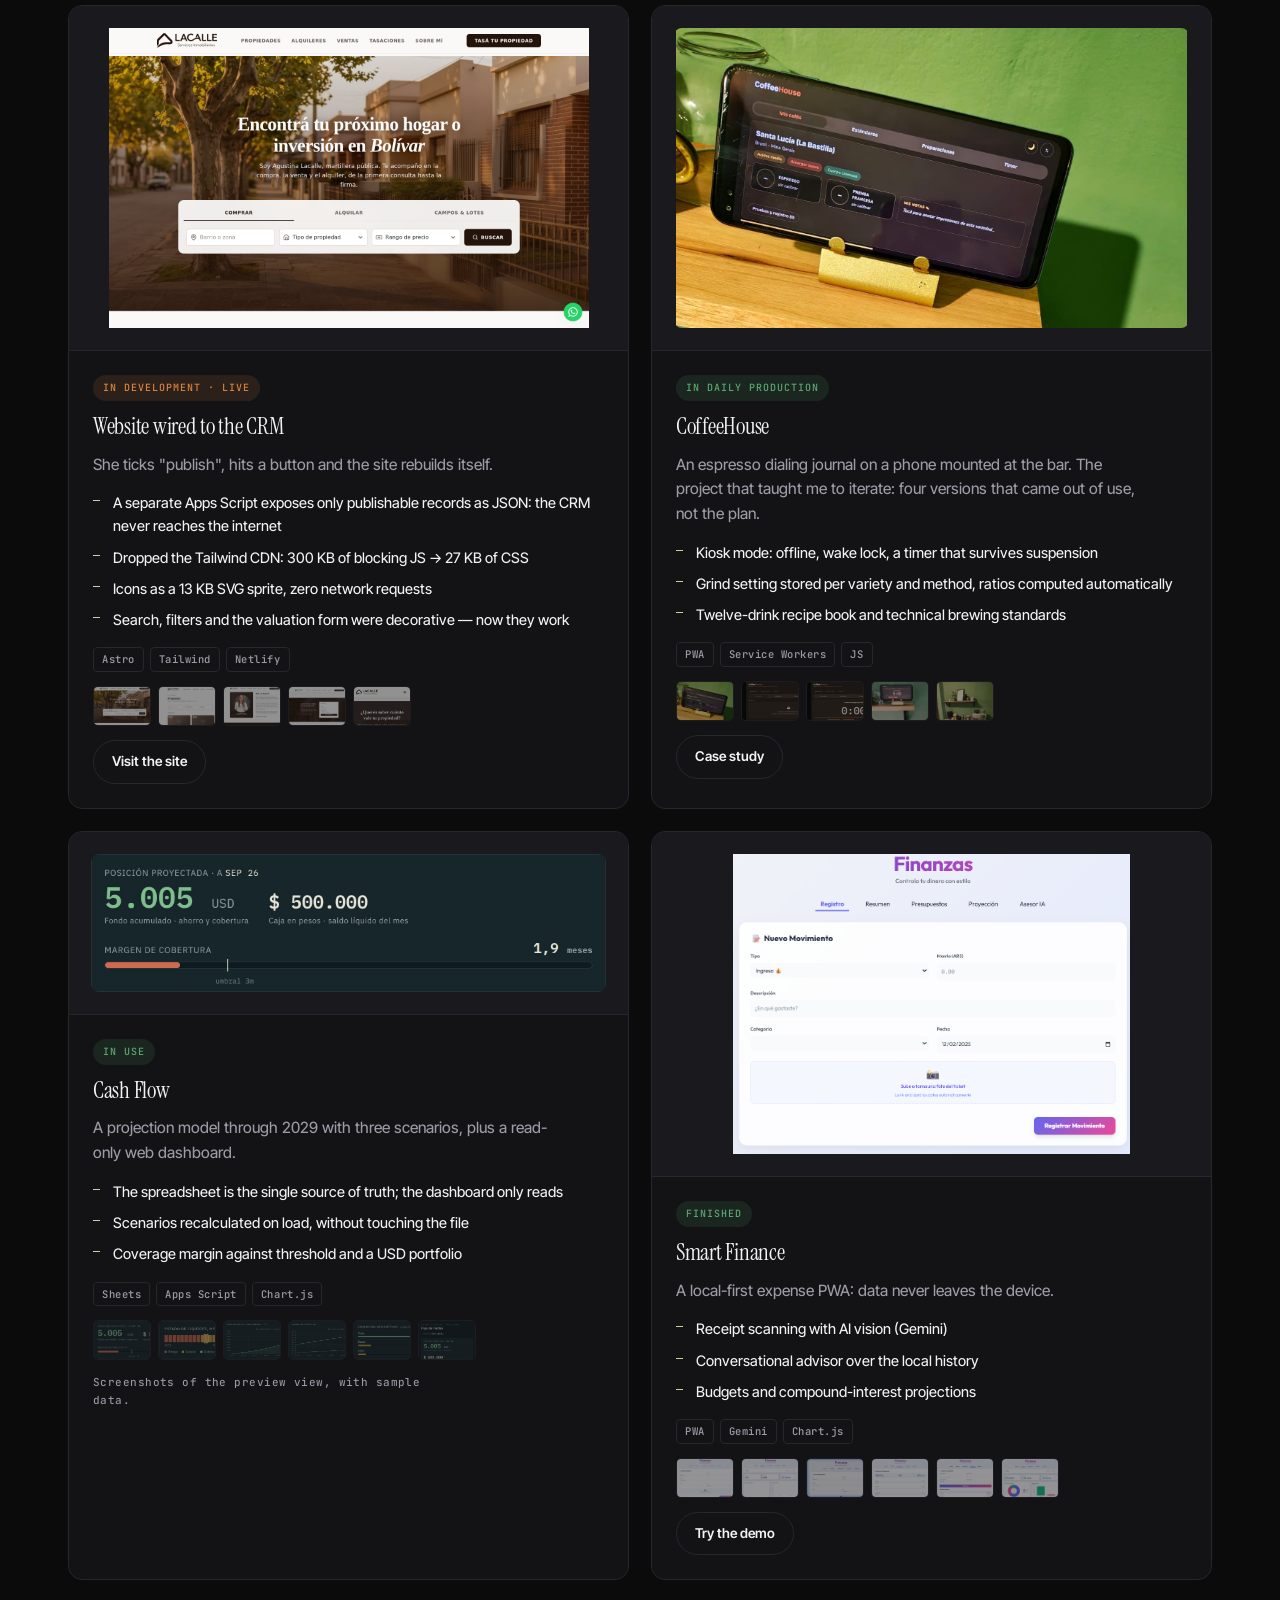
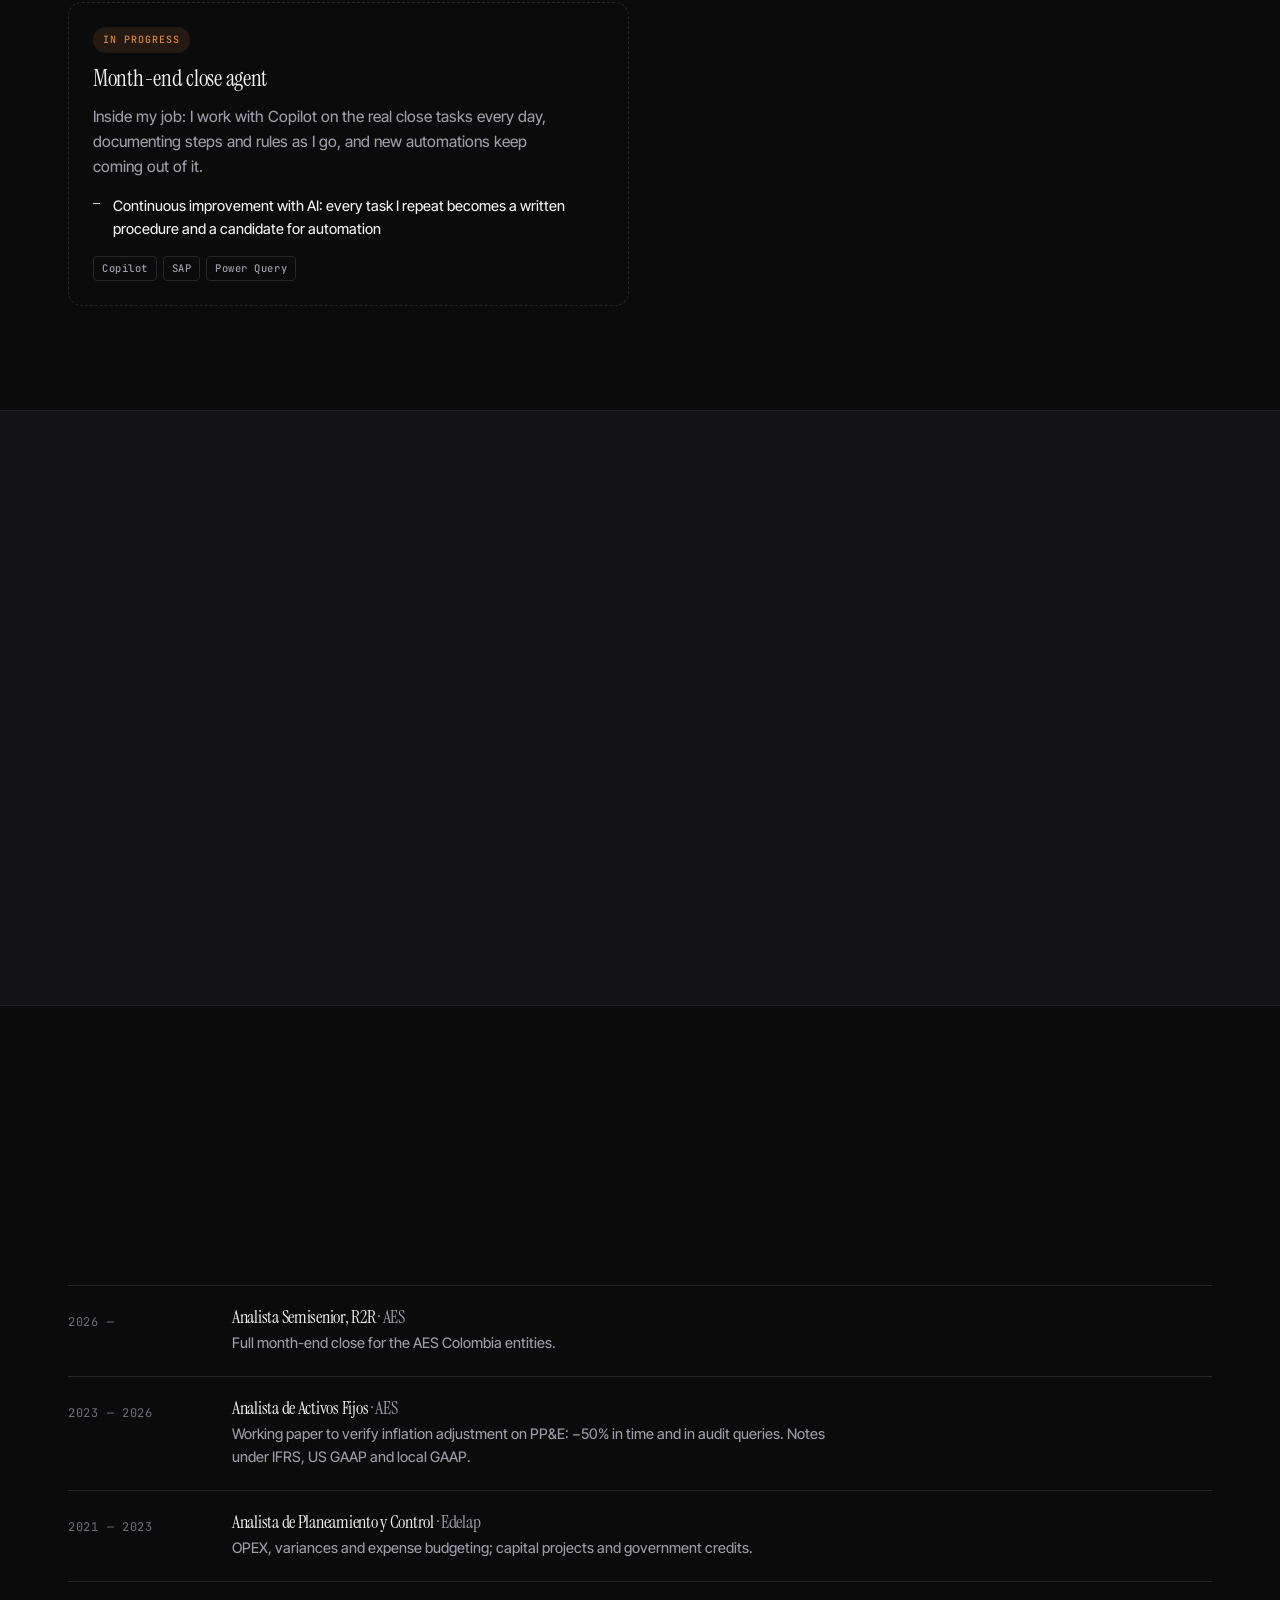
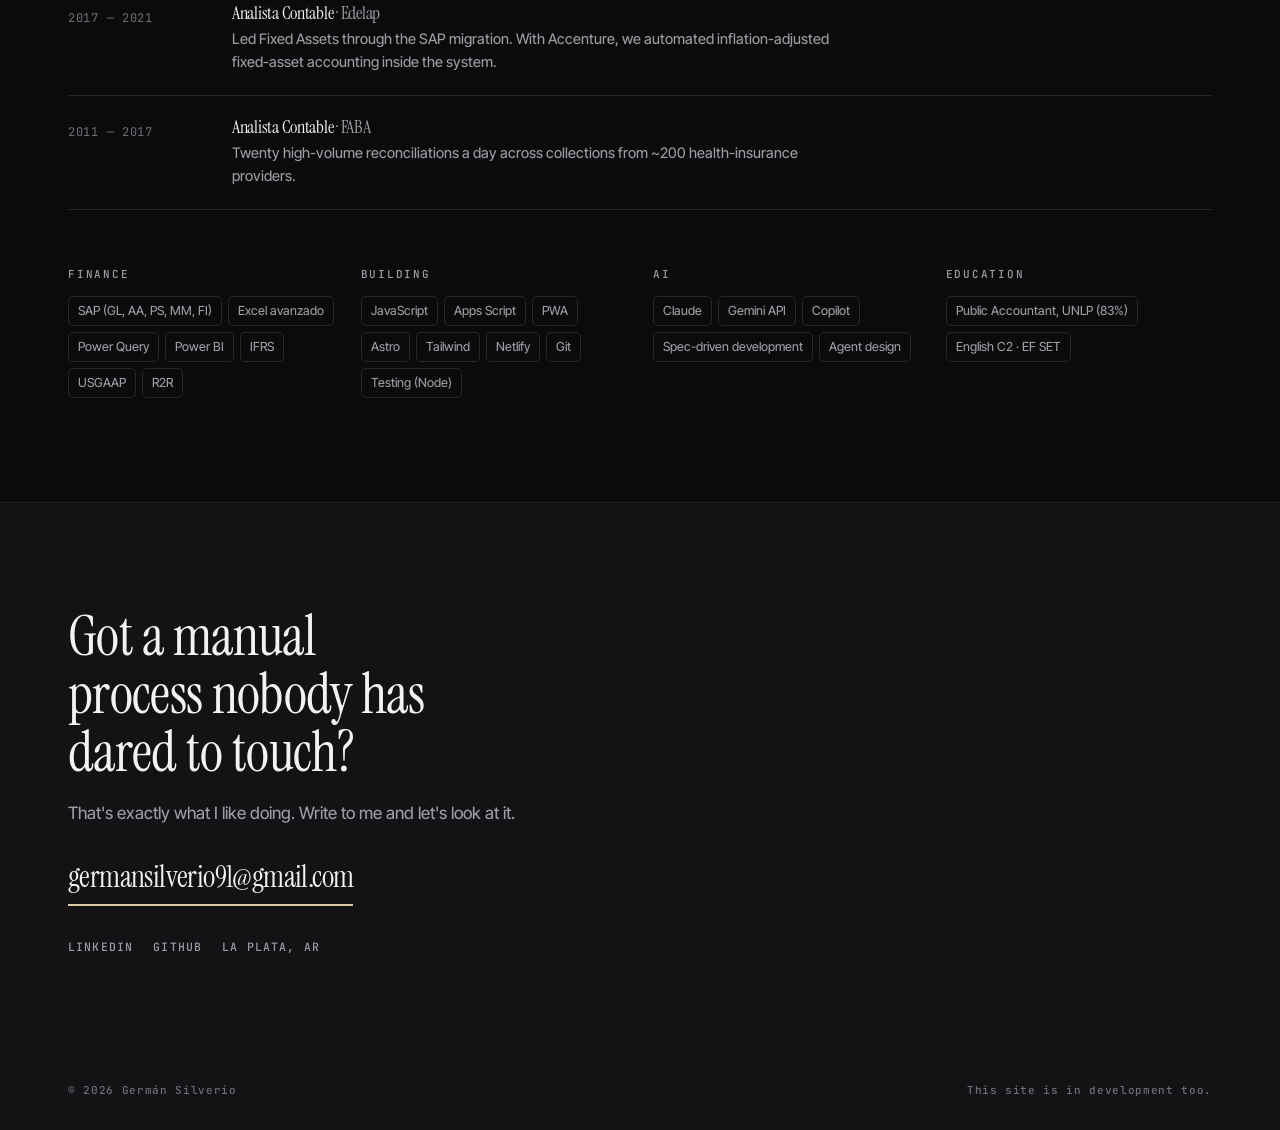
<file: versiones/v1-ago-2026/variantes/b/index.html>
<!DOCTYPE html>
<html lang="es">

<head>
    <meta charset="UTF-8">
    <meta name="viewport" content="width=device-width, initial-scale=1.0">
    <title>Germán Silverio | Portfolio — B · Editorial</title>
    <meta name="description"
        content="Analista contable que construye las herramientas con las que trabaja. Automatización, IA aplicada y software de negocio en producción.">

    <link rel="icon" type="image/svg+xml" href="../../../../assets/favicon.svg">
    <link rel="icon" type="image/png" sizes="32x32" href="../../../../assets/favicon-32.png">
    <link rel="apple-touch-icon" href="../../../../assets/apple-touch-icon.png">

    <link rel="preconnect" href="https://fonts.googleapis.com">
    <link rel="preconnect" href="https://fonts.gstatic.com" crossorigin>
    <link href="https://fonts.googleapis.com/css2?family=Instrument+Serif&family=Inter+Tight:wght@400..700&family=JetBrains+Mono:wght@400;500&display=swap" rel="stylesheet">

    <link rel="stylesheet" href="styles.css">
</head>

<body>

    <nav class="nav">
        <div class="shell nav-in">
            <a href="#top" class="mark">GS<span>.</span></a>
            <div class="nav-right">
                <ul class="nav-links">
                    <li><a href="#work" data-i18n="nav.work">Proyectos</a></li>
                    <li><a href="#how" data-i18n="nav.how">Cómo trabajo</a></li>
                    <li><a href="#cv" data-i18n="nav.cv">Trayectoria</a></li>
                </ul>
                <div class="lang" role="group" aria-label="Idioma / Language">
                    <button id="lang-es" class="on" type="button">ES</button>
                    <button id="lang-en" type="button">EN</button>
                </div>
                <a href="#contact" class="btn btn-solid btn-sm" data-i18n="nav.cta">Hablemos</a>
            </div>
        </div>
    </nav>

    <!-- ================= HERO ================= -->
    <header id="top" class="hero">
        <div class="shell hero-grid">
            <div class="hero-copy">
                <span class="eyebrow"><i class="dot"></i><span data-i18n="hero.eyebrow">Analista contable · La Plata,
                        Argentina</span></span>
                <h1>Germán<br><span class="outline">Silverio</span></h1>
                <p class="lead" data-i18n="hero.lead">Construyo las herramientas con las que trabajo. Quince años de
                    cierres, activos fijos y SAP en multinacionales de energía — y software propio que corre todos los
                    días.</p>
                <div class="hero-cta">
                    <a href="#work" class="btn btn-solid" data-i18n="hero.cta1">Ver proyectos</a>
                    <a href="#contact" class="btn btn-link" data-i18n="hero.cta2">Escribime <span
                            aria-hidden="true">→</span></a>
                </div>
            </div>
            <figure class="hero-shot">
                <img src="../../../../assets/images/crm-tablero.jpg"
                    alt="Tablero del CRM que Germán construyó para una martillera pública">
                <figcaption class="cap" data-i18n="hero.cap">CRM Lacalle · en uso desde 2026</figcaption>
            </figure>
        </div>

        <div class="shell">
            <ul class="stats">
                <li><b>15</b><span data-i18n="stat.1">años en finanzas</span></li>
                <li><b>5</b><span data-i18n="stat.2">productos propios en uso</span></li>
                <li><b>&lt;10</b><span data-i18n="stat.3">días: CRM + web, de cero a producción</span></li>
                <li><b>−50%</b><span data-i18n="stat.4">tiempo de verificación y consultas de auditoría</span></li>
            </ul>
        </div>
    </header>

    <!-- ================= PROYECTOS ================= -->
    <section id="work" class="sec">
        <div class="shell">
            <div class="sec-head">
                <span class="eyebrow" data-i18n="work.eyebrow">01 — Proyectos</span>
                <h2 data-i18n="work.title">Cosas que existen y se usan</h2>
            </div>

            <div class="cards">

                <article class="card wide">
                    <div class="shot">
                        <img src="../../../../assets/images/crm-tablero.jpg" alt="Tablero del CRM Lacalle" id="m1">
                    </div>
                    <div class="card-body">
                        <div class="tags">
                            <span class="tag tag-dev" data-i18n="p1.state">En desarrollo · en uso</span>
                            <span class="tag" data-i18n="p1.kind">Cliente real</span>
                        </div>
                        <h3 data-i18n="p1.title">CRM Lacalle Servicios Inmobiliarios</h3>
                        <p data-i18n="p1.sub">Sistema de gestión completo para una martillera que se lanzó por su
                            cuenta. Del cero a producción, con el sitio web, en menos de diez días.</p>
                        <ul class="pts">
                            <li data-i18n="p1.b1">Contactos, propiedades, pipeline, agenda, métricas, fotos y mails
                                con firma</li>
                            <li data-i18n="p1.b2">Redacción de avisos asistida por IA (Gemini)</li>
                            <li data-i18n="p1.b3">Descarté Postgres: cero cuentas nuevas para ella, respaldo por
                                historial de Drive</li>
                            <li data-i18n="p1.b4">4 suites de tests, releases fechadas con vuelta atrás, dos manuales
                            </li>
                        </ul>
                        <p class="win"><span data-i18n="p1.win">Dejó las planillas sueltas. El tiempo que gastaba en
                                administrar se le fue a clientes, contenido y marca — y todo eso vuelve al CRM como
                                insumo.</span></p>
                        <ul class="stack">
                            <li>Apps Script</li>
                            <li>Sheets</li>
                            <li>Drive API</li>
                            <li>Gemini</li>
                        </ul>
                        <div class="thumbs" data-target="m1">
                            <img src="../../../../assets/images/crm-tablero.jpg" alt="Tablero">
                            <img src="../../../../assets/images/crm-agenda.jpg" alt="Agenda">
                            <img src="../../../../assets/images/crm-operaciones.jpg" alt="Operaciones">
                            <img src="../../../../assets/images/crm-propiedades.jpg" alt="Propiedades">
                            <img src="../../../../assets/images/crm-contactos.jpg" alt="Contactos">
                            <img src="../../../../assets/images/crm-social.jpg" alt="Social">
                        </div>
                    </div>
                </article>

                <article class="card">
                    <div class="shot">
                        <img src="../../../../assets/images/web-hero.png" alt="Portada del sitio web de Lacalle" id="m2">
                    </div>
                    <div class="card-body">
                        <div class="tags">
                            <span class="tag tag-dev" data-i18n="p2.state">En desarrollo · publicada</span>
                        </div>
                        <h3 data-i18n="p2.title">Sitio web conectado al CRM</h3>
                        <p data-i18n="p2.sub">Ella tilda "publicar", aprieta un botón y el sitio se reconstruye solo.
                        </p>
                        <ul class="pts">
                            <li data-i18n="p2.b1">Un Apps Script aparte expone por JSON solo lo publicable: el CRM
                                nunca sale a internet</li>
                            <li data-i18n="p2.b2">Saqué el CDN de Tailwind: 300 KB de JS bloqueante → 27 KB de CSS</li>
                            <li data-i18n="p2.b3">Iconos por sprite SVG de 13 KB, sin pedidos de red</li>
                            <li data-i18n="p2.b4">Buscador, filtros y formulario de tasación: eran decorativos, hoy
                                funcionan</li>
                        </ul>
                        <ul class="stack">
                            <li>Astro</li>
                            <li>Tailwind</li>
                            <li>Netlify</li>
                        </ul>
                        <div class="thumbs" data-target="m2">
                            <img src="../../../../assets/images/web-hero.png" alt="Portada">
                            <img src="../../../../assets/images/web-listado.png" alt="Listado">
                            <img src="../../../../assets/images/web-nosotros.png" alt="Institucional">
                            <img src="../../../../assets/images/web-tasacion.png" alt="Tasación">
                            <img src="../../../../assets/images/web-movil.png" alt="Móvil">
                        </div>
                        <a href="https://agustinalacalleinmobiliaria.netlify.app" target="_blank" rel="noopener"
                            class="btn btn-line" data-i18n="p2.cta">Ver el sitio</a>
                    </div>
                </article>

                <article class="card">
                    <div class="shot">
                        <img src="../../../../assets/images/coffee-pared-cafes.jpg" alt="CoffeeHouse montada en la barra" id="m3">
                    </div>
                    <div class="card-body">
                        <div class="tags">
                            <span class="tag tag-live" data-i18n="p3.state">En producción diaria</span>
                        </div>
                        <h3 data-i18n="p3.title">CoffeeHouse</h3>
                        <p data-i18n="p3.sub">Bitácora de calibración de espresso en un teléfono montado en la barra.
                            El proyecto que me enseñó a iterar: cuatro versiones salidas del uso, no del plan.</p>
                        <ul class="pts">
                            <li data-i18n="p3.b1">Modo kiosk: offline, wake lock, timer que sobrevive la suspensión
                            </li>
                            <li data-i18n="p3.b2">Calibre guardado por variedad y método, ratios automáticos</li>
                            <li data-i18n="p3.b3">Recetario de doce preparaciones y estándares técnicos</li>
                        </ul>
                        <ul class="stack">
                            <li>PWA</li>
                            <li>Service Workers</li>
                            <li>JS</li>
                        </ul>
                        <div class="thumbs" data-target="m3">
                            <img src="../../../../assets/images/coffee-pared-cafes.jpg" alt="En la barra">
                            <img src="../../../../assets/images/coffee-pantalla-cafes.jpg" alt="Registro">
                            <img src="../../../../assets/images/coffee-pantalla-timer.jpg" alt="Timer">
                            <img src="../../../../assets/images/coffee-pared-timer.jpg" alt="Timer en la barra">
                            <img src="../../../../assets/images/coffee-barra-antes.jpg" alt="Antes">
                        </div>
                        <a href="https://germansilverio.github.io/coffeehouse_caso/#historia" target="_blank"
                            rel="noopener" class="btn btn-line" data-i18n="p3.cta">Caso de estudio</a>
                    </div>
                </article>

                <article class="card">
                    <div class="shot">
                        <img src="../../../../assets/images/cashflow-tablero.jpg" alt="Tablero de flujo de fondos" id="m4">
                    </div>
                    <div class="card-body">
                        <div class="tags">
                            <span class="tag tag-live" data-i18n="p4.state">En uso</span>
                        </div>
                        <h3 data-i18n="p4.title">Flujo de Fondos</h3>
                        <p data-i18n="p4.sub">Modelo de proyección a 2029 con tres escenarios, más un tablero web de
                            solo lectura.</p>
                        <ul class="pts">
                            <li data-i18n="p4.b1">El Sheet es la única fuente de verdad; el tablero solo lee</li>
                            <li data-i18n="p4.b2">Escenarios recalculados al cargar, sin tocar el archivo</li>
                            <li data-i18n="p4.b3">Margen de cobertura contra umbral y cartera en dólares</li>
                        </ul>
                        <ul class="stack">
                            <li>Sheets</li>
                            <li>Apps Script</li>
                            <li>Chart.js</li>
                        </ul>
                        <div class="thumbs" data-target="m4">
                            <img src="../../../../assets/images/cashflow-tablero.jpg" alt="Posición">
                            <img src="../../../../assets/images/cashflow-liquidez.jpg" alt="Liquidez">
                            <img src="../../../../assets/images/cashflow-flujo.jpg" alt="Fondo acumulado">
                            <img src="../../../../assets/images/cashflow-ingresos.jpg" alt="Ingresos vs. gastos">
                            <img src="../../../../assets/images/cashflow-objetivos.jpg" alt="Objetivos">
                            <img src="../../../../assets/images/cashflow-movil.jpg" alt="Móvil">
                        </div>
                        <p class="cap" data-i18n="p4.cap">Capturas de la vista de demostración, con datos de ejemplo.
                        </p>
                    </div>
                </article>

                <article class="card">
                    <div class="shot">
                        <img src="../../../../assets/images/finance-main.png" alt="Smart Finance" id="m5">
                    </div>
                    <div class="card-body">
                        <div class="tags">
                            <span class="tag tag-live" data-i18n="p5.state">Terminada</span>
                        </div>
                        <h3 data-i18n="p5.title">Smart Finance</h3>
                        <p data-i18n="p5.sub">PWA de gastos local-first: los datos nunca salen del dispositivo.</p>
                        <ul class="pts">
                            <li data-i18n="p5.b1">Escaneo de tickets por visión artificial (Gemini)</li>
                            <li data-i18n="p5.b2">Asesor conversacional sobre el historial local</li>
                            <li data-i18n="p5.b3">Presupuestos y proyección con interés compuesto</li>
                        </ul>
                        <ul class="stack">
                            <li>PWA</li>
                            <li>Gemini</li>
                            <li>Chart.js</li>
                        </ul>
                        <div class="thumbs" data-target="m5">
                            <img src="../../../../assets/images/finance-main.png" alt="Principal">
                            <img src="../../../../assets/images/finance-dashboard.png" alt="Dashboard">
                            <img src="../../../../assets/images/finance-registro.png" alt="Registro">
                            <img src="../../../../assets/images/finance-budget.png" alt="Presupuestos">
                            <img src="../../../../assets/images/finance-projection.png" alt="Proyección">
                            <img src="../../../../assets/images/finance-chart.png" alt="Gráficos">
                        </div>
                        <a href="../../../../demo/index.html" target="_blank" class="btn btn-line" data-i18n="p5.cta">Probar la
                            demo</a>
                    </div>
                </article>

                <article class="card card-flat">
                    <div class="card-body">
                        <div class="tags">
                            <span class="tag tag-dev" data-i18n="p6.state">En curso</span>
                        </div>
                        <h3 data-i18n="p6.title">Agente de cierres contables</h3>
                        <p data-i18n="p6.sub">Dentro de mi trabajo: uso Copilot sobre las tareas reales de cierre y
                            documento los pasos y las reglas mientras las hago, para construir un agente que las
                            ejecute.</p>
                        <ul class="pts">
                            <li data-i18n="p6.b1">Sin resultados todavía: es la dirección, no un logro</li>
                        </ul>
                        <ul class="stack">
                            <li>Copilot</li>
                            <li>SAP</li>
                            <li>Power Query</li>
                        </ul>
                    </div>
                </article>

            </div>
        </div>
    </section>

    <!-- ================= CÓMO TRABAJO ================= -->
    <section id="how" class="sec sec-alt">
        <div class="shell">
            <div class="sec-head">
                <span class="eyebrow" data-i18n="how.eyebrow">02 — Cómo trabajo</span>
                <h2 data-i18n="how.title">Entender, construir, sostener</h2>
            </div>
            <div class="steps">
                <div class="step">
                    <span class="num">01</span>
                    <h3 data-i18n="how.s1.t">Entiendo el proceso</h3>
                    <p data-i18n="how.s1.p">Quince años adentro de cierres y control de gestión. Sé dónde se pierde el
                        tiempo y qué dato no cierra. Automatizar sin eso es acelerar un error.</p>
                </div>
                <div class="step">
                    <span class="num">02</span>
                    <h3 data-i18n="how.s2.t">Construyo la herramienta</h3>
                    <p data-i18n="how.s2.p">Escribo la especificación, dirijo el desarrollo con IA y decido la
                        arquitectura. El código lo escribe el modelo; las decisiones las tomo yo.</p>
                </div>
                <div class="step">
                    <span class="num">03</span>
                    <h3 data-i18n="how.s3.t">La sostengo</h3>
                    <p data-i18n="how.s3.p">Entrego, miro cómo se usa de verdad y vuelvo a tocarla. Tests, versionado
                        y manuales para que no dependa de mí.</p>
                </div>
            </div>
        </div>
    </section>

    <!-- ================= TRAYECTORIA ================= -->
    <section id="cv" class="sec">
        <div class="shell">
            <div class="sec-head">
                <span class="eyebrow" data-i18n="cv.eyebrow">03 — Trayectoria</span>
                <h2 data-i18n="cv.title">Quince años en finanzas corporativas</h2>
            </div>

            <ol class="roles">
                <li>
                    <span class="when">2026 —</span>
                    <div>
                        <h3>Analista Semisenior, R2R <em>· AES</em></h3>
                        <p data-i18n="cv.r1">Cierre mensual integral de las entidades de AES Colombia.</p>
                    </div>
                </li>
                <li>
                    <span class="when">2023 — 2026</span>
                    <div>
                        <h3>Analista de Activos Fijos <em>· AES</em></h3>
                        <p data-i18n="cv.r2">Papel de trabajo para verificar el RECPAM sobre bienes de uso: −50% en
                            tiempo y en consultas de auditoría. Notas bajo IFRS, USGAAP y GAAP local.</p>
                    </div>
                </li>
                <li>
                    <span class="when">2021 — 2023</span>
                    <div>
                        <h3>Analista de Planeamiento y Control <em>· Edelap</em></h3>
                        <p data-i18n="cv.r3">OPEX, desvíos y presupuesto de gastos; obras de capital y créditos con el
                            Estado.</p>
                    </div>
                </li>
                <li>
                    <span class="when">2017 — 2021</span>
                    <div>
                        <h3>Analista Contable <em>· Edelap</em></h3>
                        <p data-i18n="cv.r4">Lideré Activos Fijos en la migración a SAP. Con Accenture, automatizamos
                            el ajuste por inflación de bienes de uso dentro del sistema.</p>
                    </div>
                </li>
                <li>
                    <span class="when">2011 — 2017</span>
                    <div>
                        <h3>Analista Contable <em>· FABA</em></h3>
                        <p data-i18n="cv.r5">Veinte conciliaciones de alto volumen por día sobre las cobranzas de ~200
                            obras sociales.</p>
                    </div>
                </li>
            </ol>

            <div class="tools">
                <div>
                    <span class="eyebrow" data-i18n="tools.1">Finanzas</span>
                    <div class="chips">
                        <span>SAP (GL, AA, PS, MM, FI)</span><span>Excel avanzado</span><span>Power Query</span><span>Power
                            BI</span><span>IFRS</span><span>USGAAP</span><span>R2R</span>
                    </div>
                </div>
                <div>
                    <span class="eyebrow" data-i18n="tools.2">Construcción</span>
                    <div class="chips">
                        <span>JavaScript</span><span>Apps Script</span><span>PWA</span><span>Astro</span><span>Tailwind</span><span>Netlify</span><span>Git</span><span
                            data-i18n="tools.test">Testing (Node)</span>
                    </div>
                </div>
                <div>
                    <span class="eyebrow" data-i18n="tools.3">IA</span>
                    <div class="chips">
                        <span>Claude</span><span>Gemini API</span><span>Copilot</span><span
                            data-i18n="tools.spec">Desarrollo por especificación</span><span
                            data-i18n="tools.agents">Diseño de agentes</span>
                    </div>
                </div>
                <div>
                    <span class="eyebrow" data-i18n="tools.4">Formación</span>
                    <div class="chips">
                        <span data-i18n="tools.degree">Contador Público, UNLP (83%)</span><span
                            data-i18n="tools.en">Inglés C2 · EF SET</span>
                    </div>
                </div>
            </div>
        </div>
    </section>

    <!-- ================= CONTACTO ================= -->
    <section id="contact" class="sec cta">
        <div class="shell cta-in">
            <h2 data-i18n="cta.title">¿Tenés un proceso manual que nadie se animó a tocar?</h2>
            <p data-i18n="cta.sub">Eso es exactamente lo que me gusta hacer. Escribime y lo miramos.</p>
            <a href="mailto:germansilverio91@gmail.com" class="mail">germansilverio91@gmail.com</a>
            <div class="links">
                <a href="https://www.linkedin.com/in/germán-silverio/" target="_blank" rel="noopener">LinkedIn</a>
                <a href="https://github.com/germansilverio" target="_blank" rel="noopener">GitHub</a>
                <span>La Plata, AR</span>
            </div>
        </div>
    </section>

    <footer class="foot">
        <div class="shell foot-in">
            <span>© 2026 Germán Silverio</span>
            <span data-i18n="foot.note">Este sitio también está en desarrollo.</span>
        </div>
    </footer>


    <nav class="vswitch" aria-label="Comparar variantes"><em>Variante</em><a href="../a/index.html" class="">A · Taller</a><a href="../b/index.html" class="on">B · Editorial</a><a href="../c/index.html" class="">C · Producto</a></nav>
    <div id="lb" class="lb" hidden>
        <button class="lb-x" type="button" aria-label="Cerrar">×</button>
        <button class="lb-p" type="button" aria-label="Anterior">‹</button>
        <img id="lb-img" alt="">
        <button class="lb-n" type="button" aria-label="Siguiente">›</button>
    </div>

    <script src="../../js/main.js"></script>
</body>

</html>
</file>
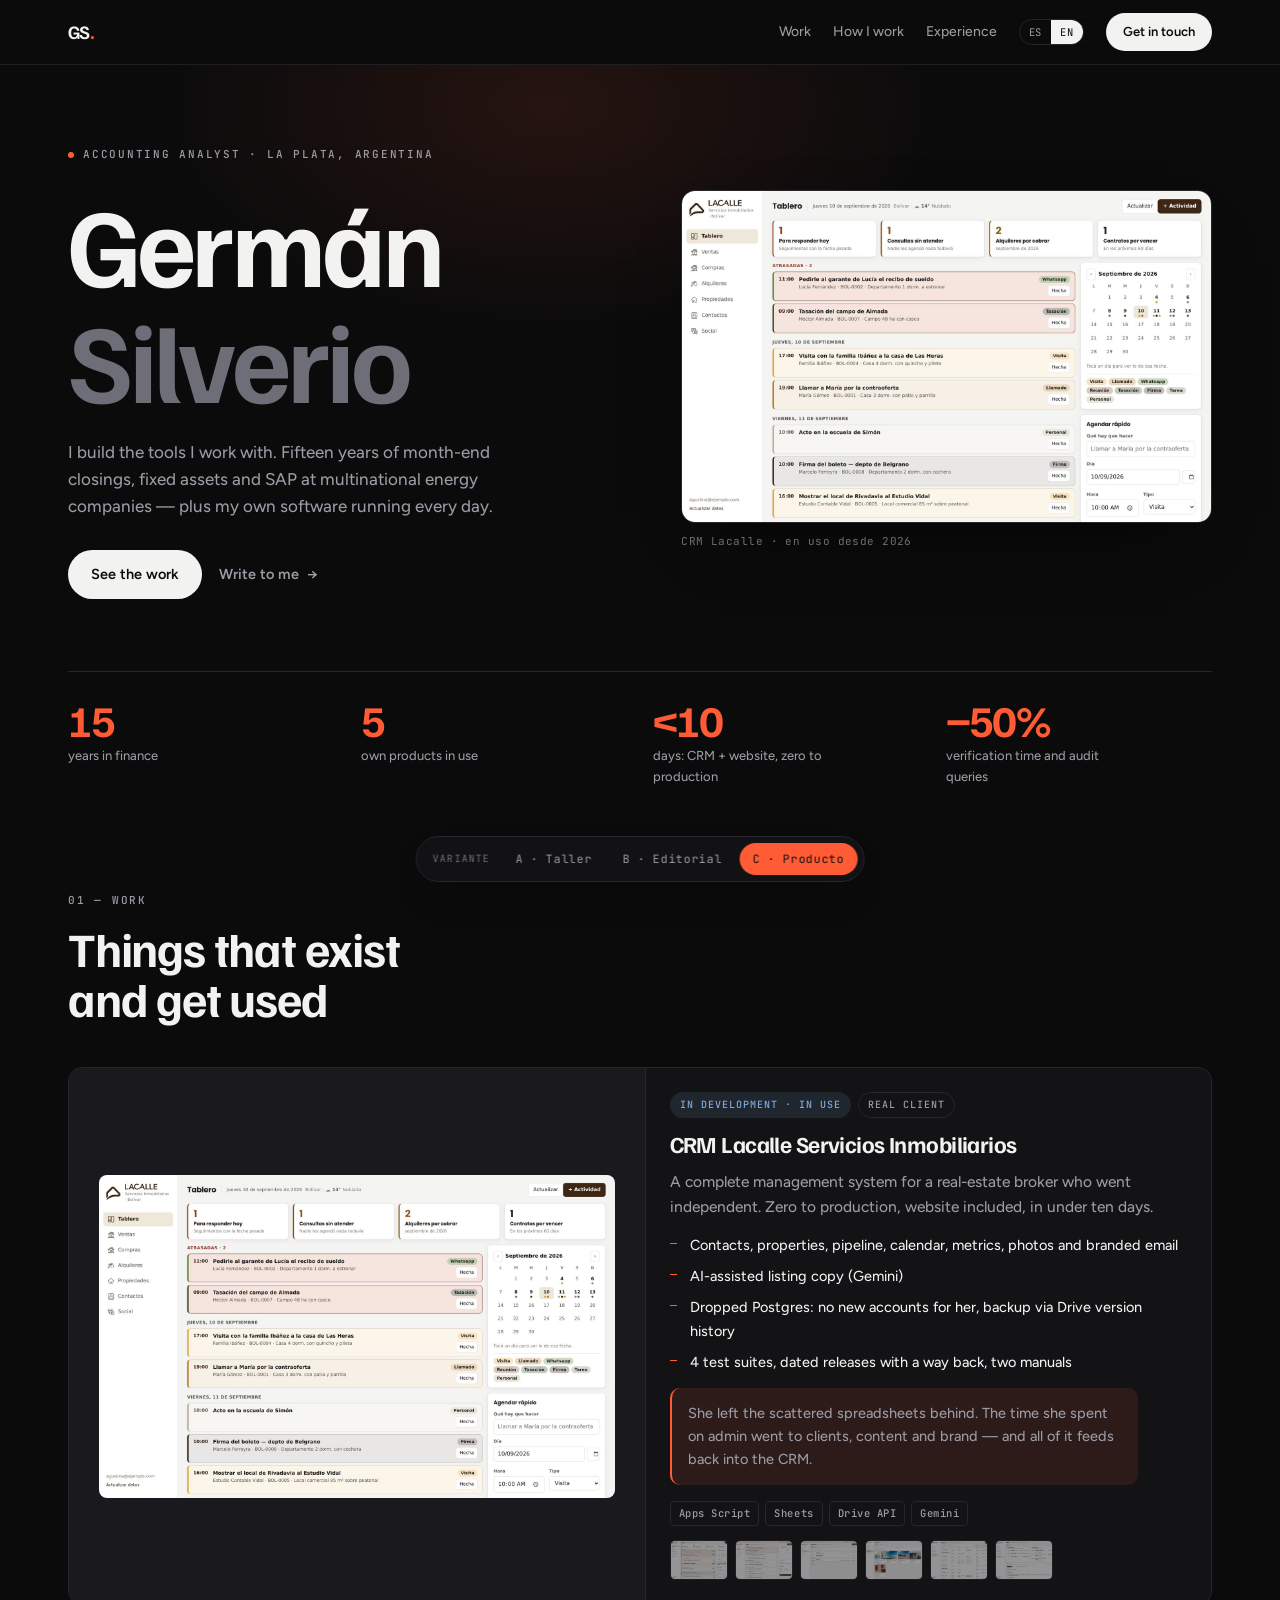
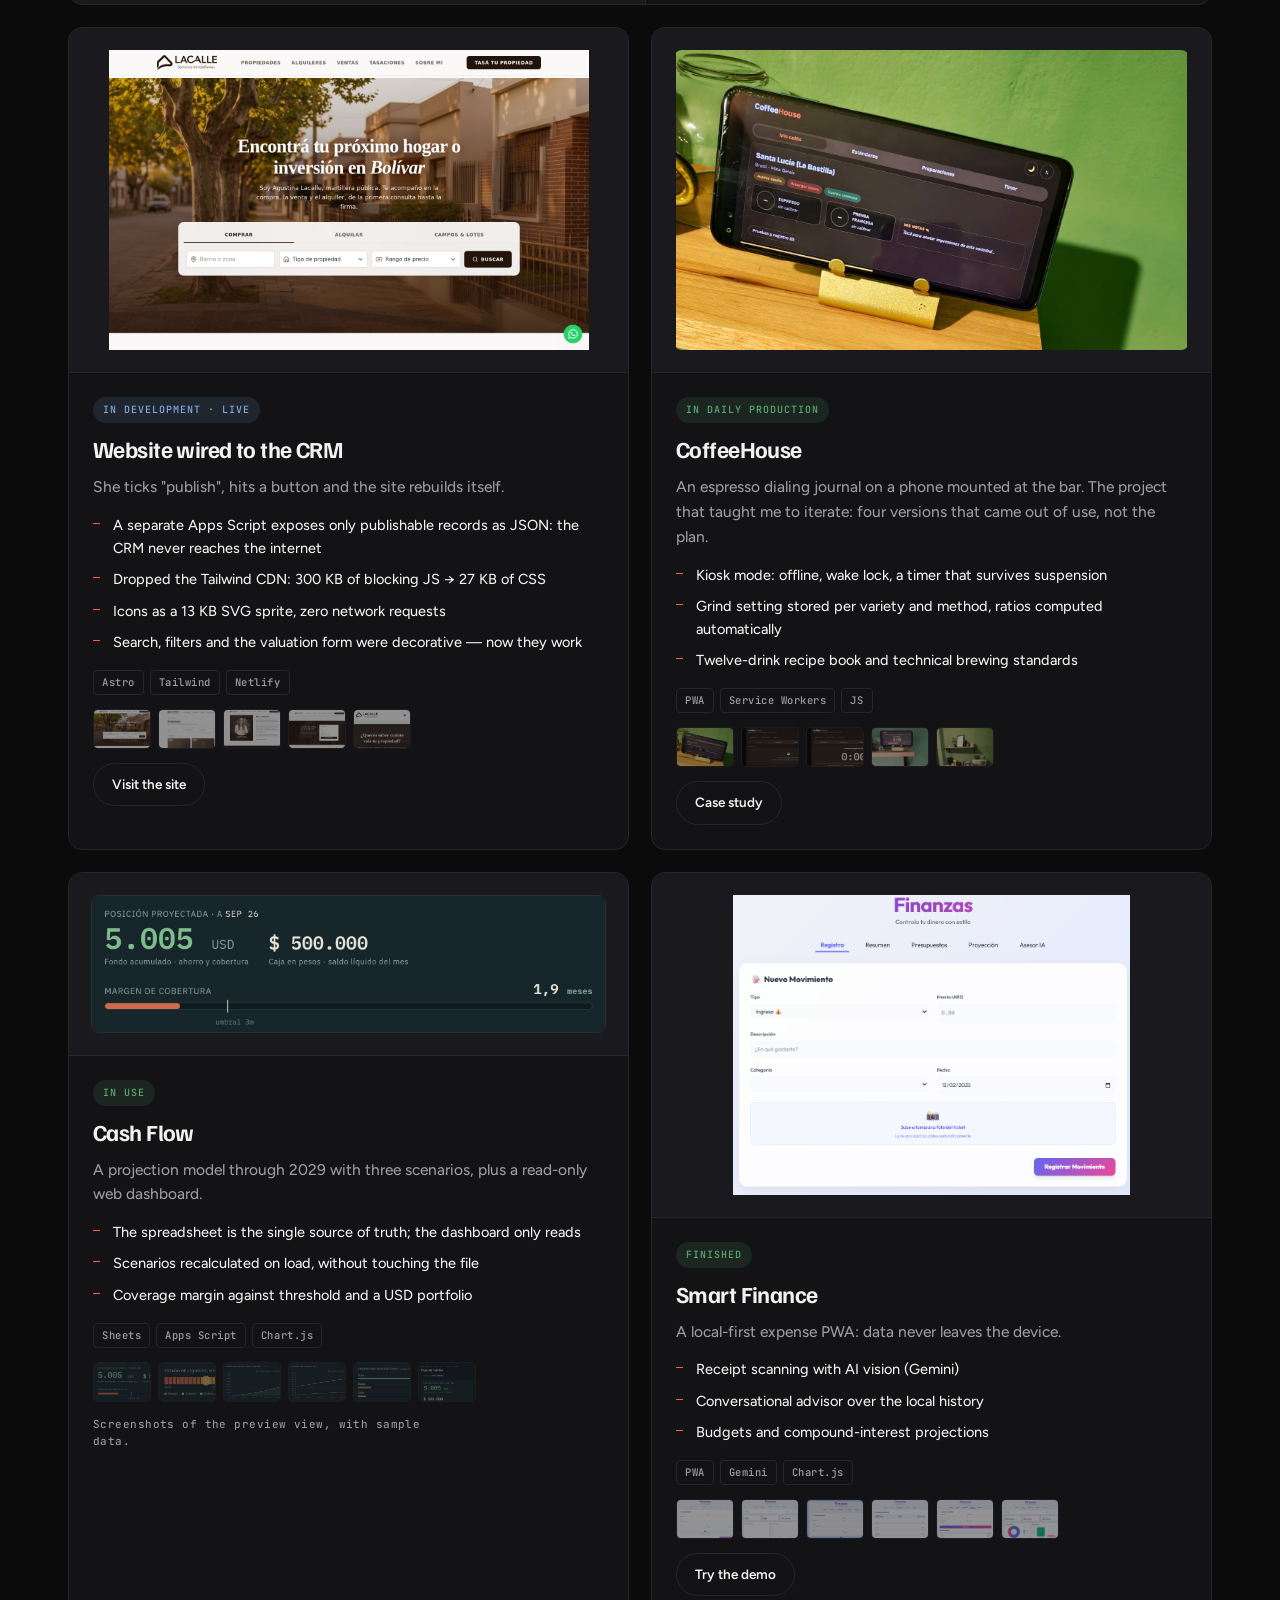
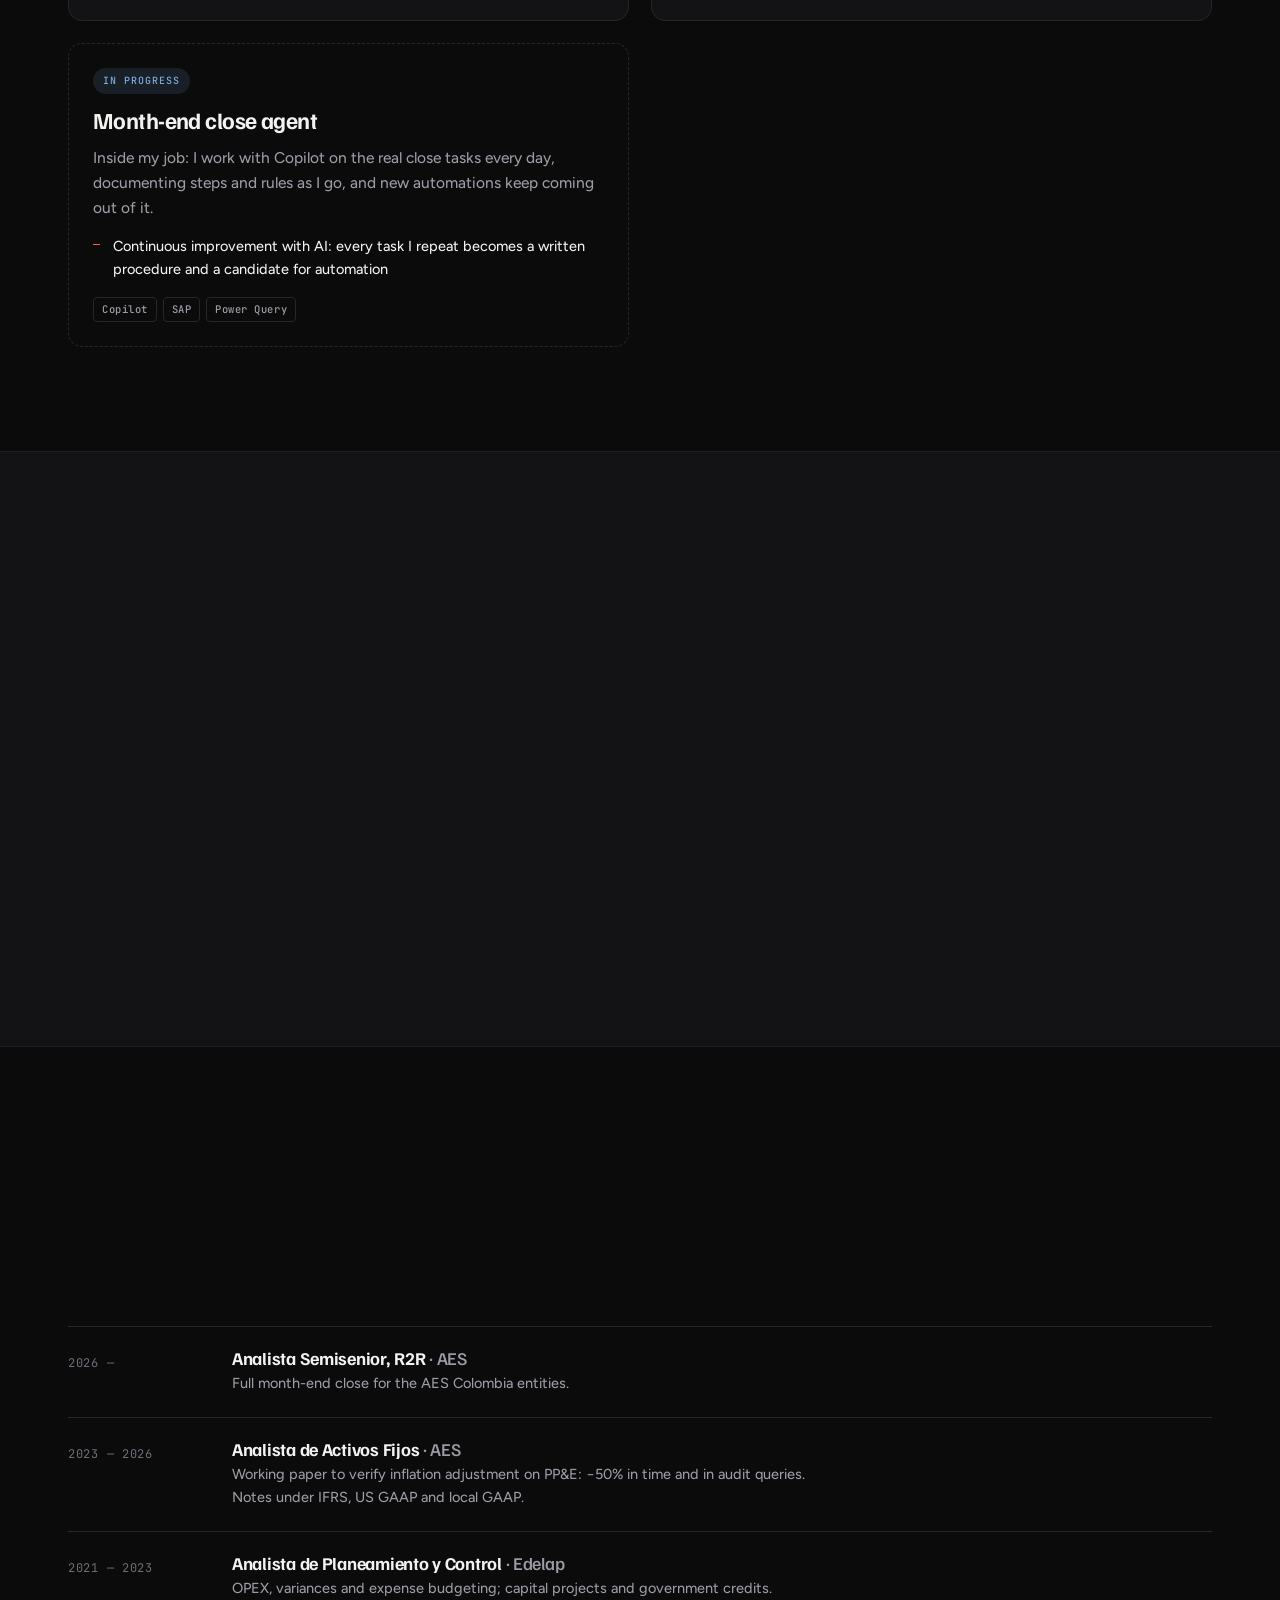
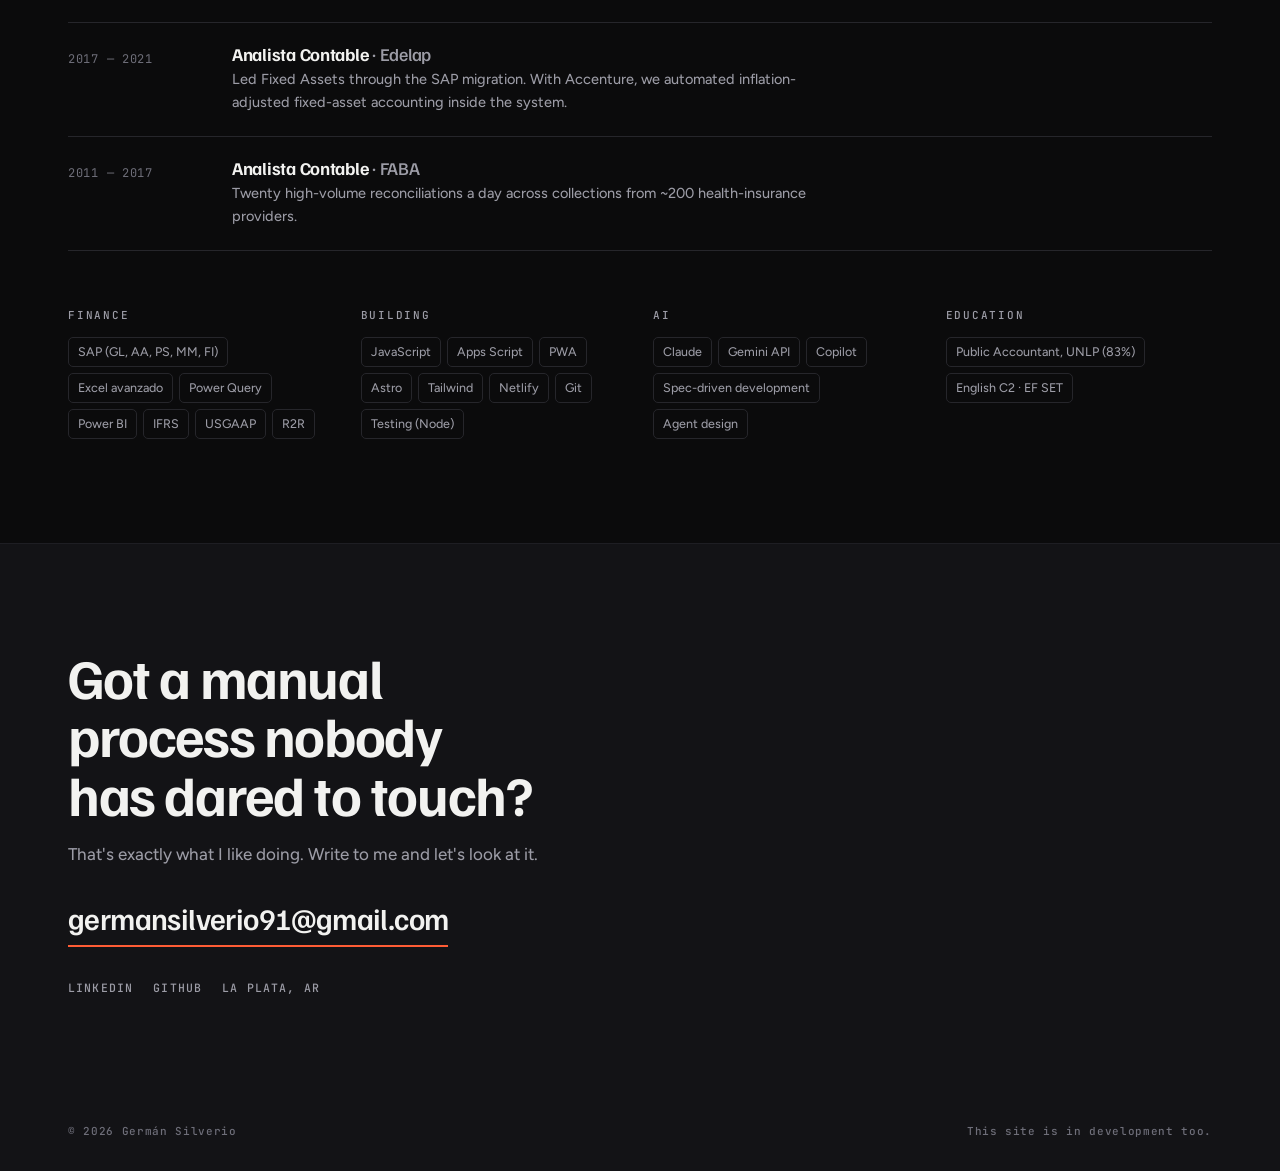
<file: versiones/v1-ago-2026/variantes/c/index.html>
<!DOCTYPE html>
<html lang="es">

<head>
    <meta charset="UTF-8">
    <meta name="viewport" content="width=device-width, initial-scale=1.0">
    <title>Germán Silverio | Portfolio — C · Producto</title>
    <meta name="description"
        content="Analista contable que construye las herramientas con las que trabaja. Automatización, IA aplicada y software de negocio en producción.">

    <link rel="icon" type="image/svg+xml" href="../../../../assets/favicon.svg">
    <link rel="icon" type="image/png" sizes="32x32" href="../../../../assets/favicon-32.png">
    <link rel="apple-touch-icon" href="../../../../assets/apple-touch-icon.png">

    <link rel="preconnect" href="https://fonts.googleapis.com">
    <link rel="preconnect" href="https://fonts.gstatic.com" crossorigin>
    <link href="https://fonts.googleapis.com/css2?family=Familjen+Grotesk:wght@400..700&family=Figtree:wght@400..700&family=JetBrains+Mono:wght@400;500&display=swap" rel="stylesheet">

    <link rel="stylesheet" href="styles.css">
</head>

<body>

    <nav class="nav">
        <div class="shell nav-in">
            <a href="#top" class="mark">GS<span>.</span></a>
            <div class="nav-right">
                <ul class="nav-links">
                    <li><a href="#work" data-i18n="nav.work">Proyectos</a></li>
                    <li><a href="#how" data-i18n="nav.how">Cómo trabajo</a></li>
                    <li><a href="#cv" data-i18n="nav.cv">Trayectoria</a></li>
                </ul>
                <div class="lang" role="group" aria-label="Idioma / Language">
                    <button id="lang-es" class="on" type="button">ES</button>
                    <button id="lang-en" type="button">EN</button>
                </div>
                <a href="#contact" class="btn btn-solid btn-sm" data-i18n="nav.cta">Hablemos</a>
            </div>
        </div>
    </nav>

    <!-- ================= HERO ================= -->
    <header id="top" class="hero">
        <div class="shell hero-grid">
            <div class="hero-copy">
                <span class="eyebrow"><i class="dot"></i><span data-i18n="hero.eyebrow">Analista contable · La Plata,
                        Argentina</span></span>
                <h1>Germán<br><span class="outline">Silverio</span></h1>
                <p class="lead" data-i18n="hero.lead">Construyo las herramientas con las que trabajo. Quince años de
                    cierres, activos fijos y SAP en multinacionales de energía — y software propio que corre todos los
                    días.</p>
                <div class="hero-cta">
                    <a href="#work" class="btn btn-solid" data-i18n="hero.cta1">Ver proyectos</a>
                    <a href="#contact" class="btn btn-link" data-i18n="hero.cta2">Escribime <span
                            aria-hidden="true">→</span></a>
                </div>
            </div>
            <figure class="hero-shot">
                <img src="../../../../assets/images/crm-tablero.jpg"
                    alt="Tablero del CRM que Germán construyó para una martillera pública">
                <figcaption class="cap" data-i18n="hero.cap">CRM Lacalle · en uso desde 2026</figcaption>
            </figure>
        </div>

        <div class="shell">
            <ul class="stats">
                <li><b>15</b><span data-i18n="stat.1">años en finanzas</span></li>
                <li><b>5</b><span data-i18n="stat.2">productos propios en uso</span></li>
                <li><b>&lt;10</b><span data-i18n="stat.3">días: CRM + web, de cero a producción</span></li>
                <li><b>−50%</b><span data-i18n="stat.4">tiempo de verificación y consultas de auditoría</span></li>
            </ul>
        </div>
    </header>

    <!-- ================= PROYECTOS ================= -->
    <section id="work" class="sec">
        <div class="shell">
            <div class="sec-head">
                <span class="eyebrow" data-i18n="work.eyebrow">01 — Proyectos</span>
                <h2 data-i18n="work.title">Cosas que existen y se usan</h2>
            </div>

            <div class="cards">

                <article class="card wide">
                    <div class="shot">
                        <img src="../../../../assets/images/crm-tablero.jpg" alt="Tablero del CRM Lacalle" id="m1">
                    </div>
                    <div class="card-body">
                        <div class="tags">
                            <span class="tag tag-dev" data-i18n="p1.state">En desarrollo · en uso</span>
                            <span class="tag" data-i18n="p1.kind">Cliente real</span>
                        </div>
                        <h3 data-i18n="p1.title">CRM Lacalle Servicios Inmobiliarios</h3>
                        <p data-i18n="p1.sub">Sistema de gestión completo para una martillera que se lanzó por su
                            cuenta. Del cero a producción, con el sitio web, en menos de diez días.</p>
                        <ul class="pts">
                            <li data-i18n="p1.b1">Contactos, propiedades, pipeline, agenda, métricas, fotos y mails
                                con firma</li>
                            <li data-i18n="p1.b2">Redacción de avisos asistida por IA (Gemini)</li>
                            <li data-i18n="p1.b3">Descarté Postgres: cero cuentas nuevas para ella, respaldo por
                                historial de Drive</li>
                            <li data-i18n="p1.b4">4 suites de tests, releases fechadas con vuelta atrás, dos manuales
                            </li>
                        </ul>
                        <p class="win"><span data-i18n="p1.win">Dejó las planillas sueltas. El tiempo que gastaba en
                                administrar se le fue a clientes, contenido y marca — y todo eso vuelve al CRM como
                                insumo.</span></p>
                        <ul class="stack">
                            <li>Apps Script</li>
                            <li>Sheets</li>
                            <li>Drive API</li>
                            <li>Gemini</li>
                        </ul>
                        <div class="thumbs" data-target="m1">
                            <img src="../../../../assets/images/crm-tablero.jpg" alt="Tablero">
                            <img src="../../../../assets/images/crm-agenda.jpg" alt="Agenda">
                            <img src="../../../../assets/images/crm-operaciones.jpg" alt="Operaciones">
                            <img src="../../../../assets/images/crm-propiedades.jpg" alt="Propiedades">
                            <img src="../../../../assets/images/crm-contactos.jpg" alt="Contactos">
                            <img src="../../../../assets/images/crm-social.jpg" alt="Social">
                        </div>
                    </div>
                </article>

                <article class="card">
                    <div class="shot">
                        <img src="../../../../assets/images/web-hero.png" alt="Portada del sitio web de Lacalle" id="m2">
                    </div>
                    <div class="card-body">
                        <div class="tags">
                            <span class="tag tag-dev" data-i18n="p2.state">En desarrollo · publicada</span>
                        </div>
                        <h3 data-i18n="p2.title">Sitio web conectado al CRM</h3>
                        <p data-i18n="p2.sub">Ella tilda "publicar", aprieta un botón y el sitio se reconstruye solo.
                        </p>
                        <ul class="pts">
                            <li data-i18n="p2.b1">Un Apps Script aparte expone por JSON solo lo publicable: el CRM
                                nunca sale a internet</li>
                            <li data-i18n="p2.b2">Saqué el CDN de Tailwind: 300 KB de JS bloqueante → 27 KB de CSS</li>
                            <li data-i18n="p2.b3">Iconos por sprite SVG de 13 KB, sin pedidos de red</li>
                            <li data-i18n="p2.b4">Buscador, filtros y formulario de tasación: eran decorativos, hoy
                                funcionan</li>
                        </ul>
                        <ul class="stack">
                            <li>Astro</li>
                            <li>Tailwind</li>
                            <li>Netlify</li>
                        </ul>
                        <div class="thumbs" data-target="m2">
                            <img src="../../../../assets/images/web-hero.png" alt="Portada">
                            <img src="../../../../assets/images/web-listado.png" alt="Listado">
                            <img src="../../../../assets/images/web-nosotros.png" alt="Institucional">
                            <img src="../../../../assets/images/web-tasacion.png" alt="Tasación">
                            <img src="../../../../assets/images/web-movil.png" alt="Móvil">
                        </div>
                        <a href="https://agustinalacalleinmobiliaria.netlify.app" target="_blank" rel="noopener"
                            class="btn btn-line" data-i18n="p2.cta">Ver el sitio</a>
                    </div>
                </article>

                <article class="card">
                    <div class="shot">
                        <img src="../../../../assets/images/coffee-pared-cafes.jpg" alt="CoffeeHouse montada en la barra" id="m3">
                    </div>
                    <div class="card-body">
                        <div class="tags">
                            <span class="tag tag-live" data-i18n="p3.state">En producción diaria</span>
                        </div>
                        <h3 data-i18n="p3.title">CoffeeHouse</h3>
                        <p data-i18n="p3.sub">Bitácora de calibración de espresso en un teléfono montado en la barra.
                            El proyecto que me enseñó a iterar: cuatro versiones salidas del uso, no del plan.</p>
                        <ul class="pts">
                            <li data-i18n="p3.b1">Modo kiosk: offline, wake lock, timer que sobrevive la suspensión
                            </li>
                            <li data-i18n="p3.b2">Calibre guardado por variedad y método, ratios automáticos</li>
                            <li data-i18n="p3.b3">Recetario de doce preparaciones y estándares técnicos</li>
                        </ul>
                        <ul class="stack">
                            <li>PWA</li>
                            <li>Service Workers</li>
                            <li>JS</li>
                        </ul>
                        <div class="thumbs" data-target="m3">
                            <img src="../../../../assets/images/coffee-pared-cafes.jpg" alt="En la barra">
                            <img src="../../../../assets/images/coffee-pantalla-cafes.jpg" alt="Registro">
                            <img src="../../../../assets/images/coffee-pantalla-timer.jpg" alt="Timer">
                            <img src="../../../../assets/images/coffee-pared-timer.jpg" alt="Timer en la barra">
                            <img src="../../../../assets/images/coffee-barra-antes.jpg" alt="Antes">
                        </div>
                        <a href="https://germansilverio.github.io/coffeehouse_caso/#historia" target="_blank"
                            rel="noopener" class="btn btn-line" data-i18n="p3.cta">Caso de estudio</a>
                    </div>
                </article>

                <article class="card">
                    <div class="shot">
                        <img src="../../../../assets/images/cashflow-tablero.jpg" alt="Tablero de flujo de fondos" id="m4">
                    </div>
                    <div class="card-body">
                        <div class="tags">
                            <span class="tag tag-live" data-i18n="p4.state">En uso</span>
                        </div>
                        <h3 data-i18n="p4.title">Flujo de Fondos</h3>
                        <p data-i18n="p4.sub">Modelo de proyección a 2029 con tres escenarios, más un tablero web de
                            solo lectura.</p>
                        <ul class="pts">
                            <li data-i18n="p4.b1">El Sheet es la única fuente de verdad; el tablero solo lee</li>
                            <li data-i18n="p4.b2">Escenarios recalculados al cargar, sin tocar el archivo</li>
                            <li data-i18n="p4.b3">Margen de cobertura contra umbral y cartera en dólares</li>
                        </ul>
                        <ul class="stack">
                            <li>Sheets</li>
                            <li>Apps Script</li>
                            <li>Chart.js</li>
                        </ul>
                        <div class="thumbs" data-target="m4">
                            <img src="../../../../assets/images/cashflow-tablero.jpg" alt="Posición">
                            <img src="../../../../assets/images/cashflow-liquidez.jpg" alt="Liquidez">
                            <img src="../../../../assets/images/cashflow-flujo.jpg" alt="Fondo acumulado">
                            <img src="../../../../assets/images/cashflow-ingresos.jpg" alt="Ingresos vs. gastos">
                            <img src="../../../../assets/images/cashflow-objetivos.jpg" alt="Objetivos">
                            <img src="../../../../assets/images/cashflow-movil.jpg" alt="Móvil">
                        </div>
                        <p class="cap" data-i18n="p4.cap">Capturas de la vista de demostración, con datos de ejemplo.
                        </p>
                    </div>
                </article>

                <article class="card">
                    <div class="shot">
                        <img src="../../../../assets/images/finance-main.png" alt="Smart Finance" id="m5">
                    </div>
                    <div class="card-body">
                        <div class="tags">
                            <span class="tag tag-live" data-i18n="p5.state">Terminada</span>
                        </div>
                        <h3 data-i18n="p5.title">Smart Finance</h3>
                        <p data-i18n="p5.sub">PWA de gastos local-first: los datos nunca salen del dispositivo.</p>
                        <ul class="pts">
                            <li data-i18n="p5.b1">Escaneo de tickets por visión artificial (Gemini)</li>
                            <li data-i18n="p5.b2">Asesor conversacional sobre el historial local</li>
                            <li data-i18n="p5.b3">Presupuestos y proyección con interés compuesto</li>
                        </ul>
                        <ul class="stack">
                            <li>PWA</li>
                            <li>Gemini</li>
                            <li>Chart.js</li>
                        </ul>
                        <div class="thumbs" data-target="m5">
                            <img src="../../../../assets/images/finance-main.png" alt="Principal">
                            <img src="../../../../assets/images/finance-dashboard.png" alt="Dashboard">
                            <img src="../../../../assets/images/finance-registro.png" alt="Registro">
                            <img src="../../../../assets/images/finance-budget.png" alt="Presupuestos">
                            <img src="../../../../assets/images/finance-projection.png" alt="Proyección">
                            <img src="../../../../assets/images/finance-chart.png" alt="Gráficos">
                        </div>
                        <a href="../../../../demo/index.html" target="_blank" class="btn btn-line" data-i18n="p5.cta">Probar la
                            demo</a>
                    </div>
                </article>

                <article class="card card-flat">
                    <div class="card-body">
                        <div class="tags">
                            <span class="tag tag-dev" data-i18n="p6.state">En curso</span>
                        </div>
                        <h3 data-i18n="p6.title">Agente de cierres contables</h3>
                        <p data-i18n="p6.sub">Dentro de mi trabajo: uso Copilot sobre las tareas reales de cierre y
                            documento los pasos y las reglas mientras las hago, para construir un agente que las
                            ejecute.</p>
                        <ul class="pts">
                            <li data-i18n="p6.b1">Sin resultados todavía: es la dirección, no un logro</li>
                        </ul>
                        <ul class="stack">
                            <li>Copilot</li>
                            <li>SAP</li>
                            <li>Power Query</li>
                        </ul>
                    </div>
                </article>

            </div>
        </div>
    </section>

    <!-- ================= CÓMO TRABAJO ================= -->
    <section id="how" class="sec sec-alt">
        <div class="shell">
            <div class="sec-head">
                <span class="eyebrow" data-i18n="how.eyebrow">02 — Cómo trabajo</span>
                <h2 data-i18n="how.title">Entender, construir, sostener</h2>
            </div>
            <div class="steps">
                <div class="step">
                    <span class="num">01</span>
                    <h3 data-i18n="how.s1.t">Entiendo el proceso</h3>
                    <p data-i18n="how.s1.p">Quince años adentro de cierres y control de gestión. Sé dónde se pierde el
                        tiempo y qué dato no cierra. Automatizar sin eso es acelerar un error.</p>
                </div>
                <div class="step">
                    <span class="num">02</span>
                    <h3 data-i18n="how.s2.t">Construyo la herramienta</h3>
                    <p data-i18n="how.s2.p">Escribo la especificación, dirijo el desarrollo con IA y decido la
                        arquitectura. El código lo escribe el modelo; las decisiones las tomo yo.</p>
                </div>
                <div class="step">
                    <span class="num">03</span>
                    <h3 data-i18n="how.s3.t">La sostengo</h3>
                    <p data-i18n="how.s3.p">Entrego, miro cómo se usa de verdad y vuelvo a tocarla. Tests, versionado
                        y manuales para que no dependa de mí.</p>
                </div>
            </div>
        </div>
    </section>

    <!-- ================= TRAYECTORIA ================= -->
    <section id="cv" class="sec">
        <div class="shell">
            <div class="sec-head">
                <span class="eyebrow" data-i18n="cv.eyebrow">03 — Trayectoria</span>
                <h2 data-i18n="cv.title">Quince años en finanzas corporativas</h2>
            </div>

            <ol class="roles">
                <li>
                    <span class="when">2026 —</span>
                    <div>
                        <h3>Analista Semisenior, R2R <em>· AES</em></h3>
                        <p data-i18n="cv.r1">Cierre mensual integral de las entidades de AES Colombia.</p>
                    </div>
                </li>
                <li>
                    <span class="when">2023 — 2026</span>
                    <div>
                        <h3>Analista de Activos Fijos <em>· AES</em></h3>
                        <p data-i18n="cv.r2">Papel de trabajo para verificar el RECPAM sobre bienes de uso: −50% en
                            tiempo y en consultas de auditoría. Notas bajo IFRS, USGAAP y GAAP local.</p>
                    </div>
                </li>
                <li>
                    <span class="when">2021 — 2023</span>
                    <div>
                        <h3>Analista de Planeamiento y Control <em>· Edelap</em></h3>
                        <p data-i18n="cv.r3">OPEX, desvíos y presupuesto de gastos; obras de capital y créditos con el
                            Estado.</p>
                    </div>
                </li>
                <li>
                    <span class="when">2017 — 2021</span>
                    <div>
                        <h3>Analista Contable <em>· Edelap</em></h3>
                        <p data-i18n="cv.r4">Lideré Activos Fijos en la migración a SAP. Con Accenture, automatizamos
                            el ajuste por inflación de bienes de uso dentro del sistema.</p>
                    </div>
                </li>
                <li>
                    <span class="when">2011 — 2017</span>
                    <div>
                        <h3>Analista Contable <em>· FABA</em></h3>
                        <p data-i18n="cv.r5">Veinte conciliaciones de alto volumen por día sobre las cobranzas de ~200
                            obras sociales.</p>
                    </div>
                </li>
            </ol>

            <div class="tools">
                <div>
                    <span class="eyebrow" data-i18n="tools.1">Finanzas</span>
                    <div class="chips">
                        <span>SAP (GL, AA, PS, MM, FI)</span><span>Excel avanzado</span><span>Power Query</span><span>Power
                            BI</span><span>IFRS</span><span>USGAAP</span><span>R2R</span>
                    </div>
                </div>
                <div>
                    <span class="eyebrow" data-i18n="tools.2">Construcción</span>
                    <div class="chips">
                        <span>JavaScript</span><span>Apps Script</span><span>PWA</span><span>Astro</span><span>Tailwind</span><span>Netlify</span><span>Git</span><span
                            data-i18n="tools.test">Testing (Node)</span>
                    </div>
                </div>
                <div>
                    <span class="eyebrow" data-i18n="tools.3">IA</span>
                    <div class="chips">
                        <span>Claude</span><span>Gemini API</span><span>Copilot</span><span
                            data-i18n="tools.spec">Desarrollo por especificación</span><span
                            data-i18n="tools.agents">Diseño de agentes</span>
                    </div>
                </div>
                <div>
                    <span class="eyebrow" data-i18n="tools.4">Formación</span>
                    <div class="chips">
                        <span data-i18n="tools.degree">Contador Público, UNLP (83%)</span><span
                            data-i18n="tools.en">Inglés C2 · EF SET</span>
                    </div>
                </div>
            </div>
        </div>
    </section>

    <!-- ================= CONTACTO ================= -->
    <section id="contact" class="sec cta">
        <div class="shell cta-in">
            <h2 data-i18n="cta.title">¿Tenés un proceso manual que nadie se animó a tocar?</h2>
            <p data-i18n="cta.sub">Eso es exactamente lo que me gusta hacer. Escribime y lo miramos.</p>
            <a href="mailto:germansilverio91@gmail.com" class="mail">germansilverio91@gmail.com</a>
            <div class="links">
                <a href="https://www.linkedin.com/in/germán-silverio/" target="_blank" rel="noopener">LinkedIn</a>
                <a href="https://github.com/germansilverio" target="_blank" rel="noopener">GitHub</a>
                <span>La Plata, AR</span>
            </div>
        </div>
    </section>

    <footer class="foot">
        <div class="shell foot-in">
            <span>© 2026 Germán Silverio</span>
            <span data-i18n="foot.note">Este sitio también está en desarrollo.</span>
        </div>
    </footer>


    <nav class="vswitch" aria-label="Comparar variantes"><em>Variante</em><a href="../a/index.html" class="">A · Taller</a><a href="../b/index.html" class="">B · Editorial</a><a href="../c/index.html" class="on">C · Producto</a></nav>
    <div id="lb" class="lb" hidden>
        <button class="lb-x" type="button" aria-label="Cerrar">×</button>
        <button class="lb-p" type="button" aria-label="Anterior">‹</button>
        <img id="lb-img" alt="">
        <button class="lb-n" type="button" aria-label="Siguiente">›</button>
    </div>

    <script src="../../js/main.js"></script>
</body>

</html>
</file>
<file: variantes/a/styles.css>
/* =========================================================
   Portfolio — Germán Silverio
   Fondo casi negro, un solo acento ámbar, tipografía ancha.
   ========================================================= */

:root {
    --bg: #0B0B0C;
    --surface: #131316;
    --surface-2: #1A1A1E;
    --line: #26262B;
    --line-soft: #1E1E23;
    --text: #F2F2F0;
    --muted: #9C9CA6;
    --muted-2: #6E6E79;
    --accent: #E8B33C;
    --accent-dim: rgba(232, 179, 60, .13);
    --live: #59A86F;
    --live-dim: rgba(89, 168, 111, .12);
    --dev: #D9843F;
    --dev-dim: rgba(217, 132, 63, .12);

    --w-display: 700;
    --f-display: 'Archivo', 'Helvetica Neue', Arial, sans-serif;
    --f-body: 'Instrument Sans', -apple-system, 'Segoe UI', Roboto, sans-serif;
    --f-mono: 'JetBrains Mono', ui-monospace, 'SFMono-Regular', Menlo, monospace;

    --shell: 1200px;
    --r: 14px;
    color-scheme: dark;
}

* {
    box-sizing: border-box;
}

html {
    scroll-behavior: smooth;
    scroll-padding-top: 84px;
}

body {
    margin: 0;
    background: var(--bg);
    color: var(--text);
    font-family: var(--f-body);
    font-size: 15.5px;
    line-height: 1.6;
    -webkit-font-smoothing: antialiased;
}

img {
    display: block;
    max-width: 100%;
}

a {
    color: inherit;
}

.shell {
    width: 100%;
    max-width: var(--shell);
    margin: 0 auto;
    padding: 0 28px;
}

h1,
h2,
h3 {
    font-family: var(--f-display);
    font-weight: var(--w-display);
    line-height: 1.04;
    letter-spacing: -0.025em;
    margin: 0;
    text-wrap: balance;
}

p {
    margin: 0;
}

:focus-visible {
    outline: 2px solid var(--accent);
    outline-offset: 3px;
    border-radius: 3px;
}

/* ---------- Etiquetas mono ---------- */
.eyebrow {
    display: inline-flex;
    align-items: center;
    gap: 9px;
    font-family: var(--f-mono);
    font-size: 11px;
    font-weight: 500;
    letter-spacing: .16em;
    text-transform: uppercase;
    color: var(--muted);
}

.eyebrow .dot {
    width: 6px;
    height: 6px;
    border-radius: 50%;
    background: var(--accent);
    flex: none;
}

.cap {
    font-family: var(--f-mono);
    font-size: 11px;
    letter-spacing: .04em;
    color: var(--muted-2);
}

/* ---------- Nav ---------- */
.nav {
    position: sticky;
    top: 0;
    z-index: 60;
    background: rgba(11, 11, 12, .82);
    backdrop-filter: blur(14px);
    border-bottom: 1px solid var(--line-soft);
}

.nav-in {
    display: flex;
    align-items: center;
    justify-content: space-between;
    height: 64px;
}

.mark {
    font-family: var(--f-display);
    font-weight: 800;
    font-size: 19px;
    letter-spacing: -0.03em;
    text-decoration: none;
}

.mark span {
    color: var(--accent);
}

.nav-right {
    display: flex;
    align-items: center;
    gap: 22px;
}

.nav-links {
    display: flex;
    gap: 22px;
    list-style: none;
    margin: 0;
    padding: 0;
    font-size: 14px;
}

.nav-links a {
    color: var(--muted);
    text-decoration: none;
    transition: color .15s;
}

.nav-links a:hover {
    color: var(--text);
}

.lang {
    display: flex;
    border: 1px solid var(--line);
    border-radius: 999px;
    overflow: hidden;
}

.lang button {
    font-family: var(--f-mono);
    font-size: 10.5px;
    letter-spacing: .08em;
    background: none;
    border: none;
    color: var(--muted);
    padding: 5px 9px;
    cursor: pointer;
}

.lang button.on {
    background: var(--text);
    color: var(--bg);
}

/* ---------- Botones ---------- */
.btn {
    display: inline-flex;
    align-items: center;
    gap: 8px;
    font-family: var(--f-body);
    font-size: 14.5px;
    font-weight: 600;
    text-decoration: none;
    padding: 12px 22px;
    border-radius: 999px;
    border: 1px solid transparent;
    transition: transform .15s, background .15s, border-color .15s, color .15s;
}

.btn-sm {
    font-size: 13px;
    padding: 8px 16px;
}

.btn-solid {
    background: var(--text);
    color: var(--bg);
}

.btn-solid:hover {
    transform: translateY(-1px);
    background: #fff;
}

.btn-line {
    border-color: var(--line);
    color: var(--text);
    padding: 10px 18px;
    font-size: 13.5px;
    align-self: flex-start;
}

.btn-line:hover {
    border-color: var(--accent);
    color: var(--accent);
}

.btn-link {
    padding: 12px 4px;
    color: var(--muted);
}

.btn-link:hover {
    color: var(--accent);
}

.btn-link span {
    transition: transform .15s;
    display: inline-block;
}

.btn-link:hover span {
    transform: translateX(4px);
}

/* ---------- Hero ---------- */
.hero {
    padding: 76px 0 0;
    position: relative;
    overflow: hidden;
}

.hero::before {
    content: "";
    position: absolute;
    top: -220px;
    left: 50%;
    width: 900px;
    height: 520px;
    transform: translateX(-60%);
    background: radial-gradient(ellipse at center, var(--accent-dim), transparent 62%);
    pointer-events: none;
}

.hero-grid {
    display: grid;
    grid-template-columns: minmax(0, 1.05fr) minmax(0, 1fr);
    gap: 56px;
    align-items: center;
    position: relative;
}

.hero-copy h1 {
    font-size: clamp(56px, 9vw, 112px);
    font-weight: 800;
    letter-spacing: -0.045em;
    margin: 18px 0 22px;
}

.hero-copy h1 .outline {
    color: var(--muted-2);
}

.lead {
    max-width: 44ch;
    color: var(--muted);
    font-size: 17px;
}

.hero-cta {
    display: flex;
    flex-wrap: wrap;
    align-items: center;
    gap: 12px;
    margin-top: 30px;
}

.hero-shot {
    margin: 0;
    display: flex;
    flex-direction: column;
    gap: 10px;
}

.hero-shot img {
    width: 100%;
    border-radius: var(--r);
    border: 1px solid var(--line);
    box-shadow: 0 30px 70px -40px #000;
}

/* ---------- Stats ---------- */
.stats {
    list-style: none;
    margin: 72px 0 0;
    padding: 26px 0 0;
    border-top: 1px solid var(--line);
    display: grid;
    grid-template-columns: repeat(4, minmax(0, 1fr));
    gap: 26px;
}

.stats li {
    display: flex;
    flex-direction: column;
    gap: 4px;
}

.stats b {
    font-family: var(--f-display);
    font-size: clamp(30px, 3.6vw, 44px);
    font-weight: 700;
    letter-spacing: -0.04em;
    line-height: 1;
    color: var(--accent);
    font-variant-numeric: tabular-nums;
}

.stats span {
    font-size: 13px;
    color: var(--muted);
    max-width: 22ch;
}

/* ---------- Secciones ---------- */
.sec {
    padding: 104px 0;
}

.sec-alt {
    background: var(--surface);
    border-block: 1px solid var(--line-soft);
}

.sec-head {
    display: flex;
    flex-direction: column;
    gap: 14px;
    margin-bottom: 44px;
}

.sec-head h2 {
    font-size: clamp(30px, 4.2vw, 48px);
    max-width: 20ch;
}

/* ---------- Tarjetas de proyecto ---------- */
.cards {
    display: grid;
    grid-template-columns: repeat(2, minmax(0, 1fr));
    gap: 22px;
}

.card {
    background: var(--surface);
    border: 1px solid var(--line);
    border-radius: var(--r);
    overflow: hidden;
    display: flex;
    flex-direction: column;
}

.card.wide {
    grid-column: 1 / -1;
    display: grid;
    grid-template-columns: minmax(0, 1.02fr) minmax(0, 1fr);
}

.card.card-flat {
    background: transparent;
    border-style: dashed;
}

.shot {
    background: var(--surface-2);
    padding: 22px;
    display: flex;
    align-items: center;
    justify-content: center;
    border-bottom: 1px solid var(--line);
}

.card.wide .shot {
    border-bottom: none;
    border-right: 1px solid var(--line);
    padding: 30px;
}

.shot img {
    width: 100%;
    max-height: 300px;
    object-fit: contain;
    border-radius: 8px;
    cursor: zoom-in;
    transition: transform .25s;
}

.card.wide .shot img {
    max-height: 420px;
}

.shot img:hover {
    transform: scale(1.015);
}

.card-body {
    padding: 24px;
    display: flex;
    flex-direction: column;
    gap: 14px;
}

.tags {
    display: flex;
    flex-wrap: wrap;
    gap: 7px;
}

.tag {
    font-family: var(--f-mono);
    font-size: 10px;
    letter-spacing: .1em;
    text-transform: uppercase;
    padding: 4px 9px;
    border-radius: 999px;
    border: 1px solid var(--line);
    color: var(--muted);
}

.tag-live {
    color: var(--live);
    border-color: transparent;
    background: var(--live-dim);
}

.tag-dev {
    color: var(--dev);
    border-color: transparent;
    background: var(--dev-dim);
}

.card-body h3 {
    font-size: 23px;
}

.card-body>p {
    color: var(--muted);
    max-width: 52ch;
}

.pts {
    list-style: none;
    margin: 0;
    padding: 0;
    display: flex;
    flex-direction: column;
    gap: 8px;
}

.pts li {
    position: relative;
    padding-left: 20px;
    font-size: 14.5px;
    color: var(--text);
}

.pts li::before {
    content: "";
    position: absolute;
    left: 0;
    top: .62em;
    width: 7px;
    height: 1px;
    background: var(--accent);
}

.win {
    padding: 14px 16px;
    border-radius: 10px;
    background: var(--accent-dim);
    border-left: 2px solid var(--accent);
    font-size: 14.5px;
    color: var(--text);
}

.stack {
    list-style: none;
    display: flex;
    flex-wrap: wrap;
    gap: 6px;
    margin: 2px 0 0;
    padding: 0;
}

.stack li {
    font-family: var(--f-mono);
    font-size: 10.5px;
    letter-spacing: .05em;
    color: var(--muted);
    border: 1px solid var(--line);
    border-radius: 4px;
    padding: 3px 8px;
}

.thumbs {
    display: flex;
    flex-wrap: wrap;
    gap: 7px;
}

.thumbs img {
    width: 58px;
    height: 40px;
    object-fit: cover;
    object-position: top left;
    border-radius: 5px;
    border: 1px solid var(--line);
    opacity: .55;
    cursor: pointer;
    transition: opacity .15s, border-color .15s;
}

.thumbs img:hover,
.thumbs img.on {
    opacity: 1;
    border-color: var(--accent);
}

/* ---------- Cómo trabajo ---------- */
.steps {
    display: grid;
    grid-template-columns: repeat(3, minmax(0, 1fr));
    gap: 20px;
}

.step {
    padding: 26px;
    border: 1px solid var(--line);
    border-radius: var(--r);
    background: var(--bg);
    display: flex;
    flex-direction: column;
    gap: 12px;
}

.step .num {
    font-family: var(--f-mono);
    font-size: 12px;
    letter-spacing: .1em;
    color: var(--accent);
}

.step h3 {
    font-size: 20px;
}

.step p {
    color: var(--muted);
    font-size: 14.5px;
}

/* ---------- Trayectoria ---------- */
.roles {
    list-style: none;
    margin: 0 0 56px;
    padding: 0;
    border-top: 1px solid var(--line);
}

.roles li {
    display: grid;
    grid-template-columns: 140px minmax(0, 1fr);
    gap: 24px;
    padding: 22px 0;
    border-bottom: 1px solid var(--line);
}

.when {
    font-family: var(--f-mono);
    font-size: 12px;
    letter-spacing: .06em;
    color: var(--muted-2);
    padding-top: 5px;
    font-variant-numeric: tabular-nums;
}

.roles h3 {
    font-size: 18px;
    letter-spacing: -0.015em;
    margin-bottom: 4px;
}

.roles h3 em {
    font-style: normal;
    font-weight: 500;
    color: var(--muted);
}

.roles p {
    color: var(--muted);
    font-size: 14.5px;
    max-width: 68ch;
}

.tools {
    display: grid;
    grid-template-columns: repeat(4, minmax(0, 1fr));
    gap: 26px;
}

.tools>div {
    display: flex;
    flex-direction: column;
    gap: 12px;
}

.chips {
    display: flex;
    flex-wrap: wrap;
    gap: 6px;
}

.chips span {
    font-size: 12.5px;
    color: var(--muted);
    border: 1px solid var(--line);
    border-radius: 5px;
    padding: 4px 9px;
}

/* ---------- CTA ---------- */
.cta {
    background: var(--surface);
    border-top: 1px solid var(--line-soft);
}

.cta-in {
    display: flex;
    flex-direction: column;
    align-items: flex-start;
    gap: 18px;
}

.cta h2 {
    font-size: clamp(30px, 5vw, 56px);
    max-width: 17ch;
}

.cta p {
    color: var(--muted);
    font-size: 17px;
    max-width: 46ch;
}

.mail {
    font-family: var(--f-display);
    font-size: clamp(20px, 3vw, 30px);
    font-weight: 600;
    letter-spacing: -0.02em;
    text-decoration: none;
    border-bottom: 2px solid var(--accent);
    padding-bottom: 3px;
    margin-top: 8px;
    transition: color .15s;
}

.mail:hover {
    color: var(--accent);
}

.links {
    display: flex;
    flex-wrap: wrap;
    gap: 20px;
    margin-top: 14px;
    font-family: var(--f-mono);
    font-size: 11.5px;
    letter-spacing: .1em;
    text-transform: uppercase;
    color: var(--muted);
}

.links a {
    text-decoration: none;
    transition: color .15s;
}

.links a:hover {
    color: var(--accent);
}

/* ---------- Footer ---------- */
.foot {
    background: var(--surface);
    padding: 22px 0 30px;
}

.foot-in {
    display: flex;
    flex-wrap: wrap;
    gap: 10px 26px;
    justify-content: space-between;
    font-family: var(--f-mono);
    font-size: 11px;
    letter-spacing: .06em;
    color: var(--muted-2);
}

/* ---------- Lightbox ---------- */
.lb {
    position: fixed;
    inset: 0;
    z-index: 200;
    background: rgba(6, 6, 7, .94);
    display: flex;
    align-items: center;
    justify-content: center;
    padding: 40px;
}

.lb img {
    max-width: min(1200px, 92vw);
    max-height: 88vh;
    border-radius: 8px;
    border: 1px solid var(--line);
}

.lb button {
    position: absolute;
    background: none;
    border: none;
    color: var(--muted);
    font-size: 40px;
    line-height: 1;
    cursor: pointer;
    padding: 10px 16px;
    transition: color .15s;
}

.lb button:hover {
    color: var(--text);
}

.lb-x {
    top: 12px;
    right: 18px;
    font-size: 34px;
}

.lb-p {
    left: 6px;
}

.lb-n {
    right: 6px;
}

[hidden] {
    display: none !important;
}

/* ---------- Entrada suave (desde estado visible) ---------- */
@media (prefers-reduced-motion: no-preference) {
    .rise {
        opacity: 1;
        transform: none;
        transition: opacity .5s ease, transform .5s ease;
    }

    .rise.pending {
        opacity: .001;
        transform: translateY(14px);
    }
}

/* ---------- Responsive ---------- */
@media (max-width: 1000px) {
    .hero-grid {
        grid-template-columns: 1fr;
        gap: 36px;
    }

    .card.wide {
        grid-template-columns: 1fr;
    }

    .card.wide .shot {
        border-right: none;
        border-bottom: 1px solid var(--line);
    }

    .stats {
        grid-template-columns: repeat(2, minmax(0, 1fr));
    }

    .steps,
    .tools {
        grid-template-columns: repeat(2, minmax(0, 1fr));
    }
}

@media (max-width: 760px) {
    .shell {
        padding: 0 20px;
    }

    .nav-links {
        display: none;
    }

    .sec {
        padding: 72px 0;
    }

    .hero {
        padding-top: 52px;
    }

    .cards {
        grid-template-columns: 1fr;
    }

    .steps,
    .tools {
        grid-template-columns: 1fr;
    }

    .roles li {
        grid-template-columns: 1fr;
        gap: 6px;
    }

    .when {
        padding-top: 0;
    }
}


/* ---------- Contraste del texto secundario ----------
   El gris a peso 400 se apagaba en monitores con poco brillo.
   Un peso intermedio (la variable lo permite) lo devuelve sin
   volverlo negrita. */
.lead,
.card-body>p,
.step p,
.roles p,
.cta p,
.stats span,
.chips span,
.nav-links a {
    font-weight: 450;
}

.pts li {
    font-weight: 450;
}

.tag,
.stack li,
.links,
.foot-in {
    font-weight: 500;
}

/* ---------- Barra para comparar variantes (solo en /variantes) ---------- */
.vswitch {
    position: fixed;
    left: 50%;
    bottom: 18px;
    transform: translateX(-50%);
    z-index: 300;
    display: flex;
    align-items: center;
    gap: 4px;
    padding: 6px;
    border-radius: 999px;
    background: rgba(20, 20, 23, .92);
    border: 1px solid var(--line);
    backdrop-filter: blur(12px);
    box-shadow: 0 18px 40px -20px #000;
}

.vswitch em {
    font-family: var(--f-mono);
    font-size: 10px;
    letter-spacing: .12em;
    text-transform: uppercase;
    font-style: normal;
    color: var(--muted-2);
    padding: 0 8px 0 10px;
}

.vswitch a {
    font-family: var(--f-mono);
    font-size: 11.5px;
    letter-spacing: .06em;
    text-decoration: none;
    color: var(--muted);
    padding: 7px 13px;
    border-radius: 999px;
    white-space: nowrap;
}

.vswitch a:hover {
    color: var(--text);
}

.vswitch a.on {
    background: var(--accent);
    color: #101012;
}

@media (max-width: 560px) {
    .vswitch em { display: none; }
}
</file>
<file: variantes/b/styles.css>
/* =========================================================
   Portfolio — Germán Silverio
   Fondo casi negro, un solo acento ámbar, tipografía ancha.
   ========================================================= */

:root {
    --bg: #0B0B0C;
    --surface: #131316;
    --surface-2: #1A1A1E;
    --line: #26262B;
    --line-soft: #1E1E23;
    --text: #F2F2F0;
    --muted: #9C9CA6;
    --muted-2: #6E6E79;
    --accent: #E8B33C;
    --accent-dim: rgba(232, 179, 60, .13);
    --live: #59A86F;
    --live-dim: rgba(89, 168, 111, .12);
    --dev: #D9843F;
    --dev-dim: rgba(217, 132, 63, .12);

    --w-display: 700;
    --f-display: 'Archivo', 'Helvetica Neue', Arial, sans-serif;
    --f-body: 'Instrument Sans', -apple-system, 'Segoe UI', Roboto, sans-serif;
    --f-mono: 'JetBrains Mono', ui-monospace, 'SFMono-Regular', Menlo, monospace;

    --shell: 1200px;
    --r: 14px;
    color-scheme: dark;
}

* {
    box-sizing: border-box;
}

html {
    scroll-behavior: smooth;
    scroll-padding-top: 84px;
}

body {
    margin: 0;
    background: var(--bg);
    color: var(--text);
    font-family: var(--f-body);
    font-size: 15.5px;
    line-height: 1.6;
    -webkit-font-smoothing: antialiased;
}

img {
    display: block;
    max-width: 100%;
}

a {
    color: inherit;
}

.shell {
    width: 100%;
    max-width: var(--shell);
    margin: 0 auto;
    padding: 0 28px;
}

h1,
h2,
h3 {
    font-family: var(--f-display);
    font-weight: var(--w-display);
    line-height: 1.04;
    letter-spacing: -0.025em;
    margin: 0;
    text-wrap: balance;
}

p {
    margin: 0;
}

:focus-visible {
    outline: 2px solid var(--accent);
    outline-offset: 3px;
    border-radius: 3px;
}

/* ---------- Etiquetas mono ---------- */
.eyebrow {
    display: inline-flex;
    align-items: center;
    gap: 9px;
    font-family: var(--f-mono);
    font-size: 11px;
    font-weight: 500;
    letter-spacing: .16em;
    text-transform: uppercase;
    color: var(--muted);
}

.eyebrow .dot {
    width: 6px;
    height: 6px;
    border-radius: 50%;
    background: var(--accent);
    flex: none;
}

.cap {
    font-family: var(--f-mono);
    font-size: 11px;
    letter-spacing: .04em;
    color: var(--muted-2);
}

/* ---------- Nav ---------- */
.nav {
    position: sticky;
    top: 0;
    z-index: 60;
    background: rgba(11, 11, 12, .82);
    backdrop-filter: blur(14px);
    border-bottom: 1px solid var(--line-soft);
}

.nav-in {
    display: flex;
    align-items: center;
    justify-content: space-between;
    height: 64px;
}

.mark {
    font-family: var(--f-display);
    font-weight: 800;
    font-size: 19px;
    letter-spacing: -0.03em;
    text-decoration: none;
}

.mark span {
    color: var(--accent);
}

.nav-right {
    display: flex;
    align-items: center;
    gap: 22px;
}

.nav-links {
    display: flex;
    gap: 22px;
    list-style: none;
    margin: 0;
    padding: 0;
    font-size: 14px;
}

.nav-links a {
    color: var(--muted);
    text-decoration: none;
    transition: color .15s;
}

.nav-links a:hover {
    color: var(--text);
}

.lang {
    display: flex;
    border: 1px solid var(--line);
    border-radius: 999px;
    overflow: hidden;
}

.lang button {
    font-family: var(--f-mono);
    font-size: 10.5px;
    letter-spacing: .08em;
    background: none;
    border: none;
    color: var(--muted);
    padding: 5px 9px;
    cursor: pointer;
}

.lang button.on {
    background: var(--text);
    color: var(--bg);
}

/* ---------- Botones ---------- */
.btn {
    display: inline-flex;
    align-items: center;
    gap: 8px;
    font-family: var(--f-body);
    font-size: 14.5px;
    font-weight: 600;
    text-decoration: none;
    padding: 12px 22px;
    border-radius: 999px;
    border: 1px solid transparent;
    transition: transform .15s, background .15s, border-color .15s, color .15s;
}

.btn-sm {
    font-size: 13px;
    padding: 8px 16px;
}

.btn-solid {
    background: var(--text);
    color: var(--bg);
}

.btn-solid:hover {
    transform: translateY(-1px);
    background: #fff;
}

.btn-line {
    border-color: var(--line);
    color: var(--text);
    padding: 10px 18px;
    font-size: 13.5px;
    align-self: flex-start;
}

.btn-line:hover {
    border-color: var(--accent);
    color: var(--accent);
}

.btn-link {
    padding: 12px 4px;
    color: var(--muted);
}

.btn-link:hover {
    color: var(--accent);
}

.btn-link span {
    transition: transform .15s;
    display: inline-block;
}

.btn-link:hover span {
    transform: translateX(4px);
}

/* ---------- Hero ---------- */
.hero {
    padding: 76px 0 0;
    position: relative;
    overflow: hidden;
}

.hero::before {
    content: "";
    position: absolute;
    top: -220px;
    left: 50%;
    width: 900px;
    height: 520px;
    transform: translateX(-60%);
    background: radial-gradient(ellipse at center, var(--accent-dim), transparent 62%);
    pointer-events: none;
}

.hero-grid {
    display: grid;
    grid-template-columns: minmax(0, 1.05fr) minmax(0, 1fr);
    gap: 56px;
    align-items: center;
    position: relative;
}

.hero-copy h1 {
    font-size: clamp(56px, 9vw, 112px);
    font-weight: 800;
    letter-spacing: -0.045em;
    margin: 18px 0 22px;
}

.hero-copy h1 .outline {
    color: var(--muted-2);
}

.lead {
    max-width: 44ch;
    color: var(--muted);
    font-size: 17px;
}

.hero-cta {
    display: flex;
    flex-wrap: wrap;
    align-items: center;
    gap: 12px;
    margin-top: 30px;
}

.hero-shot {
    margin: 0;
    display: flex;
    flex-direction: column;
    gap: 10px;
}

.hero-shot img {
    width: 100%;
    border-radius: var(--r);
    border: 1px solid var(--line);
    box-shadow: 0 30px 70px -40px #000;
}

/* ---------- Stats ---------- */
.stats {
    list-style: none;
    margin: 72px 0 0;
    padding: 26px 0 0;
    border-top: 1px solid var(--line);
    display: grid;
    grid-template-columns: repeat(4, minmax(0, 1fr));
    gap: 26px;
}

.stats li {
    display: flex;
    flex-direction: column;
    gap: 4px;
}

.stats b {
    font-family: var(--f-display);
    font-size: clamp(30px, 3.6vw, 44px);
    font-weight: 700;
    letter-spacing: -0.04em;
    line-height: 1;
    color: var(--accent);
    font-variant-numeric: tabular-nums;
}

.stats span {
    font-size: 13px;
    color: var(--muted);
    max-width: 22ch;
}

/* ---------- Secciones ---------- */
.sec {
    padding: 104px 0;
}

.sec-alt {
    background: var(--surface);
    border-block: 1px solid var(--line-soft);
}

.sec-head {
    display: flex;
    flex-direction: column;
    gap: 14px;
    margin-bottom: 44px;
}

.sec-head h2 {
    font-size: clamp(30px, 4.2vw, 48px);
    max-width: 20ch;
}

/* ---------- Tarjetas de proyecto ---------- */
.cards {
    display: grid;
    grid-template-columns: repeat(2, minmax(0, 1fr));
    gap: 22px;
}

.card {
    background: var(--surface);
    border: 1px solid var(--line);
    border-radius: var(--r);
    overflow: hidden;
    display: flex;
    flex-direction: column;
}

.card.wide {
    grid-column: 1 / -1;
    display: grid;
    grid-template-columns: minmax(0, 1.02fr) minmax(0, 1fr);
}

.card.card-flat {
    background: transparent;
    border-style: dashed;
}

.shot {
    background: var(--surface-2);
    padding: 22px;
    display: flex;
    align-items: center;
    justify-content: center;
    border-bottom: 1px solid var(--line);
}

.card.wide .shot {
    border-bottom: none;
    border-right: 1px solid var(--line);
    padding: 30px;
}

.shot img {
    width: 100%;
    max-height: 300px;
    object-fit: contain;
    border-radius: 8px;
    cursor: zoom-in;
    transition: transform .25s;
}

.card.wide .shot img {
    max-height: 420px;
}

.shot img:hover {
    transform: scale(1.015);
}

.card-body {
    padding: 24px;
    display: flex;
    flex-direction: column;
    gap: 14px;
}

.tags {
    display: flex;
    flex-wrap: wrap;
    gap: 7px;
}

.tag {
    font-family: var(--f-mono);
    font-size: 10px;
    letter-spacing: .1em;
    text-transform: uppercase;
    padding: 4px 9px;
    border-radius: 999px;
    border: 1px solid var(--line);
    color: var(--muted);
}

.tag-live {
    color: var(--live);
    border-color: transparent;
    background: var(--live-dim);
}

.tag-dev {
    color: var(--dev);
    border-color: transparent;
    background: var(--dev-dim);
}

.card-body h3 {
    font-size: 23px;
}

.card-body>p {
    color: var(--muted);
    max-width: 52ch;
}

.pts {
    list-style: none;
    margin: 0;
    padding: 0;
    display: flex;
    flex-direction: column;
    gap: 8px;
}

.pts li {
    position: relative;
    padding-left: 20px;
    font-size: 14.5px;
    color: var(--text);
}

.pts li::before {
    content: "";
    position: absolute;
    left: 0;
    top: .62em;
    width: 7px;
    height: 1px;
    background: var(--accent);
}

.win {
    padding: 14px 16px;
    border-radius: 10px;
    background: var(--accent-dim);
    border-left: 2px solid var(--accent);
    font-size: 14.5px;
    color: var(--text);
}

.stack {
    list-style: none;
    display: flex;
    flex-wrap: wrap;
    gap: 6px;
    margin: 2px 0 0;
    padding: 0;
}

.stack li {
    font-family: var(--f-mono);
    font-size: 10.5px;
    letter-spacing: .05em;
    color: var(--muted);
    border: 1px solid var(--line);
    border-radius: 4px;
    padding: 3px 8px;
}

.thumbs {
    display: flex;
    flex-wrap: wrap;
    gap: 7px;
}

.thumbs img {
    width: 58px;
    height: 40px;
    object-fit: cover;
    object-position: top left;
    border-radius: 5px;
    border: 1px solid var(--line);
    opacity: .55;
    cursor: pointer;
    transition: opacity .15s, border-color .15s;
}

.thumbs img:hover,
.thumbs img.on {
    opacity: 1;
    border-color: var(--accent);
}

/* ---------- Cómo trabajo ---------- */
.steps {
    display: grid;
    grid-template-columns: repeat(3, minmax(0, 1fr));
    gap: 20px;
}

.step {
    padding: 26px;
    border: 1px solid var(--line);
    border-radius: var(--r);
    background: var(--bg);
    display: flex;
    flex-direction: column;
    gap: 12px;
}

.step .num {
    font-family: var(--f-mono);
    font-size: 12px;
    letter-spacing: .1em;
    color: var(--accent);
}

.step h3 {
    font-size: 20px;
}

.step p {
    color: var(--muted);
    font-size: 14.5px;
}

/* ---------- Trayectoria ---------- */
.roles {
    list-style: none;
    margin: 0 0 56px;
    padding: 0;
    border-top: 1px solid var(--line);
}

.roles li {
    display: grid;
    grid-template-columns: 140px minmax(0, 1fr);
    gap: 24px;
    padding: 22px 0;
    border-bottom: 1px solid var(--line);
}

.when {
    font-family: var(--f-mono);
    font-size: 12px;
    letter-spacing: .06em;
    color: var(--muted-2);
    padding-top: 5px;
    font-variant-numeric: tabular-nums;
}

.roles h3 {
    font-size: 18px;
    letter-spacing: -0.015em;
    margin-bottom: 4px;
}

.roles h3 em {
    font-style: normal;
    font-weight: 500;
    color: var(--muted);
}

.roles p {
    color: var(--muted);
    font-size: 14.5px;
    max-width: 68ch;
}

.tools {
    display: grid;
    grid-template-columns: repeat(4, minmax(0, 1fr));
    gap: 26px;
}

.tools>div {
    display: flex;
    flex-direction: column;
    gap: 12px;
}

.chips {
    display: flex;
    flex-wrap: wrap;
    gap: 6px;
}

.chips span {
    font-size: 12.5px;
    color: var(--muted);
    border: 1px solid var(--line);
    border-radius: 5px;
    padding: 4px 9px;
}

/* ---------- CTA ---------- */
.cta {
    background: var(--surface);
    border-top: 1px solid var(--line-soft);
}

.cta-in {
    display: flex;
    flex-direction: column;
    align-items: flex-start;
    gap: 18px;
}

.cta h2 {
    font-size: clamp(30px, 5vw, 56px);
    max-width: 17ch;
}

.cta p {
    color: var(--muted);
    font-size: 17px;
    max-width: 46ch;
}

.mail {
    font-family: var(--f-display);
    font-size: clamp(20px, 3vw, 30px);
    font-weight: 600;
    letter-spacing: -0.02em;
    text-decoration: none;
    border-bottom: 2px solid var(--accent);
    padding-bottom: 3px;
    margin-top: 8px;
    transition: color .15s;
}

.mail:hover {
    color: var(--accent);
}

.links {
    display: flex;
    flex-wrap: wrap;
    gap: 20px;
    margin-top: 14px;
    font-family: var(--f-mono);
    font-size: 11.5px;
    letter-spacing: .1em;
    text-transform: uppercase;
    color: var(--muted);
}

.links a {
    text-decoration: none;
    transition: color .15s;
}

.links a:hover {
    color: var(--accent);
}

/* ---------- Footer ---------- */
.foot {
    background: var(--surface);
    padding: 22px 0 30px;
}

.foot-in {
    display: flex;
    flex-wrap: wrap;
    gap: 10px 26px;
    justify-content: space-between;
    font-family: var(--f-mono);
    font-size: 11px;
    letter-spacing: .06em;
    color: var(--muted-2);
}

/* ---------- Lightbox ---------- */
.lb {
    position: fixed;
    inset: 0;
    z-index: 200;
    background: rgba(6, 6, 7, .94);
    display: flex;
    align-items: center;
    justify-content: center;
    padding: 40px;
}

.lb img {
    max-width: min(1200px, 92vw);
    max-height: 88vh;
    border-radius: 8px;
    border: 1px solid var(--line);
}

.lb button {
    position: absolute;
    background: none;
    border: none;
    color: var(--muted);
    font-size: 40px;
    line-height: 1;
    cursor: pointer;
    padding: 10px 16px;
    transition: color .15s;
}

.lb button:hover {
    color: var(--text);
}

.lb-x {
    top: 12px;
    right: 18px;
    font-size: 34px;
}

.lb-p {
    left: 6px;
}

.lb-n {
    right: 6px;
}

[hidden] {
    display: none !important;
}

/* ---------- Entrada suave (desde estado visible) ---------- */
@media (prefers-reduced-motion: no-preference) {
    .rise {
        opacity: 1;
        transform: none;
        transition: opacity .5s ease, transform .5s ease;
    }

    .rise.pending {
        opacity: .001;
        transform: translateY(14px);
    }
}

/* ---------- Responsive ---------- */
@media (max-width: 1000px) {
    .hero-grid {
        grid-template-columns: 1fr;
        gap: 36px;
    }

    .card.wide {
        grid-template-columns: 1fr;
    }

    .card.wide .shot {
        border-right: none;
        border-bottom: 1px solid var(--line);
    }

    .stats {
        grid-template-columns: repeat(2, minmax(0, 1fr));
    }

    .steps,
    .tools {
        grid-template-columns: repeat(2, minmax(0, 1fr));
    }
}

@media (max-width: 760px) {
    .shell {
        padding: 0 20px;
    }

    .nav-links {
        display: none;
    }

    .sec {
        padding: 72px 0;
    }

    .hero {
        padding-top: 52px;
    }

    .cards {
        grid-template-columns: 1fr;
    }

    .steps,
    .tools {
        grid-template-columns: 1fr;
    }

    .roles li {
        grid-template-columns: 1fr;
        gap: 6px;
    }

    .when {
        padding-top: 0;
    }
}


/* ---------- Contraste del texto secundario ----------
   El gris a peso 400 se apagaba en monitores con poco brillo.
   Un peso intermedio (la variable lo permite) lo devuelve sin
   volverlo negrita. */
.lead,
.card-body>p,
.step p,
.roles p,
.cta p,
.stats span,
.chips span,
.nav-links a {
    font-weight: 450;
}

.pts li {
    font-weight: 450;
}

.tag,
.stack li,
.links,
.foot-in {
    font-weight: 500;
}

/* ===== Variante B — Editorial ===== */
:root {
    --w-display: 400;
    --f-display: 'Instrument Serif', Georgia, 'Times New Roman', serif;
    --f-body: 'Inter Tight', -apple-system, 'Segoe UI', Roboto, sans-serif;
    --accent: #D9C9A3;
    --accent-dim: rgba(217, 201, 163, .10);
}

h1, h2, h3 {
    letter-spacing: -0.012em;
}

.hero-copy h1 {
    font-weight: 400;
    letter-spacing: -0.022em;
    font-size: clamp(60px, 9.6vw, 124px);
    line-height: .95;
}

.mark {
    font-weight: 400;
    font-size: 22px;
}

.stats b {
    font-weight: 400;
}

.mail {
    font-weight: 400;
}

/* ---------- Barra para comparar variantes (solo en /variantes) ---------- */
.vswitch {
    position: fixed;
    left: 50%;
    bottom: 18px;
    transform: translateX(-50%);
    z-index: 300;
    display: flex;
    align-items: center;
    gap: 4px;
    padding: 6px;
    border-radius: 999px;
    background: rgba(20, 20, 23, .92);
    border: 1px solid var(--line);
    backdrop-filter: blur(12px);
    box-shadow: 0 18px 40px -20px #000;
}

.vswitch em {
    font-family: var(--f-mono);
    font-size: 10px;
    letter-spacing: .12em;
    text-transform: uppercase;
    font-style: normal;
    color: var(--muted-2);
    padding: 0 8px 0 10px;
}

.vswitch a {
    font-family: var(--f-mono);
    font-size: 11.5px;
    letter-spacing: .06em;
    text-decoration: none;
    color: var(--muted);
    padding: 7px 13px;
    border-radius: 999px;
    white-space: nowrap;
}

.vswitch a:hover {
    color: var(--text);
}

.vswitch a.on {
    background: var(--accent);
    color: #101012;
}

@media (max-width: 560px) {
    .vswitch em { display: none; }
}
</file>
<file: variantes/c/styles.css>
/* =========================================================
   Portfolio — Germán Silverio
   Fondo casi negro, un solo acento ámbar, tipografía ancha.
   ========================================================= */

:root {
    --bg: #0B0B0C;
    --surface: #131316;
    --surface-2: #1A1A1E;
    --line: #26262B;
    --line-soft: #1E1E23;
    --text: #F2F2F0;
    --muted: #9C9CA6;
    --muted-2: #6E6E79;
    --accent: #E8B33C;
    --accent-dim: rgba(232, 179, 60, .13);
    --live: #59A86F;
    --live-dim: rgba(89, 168, 111, .12);
    --dev: #D9843F;
    --dev-dim: rgba(217, 132, 63, .12);

    --w-display: 700;
    --f-display: 'Archivo', 'Helvetica Neue', Arial, sans-serif;
    --f-body: 'Instrument Sans', -apple-system, 'Segoe UI', Roboto, sans-serif;
    --f-mono: 'JetBrains Mono', ui-monospace, 'SFMono-Regular', Menlo, monospace;

    --shell: 1200px;
    --r: 14px;
    color-scheme: dark;
}

* {
    box-sizing: border-box;
}

html {
    scroll-behavior: smooth;
    scroll-padding-top: 84px;
}

body {
    margin: 0;
    background: var(--bg);
    color: var(--text);
    font-family: var(--f-body);
    font-size: 15.5px;
    line-height: 1.6;
    -webkit-font-smoothing: antialiased;
}

img {
    display: block;
    max-width: 100%;
}

a {
    color: inherit;
}

.shell {
    width: 100%;
    max-width: var(--shell);
    margin: 0 auto;
    padding: 0 28px;
}

h1,
h2,
h3 {
    font-family: var(--f-display);
    font-weight: var(--w-display);
    line-height: 1.04;
    letter-spacing: -0.025em;
    margin: 0;
    text-wrap: balance;
}

p {
    margin: 0;
}

:focus-visible {
    outline: 2px solid var(--accent);
    outline-offset: 3px;
    border-radius: 3px;
}

/* ---------- Etiquetas mono ---------- */
.eyebrow {
    display: inline-flex;
    align-items: center;
    gap: 9px;
    font-family: var(--f-mono);
    font-size: 11px;
    font-weight: 500;
    letter-spacing: .16em;
    text-transform: uppercase;
    color: var(--muted);
}

.eyebrow .dot {
    width: 6px;
    height: 6px;
    border-radius: 50%;
    background: var(--accent);
    flex: none;
}

.cap {
    font-family: var(--f-mono);
    font-size: 11px;
    letter-spacing: .04em;
    color: var(--muted-2);
}

/* ---------- Nav ---------- */
.nav {
    position: sticky;
    top: 0;
    z-index: 60;
    background: rgba(11, 11, 12, .82);
    backdrop-filter: blur(14px);
    border-bottom: 1px solid var(--line-soft);
}

.nav-in {
    display: flex;
    align-items: center;
    justify-content: space-between;
    height: 64px;
}

.mark {
    font-family: var(--f-display);
    font-weight: 800;
    font-size: 19px;
    letter-spacing: -0.03em;
    text-decoration: none;
}

.mark span {
    color: var(--accent);
}

.nav-right {
    display: flex;
    align-items: center;
    gap: 22px;
}

.nav-links {
    display: flex;
    gap: 22px;
    list-style: none;
    margin: 0;
    padding: 0;
    font-size: 14px;
}

.nav-links a {
    color: var(--muted);
    text-decoration: none;
    transition: color .15s;
}

.nav-links a:hover {
    color: var(--text);
}

.lang {
    display: flex;
    border: 1px solid var(--line);
    border-radius: 999px;
    overflow: hidden;
}

.lang button {
    font-family: var(--f-mono);
    font-size: 10.5px;
    letter-spacing: .08em;
    background: none;
    border: none;
    color: var(--muted);
    padding: 5px 9px;
    cursor: pointer;
}

.lang button.on {
    background: var(--text);
    color: var(--bg);
}

/* ---------- Botones ---------- */
.btn {
    display: inline-flex;
    align-items: center;
    gap: 8px;
    font-family: var(--f-body);
    font-size: 14.5px;
    font-weight: 600;
    text-decoration: none;
    padding: 12px 22px;
    border-radius: 999px;
    border: 1px solid transparent;
    transition: transform .15s, background .15s, border-color .15s, color .15s;
}

.btn-sm {
    font-size: 13px;
    padding: 8px 16px;
}

.btn-solid {
    background: var(--text);
    color: var(--bg);
}

.btn-solid:hover {
    transform: translateY(-1px);
    background: #fff;
}

.btn-line {
    border-color: var(--line);
    color: var(--text);
    padding: 10px 18px;
    font-size: 13.5px;
    align-self: flex-start;
}

.btn-line:hover {
    border-color: var(--accent);
    color: var(--accent);
}

.btn-link {
    padding: 12px 4px;
    color: var(--muted);
}

.btn-link:hover {
    color: var(--accent);
}

.btn-link span {
    transition: transform .15s;
    display: inline-block;
}

.btn-link:hover span {
    transform: translateX(4px);
}

/* ---------- Hero ---------- */
.hero {
    padding: 76px 0 0;
    position: relative;
    overflow: hidden;
}

.hero::before {
    content: "";
    position: absolute;
    top: -220px;
    left: 50%;
    width: 900px;
    height: 520px;
    transform: translateX(-60%);
    background: radial-gradient(ellipse at center, var(--accent-dim), transparent 62%);
    pointer-events: none;
}

.hero-grid {
    display: grid;
    grid-template-columns: minmax(0, 1.05fr) minmax(0, 1fr);
    gap: 56px;
    align-items: center;
    position: relative;
}

.hero-copy h1 {
    font-size: clamp(56px, 9vw, 112px);
    font-weight: 800;
    letter-spacing: -0.045em;
    margin: 18px 0 22px;
}

.hero-copy h1 .outline {
    color: var(--muted-2);
}

.lead {
    max-width: 44ch;
    color: var(--muted);
    font-size: 17px;
}

.hero-cta {
    display: flex;
    flex-wrap: wrap;
    align-items: center;
    gap: 12px;
    margin-top: 30px;
}

.hero-shot {
    margin: 0;
    display: flex;
    flex-direction: column;
    gap: 10px;
}

.hero-shot img {
    width: 100%;
    border-radius: var(--r);
    border: 1px solid var(--line);
    box-shadow: 0 30px 70px -40px #000;
}

/* ---------- Stats ---------- */
.stats {
    list-style: none;
    margin: 72px 0 0;
    padding: 26px 0 0;
    border-top: 1px solid var(--line);
    display: grid;
    grid-template-columns: repeat(4, minmax(0, 1fr));
    gap: 26px;
}

.stats li {
    display: flex;
    flex-direction: column;
    gap: 4px;
}

.stats b {
    font-family: var(--f-display);
    font-size: clamp(30px, 3.6vw, 44px);
    font-weight: 700;
    letter-spacing: -0.04em;
    line-height: 1;
    color: var(--accent);
    font-variant-numeric: tabular-nums;
}

.stats span {
    font-size: 13px;
    color: var(--muted);
    max-width: 22ch;
}

/* ---------- Secciones ---------- */
.sec {
    padding: 104px 0;
}

.sec-alt {
    background: var(--surface);
    border-block: 1px solid var(--line-soft);
}

.sec-head {
    display: flex;
    flex-direction: column;
    gap: 14px;
    margin-bottom: 44px;
}

.sec-head h2 {
    font-size: clamp(30px, 4.2vw, 48px);
    max-width: 20ch;
}

/* ---------- Tarjetas de proyecto ---------- */
.cards {
    display: grid;
    grid-template-columns: repeat(2, minmax(0, 1fr));
    gap: 22px;
}

.card {
    background: var(--surface);
    border: 1px solid var(--line);
    border-radius: var(--r);
    overflow: hidden;
    display: flex;
    flex-direction: column;
}

.card.wide {
    grid-column: 1 / -1;
    display: grid;
    grid-template-columns: minmax(0, 1.02fr) minmax(0, 1fr);
}

.card.card-flat {
    background: transparent;
    border-style: dashed;
}

.shot {
    background: var(--surface-2);
    padding: 22px;
    display: flex;
    align-items: center;
    justify-content: center;
    border-bottom: 1px solid var(--line);
}

.card.wide .shot {
    border-bottom: none;
    border-right: 1px solid var(--line);
    padding: 30px;
}

.shot img {
    width: 100%;
    max-height: 300px;
    object-fit: contain;
    border-radius: 8px;
    cursor: zoom-in;
    transition: transform .25s;
}

.card.wide .shot img {
    max-height: 420px;
}

.shot img:hover {
    transform: scale(1.015);
}

.card-body {
    padding: 24px;
    display: flex;
    flex-direction: column;
    gap: 14px;
}

.tags {
    display: flex;
    flex-wrap: wrap;
    gap: 7px;
}

.tag {
    font-family: var(--f-mono);
    font-size: 10px;
    letter-spacing: .1em;
    text-transform: uppercase;
    padding: 4px 9px;
    border-radius: 999px;
    border: 1px solid var(--line);
    color: var(--muted);
}

.tag-live {
    color: var(--live);
    border-color: transparent;
    background: var(--live-dim);
}

.tag-dev {
    color: var(--dev);
    border-color: transparent;
    background: var(--dev-dim);
}

.card-body h3 {
    font-size: 23px;
}

.card-body>p {
    color: var(--muted);
    max-width: 52ch;
}

.pts {
    list-style: none;
    margin: 0;
    padding: 0;
    display: flex;
    flex-direction: column;
    gap: 8px;
}

.pts li {
    position: relative;
    padding-left: 20px;
    font-size: 14.5px;
    color: var(--text);
}

.pts li::before {
    content: "";
    position: absolute;
    left: 0;
    top: .62em;
    width: 7px;
    height: 1px;
    background: var(--accent);
}

.win {
    padding: 14px 16px;
    border-radius: 10px;
    background: var(--accent-dim);
    border-left: 2px solid var(--accent);
    font-size: 14.5px;
    color: var(--text);
}

.stack {
    list-style: none;
    display: flex;
    flex-wrap: wrap;
    gap: 6px;
    margin: 2px 0 0;
    padding: 0;
}

.stack li {
    font-family: var(--f-mono);
    font-size: 10.5px;
    letter-spacing: .05em;
    color: var(--muted);
    border: 1px solid var(--line);
    border-radius: 4px;
    padding: 3px 8px;
}

.thumbs {
    display: flex;
    flex-wrap: wrap;
    gap: 7px;
}

.thumbs img {
    width: 58px;
    height: 40px;
    object-fit: cover;
    object-position: top left;
    border-radius: 5px;
    border: 1px solid var(--line);
    opacity: .55;
    cursor: pointer;
    transition: opacity .15s, border-color .15s;
}

.thumbs img:hover,
.thumbs img.on {
    opacity: 1;
    border-color: var(--accent);
}

/* ---------- Cómo trabajo ---------- */
.steps {
    display: grid;
    grid-template-columns: repeat(3, minmax(0, 1fr));
    gap: 20px;
}

.step {
    padding: 26px;
    border: 1px solid var(--line);
    border-radius: var(--r);
    background: var(--bg);
    display: flex;
    flex-direction: column;
    gap: 12px;
}

.step .num {
    font-family: var(--f-mono);
    font-size: 12px;
    letter-spacing: .1em;
    color: var(--accent);
}

.step h3 {
    font-size: 20px;
}

.step p {
    color: var(--muted);
    font-size: 14.5px;
}

/* ---------- Trayectoria ---------- */
.roles {
    list-style: none;
    margin: 0 0 56px;
    padding: 0;
    border-top: 1px solid var(--line);
}

.roles li {
    display: grid;
    grid-template-columns: 140px minmax(0, 1fr);
    gap: 24px;
    padding: 22px 0;
    border-bottom: 1px solid var(--line);
}

.when {
    font-family: var(--f-mono);
    font-size: 12px;
    letter-spacing: .06em;
    color: var(--muted-2);
    padding-top: 5px;
    font-variant-numeric: tabular-nums;
}

.roles h3 {
    font-size: 18px;
    letter-spacing: -0.015em;
    margin-bottom: 4px;
}

.roles h3 em {
    font-style: normal;
    font-weight: 500;
    color: var(--muted);
}

.roles p {
    color: var(--muted);
    font-size: 14.5px;
    max-width: 68ch;
}

.tools {
    display: grid;
    grid-template-columns: repeat(4, minmax(0, 1fr));
    gap: 26px;
}

.tools>div {
    display: flex;
    flex-direction: column;
    gap: 12px;
}

.chips {
    display: flex;
    flex-wrap: wrap;
    gap: 6px;
}

.chips span {
    font-size: 12.5px;
    color: var(--muted);
    border: 1px solid var(--line);
    border-radius: 5px;
    padding: 4px 9px;
}

/* ---------- CTA ---------- */
.cta {
    background: var(--surface);
    border-top: 1px solid var(--line-soft);
}

.cta-in {
    display: flex;
    flex-direction: column;
    align-items: flex-start;
    gap: 18px;
}

.cta h2 {
    font-size: clamp(30px, 5vw, 56px);
    max-width: 17ch;
}

.cta p {
    color: var(--muted);
    font-size: 17px;
    max-width: 46ch;
}

.mail {
    font-family: var(--f-display);
    font-size: clamp(20px, 3vw, 30px);
    font-weight: 600;
    letter-spacing: -0.02em;
    text-decoration: none;
    border-bottom: 2px solid var(--accent);
    padding-bottom: 3px;
    margin-top: 8px;
    transition: color .15s;
}

.mail:hover {
    color: var(--accent);
}

.links {
    display: flex;
    flex-wrap: wrap;
    gap: 20px;
    margin-top: 14px;
    font-family: var(--f-mono);
    font-size: 11.5px;
    letter-spacing: .1em;
    text-transform: uppercase;
    color: var(--muted);
}

.links a {
    text-decoration: none;
    transition: color .15s;
}

.links a:hover {
    color: var(--accent);
}

/* ---------- Footer ---------- */
.foot {
    background: var(--surface);
    padding: 22px 0 30px;
}

.foot-in {
    display: flex;
    flex-wrap: wrap;
    gap: 10px 26px;
    justify-content: space-between;
    font-family: var(--f-mono);
    font-size: 11px;
    letter-spacing: .06em;
    color: var(--muted-2);
}

/* ---------- Lightbox ---------- */
.lb {
    position: fixed;
    inset: 0;
    z-index: 200;
    background: rgba(6, 6, 7, .94);
    display: flex;
    align-items: center;
    justify-content: center;
    padding: 40px;
}

.lb img {
    max-width: min(1200px, 92vw);
    max-height: 88vh;
    border-radius: 8px;
    border: 1px solid var(--line);
}

.lb button {
    position: absolute;
    background: none;
    border: none;
    color: var(--muted);
    font-size: 40px;
    line-height: 1;
    cursor: pointer;
    padding: 10px 16px;
    transition: color .15s;
}

.lb button:hover {
    color: var(--text);
}

.lb-x {
    top: 12px;
    right: 18px;
    font-size: 34px;
}

.lb-p {
    left: 6px;
}

.lb-n {
    right: 6px;
}

[hidden] {
    display: none !important;
}

/* ---------- Entrada suave (desde estado visible) ---------- */
@media (prefers-reduced-motion: no-preference) {
    .rise {
        opacity: 1;
        transform: none;
        transition: opacity .5s ease, transform .5s ease;
    }

    .rise.pending {
        opacity: .001;
        transform: translateY(14px);
    }
}

/* ---------- Responsive ---------- */
@media (max-width: 1000px) {
    .hero-grid {
        grid-template-columns: 1fr;
        gap: 36px;
    }

    .card.wide {
        grid-template-columns: 1fr;
    }

    .card.wide .shot {
        border-right: none;
        border-bottom: 1px solid var(--line);
    }

    .stats {
        grid-template-columns: repeat(2, minmax(0, 1fr));
    }

    .steps,
    .tools {
        grid-template-columns: repeat(2, minmax(0, 1fr));
    }
}

@media (max-width: 760px) {
    .shell {
        padding: 0 20px;
    }

    .nav-links {
        display: none;
    }

    .sec {
        padding: 72px 0;
    }

    .hero {
        padding-top: 52px;
    }

    .cards {
        grid-template-columns: 1fr;
    }

    .steps,
    .tools {
        grid-template-columns: 1fr;
    }

    .roles li {
        grid-template-columns: 1fr;
        gap: 6px;
    }

    .when {
        padding-top: 0;
    }
}


/* ---------- Contraste del texto secundario ----------
   El gris a peso 400 se apagaba en monitores con poco brillo.
   Un peso intermedio (la variable lo permite) lo devuelve sin
   volverlo negrita. */
.lead,
.card-body>p,
.step p,
.roles p,
.cta p,
.stats span,
.chips span,
.nav-links a {
    font-weight: 450;
}

.pts li {
    font-weight: 450;
}

.tag,
.stack li,
.links,
.foot-in {
    font-weight: 500;
}

/* ===== Variante C — Producto ===== */
:root {
    --w-display: 700;
    --f-display: 'Familjen Grotesk', 'Helvetica Neue', Arial, sans-serif;
    --f-body: 'Figtree', -apple-system, 'Segoe UI', Roboto, sans-serif;
    --accent: #FF5C35;
    --accent-dim: rgba(255, 92, 53, .11);
    --dev: #7FA9DB;
    --dev-dim: rgba(127, 169, 219, .12);
}

.hero-copy h1 {
    letter-spacing: -0.038em;
}

/* ---------- Barra para comparar variantes (solo en /variantes) ---------- */
.vswitch {
    position: fixed;
    left: 50%;
    bottom: 18px;
    transform: translateX(-50%);
    z-index: 300;
    display: flex;
    align-items: center;
    gap: 4px;
    padding: 6px;
    border-radius: 999px;
    background: rgba(20, 20, 23, .92);
    border: 1px solid var(--line);
    backdrop-filter: blur(12px);
    box-shadow: 0 18px 40px -20px #000;
}

.vswitch em {
    font-family: var(--f-mono);
    font-size: 10px;
    letter-spacing: .12em;
    text-transform: uppercase;
    font-style: normal;
    color: var(--muted-2);
    padding: 0 8px 0 10px;
}

.vswitch a {
    font-family: var(--f-mono);
    font-size: 11.5px;
    letter-spacing: .06em;
    text-decoration: none;
    color: var(--muted);
    padding: 7px 13px;
    border-radius: 999px;
    white-space: nowrap;
}

.vswitch a:hover {
    color: var(--text);
}

.vswitch a.on {
    background: var(--accent);
    color: #101012;
}

@media (max-width: 560px) {
    .vswitch em { display: none; }
}
</file>
<file: versiones/v1-ago-2026/css/styles.css>
/* =========================================================
   Portfolio — Germán Silverio
   Fondo casi negro, un solo acento ámbar, tipografía ancha.
   ========================================================= */

:root {
    --bg: #0B0B0C;
    --surface: #131316;
    --surface-2: #1A1A1E;
    --line: #26262B;
    --line-soft: #1E1E23;
    --text: #F2F2F0;
    --muted: #9C9CA6;
    --muted-2: #6E6E79;
    --accent: #E8B33C;
    --accent-dim: rgba(232, 179, 60, .13);
    --live: #59A86F;
    --live-dim: rgba(89, 168, 111, .12);
    --dev: #D9843F;
    --dev-dim: rgba(217, 132, 63, .12);

    --w-display: 700;
    --f-display: 'Archivo', 'Helvetica Neue', Arial, sans-serif;
    --f-body: 'Instrument Sans', -apple-system, 'Segoe UI', Roboto, sans-serif;
    --f-mono: 'JetBrains Mono', ui-monospace, 'SFMono-Regular', Menlo, monospace;

    --shell: 1200px;
    --r: 14px;
    color-scheme: dark;
}

* {
    box-sizing: border-box;
}

html {
    scroll-behavior: smooth;
    scroll-padding-top: 84px;
}

body {
    margin: 0;
    background: var(--bg);
    color: var(--text);
    font-family: var(--f-body);
    font-size: 15.5px;
    line-height: 1.6;
    -webkit-font-smoothing: antialiased;
}

img {
    display: block;
    max-width: 100%;
}

a {
    color: inherit;
}

.shell {
    width: 100%;
    max-width: var(--shell);
    margin: 0 auto;
    padding: 0 28px;
}

h1,
h2,
h3 {
    font-family: var(--f-display);
    font-weight: var(--w-display);
    line-height: 1.04;
    letter-spacing: -0.025em;
    margin: 0;
    text-wrap: balance;
}

p {
    margin: 0;
}

:focus-visible {
    outline: 2px solid var(--accent);
    outline-offset: 3px;
    border-radius: 3px;
}

/* ---------- Etiquetas mono ---------- */
.eyebrow {
    display: inline-flex;
    align-items: center;
    gap: 9px;
    font-family: var(--f-mono);
    font-size: 11px;
    font-weight: 500;
    letter-spacing: .16em;
    text-transform: uppercase;
    color: var(--muted);
}

.eyebrow .dot {
    width: 6px;
    height: 6px;
    border-radius: 50%;
    background: var(--accent);
    flex: none;
}

.cap {
    font-family: var(--f-mono);
    font-size: 11px;
    letter-spacing: .04em;
    color: var(--muted-2);
}

/* ---------- Nav ---------- */
.nav {
    position: sticky;
    top: 0;
    z-index: 60;
    background: rgba(11, 11, 12, .82);
    backdrop-filter: blur(14px);
    border-bottom: 1px solid var(--line-soft);
}

.nav-in {
    display: flex;
    align-items: center;
    justify-content: space-between;
    height: 64px;
}

.mark {
    font-family: var(--f-display);
    font-weight: 800;
    font-size: 19px;
    letter-spacing: -0.03em;
    text-decoration: none;
}

.mark span {
    color: var(--accent);
}

.nav-right {
    display: flex;
    align-items: center;
    gap: 22px;
}

.nav-links {
    display: flex;
    gap: 22px;
    list-style: none;
    margin: 0;
    padding: 0;
    font-size: 14px;
}

.nav-links a {
    color: var(--muted);
    text-decoration: none;
    transition: color .15s;
}

.nav-links a:hover {
    color: var(--text);
}

.lang {
    display: flex;
    border: 1px solid var(--line);
    border-radius: 999px;
    overflow: hidden;
}

.lang button {
    font-family: var(--f-mono);
    font-size: 10.5px;
    letter-spacing: .08em;
    background: none;
    border: none;
    color: var(--muted);
    padding: 5px 9px;
    cursor: pointer;
}

.lang button.on {
    background: var(--text);
    color: var(--bg);
}

/* ---------- Botones ---------- */
.btn {
    display: inline-flex;
    align-items: center;
    gap: 8px;
    font-family: var(--f-body);
    font-size: 14.5px;
    font-weight: 600;
    text-decoration: none;
    padding: 12px 22px;
    border-radius: 999px;
    border: 1px solid transparent;
    transition: transform .15s, background .15s, border-color .15s, color .15s;
}

.btn-sm {
    font-size: 13px;
    padding: 8px 16px;
}

.btn-solid {
    background: var(--text);
    color: var(--bg);
}

.btn-solid:hover {
    transform: translateY(-1px);
    background: #fff;
}

.btn-line {
    border-color: var(--line);
    color: var(--text);
    padding: 10px 18px;
    font-size: 13.5px;
    align-self: flex-start;
}

.btn-line:hover {
    border-color: var(--accent);
    color: var(--accent);
}

.btn-link {
    padding: 12px 4px;
    color: var(--muted);
}

.btn-link:hover {
    color: var(--accent);
}

.btn-link span {
    transition: transform .15s;
    display: inline-block;
}

.btn-link:hover span {
    transform: translateX(4px);
}

/* ---------- Hero ---------- */
.hero {
    padding: 76px 0 0;
    position: relative;
    overflow: hidden;
}

.hero::before {
    content: "";
    position: absolute;
    top: -220px;
    left: 50%;
    width: 900px;
    height: 520px;
    transform: translateX(-60%);
    background: radial-gradient(ellipse at center, var(--accent-dim), transparent 62%);
    pointer-events: none;
}

.hero-grid {
    display: grid;
    grid-template-columns: minmax(0, 1.05fr) minmax(0, 1fr);
    gap: 56px;
    align-items: center;
    position: relative;
}

.hero-copy h1 {
    font-size: clamp(56px, 9vw, 112px);
    font-weight: 800;
    letter-spacing: -0.045em;
    margin: 18px 0 22px;
}

.hero-copy h1 .outline {
    color: var(--muted-2);
}

.lead {
    max-width: 44ch;
    color: var(--muted);
    font-size: 17px;
}

.hero-cta {
    display: flex;
    flex-wrap: wrap;
    align-items: center;
    gap: 12px;
    margin-top: 30px;
}

.hero-shot {
    margin: 0;
    display: flex;
    flex-direction: column;
    gap: 10px;
}

.hero-shot img {
    width: 100%;
    aspect-ratio: 4 / 5;
    max-height: 560px;
    object-fit: cover;
    object-position: 50% 18%;
    border-radius: var(--r);
    border: 1px solid var(--line);
    box-shadow: 0 30px 70px -40px #000;
}

/* ---------- Stats ---------- */
.stats {
    list-style: none;
    margin: 72px 0 0;
    padding: 26px 0 0;
    border-top: 1px solid var(--line);
    display: grid;
    grid-template-columns: repeat(4, minmax(0, 1fr));
    gap: 26px;
}

.stats li {
    display: flex;
    flex-direction: column;
    gap: 4px;
}

.stats b {
    font-family: var(--f-display);
    font-size: clamp(30px, 3.6vw, 44px);
    font-weight: 700;
    letter-spacing: -0.04em;
    line-height: 1;
    color: var(--accent);
    font-variant-numeric: tabular-nums;
}

.stats span {
    font-size: 13px;
    color: var(--muted);
    max-width: 22ch;
}

/* ---------- Secciones ---------- */
.sec {
    padding: 104px 0;
}

.sec-alt {
    background: var(--surface);
    border-block: 1px solid var(--line-soft);
}

.sec-head {
    display: flex;
    flex-direction: column;
    gap: 14px;
    margin-bottom: 44px;
}

.sec-head h2 {
    font-size: clamp(30px, 4.2vw, 48px);
    max-width: 20ch;
}

/* ---------- Tarjetas de proyecto ---------- */
.cards {
    display: grid;
    grid-template-columns: repeat(2, minmax(0, 1fr));
    gap: 22px;
}

.card {
    background: var(--surface);
    border: 1px solid var(--line);
    border-radius: var(--r);
    overflow: hidden;
    display: flex;
    flex-direction: column;
}

.card.wide {
    grid-column: 1 / -1;
    display: grid;
    grid-template-columns: minmax(0, 1.02fr) minmax(0, 1fr);
}

.card.card-flat {
    background: transparent;
    border-style: dashed;
}

.shot {
    background: var(--surface-2);
    padding: 22px;
    display: flex;
    align-items: center;
    justify-content: center;
    border-bottom: 1px solid var(--line);
}

.card.wide .shot {
    border-bottom: none;
    border-right: 1px solid var(--line);
    padding: 30px;
}

.shot img {
    width: 100%;
    max-height: 300px;
    object-fit: contain;
    border-radius: 8px;
    cursor: zoom-in;
    transition: transform .25s;
}

.card.wide .shot img {
    max-height: 420px;
}

.shot img:hover {
    transform: scale(1.015);
}

.card-body {
    padding: 24px;
    display: flex;
    flex-direction: column;
    gap: 14px;
}

.tags {
    display: flex;
    flex-wrap: wrap;
    gap: 7px;
}

.tag {
    font-family: var(--f-mono);
    font-size: 10px;
    letter-spacing: .1em;
    text-transform: uppercase;
    padding: 4px 9px;
    border-radius: 999px;
    border: 1px solid var(--line);
    color: var(--muted);
}

.tag-live {
    color: var(--live);
    border-color: transparent;
    background: var(--live-dim);
}

.tag-dev {
    color: var(--dev);
    border-color: transparent;
    background: var(--dev-dim);
}

.card-body h3 {
    font-size: 23px;
}

.card-body>p {
    color: var(--muted);
    max-width: 52ch;
}

.pts {
    list-style: none;
    margin: 0;
    padding: 0;
    display: flex;
    flex-direction: column;
    gap: 8px;
}

.pts li {
    position: relative;
    padding-left: 20px;
    font-size: 14.5px;
    color: var(--text);
}

.pts li::before {
    content: "";
    position: absolute;
    left: 0;
    top: .62em;
    width: 7px;
    height: 1px;
    background: var(--accent);
}

.win {
    padding: 14px 16px;
    border-radius: 10px;
    background: var(--accent-dim);
    border-left: 2px solid var(--accent);
    font-size: 14.5px;
    color: var(--text);
}

.stack {
    list-style: none;
    display: flex;
    flex-wrap: wrap;
    gap: 6px;
    margin: 2px 0 0;
    padding: 0;
}

.stack li {
    font-family: var(--f-mono);
    font-size: 10.5px;
    letter-spacing: .05em;
    color: var(--muted);
    border: 1px solid var(--line);
    border-radius: 4px;
    padding: 3px 8px;
}

.thumbs {
    display: flex;
    flex-wrap: wrap;
    gap: 7px;
}

.thumbs img {
    width: 58px;
    height: 40px;
    object-fit: cover;
    object-position: top left;
    border-radius: 5px;
    border: 1px solid var(--line);
    opacity: .55;
    cursor: pointer;
    transition: opacity .15s, border-color .15s;
}

.thumbs img:hover,
.thumbs img.on {
    opacity: 1;
    border-color: var(--accent);
}

/* ---------- Cómo trabajo ---------- */
.steps {
    display: grid;
    grid-template-columns: repeat(3, minmax(0, 1fr));
    gap: 20px;
}

.step {
    padding: 26px;
    border: 1px solid var(--line);
    border-radius: var(--r);
    background: var(--bg);
    display: flex;
    flex-direction: column;
    gap: 12px;
}

.step .num {
    font-family: var(--f-mono);
    font-size: 12px;
    letter-spacing: .1em;
    color: var(--accent);
}

.step h3 {
    font-size: 20px;
}

.step p {
    color: var(--muted);
    font-size: 14.5px;
}

/* ---------- Trayectoria ---------- */
.roles {
    list-style: none;
    margin: 0 0 56px;
    padding: 0;
    border-top: 1px solid var(--line);
}

.roles li {
    display: grid;
    grid-template-columns: 140px minmax(0, 1fr);
    gap: 24px;
    padding: 22px 0;
    border-bottom: 1px solid var(--line);
}

.when {
    font-family: var(--f-mono);
    font-size: 12px;
    letter-spacing: .06em;
    color: var(--muted-2);
    padding-top: 5px;
    font-variant-numeric: tabular-nums;
}

.roles h3 {
    font-size: 18px;
    letter-spacing: -0.015em;
    margin-bottom: 4px;
}

.roles h3 em {
    font-style: normal;
    font-weight: 500;
    color: var(--muted);
}

.roles p {
    color: var(--muted);
    font-size: 14.5px;
    max-width: 68ch;
}

.tools {
    display: grid;
    grid-template-columns: repeat(4, minmax(0, 1fr));
    gap: 26px;
}

.tools>div {
    display: flex;
    flex-direction: column;
    gap: 12px;
}

.chips {
    display: flex;
    flex-wrap: wrap;
    gap: 6px;
}

.chips span {
    font-size: 12.5px;
    color: var(--muted);
    border: 1px solid var(--line);
    border-radius: 5px;
    padding: 4px 9px;
}

/* ---------- CTA ---------- */
.cta {
    background: var(--surface);
    border-top: 1px solid var(--line-soft);
}

.cta-in {
    display: flex;
    flex-direction: column;
    align-items: flex-start;
    gap: 18px;
}

.cta h2 {
    font-size: clamp(30px, 5vw, 56px);
    max-width: 17ch;
}

.cta p {
    color: var(--muted);
    font-size: 17px;
    max-width: 46ch;
}

.mail {
    font-family: var(--f-display);
    font-size: clamp(20px, 3vw, 30px);
    font-weight: 600;
    letter-spacing: -0.02em;
    text-decoration: none;
    border-bottom: 2px solid var(--accent);
    padding-bottom: 3px;
    margin-top: 8px;
    transition: color .15s;
}

.mail:hover {
    color: var(--accent);
}

.links {
    display: flex;
    flex-wrap: wrap;
    gap: 20px;
    margin-top: 14px;
    font-family: var(--f-mono);
    font-size: 11.5px;
    letter-spacing: .1em;
    text-transform: uppercase;
    color: var(--muted);
}

.links a {
    text-decoration: none;
    transition: color .15s;
}

.links a:hover {
    color: var(--accent);
}

/* ---------- Footer ---------- */
.foot {
    background: var(--surface);
    padding: 22px 0 30px;
}

.foot-in {
    display: flex;
    flex-wrap: wrap;
    gap: 10px 26px;
    justify-content: space-between;
    font-family: var(--f-mono);
    font-size: 11px;
    letter-spacing: .06em;
    color: var(--muted-2);
}

/* ---------- Lightbox ---------- */
.lb {
    position: fixed;
    inset: 0;
    z-index: 200;
    background: rgba(6, 6, 7, .94);
    display: flex;
    align-items: center;
    justify-content: center;
    padding: 40px;
}

.lb img {
    max-width: min(1200px, 92vw);
    max-height: 88vh;
    border-radius: 8px;
    border: 1px solid var(--line);
}

.lb button {
    position: absolute;
    background: none;
    border: none;
    color: var(--muted);
    font-size: 40px;
    line-height: 1;
    cursor: pointer;
    padding: 10px 16px;
    transition: color .15s;
}

.lb button:hover {
    color: var(--text);
}

.lb-x {
    top: 12px;
    right: 18px;
    font-size: 34px;
}

.lb-p {
    left: 6px;
}

.lb-n {
    right: 6px;
}

[hidden] {
    display: none !important;
}

/* ---------- Entrada suave (desde estado visible) ---------- */
@media (prefers-reduced-motion: no-preference) {
    .rise {
        opacity: 1;
        transform: none;
        transition: opacity .5s ease, transform .5s ease;
    }

    .rise.pending {
        opacity: .001;
        transform: translateY(14px);
    }
}

/* ---------- Responsive ---------- */
@media (max-width: 1000px) {
    .hero-grid {
        grid-template-columns: 1fr;
        gap: 36px;
    }

    .card.wide {
        grid-template-columns: 1fr;
    }

    .card.wide .shot {
        border-right: none;
        border-bottom: 1px solid var(--line);
    }

    .stats {
        grid-template-columns: repeat(2, minmax(0, 1fr));
    }

    .steps,
    .tools {
        grid-template-columns: repeat(2, minmax(0, 1fr));
    }
}

@media (max-width: 760px) {
    .shell {
        padding: 0 20px;
    }

    .nav-links {
        display: none;
    }

    .sec {
        padding: 72px 0;
    }

    .hero {
        padding-top: 52px;
    }

    .cards {
        grid-template-columns: 1fr;
    }

    .steps,
    .tools {
        grid-template-columns: 1fr;
    }

    .roles li {
        grid-template-columns: 1fr;
        gap: 6px;
    }

    .when {
        padding-top: 0;
    }

    /* Visor: en el celular se abre al tocar una miniatura, así que
       gana pantalla y botones más grandes para el pulgar. */
    .lb {
        padding: 16px;
    }

    .lb img {
        max-width: 94vw;
        max-height: 80vh;
    }

    .lb button {
        font-size: 44px;
        padding: 14px 16px;
    }

    .lb-x {
        top: 2px;
        right: 6px;
        font-size: 38px;
    }
}


/* ---------- Contraste del texto secundario ----------
   El gris a peso 400 se apagaba en monitores con poco brillo.
   Un peso intermedio (la variable lo permite) lo devuelve sin
   volverlo negrita. */
.lead,
.card-body>p,
.step p,
.roles p,
.cta p,
.stats span,
.chips span,
.nav-links a {
    font-weight: 450;
}

.pts li {
    font-weight: 450;
}

.tag,
.stack li,
.links,
.foot-in {
    font-weight: 500;
}
</file>
<file: versiones/v1-ago-2026/variantes/a/styles.css>
/* =========================================================
   Portfolio — Germán Silverio
   Fondo casi negro, un solo acento ámbar, tipografía ancha.
   ========================================================= */

:root {
    --bg: #0B0B0C;
    --surface: #131316;
    --surface-2: #1A1A1E;
    --line: #26262B;
    --line-soft: #1E1E23;
    --text: #F2F2F0;
    --muted: #9C9CA6;
    --muted-2: #6E6E79;
    --accent: #E8B33C;
    --accent-dim: rgba(232, 179, 60, .13);
    --live: #59A86F;
    --live-dim: rgba(89, 168, 111, .12);
    --dev: #D9843F;
    --dev-dim: rgba(217, 132, 63, .12);

    --w-display: 700;
    --f-display: 'Archivo', 'Helvetica Neue', Arial, sans-serif;
    --f-body: 'Instrument Sans', -apple-system, 'Segoe UI', Roboto, sans-serif;
    --f-mono: 'JetBrains Mono', ui-monospace, 'SFMono-Regular', Menlo, monospace;

    --shell: 1200px;
    --r: 14px;
    color-scheme: dark;
}

* {
    box-sizing: border-box;
}

html {
    scroll-behavior: smooth;
    scroll-padding-top: 84px;
}

body {
    margin: 0;
    background: var(--bg);
    color: var(--text);
    font-family: var(--f-body);
    font-size: 15.5px;
    line-height: 1.6;
    -webkit-font-smoothing: antialiased;
}

img {
    display: block;
    max-width: 100%;
}

a {
    color: inherit;
}

.shell {
    width: 100%;
    max-width: var(--shell);
    margin: 0 auto;
    padding: 0 28px;
}

h1,
h2,
h3 {
    font-family: var(--f-display);
    font-weight: var(--w-display);
    line-height: 1.04;
    letter-spacing: -0.025em;
    margin: 0;
    text-wrap: balance;
}

p {
    margin: 0;
}

:focus-visible {
    outline: 2px solid var(--accent);
    outline-offset: 3px;
    border-radius: 3px;
}

/* ---------- Etiquetas mono ---------- */
.eyebrow {
    display: inline-flex;
    align-items: center;
    gap: 9px;
    font-family: var(--f-mono);
    font-size: 11px;
    font-weight: 500;
    letter-spacing: .16em;
    text-transform: uppercase;
    color: var(--muted);
}

.eyebrow .dot {
    width: 6px;
    height: 6px;
    border-radius: 50%;
    background: var(--accent);
    flex: none;
}

.cap {
    font-family: var(--f-mono);
    font-size: 11px;
    letter-spacing: .04em;
    color: var(--muted-2);
}

/* ---------- Nav ---------- */
.nav {
    position: sticky;
    top: 0;
    z-index: 60;
    background: rgba(11, 11, 12, .82);
    backdrop-filter: blur(14px);
    border-bottom: 1px solid var(--line-soft);
}

.nav-in {
    display: flex;
    align-items: center;
    justify-content: space-between;
    height: 64px;
}

.mark {
    font-family: var(--f-display);
    font-weight: 800;
    font-size: 19px;
    letter-spacing: -0.03em;
    text-decoration: none;
}

.mark span {
    color: var(--accent);
}

.nav-right {
    display: flex;
    align-items: center;
    gap: 22px;
}

.nav-links {
    display: flex;
    gap: 22px;
    list-style: none;
    margin: 0;
    padding: 0;
    font-size: 14px;
}

.nav-links a {
    color: var(--muted);
    text-decoration: none;
    transition: color .15s;
}

.nav-links a:hover {
    color: var(--text);
}

.lang {
    display: flex;
    border: 1px solid var(--line);
    border-radius: 999px;
    overflow: hidden;
}

.lang button {
    font-family: var(--f-mono);
    font-size: 10.5px;
    letter-spacing: .08em;
    background: none;
    border: none;
    color: var(--muted);
    padding: 5px 9px;
    cursor: pointer;
}

.lang button.on {
    background: var(--text);
    color: var(--bg);
}

/* ---------- Botones ---------- */
.btn {
    display: inline-flex;
    align-items: center;
    gap: 8px;
    font-family: var(--f-body);
    font-size: 14.5px;
    font-weight: 600;
    text-decoration: none;
    padding: 12px 22px;
    border-radius: 999px;
    border: 1px solid transparent;
    transition: transform .15s, background .15s, border-color .15s, color .15s;
}

.btn-sm {
    font-size: 13px;
    padding: 8px 16px;
}

.btn-solid {
    background: var(--text);
    color: var(--bg);
}

.btn-solid:hover {
    transform: translateY(-1px);
    background: #fff;
}

.btn-line {
    border-color: var(--line);
    color: var(--text);
    padding: 10px 18px;
    font-size: 13.5px;
    align-self: flex-start;
}

.btn-line:hover {
    border-color: var(--accent);
    color: var(--accent);
}

.btn-link {
    padding: 12px 4px;
    color: var(--muted);
}

.btn-link:hover {
    color: var(--accent);
}

.btn-link span {
    transition: transform .15s;
    display: inline-block;
}

.btn-link:hover span {
    transform: translateX(4px);
}

/* ---------- Hero ---------- */
.hero {
    padding: 76px 0 0;
    position: relative;
    overflow: hidden;
}

.hero::before {
    content: "";
    position: absolute;
    top: -220px;
    left: 50%;
    width: 900px;
    height: 520px;
    transform: translateX(-60%);
    background: radial-gradient(ellipse at center, var(--accent-dim), transparent 62%);
    pointer-events: none;
}

.hero-grid {
    display: grid;
    grid-template-columns: minmax(0, 1.05fr) minmax(0, 1fr);
    gap: 56px;
    align-items: center;
    position: relative;
}

.hero-copy h1 {
    font-size: clamp(56px, 9vw, 112px);
    font-weight: 800;
    letter-spacing: -0.045em;
    margin: 18px 0 22px;
}

.hero-copy h1 .outline {
    color: var(--muted-2);
}

.lead {
    max-width: 44ch;
    color: var(--muted);
    font-size: 17px;
}

.hero-cta {
    display: flex;
    flex-wrap: wrap;
    align-items: center;
    gap: 12px;
    margin-top: 30px;
}

.hero-shot {
    margin: 0;
    display: flex;
    flex-direction: column;
    gap: 10px;
}

.hero-shot img {
    width: 100%;
    border-radius: var(--r);
    border: 1px solid var(--line);
    box-shadow: 0 30px 70px -40px #000;
}

/* ---------- Stats ---------- */
.stats {
    list-style: none;
    margin: 72px 0 0;
    padding: 26px 0 0;
    border-top: 1px solid var(--line);
    display: grid;
    grid-template-columns: repeat(4, minmax(0, 1fr));
    gap: 26px;
}

.stats li {
    display: flex;
    flex-direction: column;
    gap: 4px;
}

.stats b {
    font-family: var(--f-display);
    font-size: clamp(30px, 3.6vw, 44px);
    font-weight: 700;
    letter-spacing: -0.04em;
    line-height: 1;
    color: var(--accent);
    font-variant-numeric: tabular-nums;
}

.stats span {
    font-size: 13px;
    color: var(--muted);
    max-width: 22ch;
}

/* ---------- Secciones ---------- */
.sec {
    padding: 104px 0;
}

.sec-alt {
    background: var(--surface);
    border-block: 1px solid var(--line-soft);
}

.sec-head {
    display: flex;
    flex-direction: column;
    gap: 14px;
    margin-bottom: 44px;
}

.sec-head h2 {
    font-size: clamp(30px, 4.2vw, 48px);
    max-width: 20ch;
}

/* ---------- Tarjetas de proyecto ---------- */
.cards {
    display: grid;
    grid-template-columns: repeat(2, minmax(0, 1fr));
    gap: 22px;
}

.card {
    background: var(--surface);
    border: 1px solid var(--line);
    border-radius: var(--r);
    overflow: hidden;
    display: flex;
    flex-direction: column;
}

.card.wide {
    grid-column: 1 / -1;
    display: grid;
    grid-template-columns: minmax(0, 1.02fr) minmax(0, 1fr);
}

.card.card-flat {
    background: transparent;
    border-style: dashed;
}

.shot {
    background: var(--surface-2);
    padding: 22px;
    display: flex;
    align-items: center;
    justify-content: center;
    border-bottom: 1px solid var(--line);
}

.card.wide .shot {
    border-bottom: none;
    border-right: 1px solid var(--line);
    padding: 30px;
}

.shot img {
    width: 100%;
    max-height: 300px;
    object-fit: contain;
    border-radius: 8px;
    cursor: zoom-in;
    transition: transform .25s;
}

.card.wide .shot img {
    max-height: 420px;
}

.shot img:hover {
    transform: scale(1.015);
}

.card-body {
    padding: 24px;
    display: flex;
    flex-direction: column;
    gap: 14px;
}

.tags {
    display: flex;
    flex-wrap: wrap;
    gap: 7px;
}

.tag {
    font-family: var(--f-mono);
    font-size: 10px;
    letter-spacing: .1em;
    text-transform: uppercase;
    padding: 4px 9px;
    border-radius: 999px;
    border: 1px solid var(--line);
    color: var(--muted);
}

.tag-live {
    color: var(--live);
    border-color: transparent;
    background: var(--live-dim);
}

.tag-dev {
    color: var(--dev);
    border-color: transparent;
    background: var(--dev-dim);
}

.card-body h3 {
    font-size: 23px;
}

.card-body>p {
    color: var(--muted);
    max-width: 52ch;
}

.pts {
    list-style: none;
    margin: 0;
    padding: 0;
    display: flex;
    flex-direction: column;
    gap: 8px;
}

.pts li {
    position: relative;
    padding-left: 20px;
    font-size: 14.5px;
    color: var(--text);
}

.pts li::before {
    content: "";
    position: absolute;
    left: 0;
    top: .62em;
    width: 7px;
    height: 1px;
    background: var(--accent);
}

.win {
    padding: 14px 16px;
    border-radius: 10px;
    background: var(--accent-dim);
    border-left: 2px solid var(--accent);
    font-size: 14.5px;
    color: var(--text);
}

.stack {
    list-style: none;
    display: flex;
    flex-wrap: wrap;
    gap: 6px;
    margin: 2px 0 0;
    padding: 0;
}

.stack li {
    font-family: var(--f-mono);
    font-size: 10.5px;
    letter-spacing: .05em;
    color: var(--muted);
    border: 1px solid var(--line);
    border-radius: 4px;
    padding: 3px 8px;
}

.thumbs {
    display: flex;
    flex-wrap: wrap;
    gap: 7px;
}

.thumbs img {
    width: 58px;
    height: 40px;
    object-fit: cover;
    object-position: top left;
    border-radius: 5px;
    border: 1px solid var(--line);
    opacity: .55;
    cursor: pointer;
    transition: opacity .15s, border-color .15s;
}

.thumbs img:hover,
.thumbs img.on {
    opacity: 1;
    border-color: var(--accent);
}

/* ---------- Cómo trabajo ---------- */
.steps {
    display: grid;
    grid-template-columns: repeat(3, minmax(0, 1fr));
    gap: 20px;
}

.step {
    padding: 26px;
    border: 1px solid var(--line);
    border-radius: var(--r);
    background: var(--bg);
    display: flex;
    flex-direction: column;
    gap: 12px;
}

.step .num {
    font-family: var(--f-mono);
    font-size: 12px;
    letter-spacing: .1em;
    color: var(--accent);
}

.step h3 {
    font-size: 20px;
}

.step p {
    color: var(--muted);
    font-size: 14.5px;
}

/* ---------- Trayectoria ---------- */
.roles {
    list-style: none;
    margin: 0 0 56px;
    padding: 0;
    border-top: 1px solid var(--line);
}

.roles li {
    display: grid;
    grid-template-columns: 140px minmax(0, 1fr);
    gap: 24px;
    padding: 22px 0;
    border-bottom: 1px solid var(--line);
}

.when {
    font-family: var(--f-mono);
    font-size: 12px;
    letter-spacing: .06em;
    color: var(--muted-2);
    padding-top: 5px;
    font-variant-numeric: tabular-nums;
}

.roles h3 {
    font-size: 18px;
    letter-spacing: -0.015em;
    margin-bottom: 4px;
}

.roles h3 em {
    font-style: normal;
    font-weight: 500;
    color: var(--muted);
}

.roles p {
    color: var(--muted);
    font-size: 14.5px;
    max-width: 68ch;
}

.tools {
    display: grid;
    grid-template-columns: repeat(4, minmax(0, 1fr));
    gap: 26px;
}

.tools>div {
    display: flex;
    flex-direction: column;
    gap: 12px;
}

.chips {
    display: flex;
    flex-wrap: wrap;
    gap: 6px;
}

.chips span {
    font-size: 12.5px;
    color: var(--muted);
    border: 1px solid var(--line);
    border-radius: 5px;
    padding: 4px 9px;
}

/* ---------- CTA ---------- */
.cta {
    background: var(--surface);
    border-top: 1px solid var(--line-soft);
}

.cta-in {
    display: flex;
    flex-direction: column;
    align-items: flex-start;
    gap: 18px;
}

.cta h2 {
    font-size: clamp(30px, 5vw, 56px);
    max-width: 17ch;
}

.cta p {
    color: var(--muted);
    font-size: 17px;
    max-width: 46ch;
}

.mail {
    font-family: var(--f-display);
    font-size: clamp(20px, 3vw, 30px);
    font-weight: 600;
    letter-spacing: -0.02em;
    text-decoration: none;
    border-bottom: 2px solid var(--accent);
    padding-bottom: 3px;
    margin-top: 8px;
    transition: color .15s;
}

.mail:hover {
    color: var(--accent);
}

.links {
    display: flex;
    flex-wrap: wrap;
    gap: 20px;
    margin-top: 14px;
    font-family: var(--f-mono);
    font-size: 11.5px;
    letter-spacing: .1em;
    text-transform: uppercase;
    color: var(--muted);
}

.links a {
    text-decoration: none;
    transition: color .15s;
}

.links a:hover {
    color: var(--accent);
}

/* ---------- Footer ---------- */
.foot {
    background: var(--surface);
    padding: 22px 0 30px;
}

.foot-in {
    display: flex;
    flex-wrap: wrap;
    gap: 10px 26px;
    justify-content: space-between;
    font-family: var(--f-mono);
    font-size: 11px;
    letter-spacing: .06em;
    color: var(--muted-2);
}

/* ---------- Lightbox ---------- */
.lb {
    position: fixed;
    inset: 0;
    z-index: 200;
    background: rgba(6, 6, 7, .94);
    display: flex;
    align-items: center;
    justify-content: center;
    padding: 40px;
}

.lb img {
    max-width: min(1200px, 92vw);
    max-height: 88vh;
    border-radius: 8px;
    border: 1px solid var(--line);
}

.lb button {
    position: absolute;
    background: none;
    border: none;
    color: var(--muted);
    font-size: 40px;
    line-height: 1;
    cursor: pointer;
    padding: 10px 16px;
    transition: color .15s;
}

.lb button:hover {
    color: var(--text);
}

.lb-x {
    top: 12px;
    right: 18px;
    font-size: 34px;
}

.lb-p {
    left: 6px;
}

.lb-n {
    right: 6px;
}

[hidden] {
    display: none !important;
}

/* ---------- Entrada suave (desde estado visible) ---------- */
@media (prefers-reduced-motion: no-preference) {
    .rise {
        opacity: 1;
        transform: none;
        transition: opacity .5s ease, transform .5s ease;
    }

    .rise.pending {
        opacity: .001;
        transform: translateY(14px);
    }
}

/* ---------- Responsive ---------- */
@media (max-width: 1000px) {
    .hero-grid {
        grid-template-columns: 1fr;
        gap: 36px;
    }

    .card.wide {
        grid-template-columns: 1fr;
    }

    .card.wide .shot {
        border-right: none;
        border-bottom: 1px solid var(--line);
    }

    .stats {
        grid-template-columns: repeat(2, minmax(0, 1fr));
    }

    .steps,
    .tools {
        grid-template-columns: repeat(2, minmax(0, 1fr));
    }
}

@media (max-width: 760px) {
    .shell {
        padding: 0 20px;
    }

    .nav-links {
        display: none;
    }

    .sec {
        padding: 72px 0;
    }

    .hero {
        padding-top: 52px;
    }

    .cards {
        grid-template-columns: 1fr;
    }

    .steps,
    .tools {
        grid-template-columns: 1fr;
    }

    .roles li {
        grid-template-columns: 1fr;
        gap: 6px;
    }

    .when {
        padding-top: 0;
    }
}


/* ---------- Contraste del texto secundario ----------
   El gris a peso 400 se apagaba en monitores con poco brillo.
   Un peso intermedio (la variable lo permite) lo devuelve sin
   volverlo negrita. */
.lead,
.card-body>p,
.step p,
.roles p,
.cta p,
.stats span,
.chips span,
.nav-links a {
    font-weight: 450;
}

.pts li {
    font-weight: 450;
}

.tag,
.stack li,
.links,
.foot-in {
    font-weight: 500;
}

/* ---------- Barra para comparar variantes (solo en /variantes) ---------- */
.vswitch {
    position: fixed;
    left: 50%;
    bottom: 18px;
    transform: translateX(-50%);
    z-index: 300;
    display: flex;
    align-items: center;
    gap: 4px;
    padding: 6px;
    border-radius: 999px;
    background: rgba(20, 20, 23, .92);
    border: 1px solid var(--line);
    backdrop-filter: blur(12px);
    box-shadow: 0 18px 40px -20px #000;
}

.vswitch em {
    font-family: var(--f-mono);
    font-size: 10px;
    letter-spacing: .12em;
    text-transform: uppercase;
    font-style: normal;
    color: var(--muted-2);
    padding: 0 8px 0 10px;
}

.vswitch a {
    font-family: var(--f-mono);
    font-size: 11.5px;
    letter-spacing: .06em;
    text-decoration: none;
    color: var(--muted);
    padding: 7px 13px;
    border-radius: 999px;
    white-space: nowrap;
}

.vswitch a:hover {
    color: var(--text);
}

.vswitch a.on {
    background: var(--accent);
    color: #101012;
}

@media (max-width: 560px) {
    .vswitch em { display: none; }
}
</file>
<file: versiones/v1-ago-2026/variantes/b/styles.css>
/* =========================================================
   Portfolio — Germán Silverio
   Fondo casi negro, un solo acento ámbar, tipografía ancha.
   ========================================================= */

:root {
    --bg: #0B0B0C;
    --surface: #131316;
    --surface-2: #1A1A1E;
    --line: #26262B;
    --line-soft: #1E1E23;
    --text: #F2F2F0;
    --muted: #9C9CA6;
    --muted-2: #6E6E79;
    --accent: #E8B33C;
    --accent-dim: rgba(232, 179, 60, .13);
    --live: #59A86F;
    --live-dim: rgba(89, 168, 111, .12);
    --dev: #D9843F;
    --dev-dim: rgba(217, 132, 63, .12);

    --w-display: 700;
    --f-display: 'Archivo', 'Helvetica Neue', Arial, sans-serif;
    --f-body: 'Instrument Sans', -apple-system, 'Segoe UI', Roboto, sans-serif;
    --f-mono: 'JetBrains Mono', ui-monospace, 'SFMono-Regular', Menlo, monospace;

    --shell: 1200px;
    --r: 14px;
    color-scheme: dark;
}

* {
    box-sizing: border-box;
}

html {
    scroll-behavior: smooth;
    scroll-padding-top: 84px;
}

body {
    margin: 0;
    background: var(--bg);
    color: var(--text);
    font-family: var(--f-body);
    font-size: 15.5px;
    line-height: 1.6;
    -webkit-font-smoothing: antialiased;
}

img {
    display: block;
    max-width: 100%;
}

a {
    color: inherit;
}

.shell {
    width: 100%;
    max-width: var(--shell);
    margin: 0 auto;
    padding: 0 28px;
}

h1,
h2,
h3 {
    font-family: var(--f-display);
    font-weight: var(--w-display);
    line-height: 1.04;
    letter-spacing: -0.025em;
    margin: 0;
    text-wrap: balance;
}

p {
    margin: 0;
}

:focus-visible {
    outline: 2px solid var(--accent);
    outline-offset: 3px;
    border-radius: 3px;
}

/* ---------- Etiquetas mono ---------- */
.eyebrow {
    display: inline-flex;
    align-items: center;
    gap: 9px;
    font-family: var(--f-mono);
    font-size: 11px;
    font-weight: 500;
    letter-spacing: .16em;
    text-transform: uppercase;
    color: var(--muted);
}

.eyebrow .dot {
    width: 6px;
    height: 6px;
    border-radius: 50%;
    background: var(--accent);
    flex: none;
}

.cap {
    font-family: var(--f-mono);
    font-size: 11px;
    letter-spacing: .04em;
    color: var(--muted-2);
}

/* ---------- Nav ---------- */
.nav {
    position: sticky;
    top: 0;
    z-index: 60;
    background: rgba(11, 11, 12, .82);
    backdrop-filter: blur(14px);
    border-bottom: 1px solid var(--line-soft);
}

.nav-in {
    display: flex;
    align-items: center;
    justify-content: space-between;
    height: 64px;
}

.mark {
    font-family: var(--f-display);
    font-weight: 800;
    font-size: 19px;
    letter-spacing: -0.03em;
    text-decoration: none;
}

.mark span {
    color: var(--accent);
}

.nav-right {
    display: flex;
    align-items: center;
    gap: 22px;
}

.nav-links {
    display: flex;
    gap: 22px;
    list-style: none;
    margin: 0;
    padding: 0;
    font-size: 14px;
}

.nav-links a {
    color: var(--muted);
    text-decoration: none;
    transition: color .15s;
}

.nav-links a:hover {
    color: var(--text);
}

.lang {
    display: flex;
    border: 1px solid var(--line);
    border-radius: 999px;
    overflow: hidden;
}

.lang button {
    font-family: var(--f-mono);
    font-size: 10.5px;
    letter-spacing: .08em;
    background: none;
    border: none;
    color: var(--muted);
    padding: 5px 9px;
    cursor: pointer;
}

.lang button.on {
    background: var(--text);
    color: var(--bg);
}

/* ---------- Botones ---------- */
.btn {
    display: inline-flex;
    align-items: center;
    gap: 8px;
    font-family: var(--f-body);
    font-size: 14.5px;
    font-weight: 600;
    text-decoration: none;
    padding: 12px 22px;
    border-radius: 999px;
    border: 1px solid transparent;
    transition: transform .15s, background .15s, border-color .15s, color .15s;
}

.btn-sm {
    font-size: 13px;
    padding: 8px 16px;
}

.btn-solid {
    background: var(--text);
    color: var(--bg);
}

.btn-solid:hover {
    transform: translateY(-1px);
    background: #fff;
}

.btn-line {
    border-color: var(--line);
    color: var(--text);
    padding: 10px 18px;
    font-size: 13.5px;
    align-self: flex-start;
}

.btn-line:hover {
    border-color: var(--accent);
    color: var(--accent);
}

.btn-link {
    padding: 12px 4px;
    color: var(--muted);
}

.btn-link:hover {
    color: var(--accent);
}

.btn-link span {
    transition: transform .15s;
    display: inline-block;
}

.btn-link:hover span {
    transform: translateX(4px);
}

/* ---------- Hero ---------- */
.hero {
    padding: 76px 0 0;
    position: relative;
    overflow: hidden;
}

.hero::before {
    content: "";
    position: absolute;
    top: -220px;
    left: 50%;
    width: 900px;
    height: 520px;
    transform: translateX(-60%);
    background: radial-gradient(ellipse at center, var(--accent-dim), transparent 62%);
    pointer-events: none;
}

.hero-grid {
    display: grid;
    grid-template-columns: minmax(0, 1.05fr) minmax(0, 1fr);
    gap: 56px;
    align-items: center;
    position: relative;
}

.hero-copy h1 {
    font-size: clamp(56px, 9vw, 112px);
    font-weight: 800;
    letter-spacing: -0.045em;
    margin: 18px 0 22px;
}

.hero-copy h1 .outline {
    color: var(--muted-2);
}

.lead {
    max-width: 44ch;
    color: var(--muted);
    font-size: 17px;
}

.hero-cta {
    display: flex;
    flex-wrap: wrap;
    align-items: center;
    gap: 12px;
    margin-top: 30px;
}

.hero-shot {
    margin: 0;
    display: flex;
    flex-direction: column;
    gap: 10px;
}

.hero-shot img {
    width: 100%;
    border-radius: var(--r);
    border: 1px solid var(--line);
    box-shadow: 0 30px 70px -40px #000;
}

/* ---------- Stats ---------- */
.stats {
    list-style: none;
    margin: 72px 0 0;
    padding: 26px 0 0;
    border-top: 1px solid var(--line);
    display: grid;
    grid-template-columns: repeat(4, minmax(0, 1fr));
    gap: 26px;
}

.stats li {
    display: flex;
    flex-direction: column;
    gap: 4px;
}

.stats b {
    font-family: var(--f-display);
    font-size: clamp(30px, 3.6vw, 44px);
    font-weight: 700;
    letter-spacing: -0.04em;
    line-height: 1;
    color: var(--accent);
    font-variant-numeric: tabular-nums;
}

.stats span {
    font-size: 13px;
    color: var(--muted);
    max-width: 22ch;
}

/* ---------- Secciones ---------- */
.sec {
    padding: 104px 0;
}

.sec-alt {
    background: var(--surface);
    border-block: 1px solid var(--line-soft);
}

.sec-head {
    display: flex;
    flex-direction: column;
    gap: 14px;
    margin-bottom: 44px;
}

.sec-head h2 {
    font-size: clamp(30px, 4.2vw, 48px);
    max-width: 20ch;
}

/* ---------- Tarjetas de proyecto ---------- */
.cards {
    display: grid;
    grid-template-columns: repeat(2, minmax(0, 1fr));
    gap: 22px;
}

.card {
    background: var(--surface);
    border: 1px solid var(--line);
    border-radius: var(--r);
    overflow: hidden;
    display: flex;
    flex-direction: column;
}

.card.wide {
    grid-column: 1 / -1;
    display: grid;
    grid-template-columns: minmax(0, 1.02fr) minmax(0, 1fr);
}

.card.card-flat {
    background: transparent;
    border-style: dashed;
}

.shot {
    background: var(--surface-2);
    padding: 22px;
    display: flex;
    align-items: center;
    justify-content: center;
    border-bottom: 1px solid var(--line);
}

.card.wide .shot {
    border-bottom: none;
    border-right: 1px solid var(--line);
    padding: 30px;
}

.shot img {
    width: 100%;
    max-height: 300px;
    object-fit: contain;
    border-radius: 8px;
    cursor: zoom-in;
    transition: transform .25s;
}

.card.wide .shot img {
    max-height: 420px;
}

.shot img:hover {
    transform: scale(1.015);
}

.card-body {
    padding: 24px;
    display: flex;
    flex-direction: column;
    gap: 14px;
}

.tags {
    display: flex;
    flex-wrap: wrap;
    gap: 7px;
}

.tag {
    font-family: var(--f-mono);
    font-size: 10px;
    letter-spacing: .1em;
    text-transform: uppercase;
    padding: 4px 9px;
    border-radius: 999px;
    border: 1px solid var(--line);
    color: var(--muted);
}

.tag-live {
    color: var(--live);
    border-color: transparent;
    background: var(--live-dim);
}

.tag-dev {
    color: var(--dev);
    border-color: transparent;
    background: var(--dev-dim);
}

.card-body h3 {
    font-size: 23px;
}

.card-body>p {
    color: var(--muted);
    max-width: 52ch;
}

.pts {
    list-style: none;
    margin: 0;
    padding: 0;
    display: flex;
    flex-direction: column;
    gap: 8px;
}

.pts li {
    position: relative;
    padding-left: 20px;
    font-size: 14.5px;
    color: var(--text);
}

.pts li::before {
    content: "";
    position: absolute;
    left: 0;
    top: .62em;
    width: 7px;
    height: 1px;
    background: var(--accent);
}

.win {
    padding: 14px 16px;
    border-radius: 10px;
    background: var(--accent-dim);
    border-left: 2px solid var(--accent);
    font-size: 14.5px;
    color: var(--text);
}

.stack {
    list-style: none;
    display: flex;
    flex-wrap: wrap;
    gap: 6px;
    margin: 2px 0 0;
    padding: 0;
}

.stack li {
    font-family: var(--f-mono);
    font-size: 10.5px;
    letter-spacing: .05em;
    color: var(--muted);
    border: 1px solid var(--line);
    border-radius: 4px;
    padding: 3px 8px;
}

.thumbs {
    display: flex;
    flex-wrap: wrap;
    gap: 7px;
}

.thumbs img {
    width: 58px;
    height: 40px;
    object-fit: cover;
    object-position: top left;
    border-radius: 5px;
    border: 1px solid var(--line);
    opacity: .55;
    cursor: pointer;
    transition: opacity .15s, border-color .15s;
}

.thumbs img:hover,
.thumbs img.on {
    opacity: 1;
    border-color: var(--accent);
}

/* ---------- Cómo trabajo ---------- */
.steps {
    display: grid;
    grid-template-columns: repeat(3, minmax(0, 1fr));
    gap: 20px;
}

.step {
    padding: 26px;
    border: 1px solid var(--line);
    border-radius: var(--r);
    background: var(--bg);
    display: flex;
    flex-direction: column;
    gap: 12px;
}

.step .num {
    font-family: var(--f-mono);
    font-size: 12px;
    letter-spacing: .1em;
    color: var(--accent);
}

.step h3 {
    font-size: 20px;
}

.step p {
    color: var(--muted);
    font-size: 14.5px;
}

/* ---------- Trayectoria ---------- */
.roles {
    list-style: none;
    margin: 0 0 56px;
    padding: 0;
    border-top: 1px solid var(--line);
}

.roles li {
    display: grid;
    grid-template-columns: 140px minmax(0, 1fr);
    gap: 24px;
    padding: 22px 0;
    border-bottom: 1px solid var(--line);
}

.when {
    font-family: var(--f-mono);
    font-size: 12px;
    letter-spacing: .06em;
    color: var(--muted-2);
    padding-top: 5px;
    font-variant-numeric: tabular-nums;
}

.roles h3 {
    font-size: 18px;
    letter-spacing: -0.015em;
    margin-bottom: 4px;
}

.roles h3 em {
    font-style: normal;
    font-weight: 500;
    color: var(--muted);
}

.roles p {
    color: var(--muted);
    font-size: 14.5px;
    max-width: 68ch;
}

.tools {
    display: grid;
    grid-template-columns: repeat(4, minmax(0, 1fr));
    gap: 26px;
}

.tools>div {
    display: flex;
    flex-direction: column;
    gap: 12px;
}

.chips {
    display: flex;
    flex-wrap: wrap;
    gap: 6px;
}

.chips span {
    font-size: 12.5px;
    color: var(--muted);
    border: 1px solid var(--line);
    border-radius: 5px;
    padding: 4px 9px;
}

/* ---------- CTA ---------- */
.cta {
    background: var(--surface);
    border-top: 1px solid var(--line-soft);
}

.cta-in {
    display: flex;
    flex-direction: column;
    align-items: flex-start;
    gap: 18px;
}

.cta h2 {
    font-size: clamp(30px, 5vw, 56px);
    max-width: 17ch;
}

.cta p {
    color: var(--muted);
    font-size: 17px;
    max-width: 46ch;
}

.mail {
    font-family: var(--f-display);
    font-size: clamp(20px, 3vw, 30px);
    font-weight: 600;
    letter-spacing: -0.02em;
    text-decoration: none;
    border-bottom: 2px solid var(--accent);
    padding-bottom: 3px;
    margin-top: 8px;
    transition: color .15s;
}

.mail:hover {
    color: var(--accent);
}

.links {
    display: flex;
    flex-wrap: wrap;
    gap: 20px;
    margin-top: 14px;
    font-family: var(--f-mono);
    font-size: 11.5px;
    letter-spacing: .1em;
    text-transform: uppercase;
    color: var(--muted);
}

.links a {
    text-decoration: none;
    transition: color .15s;
}

.links a:hover {
    color: var(--accent);
}

/* ---------- Footer ---------- */
.foot {
    background: var(--surface);
    padding: 22px 0 30px;
}

.foot-in {
    display: flex;
    flex-wrap: wrap;
    gap: 10px 26px;
    justify-content: space-between;
    font-family: var(--f-mono);
    font-size: 11px;
    letter-spacing: .06em;
    color: var(--muted-2);
}

/* ---------- Lightbox ---------- */
.lb {
    position: fixed;
    inset: 0;
    z-index: 200;
    background: rgba(6, 6, 7, .94);
    display: flex;
    align-items: center;
    justify-content: center;
    padding: 40px;
}

.lb img {
    max-width: min(1200px, 92vw);
    max-height: 88vh;
    border-radius: 8px;
    border: 1px solid var(--line);
}

.lb button {
    position: absolute;
    background: none;
    border: none;
    color: var(--muted);
    font-size: 40px;
    line-height: 1;
    cursor: pointer;
    padding: 10px 16px;
    transition: color .15s;
}

.lb button:hover {
    color: var(--text);
}

.lb-x {
    top: 12px;
    right: 18px;
    font-size: 34px;
}

.lb-p {
    left: 6px;
}

.lb-n {
    right: 6px;
}

[hidden] {
    display: none !important;
}

/* ---------- Entrada suave (desde estado visible) ---------- */
@media (prefers-reduced-motion: no-preference) {
    .rise {
        opacity: 1;
        transform: none;
        transition: opacity .5s ease, transform .5s ease;
    }

    .rise.pending {
        opacity: .001;
        transform: translateY(14px);
    }
}

/* ---------- Responsive ---------- */
@media (max-width: 1000px) {
    .hero-grid {
        grid-template-columns: 1fr;
        gap: 36px;
    }

    .card.wide {
        grid-template-columns: 1fr;
    }

    .card.wide .shot {
        border-right: none;
        border-bottom: 1px solid var(--line);
    }

    .stats {
        grid-template-columns: repeat(2, minmax(0, 1fr));
    }

    .steps,
    .tools {
        grid-template-columns: repeat(2, minmax(0, 1fr));
    }
}

@media (max-width: 760px) {
    .shell {
        padding: 0 20px;
    }

    .nav-links {
        display: none;
    }

    .sec {
        padding: 72px 0;
    }

    .hero {
        padding-top: 52px;
    }

    .cards {
        grid-template-columns: 1fr;
    }

    .steps,
    .tools {
        grid-template-columns: 1fr;
    }

    .roles li {
        grid-template-columns: 1fr;
        gap: 6px;
    }

    .when {
        padding-top: 0;
    }
}


/* ---------- Contraste del texto secundario ----------
   El gris a peso 400 se apagaba en monitores con poco brillo.
   Un peso intermedio (la variable lo permite) lo devuelve sin
   volverlo negrita. */
.lead,
.card-body>p,
.step p,
.roles p,
.cta p,
.stats span,
.chips span,
.nav-links a {
    font-weight: 450;
}

.pts li {
    font-weight: 450;
}

.tag,
.stack li,
.links,
.foot-in {
    font-weight: 500;
}

/* ===== Variante B — Editorial ===== */
:root {
    --w-display: 400;
    --f-display: 'Instrument Serif', Georgia, 'Times New Roman', serif;
    --f-body: 'Inter Tight', -apple-system, 'Segoe UI', Roboto, sans-serif;
    --accent: #D9C9A3;
    --accent-dim: rgba(217, 201, 163, .10);
}

h1, h2, h3 {
    letter-spacing: -0.012em;
}

.hero-copy h1 {
    font-weight: 400;
    letter-spacing: -0.022em;
    font-size: clamp(60px, 9.6vw, 124px);
    line-height: .95;
}

.mark {
    font-weight: 400;
    font-size: 22px;
}

.stats b {
    font-weight: 400;
}

.mail {
    font-weight: 400;
}

/* ---------- Barra para comparar variantes (solo en /variantes) ---------- */
.vswitch {
    position: fixed;
    left: 50%;
    bottom: 18px;
    transform: translateX(-50%);
    z-index: 300;
    display: flex;
    align-items: center;
    gap: 4px;
    padding: 6px;
    border-radius: 999px;
    background: rgba(20, 20, 23, .92);
    border: 1px solid var(--line);
    backdrop-filter: blur(12px);
    box-shadow: 0 18px 40px -20px #000;
}

.vswitch em {
    font-family: var(--f-mono);
    font-size: 10px;
    letter-spacing: .12em;
    text-transform: uppercase;
    font-style: normal;
    color: var(--muted-2);
    padding: 0 8px 0 10px;
}

.vswitch a {
    font-family: var(--f-mono);
    font-size: 11.5px;
    letter-spacing: .06em;
    text-decoration: none;
    color: var(--muted);
    padding: 7px 13px;
    border-radius: 999px;
    white-space: nowrap;
}

.vswitch a:hover {
    color: var(--text);
}

.vswitch a.on {
    background: var(--accent);
    color: #101012;
}

@media (max-width: 560px) {
    .vswitch em { display: none; }
}
</file>
<file: versiones/v1-ago-2026/variantes/c/styles.css>
/* =========================================================
   Portfolio — Germán Silverio
   Fondo casi negro, un solo acento ámbar, tipografía ancha.
   ========================================================= */

:root {
    --bg: #0B0B0C;
    --surface: #131316;
    --surface-2: #1A1A1E;
    --line: #26262B;
    --line-soft: #1E1E23;
    --text: #F2F2F0;
    --muted: #9C9CA6;
    --muted-2: #6E6E79;
    --accent: #E8B33C;
    --accent-dim: rgba(232, 179, 60, .13);
    --live: #59A86F;
    --live-dim: rgba(89, 168, 111, .12);
    --dev: #D9843F;
    --dev-dim: rgba(217, 132, 63, .12);

    --w-display: 700;
    --f-display: 'Archivo', 'Helvetica Neue', Arial, sans-serif;
    --f-body: 'Instrument Sans', -apple-system, 'Segoe UI', Roboto, sans-serif;
    --f-mono: 'JetBrains Mono', ui-monospace, 'SFMono-Regular', Menlo, monospace;

    --shell: 1200px;
    --r: 14px;
    color-scheme: dark;
}

* {
    box-sizing: border-box;
}

html {
    scroll-behavior: smooth;
    scroll-padding-top: 84px;
}

body {
    margin: 0;
    background: var(--bg);
    color: var(--text);
    font-family: var(--f-body);
    font-size: 15.5px;
    line-height: 1.6;
    -webkit-font-smoothing: antialiased;
}

img {
    display: block;
    max-width: 100%;
}

a {
    color: inherit;
}

.shell {
    width: 100%;
    max-width: var(--shell);
    margin: 0 auto;
    padding: 0 28px;
}

h1,
h2,
h3 {
    font-family: var(--f-display);
    font-weight: var(--w-display);
    line-height: 1.04;
    letter-spacing: -0.025em;
    margin: 0;
    text-wrap: balance;
}

p {
    margin: 0;
}

:focus-visible {
    outline: 2px solid var(--accent);
    outline-offset: 3px;
    border-radius: 3px;
}

/* ---------- Etiquetas mono ---------- */
.eyebrow {
    display: inline-flex;
    align-items: center;
    gap: 9px;
    font-family: var(--f-mono);
    font-size: 11px;
    font-weight: 500;
    letter-spacing: .16em;
    text-transform: uppercase;
    color: var(--muted);
}

.eyebrow .dot {
    width: 6px;
    height: 6px;
    border-radius: 50%;
    background: var(--accent);
    flex: none;
}

.cap {
    font-family: var(--f-mono);
    font-size: 11px;
    letter-spacing: .04em;
    color: var(--muted-2);
}

/* ---------- Nav ---------- */
.nav {
    position: sticky;
    top: 0;
    z-index: 60;
    background: rgba(11, 11, 12, .82);
    backdrop-filter: blur(14px);
    border-bottom: 1px solid var(--line-soft);
}

.nav-in {
    display: flex;
    align-items: center;
    justify-content: space-between;
    height: 64px;
}

.mark {
    font-family: var(--f-display);
    font-weight: 800;
    font-size: 19px;
    letter-spacing: -0.03em;
    text-decoration: none;
}

.mark span {
    color: var(--accent);
}

.nav-right {
    display: flex;
    align-items: center;
    gap: 22px;
}

.nav-links {
    display: flex;
    gap: 22px;
    list-style: none;
    margin: 0;
    padding: 0;
    font-size: 14px;
}

.nav-links a {
    color: var(--muted);
    text-decoration: none;
    transition: color .15s;
}

.nav-links a:hover {
    color: var(--text);
}

.lang {
    display: flex;
    border: 1px solid var(--line);
    border-radius: 999px;
    overflow: hidden;
}

.lang button {
    font-family: var(--f-mono);
    font-size: 10.5px;
    letter-spacing: .08em;
    background: none;
    border: none;
    color: var(--muted);
    padding: 5px 9px;
    cursor: pointer;
}

.lang button.on {
    background: var(--text);
    color: var(--bg);
}

/* ---------- Botones ---------- */
.btn {
    display: inline-flex;
    align-items: center;
    gap: 8px;
    font-family: var(--f-body);
    font-size: 14.5px;
    font-weight: 600;
    text-decoration: none;
    padding: 12px 22px;
    border-radius: 999px;
    border: 1px solid transparent;
    transition: transform .15s, background .15s, border-color .15s, color .15s;
}

.btn-sm {
    font-size: 13px;
    padding: 8px 16px;
}

.btn-solid {
    background: var(--text);
    color: var(--bg);
}

.btn-solid:hover {
    transform: translateY(-1px);
    background: #fff;
}

.btn-line {
    border-color: var(--line);
    color: var(--text);
    padding: 10px 18px;
    font-size: 13.5px;
    align-self: flex-start;
}

.btn-line:hover {
    border-color: var(--accent);
    color: var(--accent);
}

.btn-link {
    padding: 12px 4px;
    color: var(--muted);
}

.btn-link:hover {
    color: var(--accent);
}

.btn-link span {
    transition: transform .15s;
    display: inline-block;
}

.btn-link:hover span {
    transform: translateX(4px);
}

/* ---------- Hero ---------- */
.hero {
    padding: 76px 0 0;
    position: relative;
    overflow: hidden;
}

.hero::before {
    content: "";
    position: absolute;
    top: -220px;
    left: 50%;
    width: 900px;
    height: 520px;
    transform: translateX(-60%);
    background: radial-gradient(ellipse at center, var(--accent-dim), transparent 62%);
    pointer-events: none;
}

.hero-grid {
    display: grid;
    grid-template-columns: minmax(0, 1.05fr) minmax(0, 1fr);
    gap: 56px;
    align-items: center;
    position: relative;
}

.hero-copy h1 {
    font-size: clamp(56px, 9vw, 112px);
    font-weight: 800;
    letter-spacing: -0.045em;
    margin: 18px 0 22px;
}

.hero-copy h1 .outline {
    color: var(--muted-2);
}

.lead {
    max-width: 44ch;
    color: var(--muted);
    font-size: 17px;
}

.hero-cta {
    display: flex;
    flex-wrap: wrap;
    align-items: center;
    gap: 12px;
    margin-top: 30px;
}

.hero-shot {
    margin: 0;
    display: flex;
    flex-direction: column;
    gap: 10px;
}

.hero-shot img {
    width: 100%;
    border-radius: var(--r);
    border: 1px solid var(--line);
    box-shadow: 0 30px 70px -40px #000;
}

/* ---------- Stats ---------- */
.stats {
    list-style: none;
    margin: 72px 0 0;
    padding: 26px 0 0;
    border-top: 1px solid var(--line);
    display: grid;
    grid-template-columns: repeat(4, minmax(0, 1fr));
    gap: 26px;
}

.stats li {
    display: flex;
    flex-direction: column;
    gap: 4px;
}

.stats b {
    font-family: var(--f-display);
    font-size: clamp(30px, 3.6vw, 44px);
    font-weight: 700;
    letter-spacing: -0.04em;
    line-height: 1;
    color: var(--accent);
    font-variant-numeric: tabular-nums;
}

.stats span {
    font-size: 13px;
    color: var(--muted);
    max-width: 22ch;
}

/* ---------- Secciones ---------- */
.sec {
    padding: 104px 0;
}

.sec-alt {
    background: var(--surface);
    border-block: 1px solid var(--line-soft);
}

.sec-head {
    display: flex;
    flex-direction: column;
    gap: 14px;
    margin-bottom: 44px;
}

.sec-head h2 {
    font-size: clamp(30px, 4.2vw, 48px);
    max-width: 20ch;
}

/* ---------- Tarjetas de proyecto ---------- */
.cards {
    display: grid;
    grid-template-columns: repeat(2, minmax(0, 1fr));
    gap: 22px;
}

.card {
    background: var(--surface);
    border: 1px solid var(--line);
    border-radius: var(--r);
    overflow: hidden;
    display: flex;
    flex-direction: column;
}

.card.wide {
    grid-column: 1 / -1;
    display: grid;
    grid-template-columns: minmax(0, 1.02fr) minmax(0, 1fr);
}

.card.card-flat {
    background: transparent;
    border-style: dashed;
}

.shot {
    background: var(--surface-2);
    padding: 22px;
    display: flex;
    align-items: center;
    justify-content: center;
    border-bottom: 1px solid var(--line);
}

.card.wide .shot {
    border-bottom: none;
    border-right: 1px solid var(--line);
    padding: 30px;
}

.shot img {
    width: 100%;
    max-height: 300px;
    object-fit: contain;
    border-radius: 8px;
    cursor: zoom-in;
    transition: transform .25s;
}

.card.wide .shot img {
    max-height: 420px;
}

.shot img:hover {
    transform: scale(1.015);
}

.card-body {
    padding: 24px;
    display: flex;
    flex-direction: column;
    gap: 14px;
}

.tags {
    display: flex;
    flex-wrap: wrap;
    gap: 7px;
}

.tag {
    font-family: var(--f-mono);
    font-size: 10px;
    letter-spacing: .1em;
    text-transform: uppercase;
    padding: 4px 9px;
    border-radius: 999px;
    border: 1px solid var(--line);
    color: var(--muted);
}

.tag-live {
    color: var(--live);
    border-color: transparent;
    background: var(--live-dim);
}

.tag-dev {
    color: var(--dev);
    border-color: transparent;
    background: var(--dev-dim);
}

.card-body h3 {
    font-size: 23px;
}

.card-body>p {
    color: var(--muted);
    max-width: 52ch;
}

.pts {
    list-style: none;
    margin: 0;
    padding: 0;
    display: flex;
    flex-direction: column;
    gap: 8px;
}

.pts li {
    position: relative;
    padding-left: 20px;
    font-size: 14.5px;
    color: var(--text);
}

.pts li::before {
    content: "";
    position: absolute;
    left: 0;
    top: .62em;
    width: 7px;
    height: 1px;
    background: var(--accent);
}

.win {
    padding: 14px 16px;
    border-radius: 10px;
    background: var(--accent-dim);
    border-left: 2px solid var(--accent);
    font-size: 14.5px;
    color: var(--text);
}

.stack {
    list-style: none;
    display: flex;
    flex-wrap: wrap;
    gap: 6px;
    margin: 2px 0 0;
    padding: 0;
}

.stack li {
    font-family: var(--f-mono);
    font-size: 10.5px;
    letter-spacing: .05em;
    color: var(--muted);
    border: 1px solid var(--line);
    border-radius: 4px;
    padding: 3px 8px;
}

.thumbs {
    display: flex;
    flex-wrap: wrap;
    gap: 7px;
}

.thumbs img {
    width: 58px;
    height: 40px;
    object-fit: cover;
    object-position: top left;
    border-radius: 5px;
    border: 1px solid var(--line);
    opacity: .55;
    cursor: pointer;
    transition: opacity .15s, border-color .15s;
}

.thumbs img:hover,
.thumbs img.on {
    opacity: 1;
    border-color: var(--accent);
}

/* ---------- Cómo trabajo ---------- */
.steps {
    display: grid;
    grid-template-columns: repeat(3, minmax(0, 1fr));
    gap: 20px;
}

.step {
    padding: 26px;
    border: 1px solid var(--line);
    border-radius: var(--r);
    background: var(--bg);
    display: flex;
    flex-direction: column;
    gap: 12px;
}

.step .num {
    font-family: var(--f-mono);
    font-size: 12px;
    letter-spacing: .1em;
    color: var(--accent);
}

.step h3 {
    font-size: 20px;
}

.step p {
    color: var(--muted);
    font-size: 14.5px;
}

/* ---------- Trayectoria ---------- */
.roles {
    list-style: none;
    margin: 0 0 56px;
    padding: 0;
    border-top: 1px solid var(--line);
}

.roles li {
    display: grid;
    grid-template-columns: 140px minmax(0, 1fr);
    gap: 24px;
    padding: 22px 0;
    border-bottom: 1px solid var(--line);
}

.when {
    font-family: var(--f-mono);
    font-size: 12px;
    letter-spacing: .06em;
    color: var(--muted-2);
    padding-top: 5px;
    font-variant-numeric: tabular-nums;
}

.roles h3 {
    font-size: 18px;
    letter-spacing: -0.015em;
    margin-bottom: 4px;
}

.roles h3 em {
    font-style: normal;
    font-weight: 500;
    color: var(--muted);
}

.roles p {
    color: var(--muted);
    font-size: 14.5px;
    max-width: 68ch;
}

.tools {
    display: grid;
    grid-template-columns: repeat(4, minmax(0, 1fr));
    gap: 26px;
}

.tools>div {
    display: flex;
    flex-direction: column;
    gap: 12px;
}

.chips {
    display: flex;
    flex-wrap: wrap;
    gap: 6px;
}

.chips span {
    font-size: 12.5px;
    color: var(--muted);
    border: 1px solid var(--line);
    border-radius: 5px;
    padding: 4px 9px;
}

/* ---------- CTA ---------- */
.cta {
    background: var(--surface);
    border-top: 1px solid var(--line-soft);
}

.cta-in {
    display: flex;
    flex-direction: column;
    align-items: flex-start;
    gap: 18px;
}

.cta h2 {
    font-size: clamp(30px, 5vw, 56px);
    max-width: 17ch;
}

.cta p {
    color: var(--muted);
    font-size: 17px;
    max-width: 46ch;
}

.mail {
    font-family: var(--f-display);
    font-size: clamp(20px, 3vw, 30px);
    font-weight: 600;
    letter-spacing: -0.02em;
    text-decoration: none;
    border-bottom: 2px solid var(--accent);
    padding-bottom: 3px;
    margin-top: 8px;
    transition: color .15s;
}

.mail:hover {
    color: var(--accent);
}

.links {
    display: flex;
    flex-wrap: wrap;
    gap: 20px;
    margin-top: 14px;
    font-family: var(--f-mono);
    font-size: 11.5px;
    letter-spacing: .1em;
    text-transform: uppercase;
    color: var(--muted);
}

.links a {
    text-decoration: none;
    transition: color .15s;
}

.links a:hover {
    color: var(--accent);
}

/* ---------- Footer ---------- */
.foot {
    background: var(--surface);
    padding: 22px 0 30px;
}

.foot-in {
    display: flex;
    flex-wrap: wrap;
    gap: 10px 26px;
    justify-content: space-between;
    font-family: var(--f-mono);
    font-size: 11px;
    letter-spacing: .06em;
    color: var(--muted-2);
}

/* ---------- Lightbox ---------- */
.lb {
    position: fixed;
    inset: 0;
    z-index: 200;
    background: rgba(6, 6, 7, .94);
    display: flex;
    align-items: center;
    justify-content: center;
    padding: 40px;
}

.lb img {
    max-width: min(1200px, 92vw);
    max-height: 88vh;
    border-radius: 8px;
    border: 1px solid var(--line);
}

.lb button {
    position: absolute;
    background: none;
    border: none;
    color: var(--muted);
    font-size: 40px;
    line-height: 1;
    cursor: pointer;
    padding: 10px 16px;
    transition: color .15s;
}

.lb button:hover {
    color: var(--text);
}

.lb-x {
    top: 12px;
    right: 18px;
    font-size: 34px;
}

.lb-p {
    left: 6px;
}

.lb-n {
    right: 6px;
}

[hidden] {
    display: none !important;
}

/* ---------- Entrada suave (desde estado visible) ---------- */
@media (prefers-reduced-motion: no-preference) {
    .rise {
        opacity: 1;
        transform: none;
        transition: opacity .5s ease, transform .5s ease;
    }

    .rise.pending {
        opacity: .001;
        transform: translateY(14px);
    }
}

/* ---------- Responsive ---------- */
@media (max-width: 1000px) {
    .hero-grid {
        grid-template-columns: 1fr;
        gap: 36px;
    }

    .card.wide {
        grid-template-columns: 1fr;
    }

    .card.wide .shot {
        border-right: none;
        border-bottom: 1px solid var(--line);
    }

    .stats {
        grid-template-columns: repeat(2, minmax(0, 1fr));
    }

    .steps,
    .tools {
        grid-template-columns: repeat(2, minmax(0, 1fr));
    }
}

@media (max-width: 760px) {
    .shell {
        padding: 0 20px;
    }

    .nav-links {
        display: none;
    }

    .sec {
        padding: 72px 0;
    }

    .hero {
        padding-top: 52px;
    }

    .cards {
        grid-template-columns: 1fr;
    }

    .steps,
    .tools {
        grid-template-columns: 1fr;
    }

    .roles li {
        grid-template-columns: 1fr;
        gap: 6px;
    }

    .when {
        padding-top: 0;
    }
}


/* ---------- Contraste del texto secundario ----------
   El gris a peso 400 se apagaba en monitores con poco brillo.
   Un peso intermedio (la variable lo permite) lo devuelve sin
   volverlo negrita. */
.lead,
.card-body>p,
.step p,
.roles p,
.cta p,
.stats span,
.chips span,
.nav-links a {
    font-weight: 450;
}

.pts li {
    font-weight: 450;
}

.tag,
.stack li,
.links,
.foot-in {
    font-weight: 500;
}

/* ===== Variante C — Producto ===== */
:root {
    --w-display: 700;
    --f-display: 'Familjen Grotesk', 'Helvetica Neue', Arial, sans-serif;
    --f-body: 'Figtree', -apple-system, 'Segoe UI', Roboto, sans-serif;
    --accent: #FF5C35;
    --accent-dim: rgba(255, 92, 53, .11);
    --dev: #7FA9DB;
    --dev-dim: rgba(127, 169, 219, .12);
}

.hero-copy h1 {
    letter-spacing: -0.038em;
}

/* ---------- Barra para comparar variantes (solo en /variantes) ---------- */
.vswitch {
    position: fixed;
    left: 50%;
    bottom: 18px;
    transform: translateX(-50%);
    z-index: 300;
    display: flex;
    align-items: center;
    gap: 4px;
    padding: 6px;
    border-radius: 999px;
    background: rgba(20, 20, 23, .92);
    border: 1px solid var(--line);
    backdrop-filter: blur(12px);
    box-shadow: 0 18px 40px -20px #000;
}

.vswitch em {
    font-family: var(--f-mono);
    font-size: 10px;
    letter-spacing: .12em;
    text-transform: uppercase;
    font-style: normal;
    color: var(--muted-2);
    padding: 0 8px 0 10px;
}

.vswitch a {
    font-family: var(--f-mono);
    font-size: 11.5px;
    letter-spacing: .06em;
    text-decoration: none;
    color: var(--muted);
    padding: 7px 13px;
    border-radius: 999px;
    white-space: nowrap;
}

.vswitch a:hover {
    color: var(--text);
}

.vswitch a.on {
    background: var(--accent);
    color: #101012;
}

@media (max-width: 560px) {
    .vswitch em { display: none; }
}
</file>
